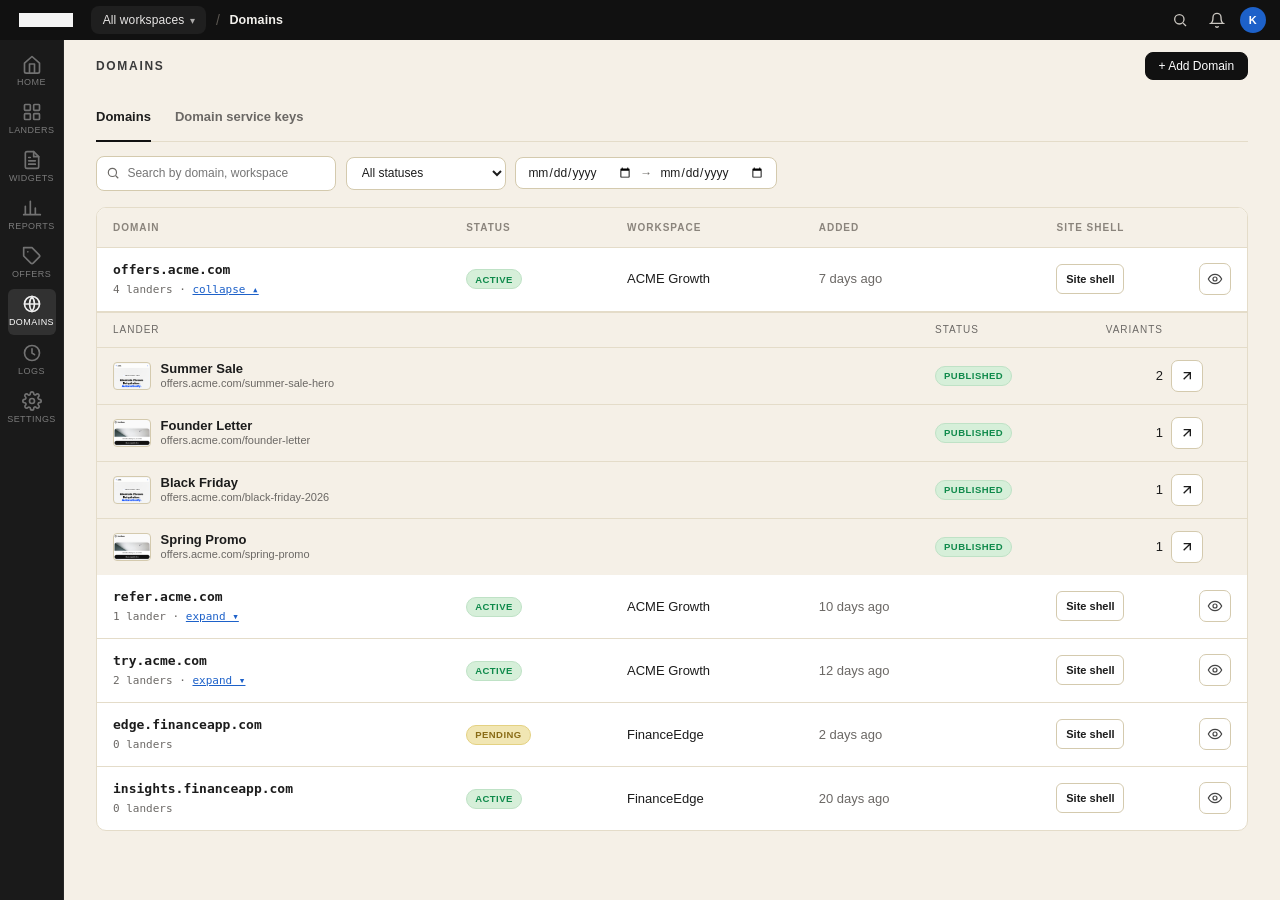
<file: domains.html>
<!DOCTYPE html>
<html lang="en">
<head>
  <meta charset="UTF-8" />
  <meta name="viewport" content="width=device-width, initial-scale=1, viewport-fit=cover" />
  <title>Domains · nexus</title>
  <link rel="stylesheet" href="styles.css" />
</head>
<body>
  <div class="top-strip"></div>
  <div class="shell">
    <aside class="sidebar">
      <a href="index.html" class="brand-tile" title="Home" aria-label="nexus"><img src="img/nexus-logo.svg" alt="nexus" class="brand-tile__img" width="24" height="24" decoding="async" /></a>
      <nav class="nav">
        <a href="index.html"><svg viewBox="0 0 24 24" fill="none" stroke="currentColor" stroke-width="2" stroke-linecap="round" stroke-linejoin="round"><path d="M3 11l9-8 9 8v10a2 2 0 0 1-2 2H5a2 2 0 0 1-2-2z"/><path d="M9 22V12h6v10"/></svg>Home</a>
        <a href="landers.html"><svg viewBox="0 0 24 24" fill="none" stroke="currentColor" stroke-width="2" stroke-linecap="round" stroke-linejoin="round"><rect x="3" y="3" width="7" height="7" rx="1"/><rect x="14" y="3" width="7" height="7" rx="1"/><rect x="3" y="14" width="7" height="7" rx="1"/><rect x="14" y="14" width="7" height="7" rx="1"/></svg>Landers</a>
        <a href="widgets.html"><svg viewBox="0 0 24 24" fill="none" stroke="currentColor" stroke-width="2" stroke-linecap="round" stroke-linejoin="round"><path d="M14 2H6a2 2 0 0 0-2 2v16a2 2 0 0 0 2 2h12a2 2 0 0 0 2-2V8z"/><path d="M14 2v6h6M16 13H8M16 17H8M10 9H8"/></svg>Widgets</a>
        <a href="reports.html"><svg viewBox="0 0 24 24" fill="none" stroke="currentColor" stroke-width="2" stroke-linecap="round" stroke-linejoin="round"><path d="M4 20V10M10 20V4M16 20v-8M22 20H2"/></svg>Reports</a>
        <a href="offers.html"><svg viewBox="0 0 24 24" fill="none" stroke="currentColor" stroke-width="2" stroke-linecap="round" stroke-linejoin="round"><path d="M20.59 13.41l-7.17 7.17a2 2 0 0 1-2.83 0L2 12V2h10l8.59 8.59a2 2 0 0 1 0 2.82z"/><line x1="7" y1="7" x2="7.01" y2="7"/></svg>Offers</a>
        <a href="domains.html" class="is-active" aria-current="page"><svg viewBox="0 0 24 24" fill="none" stroke="currentColor" stroke-width="2" stroke-linecap="round" stroke-linejoin="round"><circle cx="12" cy="12" r="9"/><path d="M3 12h18M12 3a15 15 0 0 1 0 18M12 3a15 15 0 0 0 0 18"/></svg>Domains</a>
        <a href="logs.html"><svg viewBox="0 0 24 24" fill="none" stroke="currentColor" stroke-width="2" stroke-linecap="round" stroke-linejoin="round"><circle cx="12" cy="12" r="9"/><path d="M12 7v5l3 2"/></svg>Logs</a>
        <a href="settings.html" data-nav="settings"><svg viewBox="0 0 24 24" fill="none" stroke="currentColor" stroke-width="2" stroke-linecap="round" stroke-linejoin="round"><circle cx="12" cy="12" r="3"/><path d="M19.4 15a1.7 1.7 0 0 0 .3 1.8l.1.1a2 2 0 1 1-2.8 2.8l-.1-.1a1.7 1.7 0 0 0-1.8-.3 1.7 1.7 0 0 0-1 1.5V21a2 2 0 1 1-4 0v-.1a1.7 1.7 0 0 0-1.1-1.5 1.7 1.7 0 0 0-1.8.3l-.1.1a2 2 0 1 1-2.8-2.8l.1-.1a1.7 1.7 0 0 0 .3-1.8 1.7 1.7 0 0 0-1.5-1H3a2 2 0 1 1 0-4h.1a1.7 1.7 0 0 0 1.5-1.1 1.7 1.7 0 0 0-.3-1.8l-.1-.1a2 2 0 1 1 2.8-2.8l.1.1a1.7 1.7 0 0 0 1.8.3H9a1.7 1.7 0 0 0 1-1.5V3a2 2 0 1 1 4 0v.1a1.7 1.7 0 0 0 1 1.5 1.7 1.7 0 0 0 1.8-.3l.1-.1a2 2 0 1 1 2.8 2.8l-.1.1a1.7 1.7 0 0 0-.3 1.8V9a1.7 1.7 0 0 0 1.5 1H21a2 2 0 1 1 0 4h-.1a1.7 1.7 0 0 0-1.5 1z"/></svg>Settings</a>
      </nav>
      <div class="avatar">K</div>
    </aside>

    <main class="main">
      <div class="page-header">
        <h1>Domains</h1>
        <div class="page-header__right" id="page-header-actions">
          <button class="btn btn--black" id="add-domain-btn">+ Add Domain</button>
        </div>
      </div>

      <div class="page-body" data-tabs="domains-page">
        <div class="tabs">
          <button type="button" class="tab is-active" data-tab="domains">Domains</button>
          <button type="button" class="tab" data-tab="dsk">Domain service keys</button>
        </div>

        <section data-tab-panel="domains">
        <div class="toolbar">
          <div class="search-wrap">
            <svg viewBox="0 0 24 24" fill="none" stroke="currentColor" stroke-width="2"><circle cx="11" cy="11" r="7"/><path d="M21 21l-4.3-4.3"/></svg>
            <input class="input" type="search" id="domains-search" placeholder="Search by domain, workspace" />
          </div>
          <select class="select" id="domains-status-filter" aria-label="Status filter">
            <option value="">All statuses</option>
            <option value="active">Active</option>
            <option value="pending">Pending</option>
          </select>
          <div class="date-range" role="group" aria-label="Date added range">
            <input type="date" class="date-range__input" id="domains-date-from" aria-label="From date" />
            <span class="date-range__sep" aria-hidden="true">→</span>
            <input type="date" class="date-range__input" id="domains-date-to" aria-label="To date" />
          </div>
        </div>
        <div class="card">
          <div class="table-scroll" role="region" aria-label="Domains">
          <table class="table">
            <thead>
              <tr>
                <th>Domain</th>
                <th>Status</th>
                <th>Workspace</th>
                <th>Added</th>
                <!-- 6: H/F renamed to "Site shell" (Header / Footer / CMP). Tooltip clarifies. -->
                <th class="right" title="Shared header, footer, and consent (CMP) markup">Site shell</th>
                <th class="right"></th>
              </tr>
            </thead>
            <tbody id="domains-tbody">
              <tr class="domain-row" data-domain-row data-domain="offers.acme.com" data-workspace="ACME Growth" data-status="active" data-added="2026-04-16">
                <td>
                  <strong class="mono">offers.acme.com</strong>
                  <div class="domain-row__meta">4 landers · <button class="js-domain-toggle" data-target="nested-offers" aria-expanded="true" aria-controls="nested-offers"><span class="js-collapse-label">collapse ▴</span></button></div>
                </td>
                <td><span class="badge badge--active">Active</span></td>
                <td>ACME Growth</td>
                <td class="muted">7 days ago</td>
                <td class="right"><button class="shell-btn js-edit-shell" data-domain="offers.acme.com">Site shell</button></td>
                <td class="right"><button type="button" class="icon-btn js-domain-ns" data-domain="offers.acme.com" title="Show nameservers" aria-label="Show nameservers"><svg viewBox="0 0 24 24" width="16" height="16" fill="none" stroke="currentColor" stroke-width="1.8" stroke-linecap="round" stroke-linejoin="round"><path d="M2 12s3.5-7 10-7 10 7 10 7-3.5 7-10 7S2 12 2 12z"/><circle cx="12" cy="12" r="3"/></svg></button></td>
              </tr>
              <tr><td colspan="6" style="padding:0; border:none;">
                <div class="nested-landers" id="nested-offers">
                  <div class="nested-landers__head"><div>Lander</div><div>Status</div><div class="right">Variants</div><div></div></div>
                  <div class="nested-lander"><div class="lander-cell"><span class="lander-thumb"></span><div class="lander-name"><strong>Summer Sale</strong><small>offers.acme.com/summer-sale-hero</small></div></div><div><span class="badge badge--published">Published</span></div><div class="right">2</div><div><a class="icon-btn" href="landers.html?lander=summer-sale" title="Open in Landers" aria-label="Open Summer Sale in Landers"><svg viewBox="0 0 24 24" fill="none" stroke="currentColor" stroke-width="2"><path d="M7 17L17 7M7 7h10v10"/></svg></a></div></div>
                  <div class="nested-lander"><div class="lander-cell"><span class="lander-thumb"></span><div class="lander-name"><strong>Founder Letter</strong><small>offers.acme.com/founder-letter</small></div></div><div><span class="badge badge--published">Published</span></div><div class="right">1</div><div><a class="icon-btn" href="landers.html?lander=founder-letter" title="Open in Landers" aria-label="Open Founder Letter in Landers"><svg viewBox="0 0 24 24" fill="none" stroke="currentColor" stroke-width="2"><path d="M7 17L17 7M7 7h10v10"/></svg></a></div></div>
                  <div class="nested-lander"><div class="lander-cell"><span class="lander-thumb"></span><div class="lander-name"><strong>Black Friday</strong><small>offers.acme.com/black-friday-2026</small></div></div><div><span class="badge badge--published">Published</span></div><div class="right">1</div><div><a class="icon-btn" href="landers.html?lander=black-friday" title="Open in Landers" aria-label="Open Black Friday in Landers"><svg viewBox="0 0 24 24" fill="none" stroke="currentColor" stroke-width="2"><path d="M7 17L17 7M7 7h10v10"/></svg></a></div></div>
                  <div class="nested-lander"><div class="lander-cell"><span class="lander-thumb"></span><div class="lander-name"><strong>Spring Promo</strong><small>offers.acme.com/spring-promo</small></div></div><div><span class="badge badge--published">Published</span></div><div class="right">1</div><div><a class="icon-btn" href="landers.html?lander=spring-promo" title="Open in Landers" aria-label="Open Spring Promo in Landers"><svg viewBox="0 0 24 24" fill="none" stroke="currentColor" stroke-width="2"><path d="M7 17L17 7M7 7h10v10"/></svg></a></div></div>
                </div>
              </td></tr>

              <tr class="domain-row" data-domain-row data-domain="refer.acme.com" data-workspace="ACME Growth" data-status="active" data-added="2026-04-13">
                <td><strong class="mono">refer.acme.com</strong>
                  <div class="domain-row__meta">1 lander · <button class="js-domain-toggle" data-target="nested-refer" aria-expanded="false" aria-controls="nested-refer"><span class="js-collapse-label">expand ▾</span></button></div>
                </td>
                <td><span class="badge badge--active">Active</span></td>
                <td>ACME Growth</td>
                <td class="muted">10 days ago</td>
                <td class="right"><button class="shell-btn js-edit-shell" data-domain="refer.acme.com">Site shell</button></td>
                <td class="right"><button type="button" class="icon-btn js-domain-ns" data-domain="refer.acme.com" title="Show nameservers" aria-label="Show nameservers"><svg viewBox="0 0 24 24" width="16" height="16" fill="none" stroke="currentColor" stroke-width="1.8" stroke-linecap="round" stroke-linejoin="round"><path d="M2 12s3.5-7 10-7 10 7 10 7-3.5 7-10 7S2 12 2 12z"/><circle cx="12" cy="12" r="3"/></svg></button></td>
              </tr>
              <tr><td colspan="6" style="padding:0; border:none;"><div class="nested-landers" id="nested-refer" hidden></div></td></tr>

              <tr class="domain-row" data-domain-row data-domain="try.acme.com" data-workspace="ACME Growth" data-status="active" data-added="2026-04-11">
                <td><strong class="mono">try.acme.com</strong>
                  <div class="domain-row__meta">2 landers · <button class="js-domain-toggle" data-target="nested-try" aria-expanded="false" aria-controls="nested-try"><span class="js-collapse-label">expand ▾</span></button></div>
                </td>
                <td><span class="badge badge--active">Active</span></td>
                <td>ACME Growth</td>
                <td class="muted">12 days ago</td>
                <td class="right"><button class="shell-btn js-edit-shell" data-domain="try.acme.com">Site shell</button></td>
                <td class="right"><button type="button" class="icon-btn js-domain-ns" data-domain="try.acme.com" title="Show nameservers" aria-label="Show nameservers"><svg viewBox="0 0 24 24" width="16" height="16" fill="none" stroke="currentColor" stroke-width="1.8" stroke-linecap="round" stroke-linejoin="round"><path d="M2 12s3.5-7 10-7 10 7 10 7-3.5 7-10 7S2 12 2 12z"/><circle cx="12" cy="12" r="3"/></svg></button></td>
              </tr>
              <tr><td colspan="6" style="padding:0; border:none;"><div class="nested-landers" id="nested-try" hidden></div></td></tr>

              <tr class="domain-row" data-domain-row data-domain="edge.financeapp.com" data-workspace="FinanceEdge" data-status="pending" data-added="2026-04-21">
                <td><strong class="mono">edge.financeapp.com</strong>
                  <div class="domain-row__meta">0 landers</div>
                </td>
                <td><span class="badge badge--pending">Pending</span></td>
                <td>FinanceEdge</td>
                <td class="muted">2 days ago</td>
                <td class="right"><button class="shell-btn js-edit-shell" data-domain="edge.financeapp.com">Site shell</button></td>
                <td class="right"><button type="button" class="icon-btn js-domain-ns" data-domain="edge.financeapp.com" title="Show nameservers" aria-label="Show nameservers"><svg viewBox="0 0 24 24" width="16" height="16" fill="none" stroke="currentColor" stroke-width="1.8" stroke-linecap="round" stroke-linejoin="round"><path d="M2 12s3.5-7 10-7 10 7 10 7-3.5 7-10 7S2 12 2 12z"/><circle cx="12" cy="12" r="3"/></svg></button></td>
              </tr>
              <tr class="domain-row" data-domain-row data-domain="insights.financeapp.com" data-workspace="FinanceEdge" data-status="active" data-added="2026-04-03">
                <td><strong class="mono">insights.financeapp.com</strong>
                  <div class="domain-row__meta">0 landers</div>
                </td>
                <td><span class="badge badge--active">Active</span></td>
                <td>FinanceEdge</td>
                <td class="muted">20 days ago</td>
                <td class="right"><button class="shell-btn js-edit-shell" data-domain="insights.financeapp.com">Site shell</button></td>
                <td class="right"><button type="button" class="icon-btn js-domain-ns" data-domain="insights.financeapp.com" title="Show nameservers" aria-label="Show nameservers"><svg viewBox="0 0 24 24" width="16" height="16" fill="none" stroke="currentColor" stroke-width="1.8" stroke-linecap="round" stroke-linejoin="round"><path d="M2 12s3.5-7 10-7 10 7 10 7-3.5 7-10 7S2 12 2 12z"/><circle cx="12" cy="12" r="3"/></svg></button></td>
              </tr>
            </tbody>
          </table>
          </div>
        </div>
        </section>

        <section data-tab-panel="dsk" hidden>
          <div class="card">
            <div class="toolbar" style="padding-top:0.5rem;">
              <p class="muted" style="margin:0; flex:1; font-size:12px;">Provider credentials for DNS/CDN automation. Prototype — nothing is persisted.</p>
              <button type="button" class="btn btn--black" id="dsk-add-btn">+ Add key</button>
            </div>
            <div class="table-scroll" role="region" aria-label="Domain service keys">
              <table class="table table--dsk" id="dsk-table">
                <thead>
                  <tr>
                    <th>Name</th>
                    <th>Provider</th>
                    <th>Email</th>
                    <th>Created</th>
                    <th class="right">Actions</th>
                  </tr>
                </thead>
                <tbody id="dsk-body"></tbody>
              </table>
            </div>
          </div>
        </section>
      </div>
    </main>
  </div>

  <!-- Site shell: right drawer + preview (see site-shell.js) -->

  <!-- DSK: add / edit (same dialog, mode) — improved UI -->
  <dialog class="modal modal--dsk-pro" id="dialog-dsk-form">
    <form method="dialog" class="modal__inner" id="form-dsk">
      <div class="dskp__head">
        <div class="dskp__icon" aria-hidden="true">
          <svg viewBox="0 0 24 24" fill="none" stroke="currentColor" stroke-width="1.8" stroke-linecap="round" stroke-linejoin="round"><circle cx="8" cy="15" r="4"/><path d="M10.8 12.2L20 3M16 7l3 3M14 9l3 3"/></svg>
        </div>
        <div class="dskp__head-text">
          <div class="dskp__eyebrow">Domain service keys</div>
          <h2 class="dskp__title" id="dsk-form-title">Add a new key</h2>
          <p class="dskp__sub" id="dsk-form-hint">Connect a DNS / CDN provider so nexus can publish, verify, and route traffic for your domains.</p>
        </div>
        <button type="button" class="dskp__x" data-close-dialog aria-label="Close">
          <svg viewBox="0 0 24 24" fill="none" stroke="currentColor" stroke-width="2" stroke-linecap="round" stroke-linejoin="round"><path d="M6 6l12 12M18 6L6 18"/></svg>
        </button>
      </div>

      <div class="dskp__body">
        <input type="hidden" id="dsk-edit-id" value="" />

        <div class="dskp__field">
          <div class="dskp__label">Name <span class="dskp__opt">visible to your team</span></div>
          <input class="dskp__input" type="text" id="dsk-name" required placeholder="e.g. Production Cloudflare" autocomplete="off" />
        </div>

        <div class="dskp__row dskp__row--2">
          <div class="dskp__field">
            <div class="dskp__label">Provider</div>
            <select class="dskp__select" id="dsk-provider" required>
              <option value="">Select provider…</option>
              <option value="Cloudflare">Cloudflare</option>
              <option value="AWS Route 53">AWS Route 53</option>
              <option value="GoDaddy">GoDaddy</option>
              <option value="Google Cloud DNS">Google Cloud DNS</option>
              <option value="Namecheap">Namecheap</option>
              <option value="Other">Other</option>
            </select>
          </div>
          <div class="dskp__field">
            <div class="dskp__label">Owner email</div>
            <input class="dskp__input" type="email" id="dsk-email" required placeholder="ops@company.com" autocomplete="email" />
          </div>
        </div>

        <div class="dskp__field" id="dsk-token-wrap">
          <div class="dskp__label">
            API token
            <span class="dskp__opt"><a href="https://www.youtube.com/watch?v=01ijKtbfcuQ" id="dsk-token-help" target="_blank" rel="noopener">How to find it</a></span>
          </div>
          <div class="dskp__token">
            <input id="dsk-api-token" type="password" placeholder="Paste API token" autocomplete="new-password" />
            <button type="button" class="dskp__token-btn" id="dsk-token-paste" title="Paste from clipboard">
              <svg viewBox="0 0 24 24" fill="none" stroke="currentColor" stroke-width="1.8" stroke-linecap="round" stroke-linejoin="round"><rect x="9" y="3" width="6" height="3" rx="1"/><path d="M9 4H6a2 2 0 00-2 2v13a2 2 0 002 2h12a2 2 0 002-2V6a2 2 0 00-2-2h-3"/></svg>
              Paste
            </button>
            <button type="button" class="dskp__token-btn" id="dsk-token-toggle" aria-pressed="false">
              <svg viewBox="0 0 24 24" fill="none" stroke="currentColor" stroke-width="1.8" stroke-linecap="round" stroke-linejoin="round"><path d="M2 12s3.5-7 10-7 10 7 10 7-3.5 7-10 7S2 12 2 12z"/><circle cx="12" cy="12" r="3"/></svg>
              <span data-token-toggle-label>Show</span>
            </button>
          </div>
          <div class="dskp__hint" id="dsk-token-hint">Stored encrypted at rest.</div>
        </div>

        <div class="dskp__test-row" id="dsk-test-row" hidden>
          <svg viewBox="0 0 24 24" width="14" height="14" fill="none" stroke="var(--green)" stroke-width="2" stroke-linecap="round" stroke-linejoin="round"><path d="M4 12l5 5L20 6"/></svg>
          <span id="dsk-test-msg">Authenticated · 4 zones detected</span>
          <span class="dskp__pill dskp__pill--ok">
            <svg viewBox="0 0 24 24" fill="none" stroke="currentColor" stroke-width="2" stroke-linecap="round" stroke-linejoin="round"><path d="M4 12l5 5L20 6"/></svg>
            Verified
          </span>
        </div>
      </div>

      <div class="dskp__foot">
        <div class="dskp__foot-spacer"></div>
        <button type="button" class="dskp__b" id="dsk-test-btn">
          <svg viewBox="0 0 24 24" fill="none" stroke="currentColor" stroke-width="1.8" stroke-linecap="round" stroke-linejoin="round"><path d="M13 2L4 14h7l-1 8 9-12h-7l1-8z"/></svg>
          Test connection
        </button>
        <button type="submit" class="dskp__b dskp__b--primary" id="dsk-form-save">Save key</button>
      </div>
    </form>
  </dialog>

  <!-- DSK: DNS records — improved UI -->
  <dialog class="modal modal--dns-pro" id="dialog-dsk-dns">
    <div class="modal__inner">
      <div class="dnsp__head">
        <h2 class="dnsp__title">Domain Nameservers</h2>
        <button type="button" class="dskp__x" data-close-dialog aria-label="Close">
          <svg viewBox="0 0 24 24" fill="none" stroke="currentColor" stroke-width="2" stroke-linecap="round" stroke-linejoin="round"><path d="M6 6l12 12M18 6L6 18"/></svg>
        </button>
      </div>

      <div class="dnsp__body">
        <p class="dnsp__intro" id="dsk-dns-hint">Please login to the registrar where you purchased the domain (Namecheap, GoDaddy, etc) and change the name server records to point to the ones listed below.</p>

        <div class="rec-list" id="dsk-dns-body"></div>

        <div class="dnsp__help">
          <div class="dnsp__help-title">Need help with name servers? Checkout the articles below</div>
          <div class="dnsp__help-row"><span>GoDaddy:</span><a href="https://www.godaddy.com/help/change-nameservers-for-my-domains-664" target="_blank" rel="noopener">How to change GoDaddy nameservers</a></div>
          <div class="dnsp__help-row"><span>Namecheap:</span><a href="https://www.namecheap.com/support/knowledgebase/article.aspx/767/10/how-to-change-dns-for-a-domain" target="_blank" rel="noopener">How to change Namecheap nameservers</a></div>
        </div>
      </div>

      <div class="dnsp__foot">
        <div class="dnsp__foot-left">
          <svg viewBox="0 0 24 24" fill="none" stroke="currentColor" stroke-width="1.8" stroke-linecap="round" stroke-linejoin="round"><circle cx="12" cy="12" r="9"/><path d="M12 11v5M12 8h.01"/></svg>
          Sample records — prototype only.
        </div>
        <div class="dnsp__foot-right">
          <button type="button" class="dskp__b dskp__b--primary" data-close-dialog>Done</button>
        </div>
      </div>
    </div>
  </dialog>

  <dialog class="modal" id="dialog-dsk-delete">
    <div class="modal__inner">
      <div class="modal__header">
        <div>
          <h2 class="modal__title">Delete this key?</h2>
          <p class="modal__hint" id="dsk-delete-msg"></p>
        </div>
        <button type="button" class="modal__close" data-close-dialog aria-label="Close">✕</button>
      </div>
      <div class="modal__actions">
        <button type="button" class="btn" data-close-dialog>Cancel</button>
        <button type="button" class="btn btn--black" id="dsk-delete-confirm">Delete</button>
      </div>
    </div>
  </dialog>

  <!-- Add Domain dialog -->
  <dialog class="modal modal--dsk-pro" id="dialog-add-domain">
    <form method="dialog" class="modal__inner" id="form-add-domain" autocomplete="off">
      <div class="dskp__head">
        <div class="dskp__icon" aria-hidden="true">
          <svg viewBox="0 0 24 24" fill="none" stroke="currentColor" stroke-width="1.8" stroke-linecap="round" stroke-linejoin="round"><circle cx="12" cy="12" r="9"/><path d="M3 12h18M12 3a15 15 0 0 1 0 18M12 3a15 15 0 0 0 0 18"/></svg>
        </div>
        <div class="dskp__head-text">
          <div class="dskp__eyebrow">Domains</div>
          <h2 class="dskp__title">Add a domain</h2>
          <p class="dskp__sub">Connect a domain to this workspace, then point its nameservers to Nexus. Pick a service key to automate DNS.</p>
        </div>
        <button type="button" class="dskp__x" data-close-dialog aria-label="Close">
          <svg viewBox="0 0 24 24" fill="none" stroke="currentColor" stroke-width="2" stroke-linecap="round" stroke-linejoin="round"><path d="M6 6l12 12M18 6L6 18"/></svg>
        </button>
      </div>

      <div class="dskp__body">
        <div class="dskp__field">
          <div class="dskp__label">Domain name</div>
          <input class="dskp__input" type="text" id="add-domain-name" required placeholder="e.g. promo.acme.com" autocomplete="off" />
          <div class="dskp__hint" id="add-domain-name-err" hidden style="color:#a31a1a">Enter a valid domain like <strong>promo.acme.com</strong> (no http://, no path).</div>
        </div>

        <div class="dskp__row dskp__row--2">
          <div class="dskp__field">
            <div class="dskp__label">Workspace</div>
            <select class="dskp__select" id="add-domain-ws">
              <option>All workspaces</option>
              <option>ACME Growth</option>
              <option>FinanceEdge</option>
            </select>
          </div>
          <div class="dskp__field">
            <div class="dskp__label">Service key <span class="dskp__opt">required for DNS automation</span></div>
            <select class="dskp__select" id="add-domain-key" required>
              <option value="">Select a service key…</option>
            </select>
            <div class="dskp__hint" id="add-domain-key-err" hidden style="color:#a31a1a">Pick a service key to continue.</div>
          </div>
        </div>
      </div>

      <div class="dskp__foot">
        <div class="dskp__foot-spacer"></div>
        <button type="button" class="dskp__b dskp__b--ghost" data-close-dialog>Cancel</button>
        <button type="submit" class="dskp__b dskp__b--primary">Add domain</button>
      </div>
    </form>
  </dialog>

  <script src="app.js"></script>
  <script src="site-shell.js"></script>
  <script src="thumbs.js"></script>
  <script>
    // --- Add Domain dialog ---
    (function () {
      var openBtn = document.getElementById("add-domain-btn");
      var dlg = document.getElementById("dialog-add-domain");
      if (!openBtn || !dlg) return;
      var form = document.getElementById("form-add-domain");
      var nameIn = document.getElementById("add-domain-name");
      var wsIn = document.getElementById("add-domain-ws");
      var keyIn = document.getElementById("add-domain-key");
      var nameErr = document.getElementById("add-domain-name-err");
      var keyErr = document.getElementById("add-domain-key-err");
      var tbody = document.getElementById("domains-tbody");

      function populateKeys() {
        var keys = window.__dskKeys || [];
        keyIn.innerHTML = '<option value="">Select a service key…</option>' +
          keys.map(function (k) {
            return '<option value="' + k.id + '">' + k.name + " · " + (k.provider || "—") + '</option>';
          }).join("");
      }

      function open() {
        populateKeys();
        nameIn.value = "";
        wsIn.value = "All workspaces";
        keyIn.value = "";
        nameErr.hidden = true;
        keyErr.hidden = true;
        nameIn.removeAttribute("aria-invalid");
        dlg.showModal();
        setTimeout(function () { nameIn.focus(); }, 30);
      }
      openBtn.addEventListener("click", open);

      function normalizeDomain(v) {
        return String(v || "").trim().toLowerCase()
          .replace(/^https?:\/\//, "").replace(/\/.*$/, "").replace(/\s+/g, "");
      }

      form.addEventListener("submit", function (e) {
        e.preventDefault();
        var domain = normalizeDomain(nameIn.value);
        var valid = /^([a-z0-9-]+\.)+[a-z]{2,}$/.test(domain);
        if (!valid) {
          nameErr.hidden = false;
          nameIn.setAttribute("aria-invalid", "true");
          nameIn.focus();
          return;
        }
        var ws = wsIn.value;
        var keyId = keyIn.value;
        if (!keyId) {
          keyErr.hidden = false;
          keyIn.focus();
          return;
        }
        keyErr.hidden = true;
        var keyName = keyId ? (keyIn.options[keyIn.selectedIndex].text) : "";

        var tr = document.createElement("tr");
        tr.className = "domain-row";
        tr.setAttribute("data-domain-row", "");
        tr.setAttribute("data-domain", domain);
        tr.setAttribute("data-workspace", ws);
        tr.setAttribute("data-status", "pending");
        tr.setAttribute("data-added", new Date().toISOString().slice(0, 10));
        tr.innerHTML =
          '<td><strong class="mono">' + domain + '</strong>' +
            '<div class="domain-row__meta">0 landers' + (keyName ? ' · <span class="muted">key: ' + keyName + '</span>' : '') + '</div>' +
          '</td>' +
          '<td><span class="badge badge--pending">Pending</span></td>' +
          '<td>' + ws + '</td>' +
          '<td class="muted">just now</td>' +
          '<td class="right"><button class="shell-btn js-edit-shell" data-domain="' + domain + '">Site shell</button></td>' +
          '<td class="right"><button type="button" class="icon-btn js-domain-ns" data-domain="' + domain + '" title="Show nameservers" aria-label="Show nameservers"><svg viewBox="0 0 24 24" width="16" height="16" fill="none" stroke="currentColor" stroke-width="1.8" stroke-linecap="round" stroke-linejoin="round"><path d="M2 12s3.5-7 10-7 10 7 10 7-3.5 7-10 7S2 12 2 12z"/><circle cx="12" cy="12" r="3"/></svg></button></td>';
        tbody.insertBefore(tr, tbody.firstChild);
        tr.style.background = "var(--brand-soft)";
        setTimeout(function () { tr.style.transition = "background 0.6s"; tr.style.background = ""; }, 400);

        dlg.close();
      });
    })();

    // --- Hide "Add Domain" button on DSK tab ---
    (function () {
      var btn = document.getElementById("add-domain-btn");
      var tabs = document.querySelectorAll('[data-tabs="domains-page"] .tab');
      if (!btn || !tabs.length) return;
      function sync() {
        var active = document.querySelector('[data-tabs="domains-page"] .tab.is-active');
        var key = active ? active.getAttribute("data-tab") : "domains";
        btn.style.display = key === "dsk" ? "none" : "";
      }
      tabs.forEach(function (t) { t.addEventListener("click", function () { setTimeout(sync, 0); }); });
      sync();
    })();

    // --- Domains tab: search + status + date-added filters ---
    (function () {
      var rows = document.querySelectorAll("tr[data-domain-row]");
      if (!rows.length) return;
      var search = document.getElementById("domains-search");
      var stat   = document.getElementById("domains-status-filter");
      var fromEl = document.getElementById("domains-date-from");
      var toEl   = document.getElementById("domains-date-to");

      function apply() {
        var q  = (search && search.value || "").trim().toLowerCase();
        var sv = stat && stat.value || "";
        var fromD = fromEl && fromEl.value ? new Date(fromEl.value) : null;
        var toD   = toEl   && toEl.value   ? new Date(toEl.value)   : null;

        rows.forEach(function (r) {
          var dom  = (r.getAttribute("data-domain") || "").toLowerCase();
          var ws   = (r.getAttribute("data-workspace") || "").toLowerCase();
          var st   = r.getAttribute("data-status") || "";
          var addS = r.getAttribute("data-added") || "";
          var addD = addS ? new Date(addS) : null;
          var keep = true;
          if (q && dom.indexOf(q) === -1 && ws.indexOf(q) === -1) keep = false;
          if (sv && st !== sv) keep = false;
          if (fromD && addD && addD < fromD) keep = false;
          if (toD && addD && addD.getTime() > toD.getTime() + 86399999) keep = false;
          r.hidden = !keep;
          // Hide the sibling nested-landers row (if any) alongside the domain row.
          var next = r.nextElementSibling;
          if (next && next.querySelector(".nested-landers")) next.hidden = !keep;
        });
      }

      if (search) search.addEventListener("input", apply);
      if (stat)   stat.addEventListener("change", apply);
      if (fromEl) fromEl.addEventListener("change", apply);
      if (toEl)   toEl.addEventListener("change", apply);
    })();

    // --- Domain service keys (prototype CRUD) ---
    (function () {
      var body = document.getElementById("dsk-body");
      var formDlg = document.getElementById("dialog-dsk-form");
      var formTitle = document.getElementById("dsk-form-title");
      var formHint = document.getElementById("dsk-form-hint");
      var editId = document.getElementById("dsk-edit-id");
      var nameIn = document.getElementById("dsk-name");
      var provIn = document.getElementById("dsk-provider");
      var emailIn = document.getElementById("dsk-email");
      var tokenIn = document.getElementById("dsk-api-token");
      var tokenHint = document.getElementById("dsk-token-hint");
      var dnsDlg = document.getElementById("dialog-dsk-dns");
      var dnsBody = document.getElementById("dsk-dns-body");
      var dnsHint = document.getElementById("dsk-dns-hint");
      var delDlg = document.getElementById("dialog-dsk-delete");
      var delMsg = document.getElementById("dsk-delete-msg");
      var delPending = null;

      var keys = [
        { id: "k1", name: "Production CF", provider: "Cloudflare", email: "ops@acme.com", prefix: "cf_api_a3f9", created: "Mar 2, 2026", lastUsed: "2h ago" },
        { id: "k2", name: "Route53 prod", provider: "AWS Route 53", email: "infra@acme.com", prefix: "AKIA8b21", created: "Jan 18, 2026", lastUsed: "1d ago" },
        { id: "k3", name: "Marketing DNS", provider: "GoDaddy", email: "marketing@acme.com", prefix: "gd_key_ee02", created: "Apr 1, 2026", lastUsed: "—" }
      ];
      window.__dskKeys = keys;

      function render() {
        if (!body) return;
        body.innerHTML = "";
        keys.forEach(function (k) {
          var tr = document.createElement("tr");
          tr.innerHTML =
            "<td><button type=\"button\" class=\"dsk-row-name js-dsk-edit\" data-id=\"" +
            k.id +
            "\" title=\"Edit key\"><strong>" +
            escapeHtml(k.name) +
            "</strong></button></td>" +
            "<td>" + escapeHtml(k.provider || "—") + "</td>" +
            "<td class=\"muted\">" + escapeHtml(k.email || "—") + "</td>" +
            "<td class=\"muted\">" + escapeHtml(k.created) + "</td>" +
            "<td class=\"right\"><div class=\"actions table--dsk-actions\">" +
            "<button type=\"button\" class=\"icon-btn js-dsk-del\" data-id=\"" + k.id + "\" title=\"Delete\" aria-label=\"Delete\">" +
              "<svg viewBox=\"0 0 24 24\" width=\"16\" height=\"16\" fill=\"none\" stroke=\"currentColor\" stroke-width=\"1.8\" stroke-linecap=\"round\" stroke-linejoin=\"round\"><path d=\"M4 7h16M10 11v6M14 11v6M6 7l1 13a2 2 0 0 0 2 2h6a2 2 0 0 0 2-2l1-13M9 7V4a1 1 0 0 1 1-1h4a1 1 0 0 1 1 1v3\"/></svg>" +
            "</button>" +
            "</div></td>";
          body.appendChild(tr);
        });
      }

      function escapeHtml(s) {
        return String(s).replace(/&/g, "&amp;").replace(/</g, "&lt;").replace(/\"/g, "&quot;");
      }

      function openDnsRecords(domain) {
        if (!dnsDlg || !dnsBody) return;
        dnsHint.textContent =
          "Please login to the registrar where you purchased the domain (Namecheap, GoDaddy, etc) and change the name server records to point to the ones listed below.";
        var nses = ["london.ns.cloudflare.com", "reston.ns.cloudflare.com"];
        dnsBody.innerHTML = nses
          .map(function (ns) {
            return (
              "<div class=\"rec rec--ns\">" +
                "<div class=\"rec__value\" title=\"" + escapeHtml(ns) + "\">" + escapeHtml(ns) + "</div>" +
                "<button type=\"button\" class=\"rec__copy js-rec-copy\" data-copy=\"" + escapeHtml(ns) + "\">Copy</button>" +
              "</div>"
            );
          })
          .join("");
        dnsBody.setAttribute("data-records", JSON.stringify(nses));
        dnsDlg.showModal();
      }

      // Robust copy that works inside <dialog> and sandboxed iframes
      function copyText(text, anchorEl) {
        if (!text) return Promise.resolve(false);
        if (navigator.clipboard && window.isSecureContext) {
          return navigator.clipboard.writeText(text).then(function () { return true; }).catch(function () { return execCopy(text, anchorEl); });
        }
        return Promise.resolve(execCopy(text, anchorEl));
      }
      function execCopy(text, anchorEl) {
        try {
          var ta = document.createElement("textarea");
          ta.value = text;
          ta.setAttribute("readonly", "");
          ta.style.position = "fixed";
          ta.style.opacity = "0";
          ta.style.left = "0";
          ta.style.top = "0";
          (anchorEl && anchorEl.ownerDocument ? anchorEl.ownerDocument.body : document.body).appendChild(ta);
          ta.focus();
          ta.select();
          ta.setSelectionRange(0, ta.value.length);
          var ok = document.execCommand("copy");
          ta.remove();
          return ok;
        } catch (e) { return false; }
      }

      // Per-row copy + Copy all
      if (dnsBody) {
        dnsBody.addEventListener("click", function (e) {
          var b = e.target.closest(".js-rec-copy");
          if (!b) return;
          var v = b.getAttribute("data-copy") || "";
          copyText(v, b);
          var orig = b.innerHTML;
          b.classList.add("rec__copy--done");
          b.innerHTML = "<svg viewBox=\"0 0 24 24\" width=\"13\" height=\"13\" fill=\"none\" stroke=\"currentColor\" stroke-width=\"2\" stroke-linecap=\"round\" stroke-linejoin=\"round\"><path d=\"M4 12l5 5L20 6\"/></svg> Copied";
          setTimeout(function () { b.classList.remove("rec__copy--done"); b.innerHTML = orig; }, 1400);
        });
      }
      var copyAllBtn = document.getElementById("dsk-dns-copy-all");
      if (copyAllBtn) {
        copyAllBtn.addEventListener("click", function () {
          var raw = dnsBody.getAttribute("data-records");
          if (!raw) return;
          var recs = JSON.parse(raw);
          var text = (Array.isArray(recs) ? recs : []).map(function (r) {
            return typeof r === "string" ? r : (r.value || "");
          }).join("\n");
          if (navigator.clipboard && window.isSecureContext) {
            navigator.clipboard.writeText(text).catch(function () { execCopy(text, copyAllBtn); });
          } else { execCopy(text, copyAllBtn); }
          var label = copyAllBtn.innerHTML;
          copyAllBtn.innerHTML = "<svg viewBox=\"0 0 24 24\" width=\"13\" height=\"13\" fill=\"none\" stroke=\"currentColor\" stroke-width=\"2\" stroke-linecap=\"round\" stroke-linejoin=\"round\"><path d=\"M4 12l5 5L20 6\"/></svg> Copied all";
          setTimeout(function () { copyAllBtn.innerHTML = label; }, 1400);
        });
      }

      // Token show/hide + paste + test connection (DSK form)
      var tokToggle = document.getElementById("dsk-token-toggle");
      if (tokToggle) {
        tokToggle.addEventListener("click", function () {
          var showing = tokenIn.type === "text";
          tokenIn.type = showing ? "password" : "text";
          tokToggle.setAttribute("aria-pressed", String(!showing));
          var lbl = tokToggle.querySelector("[data-token-toggle-label]");
          if (lbl) lbl.textContent = showing ? "Show" : "Hide";
        });
      }
      var tokPaste = document.getElementById("dsk-token-paste");
      if (tokPaste) {
        tokPaste.addEventListener("click", function () {
          if (!navigator.clipboard || !navigator.clipboard.readText) return;
          navigator.clipboard.readText().then(function (t) {
            if (t) { tokenIn.value = t; tokenIn.removeAttribute("aria-invalid"); }
          }).catch(function(){});
        });
      }
      var testBtn = document.getElementById("dsk-test-btn");
      var testRow = document.getElementById("dsk-test-row");
      var testMsg = document.getElementById("dsk-test-msg");
      if (testBtn) {
        testBtn.addEventListener("click", function () {
          if (!tokenIn.value.trim() && !editId.value) { tokenIn.focus(); return; }
          var label = testBtn.innerHTML;
          testBtn.disabled = true;
          testBtn.innerHTML = "Testing…";
          setTimeout(function () {
            testBtn.disabled = false;
            testBtn.innerHTML = label;
            if (testRow && testMsg) {
              testMsg.innerHTML = "Authenticated as <strong style=\"color:var(--text)\">" + escapeHtml(emailIn.value || "ops@company.com") + "</strong> · 4 zones detected";
              testRow.hidden = false;
            }
          }, 700);
        });
      }

      function tokenPrefixFromInput(raw) {
        var s = String(raw || "").trim();
        if (!s) return "";
        return s.length <= 12 ? s : s.slice(0, 12);
      }

      function openAdd() {
        editId.value = "";
        formTitle.textContent = "Add a new key";
        formHint.textContent = "Connect a DNS / CDN provider so nexus can publish, verify, and route traffic for your domains.";
        nameIn.value = "";
        provIn.value = "";
        emailIn.value = "";
        tokenIn.value = "";
        tokenIn.type = "password";
        tokenIn.required = true;
        tokenIn.removeAttribute("aria-invalid");
        tokenHint.textContent = "Stored encrypted at rest.";
        if (testRow) testRow.hidden = true;
        formDlg.showModal();
      }

      function openEdit(id) {
        var k = keys.find(function (x) { return x.id === id; });
        if (!k) return;
        editId.value = id;
        formTitle.textContent = "Edit key";
        formHint.textContent = "Update name, provider, or contact. Leave API token blank to keep the current token.";
        nameIn.value = k.name;
        provIn.value = k.provider || "";
        emailIn.value = k.email || "";
        tokenIn.value = "";
        tokenIn.type = "password";
        tokenIn.required = false;
        tokenHint.textContent = "Leave blank to keep existing token. Enter a new value to rotate.";
        if (testRow) testRow.hidden = true;
        formDlg.showModal();
      }

      document.getElementById("dsk-add-btn").addEventListener("click", openAdd);

      document.getElementById("form-dsk").addEventListener("submit", function (e) {
        e.preventDefault();
        var id = editId.value;
        var nm = nameIn.value.trim();
        var pv = provIn.value;
        var em = emailIn.value.trim();
        var tok = tokenIn.value;
        if (!nm || !pv || !em) return;
        if (!id && !tok.trim()) {
          tokenIn.focus();
          tokenIn.setAttribute("aria-invalid", "true");
          return;
        }
        if (id) {
          var kk = keys.find(function (x) { return x.id === id; });
          if (kk) {
            kk.name = nm;
            kk.provider = pv;
            kk.email = em;
            var pre = tokenPrefixFromInput(tok);
            if (pre) kk.prefix = pre;
          }
        } else {
          var prefix = tokenPrefixFromInput(tok) || ("tok_" + Math.random().toString(36).slice(2, 8));
          keys.push({
            id: "k" + Date.now(),
            name: nm,
            provider: pv,
            email: em,
            prefix: prefix,
            created: new Date().toLocaleDateString(undefined, { year: "numeric", month: "short", day: "numeric" }),
            lastUsed: "—"
          });
        }
        formDlg.close();
        render();
      });

      document.addEventListener("click", function (e) {
        var ns = e.target.closest(".js-domain-ns");
        if (ns) { openDnsRecords(ns.getAttribute("data-domain")); return; }
      });
      document.getElementById("dsk-body").addEventListener("click", function (e) {
        var t = e.target.closest(".js-dsk-dns");
        if (t) {
          openDnsRecords(t.getAttribute("data-id"));
          return;
        }
        t = e.target.closest(".js-dsk-edit");
        if (t) {
          openEdit(t.getAttribute("data-id"));
          return;
        }
        t = e.target.closest(".js-dsk-del");
        if (t) {
          delPending = t.getAttribute("data-id");
          var kk = keys.find(function (x) { return x.id === delPending; });
          delMsg.textContent = kk
            ? "This will remove \"" +
              kk.name +
              "\" (" +
              (kk.provider || "provider") +
              ", " +
              (kk.email || "—") +
              "). DNS automation that relies on this key will stop working."
            : "";
          delDlg.showModal();
        }
      });

      document.getElementById("dsk-delete-confirm").addEventListener("click", function () {
        keys = keys.filter(function (x) { return x.id !== delPending; });
        delDlg.close();
        delPending = null;
        render();
      });

      render();
    })();
  </script>
</body>
</html>
</file>
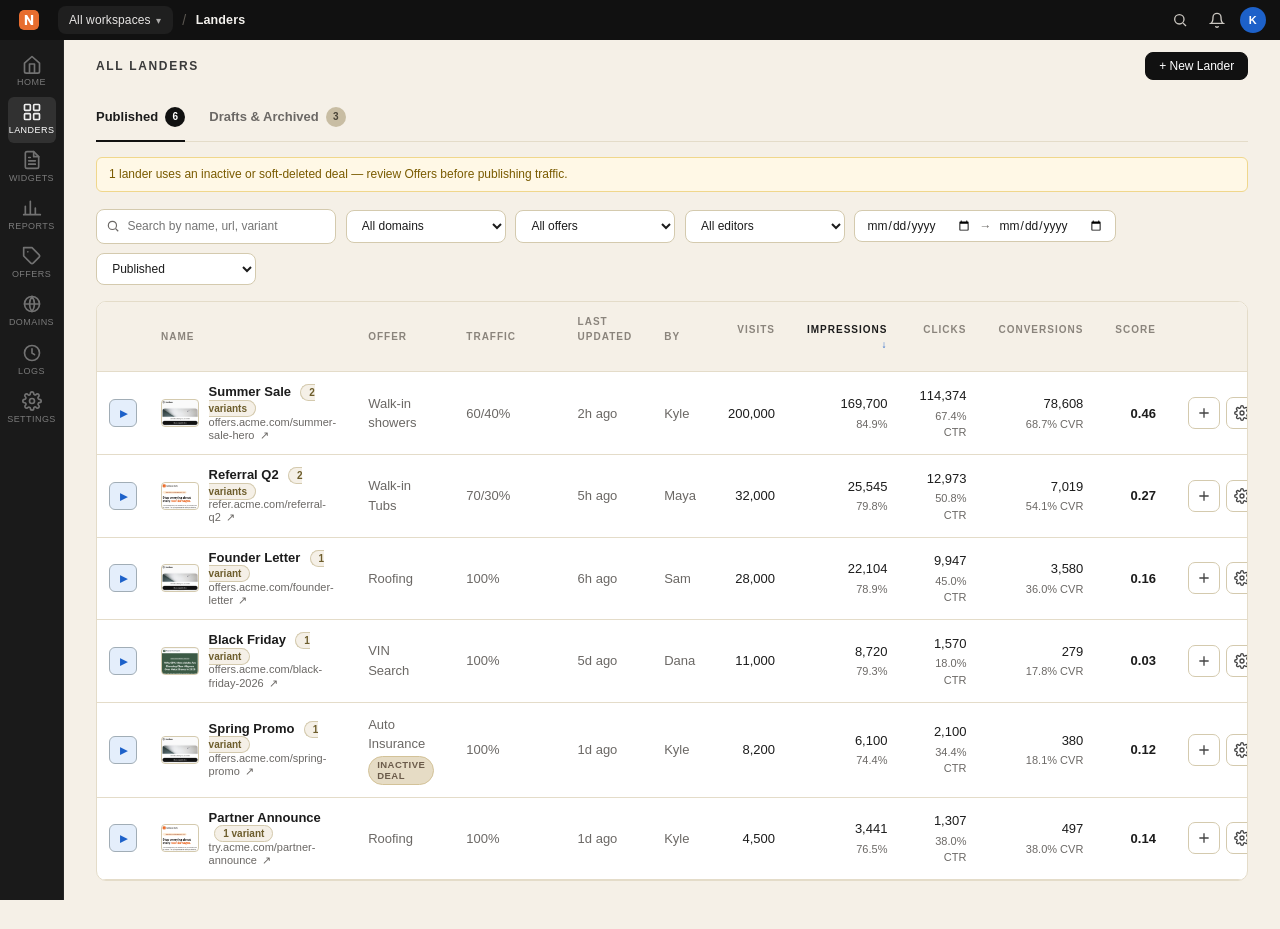
<file: landers.html>
<!DOCTYPE html>
<html lang="en">
<head>
  <meta charset="UTF-8" />
  <meta name="viewport" content="width=device-width, initial-scale=1, viewport-fit=cover" />
  <title>All Landers · nexus</title>
  <link rel="stylesheet" href="styles.css" />
</head>
<body>
  <div class="top-strip"></div>
  <div class="shell">
    <aside class="sidebar">
      <a href="index.html" class="brand-tile" title="Home" aria-label="nexus"><img src="img/nexus-logo.svg" alt="nexus" class="brand-tile__img" width="24" height="24" decoding="async" /></a>
      <nav class="nav">
        <a href="index.html"><svg viewBox="0 0 24 24" fill="none" stroke="currentColor" stroke-width="2" stroke-linecap="round" stroke-linejoin="round"><path d="M3 11l9-8 9 8v10a2 2 0 0 1-2 2H5a2 2 0 0 1-2-2z"/><path d="M9 22V12h6v10"/></svg>Home</a>
        <a href="landers.html" class="is-active" aria-current="page"><svg viewBox="0 0 24 24" fill="none" stroke="currentColor" stroke-width="2" stroke-linecap="round" stroke-linejoin="round"><rect x="3" y="3" width="7" height="7" rx="1"/><rect x="14" y="3" width="7" height="7" rx="1"/><rect x="3" y="14" width="7" height="7" rx="1"/><rect x="14" y="14" width="7" height="7" rx="1"/></svg>Landers</a>
        <a href="widgets.html"><svg viewBox="0 0 24 24" fill="none" stroke="currentColor" stroke-width="2" stroke-linecap="round" stroke-linejoin="round"><path d="M14 2H6a2 2 0 0 0-2 2v16a2 2 0 0 0 2 2h12a2 2 0 0 0 2-2V8z"/><path d="M14 2v6h6M16 13H8M16 17H8M10 9H8"/></svg>Widgets</a>
        <a href="reports.html"><svg viewBox="0 0 24 24" fill="none" stroke="currentColor" stroke-width="2" stroke-linecap="round" stroke-linejoin="round"><path d="M4 20V10M10 20V4M16 20v-8M22 20H2"/></svg>Reports</a>
        <a href="offers.html"><svg viewBox="0 0 24 24" fill="none" stroke="currentColor" stroke-width="2" stroke-linecap="round" stroke-linejoin="round"><path d="M20.59 13.41l-7.17 7.17a2 2 0 0 1-2.83 0L2 12V2h10l8.59 8.59a2 2 0 0 1 0 2.82z"/><line x1="7" y1="7" x2="7.01" y2="7"/></svg>Offers</a>
        <a href="domains.html"><svg viewBox="0 0 24 24" fill="none" stroke="currentColor" stroke-width="2" stroke-linecap="round" stroke-linejoin="round"><circle cx="12" cy="12" r="9"/><path d="M3 12h18M12 3a15 15 0 0 1 0 18M12 3a15 15 0 0 0 0 18"/></svg>Domains</a>
        <a href="logs.html"><svg viewBox="0 0 24 24" fill="none" stroke="currentColor" stroke-width="2" stroke-linecap="round" stroke-linejoin="round"><circle cx="12" cy="12" r="9"/><path d="M12 7v5l3 2"/></svg>Logs</a>
        <a href="settings.html" data-nav="settings"><svg viewBox="0 0 24 24" fill="none" stroke="currentColor" stroke-width="2" stroke-linecap="round" stroke-linejoin="round"><circle cx="12" cy="12" r="3"/><path d="M19.4 15a1.7 1.7 0 0 0 .3 1.8l.1.1a2 2 0 1 1-2.8 2.8l-.1-.1a1.7 1.7 0 0 0-1.8-.3 1.7 1.7 0 0 0-1 1.5V21a2 2 0 1 1-4 0v-.1a1.7 1.7 0 0 0-1.1-1.5 1.7 1.7 0 0 0-1.8.3l-.1.1a2 2 0 1 1-2.8-2.8l.1-.1a1.7 1.7 0 0 0 .3-1.8 1.7 1.7 0 0 0-1.5-1H3a2 2 0 1 1 0-4h.1a1.7 1.7 0 0 0 1.5-1.1 1.7 1.7 0 0 0-.3-1.8l-.1-.1a2 2 0 1 1 2.8-2.8l.1.1a1.7 1.7 0 0 0 1.8.3H9a1.7 1.7 0 0 0 1-1.5V3a2 2 0 1 1 4 0v.1a1.7 1.7 0 0 0 1 1.5 1.7 1.7 0 0 0 1.8-.3l.1-.1a2 2 0 1 1 2.8 2.8l-.1.1a1.7 1.7 0 0 0-.3 1.8V9a1.7 1.7 0 0 0 1.5 1H21a2 2 0 1 1 0 4h-.1a1.7 1.7 0 0 0-1.5 1z"/></svg>Settings</a>
      </nav>
      <div class="avatar">K</div>
    </aside>

    <main class="main">
      <div class="page-header">
        <h1>All Landers</h1>
        <div class="page-header__right">
          <a class="btn btn--black" href="editor.html?new=1">+ New Lander</a>
        </div>
      </div>

      <div class="tabs" role="tablist" data-tabs>
        <button type="button" class="tab is-active" data-tab="published" role="tab" aria-selected="true">
          Published <span class="tab-count" id="published-count">0</span>
        </button>
        <button type="button" class="tab" data-tab="drafts" role="tab" aria-selected="false">
          Drafts &amp; Archived <span class="tab-count" id="drafts-count">3</span>
        </button>
      </div>

      <div class="toolbar" data-toolbar="published-only">
        <p id="landers-inactive-offer-banner" class="settings-section__hint" style="display:none;width:100%;margin:0 0 .5rem;padding:.5rem .75rem;background:#fff8e6;border:1px solid #f0d78c;border-radius:6px;color:#7a5b00;"></p>
        <div class="search-wrap">
          <svg viewBox="0 0 24 24" fill="none" stroke="currentColor" stroke-width="2"><circle cx="11" cy="11" r="7"/><path d="M21 21l-4.3-4.3"/></svg>
          <input class="input" type="search" id="landers-search" placeholder="Search by name, url, variant" />
        </div>
        <select class="select" id="landers-domain-filter" aria-label="Domain filter"><option value="">All domains</option><option>offers.acme.com</option><option>refer.acme.com</option><option>try.acme.com</option></select>
        <select class="select" id="landers-offer-filter" aria-label="Offer filter">
          <option value="">All offers</option>
          <option>Walk-in showers</option>
          <option>Walk-in Tubs</option>
          <option>Roofing</option>
          <option>VIN Search</option>
          <option>Auto Insurance</option>
        </select>
        <select class="select" id="landers-editor-filter" aria-label="Editor filter"><option value="">All editors</option><option>Kyle</option><option>Maya</option><option>Sam</option><option>Dana</option></select>
        <div class="date-range" role="group" aria-label="Updated date range">
          <input type="date" class="date-range__input" id="landers-date-from" aria-label="From date" />
          <span class="date-range__sep" aria-hidden="true">→</span>
          <input type="date" class="date-range__input" id="landers-date-to" aria-label="To date" />
        </div>
        <select class="select" id="status-filter" aria-label="Status filter">
          <option value="published" selected>Published</option>
          <option value="all">All</option>
          <option value="unpublished">Unpublished</option>
        </select>
      </div>

      <!-- Published panel (rendered by JS) -->
      <section class="page-body" data-tab-panel="published">
        <div class="card">
          <div class="table-scroll" role="region" aria-label="Published landers">
          <table class="table" id="landers-table">
            <thead id="landers-thead">
              <tr>
                <th class="lander-row__toggle" style="width: 44px;"></th>
                <th class="is-sortable" data-sort="name">Name<span class="th-sort" aria-hidden="true">↕</span></th>
                <th>Offer</th>
                <th>Traffic</th>
                <th class="is-sortable" data-sort="updated">Last updated<span class="th-sort" aria-hidden="true">↕</span></th>
                <th class="is-sortable" data-sort="by">By<span class="th-sort" aria-hidden="true">↕</span></th>
                <th class="right is-sortable" data-sort="visits">Visits<span class="th-sort" aria-hidden="true">↕</span></th>
                <th class="right is-sortable" data-sort="impressions">Impressions<span class="th-sort" aria-hidden="true">↕</span></th>
                <th class="right is-sortable" data-sort="clicks">Clicks<span class="th-sort" aria-hidden="true">↕</span></th>
                <th class="right is-sortable" data-sort="conversions">Conversions<span class="th-sort" aria-hidden="true">↕</span></th>
                <th class="right is-sortable" data-sort="score">Score<span class="th-sort" aria-hidden="true">↕</span></th>
                <th class="right" style="min-width: 150px;">Actions</th>
              </tr>
            </thead>
            <tbody id="landers-body"></tbody>
          </table>
          </div>
        </div>
      </section>

      <section class="page-body" data-tab-panel="drafts" hidden>
        <div class="toolbar">
          <div class="search-wrap">
            <svg viewBox="0 0 24 24" fill="none" stroke="currentColor" stroke-width="2"><circle cx="11" cy="11" r="7"/><path d="M21 21l-4.3-4.3"/></svg>
            <input class="input" type="search" id="drafts-search" placeholder="Search by name, url, variant" />
          </div>
          <select class="select" id="drafts-status-filter" aria-label="Status filter">
            <option value="all">All</option>
            <option value="draft">Draft</option>
            <option value="archived">Archived</option>
          </select>
        </div>
        <div class="card">
          <div class="table-scroll" role="region" aria-label="Draft landers">
          <table class="table" id="drafts-table">
            <thead>
              <tr>
                <th style="width:34px"></th>
                <th class="is-sortable" data-sort="name">Name<span class="th-sort" aria-hidden="true">↕</span></th>
                <th class="is-sortable" data-sort="status">Status<span class="th-sort" aria-hidden="true">↕</span></th>
                <th class="is-sortable" data-sort="updated">Last updated<span class="th-sort" aria-hidden="true">↕</span></th>
                <th class="is-sortable" data-sort="by">By<span class="th-sort" aria-hidden="true">↕</span></th>
                <th class="right" style="min-width: 150px;">Actions</th>
              </tr>
            </thead>
            <tbody id="drafts-body">
              <tr data-drafts-row data-status="draft" data-name="Webinar Signup" data-url="offers.acme.com/webinar-q1" data-by="Maya" data-updated="2026-02-18">
                <td></td>
                <td><div class="lander-cell"><span class="lander-thumb"></span><div class="lander-name"><strong>Webinar Signup</strong><small>offers.acme.com/webinar-q1</small></div></div></td>
                <td><span class="badge badge--draft">Draft</span></td>
                <td class="muted">2mo ago</td>
                <td class="muted">Maya</td>
                <td class="right"><div class="actions"></div></td>
              </tr>
              <tr data-drafts-row data-status="draft" data-name="Partner Pulse" data-url="try.acme.com/partner-pulse" data-by="Kyle" data-updated="2026-04-23">
                <td></td>
                <td><div class="lander-cell"><span class="lander-thumb"></span><div class="lander-name"><strong>Partner Pulse</strong><small>try.acme.com/partner-pulse</small></div></div></td>
                <td><span class="badge badge--draft">Draft</span></td>
                <td class="muted">just now</td>
                <td class="muted">Kyle</td>
                <td class="right"><div class="actions"></div></td>
              </tr>
              <tr data-drafts-row data-status="archived" data-name="Q3 '25 Launch (legacy)" data-url="offers.acme.com/q3-launch" data-by="Dana" data-updated="2025-10-23">
                <td></td>
                <td><div class="lander-cell"><span class="lander-thumb"></span><div class="lander-name"><strong>Q3 '25 Launch (legacy)</strong><small>offers.acme.com/q3-launch</small></div></div></td>
                <td><span class="badge badge--archived">Archived</span></td>
                <td class="muted">6mo ago</td>
                <td class="muted">Dana</td>
                <td class="right"><div class="actions"></div></td>
              </tr>
            </tbody>
          </table>
          </div>
        </div>
      </section>
    </main>
  </div>

  <!-- Lander settings — 2-step side drawer -->
  <dialog class="modal modal--publish-flow" id="dialog-lander-settings">
    <div class="modal__inner publish-flow">
      <div class="modal__header">
        <div>
          <h2 class="modal__title" id="lander-settings-title">Lander settings</h2>
          <p class="modal__hint" id="lander-settings-hint">Confirm settings, then publish.</p>
        </div>
        <button type="button" class="modal__close" data-close-dialog aria-label="Close">✕</button>
      </div>

      <!-- Steps indicator -->
      <ol class="publish-steps" id="settings-steps">
        <li class="publish-step is-active" data-step="1">
          <span class="publish-step__num">1</span>
          <span class="publish-step__label">Settings</span>
        </li>
        <li class="publish-step" data-step="2">
          <span class="publish-step__num">2</span>
          <span class="publish-step__label">Review</span>
        </li>
      </ol>

      <!-- Step 1: Settings -->
      <div class="publish-pane" id="settings-pane-1">
        <div class="settings-section">
          <p class="settings-section__title">Route</p>
          <div class="field-row">
            <div class="field">
              <label>Domain</label>
              <select data-settings="domain">
                <option>offers.acme.com</option>
                <option>refer.acme.com</option>
                <option>try.acme.com</option>
                <option>hub.acme.com</option>
              </select>
            </div>
            <div class="field"><label>Path</label><input type="text" data-settings="path" value="/summer-sale-hero" placeholder="/your-path" /></div>
          </div>
        </div>

        <div class="settings-section">
          <p class="settings-section__title">Integrations</p>
          <p class="settings-section__hint muted">Inherited from workspace defaults — override per lander if needed.</p>
          <ul class="publish-pixel-list" id="settings-integrations-list" aria-label="Tracking integrations"></ul>
          <p class="publish-tracking__foot muted"><a href="settings.html#integrations">Manage workspace integrations</a></p>
        </div>

        <div class="settings-section">
          <p class="settings-section__title">Macro-enriched URLs</p>
          <p class="settings-section__hint muted">Auto-generated per buy source from domain + path. Paste into your ad platform — macros expand on click.</p>
          <div class="publish-success__platforms" id="settings-macro-urls" aria-live="polite"></div>
        </div>

        <!-- Unsaved variant drafts — shown in step 1 -->
        <div class="settings-variant-status" id="settings-variant-status" hidden>
          <ul id="settings-variant-status-list" class="settings-variant-status-list"></ul>
        </div>
      </div>

      <!-- Step 2: Review -->
      <div class="publish-pane" id="settings-pane-2" hidden>
        <p style="font-size:15px;font-weight:600;margin:0 0 12px;">Are you sure you want to re-publish?</p>
        <div class="republish-info-tile">
          <div class="republish-info-tile__icon">✓</div>
          <div class="republish-info-tile__body">
            <strong id="settings-review-summary">Your new route will go live with the latest HTML &amp; settings.</strong>
            <p>The previous route stays active separately — nothing breaks. Auto-redirect from old → new is coming soon.</p>
          </div>
        </div>
      </div>

      <!-- Footer actions -->
      <div class="modal__actions" id="settings-actions">
        <button type="button" class="btn" id="settings-back-btn" hidden>← Back</button>
        <span style="flex:1;"></span>
        <button type="button" class="btn btn--black" id="settings-continue-btn">Continue →</button>
      </div>
    </div>
  </dialog>

  <!-- Variant settings (variant name + CTA URL) -->
  <dialog class="modal modal--settings" id="dialog-variant-settings">
    <form method="dialog" class="modal__inner">
      <div class="modal__header">
        <div>
          <h2 class="modal__title" id="variant-settings-title">Variant settings</h2>
          <p class="modal__hint">Variant-level record — overridable per variant.</p>
        </div>
        <button type="button" class="modal__close" data-close-dialog aria-label="Close">✕</button>
      </div>

      <div class="settings-section">
        <div class="field">
          <label for="variant-settings-name">Variant name</label>
          <input type="text" id="variant-settings-name" placeholder="e.g. Main hero" />
        </div>
        <div class="field">
          <label for="variant-settings-cta-url">CTA URL</label>
          <select id="variant-settings-cta-url"></select>
        </div>
        <div class="field" id="variant-settings-cta-url-new-wrap" hidden>
          <label for="variant-settings-cta-url-new">New CTA URL</label>
          <input type="url" id="variant-settings-cta-url-new" placeholder="https://tracker.acme.com/r?offer=…" />
          <div class="field__hint">Saved to the workspace catalog when you click Save settings.</div>
        </div>
      </div>

      <div class="modal__actions">
        <button type="button" class="btn" data-close-dialog>Cancel</button>
        <button type="submit" class="btn btn--black">Save settings</button>
      </div>
    </form>
  </dialog>

  <!-- Add-variant builder (big prompt + suggestions) — opens from the "+" popover -->
  <dialog class="modal modal--builder" id="dialog-variant-builder">
    <form method="dialog" class="modal__inner">
      <div class="modal__header">
        <div>
          <h2 class="modal__title" id="builder-title">New variant</h2>
          <p class="modal__hint" id="builder-sub">Describe the angle. Opus 4.7 will draft V2 in the editor.</p>
        </div>
        <button type="button" class="modal__close" data-close-dialog aria-label="Close">✕</button>
      </div>

      <!-- Existing-variant picker (shown only in "existing" mode) -->
      <div class="builder-pre" id="builder-pre" hidden>
        <label for="builder-existing-select">Pick an existing variant to clone</label>
        <select id="builder-existing-select"></select>
      </div>

      <div class="builder-dialog">
        <div class="builder-dialog__left">
          <textarea id="builder-prompt" placeholder="Describe the variant you want — audience, angle, CTA, offer, tone..."></textarea>
          <div class="build-row">
            <button type="button" class="btn btn--black" id="builder-submit">Build →</button>
          </div>
        </div>
        <div class="builder-dialog__right">
          <h4>Suggestions</h4>
          <a class="suggest js-builder-suggest">Stronger hero headline with urgency + limited-time framing</a>
          <a class="suggest js-builder-suggest">Lead with a testimonial strip, soften the CTA color</a>
          <a class="suggest js-builder-suggest">Mobile-first single-field entry, progressive disclosure for FAQ</a>
          <a class="suggest js-builder-suggest">Advertorial tone, longer copy, before/after photo pair</a>
        </div>
      </div>
    </form>
  </dialog>

  <!-- Variant clone dialog (variant-level Clone) -->
  <dialog class="modal" id="dialog-clone">
    <div class="modal__inner">
      <div class="modal__header">
        <div>
          <h2 class="modal__title" id="clone-title">Clone variant</h2>
          <p class="modal__hint" id="clone-subtitle">Duplicate this variant into the current lander or another one.</p>
        </div>
        <button type="button" class="modal__close" data-close-dialog aria-label="Close">✕</button>
      </div>

      <div class="field">
        <label>Variant name</label>
        <input type="text" id="clone-variant-name" placeholder="e.g. Main hero (copy)" />
        <div class="field__hint">Name for the cloned variant.</div>
      </div>

      <div class="field">
        <label>Clone to Lander</label>
        <select id="clone-target"></select>
        <div class="field__hint">Default: the lander this variant already lives in.</div>
      </div>

      <div class="field">
        <label>Clone, but would like these changes</label>
        <textarea id="clone-prompt-input" placeholder="Tone tweaks, layout, CTA copy, tracking params…"></textarea>
        <div class="field__hint">Optional. Applied by <strong>Opus 4.7</strong> the moment the editor opens.</div>
      </div>

      <div class="modal__actions">
        <button type="button" class="btn" data-close-dialog>Cancel</button>
        <button type="button" class="btn btn--black" id="clone-submit">Clone</button>
      </div>
    </div>
  </dialog>

  <!-- Lander-level Clone loader -->
  <dialog class="modal loader-dlg" id="dialog-clone-loader">
    <div class="modal__inner">
      <div class="spinner" aria-hidden="true"></div>
      <p><strong id="clone-loader-title">Cloning lander…</strong></p>
      <p class="muted" id="clone-loader-sub">Duplicating all variants · metrics reset to 0</p>
    </div>
  </dialog>

  <!-- Traffic split / variant weights (playground) -->
  <dialog class="modal modal--weights" id="dialog-manage-weights">
    <div class="modal__inner modal__inner--weights">
      <div class="modal__header">
        <div class="modal__header-text">
          <h2 class="modal__title">Manage weights</h2>
          <p class="modal__hint" id="weights-dialog-sub">Adjust how traffic splits across variants.</p>
        </div>
        <button type="button" class="modal__close" data-close-dialog aria-label="Close">✕</button>
      </div>
      <div id="weights-dialog-body" class="weights-dialog-body"></div>
      <p class="muted weights-dialog-footnote">Percentages are illustrative in this playground; wire your API to persist.</p>
      <div class="modal__actions">
        <button type="button" class="btn" data-close-dialog>Cancel</button>
        <button type="button" class="btn btn--black" id="weights-save-btn">Save weights</button>
      </div>
    </div>
  </dialog>

  <script src="integrations-catalog.js"></script>
  <script src="macro-enriched-lander-urls.js"></script>
  <script src="offers-governance.js"></script>
  <script src="app.js"></script>
  <script src="thumbs.js"></script>
  <script>
    // --------------------------------------------------------------------
    // Data — published landers (drafts live as static HTML in the panel)
    // --------------------------------------------------------------------
    var landers = [
      {
        id: "summer-sale", name: "Summer Sale", url: "https://offers.acme.com/summer-sale-hero",
        split: "60/40%", updated: "2h ago", updatedDate: "Apr 20, 2026", by: "Kyle",
        status: "published", offerName: "Walk-in showers", teamOfferId: "to-hb-wis",
        visits: 200000, impressions: 169700, clicks: 114374, conversions: 78608, score: 0.46,
        variants: [
          { name: "Main hero",          split: "60%", updated: "2h ago", by: "Kyle", visits: 150000, impressions: 128492, clicks: 91710, conversions: 66188, score: 0.52 },
          { name: "Urgency countdown",  split: "40%", updated: "3h ago", by: "Maya", visits: 50000,  impressions: 41208,  clicks: 22664, conversions: 12420, score: 0.30 }
        ]
      },
      {
        id: "referral-q2", name: "Referral Q2", url: "https://refer.acme.com/referral-q2",
        split: "70/30%", updated: "5h ago", updatedDate: "Apr 19, 2026", by: "Maya",
        status: "published", offerName: "Walk-in Tubs", teamOfferId: "to-hb-wit",
        visits: 32000, impressions: 25545, clicks: 12973, conversions: 7019, score: 0.27,
        variants: [
          { name: "Single-field entry", split: "70%", updated: "5h ago", by: "Maya", visits: 22400, impressions: 17881, clicks: 9082, conversions: 4913, score: 0.28 },
          { name: "Testimonial strip",  split: "30%", updated: "5h ago", by: "Sam",  visits: 9600,  impressions: 7664,  clicks: 3891, conversions: 2106, score: 0.25 }
        ]
      },
      {
        id: "founder-letter", name: "Founder Letter", url: "https://offers.acme.com/founder-letter",
        split: "100%", updated: "6h ago", updatedDate: "Apr 20, 2026", by: "Sam",
        status: "published", offerName: "Roofing", teamOfferId: "to-hb-roof",
        visits: 28000, impressions: 22104, clicks: 9947, conversions: 3580, score: 0.16,
        variants: [
          { name: "Long form", split: "100%", updated: "6h ago", by: "Sam", visits: 28000, impressions: 22104, clicks: 9947, conversions: 3580, score: 0.16 }
        ]
      },
      {
        id: "black-friday", name: "Black Friday", url: "https://offers.acme.com/black-friday-2026",
        split: "100%", updated: "5d ago", updatedDate: "Apr 15, 2026", by: "Dana",
        status: "published", offerName: "VIN Search", teamOfferId: "to-bv-vin",
        visits: 11000, impressions: 8720, clicks: 1570, conversions: 279, score: 0.03,
        variants: [
          { name: "Orange bold", split: "100%", updated: "5d ago", by: "Dana", visits: 11000, impressions: 8720, clicks: 1570, conversions: 279, score: 0.03 }
        ]
      },
      {
        id: "spring-promo", name: "Spring Promo", url: "https://offers.acme.com/spring-promo",
        split: "100%", updated: "1d ago", updatedDate: "Apr 19, 2026", by: "Kyle",
        status: "published", offerName: "Auto Insurance", teamOfferId: "to-sf-auto",
        visits: 8200, impressions: 6100, clicks: 2100, conversions: 380, score: 0.12,
        variants: [
          { name: "Main promo", split: "100%", updated: "1d ago", by: "Kyle", visits: 8200, impressions: 6100, clicks: 2100, conversions: 380, score: 0.12 }
        ]
      },
      {
        id: "partner-announce", name: "Partner Announce", url: "https://try.acme.com/partner-announce",
        split: "100%", updated: "1d ago", updatedDate: "Apr 19, 2026", by: "Kyle",
        status: "published", offerName: "Roofing", teamOfferId: "to-hb-roof",
        visits: 4500, impressions: 3441, clicks: 1307, conversions: 497, score: 0.14,
        variants: [
          { name: "Press style", split: "100%", updated: "1d ago", by: "Kyle", visits: 4500, impressions: 3441, clicks: 1307, conversions: 497, score: 0.14 }
        ]
      },
      // A couple of unpublished ones — hidden by default, visible under All / Unpublished
      {
        id: "fall-preview", name: "Fall Preview", url: "https://offers.acme.com/fall-preview",
        split: "100%", updated: "3w ago", updatedDate: "Apr 01, 2026", by: "Maya",
        status: "unpublished", offerName: "Walk-in showers", teamOfferId: "to-hb-wis",
        visits: 620, impressions: 412, clicks: 118, conversions: 21, score: 0.05,
        variants: [
          { name: "Cozy warm palette", split: "100%", updated: "3w ago", by: "Maya", visits: 620, impressions: 412, clicks: 118, conversions: 21, score: 0.05 }
        ]
      },
      {
        id: "holiday-teaser", name: "Holiday Teaser", url: "https://offers.acme.com/holiday-teaser",
        split: "100%", updated: "2mo ago", updatedDate: "Feb 18, 2026", by: "Sam",
        status: "unpublished", offerName: "VIN Search", teamOfferId: "to-bv-vin",
        visits: 180, impressions: 96, clicks: 22, conversions: 3, score: 0.03,
        variants: [
          { name: "Gift-led hero", split: "100%", updated: "2mo ago", by: "Sam", visits: 180, impressions: 96, clicks: 22, conversions: 3, score: 0.03 }
        ]
      },
      {
        id: "partner-pulse-draft", name: "Partner Pulse", url: "https://try.acme.com/partner-pulse",
        split: "100%", updated: "just now", updatedDate: "Apr 23, 2026", by: "Kyle",
        status: "unpublished", offerName: "Auto Insurance", teamOfferId: "to-sf-auto",
        visits: 0, impressions: 0, clicks: 0, conversions: 0, score: 0,
        variants: [
          { name: "V1 — Draft hero", split: "100%", updated: "just now", by: "Kyle", visits: 0, impressions: 0, clicks: 0, conversions: 0, score: 0 }
        ]
      }
    ];

    // --------------------------------------------------------------------
    // Deal effective status (from Offers Wall governance store)
    // --------------------------------------------------------------------
    function landerTeamOfferEffectiveStatus(l) {
      if (!l.teamOfferId || !window.NexusOffersGov) return "active";
      var to = NexusOffersGov.teamOfferById(l.teamOfferId);
      if (!to) return "inactive";
      return NexusOffersGov.teamOfferEffectiveStatus(to);
    }

    function renderLanderOfferCell(l) {
      var eff = landerTeamOfferEffectiveStatus(l);
      var name = escapeHtml(l.offerName || "—");
      if (eff === "active") return '<span class="muted">' + name + '</span>';
      return '<span class="muted">' + name + '</span> <span class="badge badge--archived" title="Linked deal is inactive or soft-deleted">Inactive deal</span>';
    }

    function updateInactiveOfferBanner(rows) {
      var banner = document.getElementById("landers-inactive-offer-banner");
      if (!banner) return;
      var bad = rows.filter(function (l) { return landerTeamOfferEffectiveStatus(l) !== "active"; });
      if (!bad.length) {
        banner.style.display = "none";
        return;
      }
      banner.style.display = "";
      banner.textContent = bad.length + " lander" + (bad.length === 1 ? " uses an" : "s use") + " inactive or soft-deleted deal — review Offers before publishing traffic.";
    }

    // --------------------------------------------------------------------
    // Icon helpers
    // --------------------------------------------------------------------
    var ICON = {
      chev:      '<span class="chev">▸</span>',
      add:       '<svg viewBox="0 0 24 24" fill="none" stroke="currentColor" stroke-width="2"><path d="M12 5v14M5 12h14"/></svg>',
      edit:      '<svg viewBox="0 0 24 24" fill="none" stroke="currentColor" stroke-width="2"><path d="M12 20h9"/><path d="M16.5 3.5a2.12 2.12 0 0 1 3 3L7 19l-4 1 1-4z"/></svg>',
      settings:  '<svg viewBox="0 0 24 24" fill="none" stroke="currentColor" stroke-width="2"><circle cx="12" cy="12" r="3"/><path d="M19.4 15a1.65 1.65 0 0 0 .33 1.82l.06.06a2 2 0 1 1-2.83 2.83l-.06-.06a1.65 1.65 0 0 0-1.82-.33 1.65 1.65 0 0 0-1 1.51V21a2 2 0 0 1-4 0v-.09a1.65 1.65 0 0 0-1-1.51 1.65 1.65 0 0 0-1.82.33l-.06.06a2 2 0 1 1-2.83-2.83l.06-.06a1.65 1.65 0 0 0 .33-1.82 1.65 1.65 0 0 0-1.51-1H3a2 2 0 0 1 0-4h.09a1.65 1.65 0 0 0 1.51-1 1.65 1.65 0 0 0-.33-1.82l-.06-.06a2 2 0 1 1 2.83-2.83l.06.06a1.65 1.65 0 0 0 1.82.33H9a1.65 1.65 0 0 0 1-1.51V3a2 2 0 0 1 4 0v.09a1.65 1.65 0 0 0 1 1.51 1.65 1.65 0 0 0 1.82-.33l.06-.06a2 2 0 1 1 2.83 2.83l-.06.06a1.65 1.65 0 0 0-.33 1.82V9a1.65 1.65 0 0 0 1.51 1H21a2 2 0 0 1 0 4h-.09a1.65 1.65 0 0 0-1.51 1z"/></svg>',
      clone:     '<svg viewBox="0 0 24 24" fill="none" stroke="currentColor" stroke-width="2"><rect x="9" y="9" width="13" height="13" rx="2"/><path d="M5 15H4a2 2 0 0 1-2-2V4a2 2 0 0 1 2-2h9a2 2 0 0 1 2 2v1"/></svg>',
      analyse:   '<svg viewBox="0 0 24 24" fill="none" stroke="currentColor" stroke-width="2"><path d="M4 20V10M10 20V4M16 20v-8M22 20H2"/></svg>',
      behaviour: '<svg viewBox="0 0 24 24" fill="none" stroke="currentColor" stroke-width="2"><circle cx="12" cy="12" r="9"/><path d="M12 7v5l3 2"/></svg>',
      copy:      '<svg viewBox="0 0 24 24" fill="none" stroke="currentColor" stroke-width="2"><rect x="9" y="9" width="11" height="11" rx="2"/><path d="M5 15V6a2 2 0 0 1 2-2h9"/></svg>',
      more:      '<svg viewBox="0 0 24 24" fill="currentColor" aria-hidden="true"><circle cx="5" cy="12" r="1.6"/><circle cx="12" cy="12" r="1.6"/><circle cx="19" cy="12" r="1.6"/></svg>',
      publish:   '<svg viewBox="0 0 24 24" fill="none" stroke="currentColor" stroke-width="2" stroke-linecap="round" stroke-linejoin="round"><path d="M5 12l5 5L20 7"/></svg>',
      unpublish: '<svg viewBox="0 0 24 24" fill="none" stroke="currentColor" stroke-width="2" stroke-linecap="round" stroke-linejoin="round"><circle cx="12" cy="12" r="9"/><path d="M5 5l14 14"/></svg>',
      republish: '<svg viewBox="0 0 24 24" fill="none" stroke="currentColor" stroke-width="2" stroke-linecap="round" stroke-linejoin="round"><path d="M21 12a9 9 0 1 1-3-6.7"/><path d="M21 4v6h-6"/></svg>',
      trash:     '<svg viewBox="0 0 24 24" fill="none" stroke="currentColor" stroke-width="2" stroke-linecap="round" stroke-linejoin="round"><path d="M3 6h18M8 6V4a2 2 0 0 1 2-2h4a2 2 0 0 1 2 2v2M19 6l-1 14a2 2 0 0 1-2 2H8a2 2 0 0 1-2-2L5 6"/></svg>'
    };

    function fmt(n)  { return n.toLocaleString(); }
    function pct(n,d){ if (!d) return "—"; return ((n/d)*100).toFixed(1) + "%"; }
    function escapeHtml(s) {
      return String(s).replace(/&/g, "&amp;").replace(/</g, "&lt;").replace(/"/g, "&quot;");
    }
    function parseSplitPercent(s) {
      var m = String(s).match(/(\d+(?:\.\d+)?)/);
      return m ? parseFloat(m[1]) : 0;
    }
    function syncLanderSplitFromVariants(l) {
      if (!l || !l.variants.length) return;
      if (l.variants.length === 1) {
        l.split = String(l.variants[0].split || "100%").replace(/\s/g, "") || "100%";
        return;
      }
      var nums = l.variants.map(function (v) {
        var m = String(v.split).match(/(\d+(?:\.\d+)?)/);
        return m ? m[1] : "0";
      });
      l.split = nums.join("/") + "%";
    }

    // Variant preview URLs — stable 7-digit IDs on first render
    function variantPreviewUrl(v) {
      if (!v.previewId) v.previewId = Math.floor(1000000 + Math.random() * 9000000);
      return "preview.a360-landers.com/variants/" + v.previewId;
    }

    // --------------------------------------------------------------------
    // Render
    // --------------------------------------------------------------------
    var tbody  = document.getElementById("landers-body");
    var countT = document.getElementById("published-count");

    var urlParams = new URLSearchParams(window.location.search);
    var landerUrlFilter = (urlParams.get("lander") || "").trim();
    if (landerUrlFilter) {
      var foundForUrl = landers.find(function (l) { return l.id === landerUrlFilter; });
      if (!foundForUrl) {
        landerUrlFilter = null;
      } else {
        var pubTabBtn = document.querySelector(".tabs[data-tabs] .tab[data-tab=\"published\"]");
        if (pubTabBtn) pubTabBtn.click();
        if (foundForUrl.status !== "published") {
          document.getElementById("status-filter").value = "all";
        }
      }
    }

    function expandLanderRowFromUrl(landerId) {
      var row = document.querySelector('tr[data-lander-row="' + landerId + '"]');
      if (!row) return;
      var toggle = row.querySelector(".lander-toggle");
      if (!toggle || toggle.getAttribute("aria-expanded") === "true") return;
      var variantsId = toggle.getAttribute("aria-controls");
      if (!variantsId) return;
      toggle.setAttribute("aria-expanded", "true");
      document.querySelectorAll('[data-parent="' + variantsId + '"]').forEach(function (r) {
        r.hidden = false;
      });
      row.classList.add("is-expanded");
    }

    // Sort state for the Published table — clicking a sortable header cycles it.
    var sortState = { key: "impressions", dir: "desc" };

    function parseUpdatedDate(l) {
      var d = l.updatedDate ? new Date(l.updatedDate) : null;
      return d && !isNaN(d) ? d : new Date(0);
    }

    function matchesSearch(l, q) {
      if (!q) return true;
      q = q.toLowerCase();
      if (l.name.toLowerCase().indexOf(q) !== -1) return true;
      if (l.url.toLowerCase().indexOf(q) !== -1) return true;
      return (l.variants || []).some(function (v) {
        return v.name && v.name.toLowerCase().indexOf(q) !== -1;
      });
    }

    function inDateRange(l, from, to) {
      if (!from && !to) return true;
      var t = parseUpdatedDate(l).getTime();
      if (from && t < from.getTime()) return false;
      if (to && t > to.getTime() + 86399999) return false;
      return true;
    }

    function applySortIndicators() {
      var thead = document.getElementById("landers-thead");
      if (!thead) return;
      thead.querySelectorAll("th.is-sortable").forEach(function (th) {
        var key = th.getAttribute("data-sort");
        th.classList.remove("is-sorted", "is-sorted-asc", "is-sorted-desc");
        var arrow = th.querySelector(".th-sort");
        if (key === sortState.key) {
          th.classList.add("is-sorted");
          th.classList.add(sortState.dir === "asc" ? "is-sorted-asc" : "is-sorted-desc");
          if (arrow) arrow.textContent = sortState.dir === "asc" ? "↑" : "↓";
        } else if (arrow) {
          arrow.textContent = "↕";
        }
      });
    }

    function render() {
      var statusFilter = document.getElementById("status-filter").value;
      var q        = (document.getElementById("landers-search").value || "").trim();
      var dom      = document.getElementById("landers-domain-filter").value;
      var offerF   = document.getElementById("landers-offer-filter").value;
      var editor   = document.getElementById("landers-editor-filter").value;
      var fromRaw  = document.getElementById("landers-date-from").value;
      var toRaw    = document.getElementById("landers-date-to").value;
      var fromD    = fromRaw ? new Date(fromRaw) : null;
      var toD      = toRaw   ? new Date(toRaw)   : null;

      var rows = landers.slice().filter(function (l) {
        if (statusFilter === "published"   && l.status !== "published")   return false;
        if (statusFilter === "unpublished" && l.status !== "unpublished") return false;
        if (dom && l.url.indexOf(dom) === -1) return false;
        if (offerF && l.offerName !== offerF) return false;
        if (editor && l.by !== editor) return false;
        if (!matchesSearch(l, q)) return false;
        if (!inDateRange(l, fromD, toD)) return false;
        return true;
      });

      if (landerUrlFilter) {
        rows = rows.filter(function (l) { return l.id === landerUrlFilter; });
      }

      var dir = sortState.dir === "asc" ? 1 : -1;
      rows.sort(function (a, b) {
        var k = sortState.key;
        if (k === "updated") {
          return (parseUpdatedDate(a) - parseUpdatedDate(b)) * dir;
        }
        if (k === "name" || k === "by") {
          return String(a[k] || "").localeCompare(String(b[k] || "")) * dir;
        }
        return ((a[k] || 0) - (b[k] || 0)) * dir;
      });

      tbody.innerHTML = "";
      rows.forEach(function (l) { tbody.appendChild(renderLanderRow(l)); });
      countT.textContent = landers.filter(function (x) { return x.status === "published"; }).length;
      updateInactiveOfferBanner(rows);
      applySortIndicators();
    }

    function renderLanderRow(l) {
      var variantsId = "variants-" + l.id;
      var isUnpub    = l.status === "unpublished";
      var statusChip = isUnpub
        ? ' <span class="badge badge--unpublished" style="margin-left:.4rem;">Unpublished</span>'
        : "";

      var tr = document.createElement("tr");
      tr.setAttribute("data-lander-row", l.id);
      tr.innerHTML =
        '<td class="lander-row__toggle">' + (l.variants.length
          ? '<button type="button" class="lander-toggle" aria-expanded="false" aria-controls="'+variantsId+'" aria-label="Show or hide variants for this lander">'+ICON.chev+'</button>'
          : '') + '</td>' +
        '<td>' +
          '<div class="lander-cell">' +
            '<span class="lander-thumb"' + (l.variants && l.variants.length ? ' data-thumb-name="' + escapeHtml(l.variants[0].name) + '"' : '') + '></span>' +
            '<div class="lander-name">' +
              '<strong>' + l.name +
                ' <span class="variants-badge">' + l.variants.length + ' variant' + (l.variants.length===1?'':'s') + '</span>' +
                statusChip +
              '</strong>' +
              '<small>' + l.url.replace(/^https?:\/\//,'') +
                ' <a href="'+l.url+'" target="_blank" rel="noopener" title="Open in new tab" class="preview-link">↗</a>' +
              '</small>' +
            '</div>' +
          '</div>' +
        '</td>' +
        '<td>' + renderLanderOfferCell(l) + '</td>' +
        '<td class="muted"><span class="traffic-cell">' + escapeHtml(l.split) +
          '<button type="button" class="icon-btn traffic-weight-btn js-manage-weights" data-lander-id="' + l.id + '" title="Manage weights" aria-label="Manage weights">' + ICON.edit + '</button></span></td>' +
        '<td class="muted" title="' + l.updatedDate + '">' + l.updated + '</td>' +
        '<td class="muted">' + l.by + '</td>' +
        '<td class="right num">' + fmt(l.visits) + '</td>' +
        '<td class="right num">' + fmt(l.impressions) + '<span class="sub-metric">' + pct(l.impressions, l.visits) + '</span></td>' +
        '<td class="right num">' + fmt(l.clicks) +      '<span class="sub-metric">' + pct(l.clicks, l.impressions) + ' CTR</span></td>' +
        '<td class="right num">' + fmt(l.conversions) + '<span class="sub-metric">' + pct(l.conversions, l.clicks) + ' CVR</span></td>' +
        '<td class="right num"><strong>' + l.score.toFixed(2) + '</strong></td>' +
        '<td class="right">' + renderLanderActions(l) + '</td>';

      var frag = document.createDocumentFragment();
      frag.appendChild(tr);
      l.variants.forEach(function (v, i) {
        frag.appendChild(renderVariantRow(l, v, variantsId, i));
      });
      return frag;
    }

    function renderLanderActions(l) {
      var popId = "pop-add-" + l.id;
      return '<div class="actions">' +
        '<details class="pop" id="'+popId+'">' +
          '<summary class="icon-btn" title="Add variant">'+ICON.add+'</summary>' +
          '<div class="pop-panel js-add-variant" data-lander="'+l.name+'" data-lander-id="'+l.id+'">' +
            '<button type="button" class="pop-option js-open-builder" data-mode="new"      data-lander-id="'+l.id+'">New variant <small>start from prompt</small></button>' +
            '<button type="button" class="pop-option js-open-builder" data-mode="existing" data-lander-id="'+l.id+'">Existing variant <small>clone from another lander</small></button>' +
          '</div>' +
        '</details>' +
        '<button class="icon-btn js-lander-settings" data-lander="'+l.name+'" data-lander-id="'+l.id+'" title="Settings">'+ICON.settings+'</button>' +
        '<a class="icon-btn" href="reports.html?lander='+encodeURIComponent(l.name)+'" title="Analyse in Reports">'+ICON.analyse+'</a>' +
        '<a class="icon-btn" href="reports.html?lander='+encodeURIComponent(l.name)+'&report=visit-behaviour" title="User behaviour">'+ICON.behaviour+'</a>' +
        renderMoreMenu(l) +
      '</div>';
    }

    function renderMoreMenu(l) {
      var popId = "pop-more-" + l.id;
      var status = l.status;
      var items = [];
      if (status === "published") {
        items.push({ kind: "unpublish", icon: ICON.unpublish, label: "Unpublish",   sub: "Take this lander offline"          });
      } else if (status === "unpublished") {
        items.push({ kind: "republish", icon: ICON.republish, label: "Republish",  sub: "Bring it back live (3-step wizard)" });
        items.push({ kind: "archive", icon: ICON.trash, label: "Archive", sub: "Move to archive · 7-day undo", danger: true });
      } else if (status === "draft") {
        items.push({ kind: "publish",   icon: ICON.publish,   label: "Publish",    sub: "Set up route, settings & ship"     });
      }
      items.push({ kind: "clone",  icon: ICON.clone, label: "Clone",  sub: "Duplicate with 0 metrics" });

      var lis = items.map(function (it) {
        var cls = "lander-more__item" + (it.danger ? " lander-more__item--danger" : "");
        return '<button type="button" class="' + cls + '" data-more-kind="' + it.kind + '" data-lander-id="' + l.id + '" data-lander-name="' + escapeHtml(l.name) + '" data-lander-url="' + escapeHtml(l.url) + '">' +
          '<span class="lander-more__icon" aria-hidden="true">' + it.icon + '</span>' +
          '<span class="lander-more__text"><strong>' + it.label + '</strong><small>' + it.sub + '</small></span>' +
        '</button>';
      }).join("");

      return (
        '<details class="pop pop--more" id="' + popId + '">' +
          '<summary class="icon-btn" title="More" aria-label="More actions">' + ICON.more + '</summary>' +
          '<div class="pop-panel pop-panel--more lander-more">' + lis + '</div>' +
        '</details>'
      );
    }

    function renderVariantRow(l, v, parentId, idx) {
      var tr = document.createElement("tr");
      tr.className = "variant-row";
      tr.hidden = true;
      tr.setAttribute("data-parent", parentId);
      var vPreview = variantPreviewUrl(v);
      tr.innerHTML =
        '<td></td>' +
        '<td>' +
          '<div class="lander-cell">' +
            '<span class="lander-thumb" data-thumb-name="'+escapeHtml(v.name)+'"></span>' +
            '<div class="lander-name">' +
              '<strong>'+v.name+'</strong>' +
              '<small>'+vPreview+' <a href="https://'+vPreview+'" target="_blank" rel="noopener" class="preview-link" title="Open variant preview">↗</a></small>' +
            '</div>' +
          '</div>' +
        '</td>' +
        '<td class="muted"><span class="traffic-cell">' + escapeHtml(v.split) +
          '<button type="button" class="icon-btn traffic-weight-btn js-manage-weights" data-lander-id="' + l.id + '" data-variant="' + encodeURIComponent(v.name) + '" title="Manage weights" aria-label="Manage weights">' + ICON.edit + '</button></span></td>' +
        '<td class="muted">'+v.updated+'</td>' +
        '<td class="muted">'+(v.by || l.by)+'</td>' +
        '<td class="right num">'+fmt(v.visits)+'</td>' +
        '<td class="right num">'+fmt(v.impressions)+'<span class="sub-metric">'+pct(v.impressions, v.visits)+'</span></td>' +
        '<td class="right num">'+fmt(v.clicks)+'<span class="sub-metric">'+pct(v.clicks, v.impressions)+'</span></td>' +
        '<td class="right num">'+fmt(v.conversions)+'<span class="sub-metric">'+pct(v.conversions, v.clicks)+'</span></td>' +
        '<td class="right num">'+v.score.toFixed(2)+'</td>' +
        '<td class="right"><div class="actions">' +
          '<a class="icon-btn" href="editor.html?name='+encodeURIComponent(l.name)+'&variant='+encodeURIComponent(v.name)+'" title="Edit in editor">'+ICON.edit+'</a>' +
          '<button type="button" class="icon-btn js-variant-settings" data-lander="'+l.name+'" data-lander-id="'+l.id+'" data-variant="'+escapeHtml(v.name)+'" title="Variant settings">'+ICON.settings+'</button>' +
          '<button class="icon-btn js-clone-variant" data-lander="'+l.name+'" data-lander-id="'+l.id+'" data-variant="'+v.name+'" title="Clone variant">'+ICON.clone+'</button>' +
          '<a class="icon-btn" href="reports.html?lander='+encodeURIComponent(l.name)+'" title="Analyse in Reports">'+ICON.analyse+'</a>' +
        '<a class="icon-btn" href="reports.html?lander='+encodeURIComponent(l.name)+'&report=visit-behaviour" title="User behaviour">'+ICON.behaviour+'</a>' +
        '</div></td>';
      return tr;
    }

    render();

    if (landerUrlFilter) {
      requestAnimationFrame(function () {
        expandLanderRowFromUrl(landerUrlFilter);
        var r = document.querySelector('tr[data-lander-row="' + landerUrlFilter + '"]');
        if (r) r.scrollIntoView({ block: "nearest", behavior: "smooth" });
      });
    }

    // --------------------------------------------------------------------
    // Toolbar filters + sort (Published table)
    // --------------------------------------------------------------------
    document.getElementById("status-filter").addEventListener("change", function () {
      landerUrlFilter = null;
      render();
    });

    ["landers-search", "landers-domain-filter", "landers-offer-filter", "landers-editor-filter",
     "landers-date-from", "landers-date-to"].forEach(function (id) {
      var el = document.getElementById(id);
      if (!el) return;
      var evt = el.tagName === "SELECT" || el.type === "date" ? "change" : "input";
      el.addEventListener(evt, function () {
        landerUrlFilter = null;
        render();
      });
    });

    // Sortable headers — click to toggle asc/desc
    (function () {
      var thead = document.getElementById("landers-thead");
      if (!thead) return;
      thead.addEventListener("click", function (e) {
        var th = e.target.closest("th.is-sortable");
        if (!th) return;
        var key = th.getAttribute("data-sort");
        if (!key) return;
        if (sortState.key === key) {
          sortState.dir = sortState.dir === "asc" ? "desc" : "asc";
        } else {
          sortState.key = key;
          sortState.dir = key === "name" || key === "by" ? "asc" : "desc";
        }
        render();
      });
    })();

    // --------------------------------------------------------------------
    // Drafts tab — search + status + sortable headers (static rows)
    // --------------------------------------------------------------------
    (function () {
      var body   = document.getElementById("drafts-body");
      var search = document.getElementById("drafts-search");
      var stat   = document.getElementById("drafts-status-filter");
      var countEl= document.getElementById("drafts-count");
      var table  = document.getElementById("drafts-table");
      if (!body || !table) return;

      var draftSort = { key: "updated", dir: "desc" };

      function applyDraftsFilters() {
        var q  = (search && search.value || "").trim().toLowerCase();
        var sv = stat && stat.value || "all";
        var visible = 0;
        body.querySelectorAll("tr[data-drafts-row]").forEach(function (r) {
          var name = (r.getAttribute("data-name") || "").toLowerCase();
          var url  = (r.getAttribute("data-url") || "").toLowerCase();
          var st   = r.getAttribute("data-status") || "";
          var keep = true;
          if (sv !== "all" && st !== sv) keep = false;
          if (q && name.indexOf(q) === -1 && url.indexOf(q) === -1) keep = false;
          r.hidden = !keep;
          if (keep) visible++;
        });
        if (countEl) countEl.textContent = String(visible);
      }

      function applyDraftsSort() {
        var k = draftSort.key, dir = draftSort.dir === "asc" ? 1 : -1;
        var rows = Array.prototype.slice.call(body.querySelectorAll("tr[data-drafts-row]"));
        rows.sort(function (a, b) {
          var av = a.getAttribute("data-" + (k === "updated" ? "updated" : k)) || "";
          var bv = b.getAttribute("data-" + (k === "updated" ? "updated" : k)) || "";
          if (k === "updated") {
            return (new Date(av) - new Date(bv)) * dir;
          }
          return String(av).localeCompare(String(bv)) * dir;
        });
        rows.forEach(function (r) { body.appendChild(r); });
        applyDraftsSortIndicators();
      }

      function applyDraftsSortIndicators() {
        table.querySelectorAll("thead th.is-sortable").forEach(function (th) {
          var key = th.getAttribute("data-sort");
          th.classList.remove("is-sorted", "is-sorted-asc", "is-sorted-desc");
          var arrow = th.querySelector(".th-sort");
          if (key === draftSort.key) {
            th.classList.add("is-sorted");
            th.classList.add(draftSort.dir === "asc" ? "is-sorted-asc" : "is-sorted-desc");
            if (arrow) arrow.textContent = draftSort.dir === "asc" ? "↑" : "↓";
          } else if (arrow) {
            arrow.textContent = "↕";
          }
        });
      }

      if (search) search.addEventListener("input", applyDraftsFilters);
      if (stat)   stat.addEventListener("change", applyDraftsFilters);

      table.querySelector("thead").addEventListener("click", function (e) {
        var th = e.target.closest("th.is-sortable");
        if (!th) return;
        var key = th.getAttribute("data-sort");
        if (!key) return;
        if (draftSort.key === key) {
          draftSort.dir = draftSort.dir === "asc" ? "desc" : "asc";
        } else {
          draftSort.key = key;
          draftSort.dir = key === "updated" ? "desc" : "asc";
        }
        applyDraftsSort();
      });

      applyDraftsFilters();
      applyDraftsSort();
    })();

    // --------------------------------------------------------------------
    // Delegated interactions (dialogs, add-variant popover, lander clone)
    // --------------------------------------------------------------------
    var settingsDlg   = document.getElementById("dialog-lander-settings");
    var settingsTitle = document.getElementById("lander-settings-title");
    var settingsIntegrationsList = document.getElementById("settings-integrations-list");
    var settingsMacroUrlsEl = document.getElementById("settings-macro-urls");
    var settingsActiveLanderName = "";
    var variantSettingsDlg = document.getElementById("dialog-variant-settings");
    var variantSettingsTitle = document.getElementById("variant-settings-title");
    var variantSettingsNameInput = document.getElementById("variant-settings-name");
    var variantSettingsCtaUrlSel = document.getElementById("variant-settings-cta-url");
    var variantSettingsCtaUrlNewWrap = document.getElementById("variant-settings-cta-url-new-wrap");
    var variantSettingsCtaUrlNewInput = document.getElementById("variant-settings-cta-url-new");
    var variantSettingsContext = { landerId: null, landerName: "", variantName: "" };
    var LANDER_INT_KEY = "nexus.lander.integrations.v1";
    var VARIANT_CTA_URL_KEY = "nexus.variant.ctaUrl.v1";
    var CTA_URL_CATALOG_KEY = "nexus.ctaUrls.v1";
    var CTA_URL_SEED = [
      { id: "cta_summer", name: "Summer Sale — ACME tracker", url: "https://tracker.acme.com/r?offer=summer_2026" },
      { id: "cta_bf", name: "Black Friday — main", url: "https://tracker.acme.com/r?offer=bf_2026" },
      { id: "cta_referral", name: "Referral Q2", url: "https://tracker.acme.com/r?offer=referral_q2" },
      { id: "cta_partner", name: "Partner announce", url: "https://tracker.acme.com/r?offer=partner_announce" }
    ];
    var SETTINGS_INT_SOURCES = [
      { source: "facebook", iconClass: "publish-pixel-row__icon--meta", iconLabel: "Meta", title: "Meta CAPI", sub: "Server-side conversions to Meta." },
      { source: "google", iconClass: "publish-pixel-row__icon--ga", iconLabel: "G", title: "Google Ads", sub: "Offline conversion upload on postback." },
      { source: "gtm", iconClass: "publish-pixel-row__icon--gtm", iconLabel: "GTM", title: "Google Tag Manager", sub: "Container ID baked into serving HTML." }
    ];
    var SETTINGS_COPY_ICON =
      '<svg viewBox="0 0 24 24" width="16" height="16" fill="none" stroke="currentColor" stroke-width="2" stroke-linecap="round" stroke-linejoin="round">' +
        '<rect x="9" y="9" width="11" height="11" rx="2"/><path d="M5 15V6a2 2 0 0 1 2-2h9"/>' +
      '</svg>';
    var SETTINGS_OPEN_ICON =
      '<svg viewBox="0 0 24 24" width="16" height="16" fill="none" stroke="currentColor" stroke-width="2" stroke-linecap="round" stroke-linejoin="round">' +
        '<path d="M14 4h6v6"/><path d="M10 14L20 4"/><path d="M19 13v6a1 1 0 0 1-1 1H5a1 1 0 0 1-1-1V6a1 1 0 0 1 1-1h6"/>' +
      '</svg>';

    function loadCtaUrlCatalog() {
      try {
        var raw = localStorage.getItem(CTA_URL_CATALOG_KEY);
        if (raw) {
          var parsed = JSON.parse(raw);
          if (Array.isArray(parsed) && parsed.length) return parsed;
        }
      } catch (e) {}
      return CTA_URL_SEED.slice();
    }
    function saveCtaUrlCatalog(rows) {
      try { localStorage.setItem(CTA_URL_CATALOG_KEY, JSON.stringify(rows)); } catch (e) {}
    }
    function variantCtaKey(landerName, variantName) {
      return landerName + "::" + variantName;
    }
    function loadAllVariantCtaUrls() {
      try { return JSON.parse(localStorage.getItem(VARIANT_CTA_URL_KEY)) || {}; } catch (e) { return {}; }
    }
    function saveVariantCtaUrlPick(landerName, variantName, ctaId) {
      var all = loadAllVariantCtaUrls();
      all[variantCtaKey(landerName, variantName)] = ctaId;
      try { localStorage.setItem(VARIANT_CTA_URL_KEY, JSON.stringify(all)); } catch (e) {}
    }
    function loadAllLanderIntegrations() {
      try { return JSON.parse(localStorage.getItem(LANDER_INT_KEY)) || {}; } catch (e) { return {}; }
    }
    function saveLanderIntegrationPicks(landerName, picks) {
      var all = loadAllLanderIntegrations();
      all[landerName] = picks;
      try { localStorage.setItem(LANDER_INT_KEY, JSON.stringify(all)); } catch (e) {}
    }
    function settingsCurrentBaseUrl() {
      var domainSel = settingsDlg.querySelector('[data-settings="domain"]');
      var pathInput = settingsDlg.querySelector('[data-settings="path"]');
      var domain = domainSel ? (domainSel.value || domainSel.options[domainSel.selectedIndex].textContent) : "";
      var path = pathInput ? pathInput.value.trim() : "";
      if (!path) path = "/";
      if (path.charAt(0) !== "/") path = "/" + path;
      return domain ? (domain + path) : "";
    }
    function settingsRenderIntegrations(landerName) {
      if (!settingsIntegrationsList || !window.nexusIntegrations) return;
      var ni = window.nexusIntegrations;
      var landerPicks = loadAllLanderIntegrations()[landerName] || {};
      settingsIntegrationsList.innerHTML = SETTINGS_INT_SOURCES.map(function (cfg) {
        var rows = ni.rowsForSource(cfg.source);
        var defId = ni.defaultIdForSource(cfg.source);
        var defRow = defId ? ni.rowById(defId) : null;
        var inheritLabel = defRow ? ("Workspace default · " + defRow.name) : "Workspace default (none set)";
        var selected = landerPicks[cfg.source] || "";
        var opts = '<option value="">' + escapeHtml(inheritLabel) + '</option>';
        rows.forEach(function (r) {
          opts += '<option value="' + escapeHtml(r.id) + '"' + (selected === r.id ? " selected" : "") + '>' + escapeHtml(r.name) + '</option>';
        });
        return '<li class="publish-pixel-row">' +
          '<span class="publish-pixel-row__icon ' + cfg.iconClass + '" aria-hidden="true">' + escapeHtml(cfg.iconLabel) + '</span>' +
          '<div class="publish-pixel-row__text"><strong>' + escapeHtml(cfg.title) + '</strong><small>' + escapeHtml(cfg.sub) + '</small></div>' +
          '<select class="input publish-pixel-row__select" id="settings-int-' + cfg.source + '" data-int-source="' + cfg.source + '">' + opts + '</select>' +
        '</li>';
      }).join("");
    }
    function variantSettingsRenderCtaUrlOptions(landerName, variantName) {
      if (!variantSettingsCtaUrlSel) return;
      var catalog = loadCtaUrlCatalog();
      var picked = loadAllVariantCtaUrls()[variantCtaKey(landerName, variantName)] || (catalog[0] ? catalog[0].id : "");
      variantSettingsCtaUrlSel.innerHTML =
        '<option value="">— Select CTA URL —</option>' +
        catalog.map(function (row) {
          return '<option value="' + escapeHtml(row.id) + '"' + (picked === row.id ? " selected" : "") + '>' + escapeHtml(row.name) + '</option>';
        }).join("") +
        '<option value="__new__">+ Create new URL…</option>';
      variantSettingsToggleCtaUrlNew(false);
    }
    function variantSettingsToggleCtaUrlNew(show) {
      if (!variantSettingsCtaUrlNewWrap) return;
      variantSettingsCtaUrlNewWrap.hidden = !show;
      if (show && variantSettingsCtaUrlNewInput) setTimeout(function () { variantSettingsCtaUrlNewInput.focus(); }, 30);
    }
    function settingsRenderMacroUrls() {
      if (!settingsMacroUrlsEl || !window.nexusMacroLanderUrls) return;
      var base = settingsCurrentBaseUrl();
      var keys = window.nexusMacroLanderUrls.SOURCE_KEYS || [];
      if (!base) {
        settingsMacroUrlsEl.innerHTML = '<p class="muted" style="margin:0;font-size:12px;">Set domain and path to preview macro-enriched URLs.</p>';
        return;
      }
      settingsMacroUrlsEl.innerHTML = keys.map(function (key) {
        var def = window.nexusMacroLanderUrls.BY_SOURCE[key];
        if (!def) return "";
        var url = window.nexusMacroLanderUrls.buildMacroLanderUrl(base, key);
        return (
          '<div class="publish-success__platform-row" data-buy-source="' + escapeHtml(key) + '">' +
            '<span class="publish-success__platform-name" title="' + escapeHtml(def.label) + '">' + escapeHtml(def.shortLabel) + '</span>' +
            '<input type="text" readonly value="' + escapeHtml(url) + '" data-platform-url aria-label="' + escapeHtml(def.label) + ' macro-enriched lander URL" />' +
            '<a class="copy-row__btn" href="' + escapeHtml(url || "#") + '" target="_blank" rel="noopener noreferrer" title="Open ' + escapeHtml(def.label) + ' URL" aria-label="Open ' + escapeHtml(def.label) + ' URL">' +
              SETTINGS_OPEN_ICON +
            '</a>' +
            '<button type="button" class="copy-row__btn" data-platform-copy title="Copy ' + escapeHtml(def.label) + ' URL" aria-label="Copy ' + escapeHtml(def.label) + ' URL">' +
              SETTINGS_COPY_ICON +
            '</button>' +
          '</div>'
        );
      }).join("");
    }
    function settingsReadIntegrationPicks() {
      var picks = {};
      SETTINGS_INT_SOURCES.forEach(function (cfg) {
        var sel = document.getElementById("settings-int-" + cfg.source);
        picks[cfg.source] = sel && sel.value ? sel.value : null;
      });
      return picks;
    }
    function settingsSave() {
      if (!settingsActiveLanderName) return;
      saveLanderIntegrationPicks(settingsActiveLanderName, settingsReadIntegrationPicks());
    }
    function variantSettingsSave() {
      var ctx = variantSettingsContext;
      if (!ctx.landerId || !ctx.variantName) return;
      var l = landers.find(function (x) { return x.id === ctx.landerId; });
      if (!l) return;
      var newName = variantSettingsNameInput ? variantSettingsNameInput.value.trim() : "";
      if (newName && newName !== ctx.variantName) {
        var v = l.variants.find(function (x) { return x.name === ctx.variantName; });
        if (v) v.name = newName;
        ctx.variantName = newName;
      }
      if (variantSettingsCtaUrlSel) {
        var val = variantSettingsCtaUrlSel.value;
        if (val === "__new__" && variantSettingsCtaUrlNewInput) {
          var newUrl = variantSettingsCtaUrlNewInput.value.trim();
          if (newUrl) {
            var catalog = loadCtaUrlCatalog();
            var newId = "cta_" + Date.now();
            var label = newUrl.replace(/^https?:\/\//, "").slice(0, 48);
            catalog.push({ id: newId, name: label, url: newUrl });
            saveCtaUrlCatalog(catalog);
            saveVariantCtaUrlPick(ctx.landerName, ctx.variantName, newId);
          }
        } else if (val) {
          saveVariantCtaUrlPick(ctx.landerName, ctx.variantName, val);
        }
      }
      render();
      if (ctx.landerId) expandLander(ctx.landerId);
    }
    function openVariantSettings(landerId, landerName, variantName) {
      variantSettingsContext = { landerId: landerId, landerName: landerName, variantName: variantName };
      if (variantSettingsTitle) variantSettingsTitle.textContent = "Variant settings — " + variantName;
      if (variantSettingsNameInput) variantSettingsNameInput.value = variantName;
      variantSettingsRenderCtaUrlOptions(landerName, variantName);
      if (variantSettingsCtaUrlNewInput) variantSettingsCtaUrlNewInput.value = "";
      if (variantSettingsDlg) variantSettingsDlg.showModal();
    }
    function settingsCopyUrl(input, btn) {
      if (!input || !input.value) return;
      var done = function () {
        if (btn) {
          btn.classList.add("is-copied");
          setTimeout(function () { btn.classList.remove("is-copied"); }, 1200);
        }
      };
      if (navigator.clipboard && navigator.clipboard.writeText) {
        navigator.clipboard.writeText(input.value).then(done, done);
      } else {
        input.select();
        try { document.execCommand("copy"); } catch (e) {}
        done();
      }
    }
    var settingsVariantStatus = document.getElementById("settings-variant-status");
    var settingsVariantStatusList = document.getElementById("settings-variant-status-list");
    var settingsContinueBtn = document.getElementById("settings-continue-btn");
    var settingsBackBtn = document.getElementById("settings-back-btn");
    var settingsPane1 = document.getElementById("settings-pane-1");
    var settingsPane2 = document.getElementById("settings-pane-2");
    var settingsSteps = document.getElementById("settings-steps");
    var settingsHint = document.getElementById("lander-settings-hint");
    var settingsActiveLanderId = null;
    var settingsInitialSnapshot = {};
    var settingsDirty = false;
    var settingsHasUnsavedDrafts = true;
    var settingsCurrentStep = 1;

    function settingsTakeSnapshot() {
      var domainSel = settingsDlg.querySelector('[data-settings="domain"]');
      var pathInput = settingsDlg.querySelector('[data-settings="path"]');
      var intPicks = settingsReadIntegrationPicks();
      return {
        domain: domainSel ? domainSel.value : "",
        path: pathInput ? pathInput.value : "",
        integrations: JSON.stringify(intPicks)
      };
    }
    function settingsCheckDirty() {
      var current = settingsTakeSnapshot();
      settingsDirty =
        current.domain !== settingsInitialSnapshot.domain ||
        current.path !== settingsInitialSnapshot.path ||
        current.integrations !== settingsInitialSnapshot.integrations;
      settingsUpdateRepublishUI();
    }
    function settingsGoToStep(step) {
      settingsCurrentStep = step;
      var l = landers.find(function (x) { return x.id === settingsActiveLanderId; });
      var isPublished = l && l.status === "published";

      if (settingsPane1) settingsPane1.hidden = step !== 1;
      if (settingsPane2) settingsPane2.hidden = step !== 2;
      if (settingsBackBtn) settingsBackBtn.hidden = step === 1;

      if (settingsSteps) {
        var s1 = settingsSteps.querySelector('[data-step="1"]');
        var s2 = settingsSteps.querySelector('[data-step="2"]');
        if (s1) { s1.className = step === 1 ? "publish-step is-active" : "publish-step is-complete"; }
        if (s2) { s2.className = step === 2 ? "publish-step is-active" : "publish-step"; }
      }

      if (step === 1) {
        if (settingsHint) settingsHint.textContent = "Confirm settings, then publish.";
        if (isPublished && l && l.variants.length > 1) {
          if (settingsVariantStatus) settingsVariantStatus.hidden = false;
          settingsRenderVariantStatus(l);
        } else {
          if (settingsVariantStatus) settingsVariantStatus.hidden = true;
        }
        if (settingsHasUnsavedDrafts && isPublished) {
          if (settingsContinueBtn) { settingsContinueBtn.textContent = "Continue →"; settingsContinueBtn.disabled = true; settingsContinueBtn.classList.add("btn--disabled"); }
        } else {
          if (settingsContinueBtn) { settingsContinueBtn.textContent = "Continue →"; settingsContinueBtn.disabled = false; settingsContinueBtn.classList.remove("btn--disabled"); }
        }
      } else {
        var label = isPublished ? "Yes, re-publish" : "Publish";
        if (settingsContinueBtn) { settingsContinueBtn.textContent = label; settingsContinueBtn.disabled = false; settingsContinueBtn.classList.remove("btn--disabled"); }
        if (settingsHint) settingsHint.textContent = "Review and confirm.";
      }
    }
    function settingsUpdateRepublishUI() {
      // no-op in drawer mode — step 2 handles it
    }
    function settingsRenderVariantStatus(l) {
      if (!settingsVariantStatusList || !l) return;
      settingsVariantStatusList.innerHTML = l.variants.map(function (v, i) {
        var hasDraft = i === 1 && settingsHasUnsavedDrafts;
        var icon = hasDraft ? '⚠' : '✓';
        var cls = hasDraft ? 'settings-vs-row--warn' : 'settings-vs-row--ok';
        var versionLabel = hasDraft
          ? 'v1 · saved just now · <strong>newer draft pending</strong>'
          : 'v' + (i + 1) + ' · saved just now';
        var warning = '';
        if (hasDraft) {
          warning =
            '<div class="settings-vs-warn-detail">' +
              '<p>Re-publishing uses the latest <strong>saved</strong> version. Save current HTML first to ship the latest changes.</p>' +
              '<button type="button" class="btn btn--outline-warn js-save-variant-draft" data-variant-idx="' + i + '">Save latest draft</button>' +
            '</div>';
        }
        return '<li class="settings-vs-row ' + cls + '">' +
          '<div class="settings-vs-row__top">' +
            '<span class="settings-vs-icon">' + icon + '</span>' +
            '<strong>' + escapeHtml(v.name) + '</strong>' +
            '<span class="muted" style="margin-left:.5rem;">' + versionLabel + '</span>' +
          '</div>' +
          warning +
        '</li>';
      }).join("");
    }

    function openLanderSettings(lname, lid) {
      settingsActiveLanderName = lname;
      settingsActiveLanderId = lid;
      settingsTitle.textContent = "Lander settings — " + lname;
      var l = landers.find(function (x) { return x.id === lid; });
      var domainSel  = settingsDlg.querySelector('[data-settings="domain"]');
      var pathInput  = settingsDlg.querySelector('[data-settings="path"]');
      if (l && domainSel && pathInput) {
        var clean = l.url.replace(/^https?:\/\//, "");
        var slash = clean.indexOf("/");
        var domain = slash === -1 ? clean : clean.slice(0, slash);
        var path   = slash === -1 ? "/"   : clean.slice(slash);
        var matched = false;
        Array.prototype.forEach.call(domainSel.options, function (opt) {
          if (opt.value === domain || opt.textContent === domain) {
            domainSel.value = opt.value || opt.textContent; matched = true;
          }
        });
        if (!matched && domain) {
          var opt = document.createElement("option");
          opt.textContent = domain; domainSel.appendChild(opt);
          domainSel.value = domain;
        }
        pathInput.value = path;
      }
      settingsRenderIntegrations(lname);
      settingsRenderMacroUrls();
      settingsHasUnsavedDrafts = l && l.variants.length > 1;
      settingsDirty = false;
      settingsInitialSnapshot = settingsTakeSnapshot();
      settingsGoToStep(1);
      settingsDlg.showModal();
    }

    if (variantSettingsCtaUrlSel) {
      variantSettingsCtaUrlSel.addEventListener("change", function () {
        variantSettingsToggleCtaUrlNew(variantSettingsCtaUrlSel.value === "__new__");
      });
    }
    if (variantSettingsDlg) {
      var variantSettingsForm = variantSettingsDlg.querySelector("form");
      if (variantSettingsForm) {
        variantSettingsForm.addEventListener("submit", function () {
          variantSettingsSave();
        });
      }
    }
    if (settingsDlg) {
      settingsDlg.querySelectorAll('[data-settings="domain"], [data-settings="path"]').forEach(function (el) {
        el.addEventListener("input", function () { settingsRenderMacroUrls(); settingsCheckDirty(); });
        el.addEventListener("change", function () { settingsRenderMacroUrls(); settingsCheckDirty(); });
      });
      settingsDlg.addEventListener("change", function (e) {
        if (e.target.closest("[data-int-source]")) settingsCheckDirty();
      });
      // no form submit — handled by Continue/Back buttons
    }

    if (settingsVariantStatusList) {
      settingsVariantStatusList.addEventListener("click", function (e) {
        var btn = e.target.closest(".js-save-variant-draft");
        if (!btn) return;
        settingsHasUnsavedDrafts = false;
        settingsGoToStep(1);
        landerToast("Variant draft saved");
      });
    }

    if (settingsContinueBtn) {
      settingsContinueBtn.addEventListener("click", function () {
        if (settingsCurrentStep === 1) {
          settingsGoToStep(2);
        } else {
          if (settingsContinueBtn.disabled) return;
          settingsSave();
          settingsDlg.close();
          landerToast("Lander re-published successfully");
        }
      });
    }

    if (settingsBackBtn) {
      settingsBackBtn.addEventListener("click", function () {
        settingsGoToStep(1);
      });
    }
    if (settingsMacroUrlsEl) {
      settingsMacroUrlsEl.addEventListener("click", function (e) {
        var copyBtn = e.target.closest("[data-platform-copy]");
        if (!copyBtn) return;
        var row = copyBtn.closest("[data-buy-source]");
        var input = row ? row.querySelector("[data-platform-url]") : null;
        settingsCopyUrl(input, copyBtn);
      });
    }
    var weightsDlg    = document.getElementById("dialog-manage-weights");
    var weightsSub    = document.getElementById("weights-dialog-sub");
    var weightsBody   = document.getElementById("weights-dialog-body");
    var weightsSaveBtn = document.getElementById("weights-save-btn");

    function openManageWeights(landerId, focusVariantName) {
      if (!weightsDlg || !weightsBody || !weightsSub) return;
      var l = landers.find(function (x) { return x.id === landerId; });
      if (!l) return;
      weightsDlg.dataset.activeLanderId = landerId;
      weightsSub.textContent = l.name + " — set each variant’s share of traffic.";
      weightsBody.innerHTML = "";
      l.variants.forEach(function (v, i) {
        var row = document.createElement("div");
        row.className = "weights-row";
        var pctVal = parseSplitPercent(v.split);
        var lab = document.createElement("label");
        lab.htmlFor = "w-inp-" + landerId + "-" + i;
        lab.innerHTML =
          '<span class="weights-variant-name">' + escapeHtml(v.name) + "</span>" +
          '<span class="weights-field-label">Share of traffic (%)</span>';
        var inp = document.createElement("input");
        inp.type = "number";
        inp.min = "0";
        inp.max = "100";
        inp.step = "0.1";
        inp.className = "input weights-input js-weight-input";
        inp.id = "w-inp-" + landerId + "-" + i;
        inp.value = String(pctVal || 0);
        inp.setAttribute("data-variant-idx", String(i));
        row.appendChild(lab);
        row.appendChild(inp);
        weightsBody.appendChild(row);
      });
      weightsDlg.showModal();
      if (focusVariantName) {
        var idx = l.variants.findIndex(function (v) { return v.name === focusVariantName; });
        if (idx >= 0) {
          var focusInp = weightsBody.querySelector('[data-variant-idx="' + idx + '"]');
          if (focusInp) setTimeout(function () { focusInp.focus(); focusInp.select(); }, 30);
        }
      }
    }

    document.addEventListener("click", function (e) {
      var wbtn = e.target.closest(".js-manage-weights");
      if (!wbtn || !weightsDlg) return;
      var lid = wbtn.getAttribute("data-lander-id");
      if (!lid) return;
      e.preventDefault();
      var vEnc = wbtn.getAttribute("data-variant");
      var vname = vEnc ? decodeURIComponent(vEnc) : "";
      openManageWeights(lid, vname);
    });

    if (weightsSaveBtn && weightsDlg) {
      weightsSaveBtn.addEventListener("click", function () {
        var lid = weightsDlg.dataset.activeLanderId;
        var l = landers.find(function (x) { return x.id === lid; });
        if (!l) { weightsDlg.close(); return; }
        weightsDlg.querySelectorAll(".js-weight-input").forEach(function (inp, i) {
          var v = l.variants[i];
          if (!v) return;
          var raw = parseFloat(inp.value);
          if (isNaN(raw) || raw < 0) raw = 0;
          if (raw > 100) raw = 100;
          var rounded = Math.round(raw * 10) / 10;
          v.split = (rounded % 1 === 0 ? String(Math.round(rounded)) : rounded.toFixed(1)) + "%";
        });
        syncLanderSplitFromVariants(l);
        weightsDlg.close();
        render();
      });
    }
    var cloneDlg      = document.getElementById("dialog-clone");
    var cloneTitle    = document.getElementById("clone-title");
    var cloneSub      = document.getElementById("clone-subtitle");
    var cloneTarget   = document.getElementById("clone-target");
    var cloneVName    = document.getElementById("clone-variant-name");
    var clonePrompt   = document.getElementById("clone-prompt-input");
    var cloneSubmit   = document.getElementById("clone-submit");
    var loaderDlg     = document.getElementById("dialog-clone-loader");
    var loaderTitle   = document.getElementById("clone-loader-title");
    var loaderSub     = document.getElementById("clone-loader-sub");

    // Tracks which variant/lander the open clone dialog is sourcing from.
    var cloneSource = { landerId: null, landerName: "", variantName: "" };

    // Builder dialog
    var builderDlg     = document.getElementById("dialog-variant-builder");
    var builderTitle   = document.getElementById("builder-title");
    var builderSub     = document.getElementById("builder-sub");
    var builderPre     = document.getElementById("builder-pre");
    var builderSelect  = document.getElementById("builder-existing-select");
    var builderPrompt  = document.getElementById("builder-prompt");
    var builderSubmit  = document.getElementById("builder-submit");
    var builderState   = { mode: "new", landerId: null };

    function openBuilder(mode, landerId) {
      var l = landers.find(function (x) { return x.id === landerId; });
      if (!l) return;
      builderState.mode = mode;
      builderState.landerId = landerId;

      if (mode === "new") {
        builderTitle.textContent = "New variant — " + l.name;
        builderSub.textContent   = "Describe the angle. Opus 4.7 will draft it in the editor.";
        builderPre.hidden        = true;
        builderPrompt.placeholder = l.name + " — new angle, keep palette and CTA…";
        builderPrompt.value      = "";
        builderSubmit.textContent = "Build →";
      } else {
        builderTitle.textContent = "Clone existing variant → " + l.name;
        builderSub.textContent   = "Pick a variant from another lander, then describe any tweaks.";
        builderPre.hidden        = false;
        // Populate the picker with variants from every other lander
        builderSelect.innerHTML = "";
        landers.forEach(function (o) {
          if (o.id === l.id) return;
          var grp = document.createElement("optgroup");
          grp.label = o.name;
          o.variants.forEach(function (v) {
            var opt = document.createElement("option");
            opt.textContent = o.name + " — " + v.name;
            grp.appendChild(opt);
          });
          if (grp.children.length) builderSelect.appendChild(grp);
        });
        builderPrompt.placeholder = "Optional — anything you'd like to tweak on top of the clone? (tone, CTA, layout…)";
        builderPrompt.value      = "";
        builderSubmit.textContent = "Clone in this lander";
      }
      builderDlg.showModal();
      setTimeout(function () { builderPrompt.focus(); }, 40);
    }

    function submitBuilder() {
      var l = landers.find(function (x) { return x.id === builderState.landerId; });
      if (!l) return;
      var text = builderPrompt.value.trim();
      if (builderState.mode === "new") {
        var q = new URLSearchParams({ name: l.name, "new": "1" });
        if (text) q.set("prompt", text);
        builderDlg.close();
        window.location.href = "editor.html?" + q.toString();
      } else {
        var picked = builderSelect.value || "Cloned variant";
        builderDlg.close();
        attachVariantZeroMetrics(l.id, picked);
      }
    }

    builderSubmit.addEventListener("click", submitBuilder);
    builderPrompt.addEventListener("keydown", function (e) {
      if ((e.metaKey || e.ctrlKey) && e.key === "Enter") { e.preventDefault(); submitBuilder(); }
    });
    document.querySelectorAll(".js-builder-suggest").forEach(function (a) {
      a.addEventListener("click", function (e) {
        e.preventDefault();
        var existing = builderPrompt.value.trim();
        builderPrompt.value = existing ? existing + " " + a.textContent.trim() : a.textContent.trim();
        builderPrompt.focus();
      });
    });

    // Clicking anywhere on a lander row expands/collapses it —
    // except the 4 action icons, popovers, links, and the preview ↗
    document.addEventListener("click", function (e) {
      var row = e.target.closest("tr[data-lander-row]");
      if (!row) return;
      /* Clicks on the chevron are handled by app.js; do not synthesize a second click or expand/collapse cancels out. */
      if (e.target.closest(".lander-toggle")) return;
      var inActions = e.target.closest(".actions, details.pop, a, button:not(.lander-toggle)");
      if (!inActions) {
        var t = row.querySelector(".lander-toggle");
        if (t) t.click();
      }
    });

    document.addEventListener("click", function (e) {
      // Variant settings
      var vSetBtn = e.target.closest(".js-variant-settings");
      if (vSetBtn) {
        openVariantSettings(
          vSetBtn.getAttribute("data-lander-id"),
          vSetBtn.getAttribute("data-lander") || "",
          vSetBtn.getAttribute("data-variant") || "variant"
        );
        return;
      }

      // Settings
      var sBtn = e.target.closest(".js-lander-settings");
      if (sBtn) {
        openLanderSettings(
          sBtn.getAttribute("data-lander") || "Lander",
          sBtn.getAttribute("data-lander-id")
        );
        return;
      }

      // Variant-level clone — opens the 3-field clone dialog.
      var cBtn = e.target.closest(".js-clone-variant");
      if (cBtn) {
        openVariantClone(
          cBtn.getAttribute("data-lander-id"),
          cBtn.getAttribute("data-lander")  || "this lander",
          cBtn.getAttribute("data-variant") || "variant"
        );
        return;
      }

      // Lander-level clone (full duplicate w/ loader + 0 metrics)
      var lBtn = e.target.closest(".js-clone-lander");
      if (lBtn) {
        var name = lBtn.getAttribute("data-lander");
        var id   = lBtn.getAttribute("data-lander-id");
        cloneLanderWithLoader(id, name);
        return;
      }

      // Copy live URL (5th icon on published rows)
      var copyBtn = e.target.closest(".js-copy-url");
      if (copyBtn) {
        var copyUrl = copyBtn.getAttribute("data-lander-url") || "";
        copyToClipboard(copyUrl, copyBtn);
        return;
      }

      // More menu — state-aware actions (Publish / Republish / Unpublish / Clone / Delete)
      var moreBtn = e.target.closest("[data-more-kind]");
      if (moreBtn) {
        var kind = moreBtn.getAttribute("data-more-kind");
        var mid  = moreBtn.getAttribute("data-lander-id");
        var mname = moreBtn.getAttribute("data-lander-name");
        var pop = moreBtn.closest("details.pop");
        if (pop) pop.open = false;
        handleMoreAction(kind, mid, mname);
        return;
      }

      // "+ popover" → New variant / Existing variant — open the builder dialog
      var openB = e.target.closest(".js-open-builder");
      if (openB) {
        var mode = openB.getAttribute("data-mode") || "new";
        var lid2 = openB.getAttribute("data-lander-id");
        // close the parent popover before opening the dialog
        var pop = openB.closest("details.pop");
        if (pop) pop.open = false;
        openBuilder(mode, lid2);
        return;
      }
    });

    // --------------------------------------------------------------------
    // Variant clone — 3 fields (name, target lander, optional prompt),
    // then a loader, then the editor opens with the cloned context.
    // --------------------------------------------------------------------
    function openVariantClone(landerId, landerName, variantName) {
      cloneSource = { landerId: landerId, landerName: landerName, variantName: variantName };

      cloneTitle.textContent = "Clone " + variantName;
      cloneSub.textContent   = "Source: " + variantName + " · " + landerName;

      cloneVName.value  = variantName + " (copy)";
      clonePrompt.value = "";

      // Populate the "Clone to Lander" dropdown — Current first, then the others.
      cloneTarget.innerHTML = "";
      var curOpt = document.createElement("option");
      curOpt.value = "__current__";
      curOpt.textContent = "Current lander (" + landerName + ")";
      cloneTarget.appendChild(curOpt);
      landers.forEach(function (l) {
        if (l.id === landerId) return;
        var opt = document.createElement("option");
        opt.value = l.id;
        opt.textContent = l.name;
        cloneTarget.appendChild(opt);
      });
      cloneTarget.value = "__current__";

      cloneDlg.showModal();
      setTimeout(function () { cloneVName.focus(); cloneVName.select(); }, 40);
    }

    cloneSubmit.addEventListener("click", function () {
      var newName    = cloneVName.value.trim() || (cloneSource.variantName + " (copy)");
      var targetSel  = cloneTarget.value;
      var targetName = targetSel === "__current__"
        ? cloneSource.landerName
        : cloneTarget.options[cloneTarget.selectedIndex].textContent;
      var promptTxt  = clonePrompt.value.trim();

      cloneDlg.close();

      loaderTitle.textContent = "Cloning variant…";
      loaderSub.textContent   = promptTxt
        ? "Opus 4.7 is applying your changes…"
        : "Duplicating · metrics reset to 0";
      loaderDlg.showModal();

      setTimeout(function () {
        loaderDlg.close();
        var q = new URLSearchParams({
          name: targetName,
          variant: newName,
          cloned: "1",
          source: cloneSource.variantName,
          from: cloneSource.landerName
        });
        if (promptTxt) q.set("prompt", promptTxt);
        window.location.href = "editor.html?" + q.toString();
      }, 1400);
    });

    // --------------------------------------------------------------------
    // Helpers: attach variant (0 metrics), clone lander (loader + 0 metrics)
    // --------------------------------------------------------------------
    function attachVariantZeroMetrics(landerId, pickedLabel) {
      var lander = landers.find(function (x) { return x.id === landerId; });
      if (!lander) return;
      var cleanName = (pickedLabel.split(" — ")[1] || pickedLabel).trim();
      lander.variants.push({
        name: cleanName + " (cloned)",
        split: "—", updated: "just now", by: "you",
        visits: 0, impressions: 0, clicks: 0, conversions: 0, score: 0
      });
      render();
      expandLander(landerId);
      flashNewRow(landerId);
    }

    function cloneLanderWithLoader(sourceId, sourceName) {
      var src = landers.find(function (x) { return x.id === sourceId; });
      if (!src) return;
      loaderTitle.textContent = 'Cloning "' + sourceName + '"…';
      loaderSub.textContent   = "Duplicating " + src.variants.length + " variant" + (src.variants.length===1?'':'s') + " · metrics reset to 0";
      loaderDlg.showModal();
      setTimeout(function () {
        var copy = {
          id: src.id + "-copy-" + Date.now(),
          name: src.name + " (copy)",
          url: src.url + "-copy",
          split: src.split, updated: "just now", updatedDate: "Apr 22, 2026",
          by: "you", status: src.status,
          visits: 0, impressions: 0, clicks: 0, conversions: 0, score: 0,
          variants: src.variants.map(function (v) {
            return { name: v.name, split: v.split, updated: "just now", by: "you",
                     visits: 0, impressions: 0, clicks: 0, conversions: 0, score: 0 };
          })
        };
        landers.push(copy);
        loaderDlg.close();
        render();
        flashNewRow(copy.id);
      }, 1500);
    }

    function expandLander(id) {
      var row = document.querySelector('[data-lander-row="'+id+'"]');
      if (!row) return;
      var btn = row.querySelector(".lander-toggle");
      if (btn && btn.getAttribute("aria-expanded") !== "true") btn.click();
    }
    function flashNewRow(id) {
      var row = document.querySelector('[data-lander-row="'+id+'"]');
      if (!row) return;
      row.classList.add("row-new");
      row.scrollIntoView({ behavior: "smooth", block: "center" });
      setTimeout(function () { row.classList.remove("row-new"); }, 1500);
    }

    // --------------------------------------------------------------------
    // More-menu actions (Publish / Republish / Unpublish / Clone / Delete)
    // --------------------------------------------------------------------
    function handleMoreAction(kind, id, name) {
      var l = landers.find(function (x) { return x.id === id; });
      if (kind === "publish" || kind === "republish") {
        // Hand off to the editor with auto-open flag
        var status = kind === "publish" ? "draft" : "unpublished";
        var qs = new URLSearchParams({
          name: name,
          publish: "1",
          landerStatus: status,
          variantStatus: "inactive",
          changes: "0"
        });
        window.location.href = "editor.html?" + qs.toString();
        return;
      }
      if (kind === "unpublish") {
        if (l) { l.status = "unpublished"; render(); landerToast("\u201C" + name + "\u201D unpublished", function () {
          l.status = "published"; render();
        }); }
        return;
      }
      if (kind === "clone") {
        cloneLanderWithLoader(id, name);
        return;
      }
      if (kind === "archive") {
        if (!l) return;
        if (!confirm("Archive \u201C" + name + "\u201D? It moves to archive for 7 days.")) return;
        landers = landers.filter(function (x) { return x.id !== id; });
        render();
        landerToast("\u201C" + name + "\u201D moved to archive");
        return;
      }
    }

    function copyToClipboard(text, srcBtn) {
      var done = function () {
        if (srcBtn) {
          srcBtn.classList.add("is-copied");
          srcBtn.setAttribute("title", "Copied!");
          setTimeout(function () {
            srcBtn.classList.remove("is-copied");
            srcBtn.setAttribute("title", "Copy live URL");
          }, 1400);
        }
        landerToast("URL copied to clipboard");
      };
      if (navigator.clipboard && navigator.clipboard.writeText) {
        navigator.clipboard.writeText(text).then(done, function () {
          var ta = document.createElement("textarea");
          ta.value = text; document.body.appendChild(ta); ta.select();
          try { document.execCommand("copy"); } catch (e) {}
          document.body.removeChild(ta);
          done();
        });
      } else {
        var ta2 = document.createElement("textarea");
        ta2.value = text; document.body.appendChild(ta2); ta2.select();
        try { document.execCommand("copy"); } catch (e) {}
        document.body.removeChild(ta2);
        done();
      }
    }

    function landerToast(msg, undoFn) {
      var existing = document.getElementById("lander-toast");
      if (existing) existing.remove();
      var t = document.createElement("div");
      t.id = "lander-toast";
      t.className = "lander-toast";
      t.innerHTML = '<span class="lander-toast__msg">' + escapeHtml(msg) + '</span>' +
        (undoFn ? '<button type="button" class="lander-toast__undo">Undo</button>' : '');
      document.body.appendChild(t);
      requestAnimationFrame(function () { t.classList.add("is-in"); });
      var hide = function () {
        t.classList.remove("is-in");
        setTimeout(function () { if (t.parentNode) t.remove(); }, 250);
      };
      var to = setTimeout(hide, 4000);
      var undoBtn = t.querySelector(".lander-toast__undo");
      if (undoBtn && undoFn) {
        undoBtn.addEventListener("click", function () {
          clearTimeout(to);
          try { undoFn(); } catch (e) {}
          hide();
        });
      }
    }

    // Wire the static drafts/archived rows: render the same icons as the
    // published rows (Add, Settings, More) — Analyse is intentionally
    // omitted because you can't analyse a draft/archived lander.
    (function decorateDraftRows() {
      var rows = document.querySelectorAll("#drafts-body tr[data-drafts-row]");
      rows.forEach(function (row, idx) {
        var status = row.getAttribute("data-status");
        var name   = row.getAttribute("data-name");
        var actions = row.querySelector(".actions");
        if (!actions) return;

        var items = [];
        if (status === "draft") {
          items.push({ kind: "publish-draft", icon: ICON.publish, label: "Publish",  sub: "Set up route, settings & ship" });
          items.push({ kind: "archive-draft", icon: ICON.trash,   label: "Archive",  sub: "Move to archive · 7-day undo", danger: true });
        } else if (status === "archived") {
          items.push({ kind: "restore-draft", icon: ICON.republish, label: "Restore", sub: "Move out of archive" });
          items.push({ kind: "archive-draft", icon: ICON.trash,     label: "Archive", sub: "Already archived · permanently remove", danger: true });
        }
        var lis = items.map(function (it) {
          var cls = "lander-more__item" + (it.danger ? " lander-more__item--danger" : "");
          return '<button type="button" class="' + cls + '" data-draft-kind="' + it.kind + '" data-draft-name="' + escapeHtml(name) + '">' +
            '<span class="lander-more__icon" aria-hidden="true">' + it.icon + '</span>' +
            '<span class="lander-more__text"><strong>' + it.label + '</strong><small>' + it.sub + '</small></span>' +
          '</button>';
        }).join("");
        var draftId = "draft-" + idx;
        var addPopId  = "pop-add-"  + draftId;
        var morePopId = "pop-more-" + draftId;
        actions.innerHTML =
          '<details class="pop" id="' + addPopId + '">' +
            '<summary class="icon-btn" title="Add variant">' + ICON.add + '</summary>' +
            '<div class="pop-panel js-add-variant" data-lander="' + escapeHtml(name) + '">' +
              '<button type="button" class="pop-option js-open-builder" data-mode="new">New variant <small>start from prompt</small></button>' +
              '<button type="button" class="pop-option js-open-builder" data-mode="existing">Existing variant <small>clone from another lander</small></button>' +
            '</div>' +
          '</details>' +
          '<button class="icon-btn js-lander-settings" data-lander="' + escapeHtml(name) + '" title="Settings">' + ICON.settings + '</button>' +
          (lis ?
            '<details class="pop pop--more" id="' + morePopId + '">' +
              '<summary class="icon-btn" title="More" aria-label="More actions">' + ICON.more + '</summary>' +
              '<div class="pop-panel pop-panel--more lander-more">' + lis + '</div>' +
            '</details>' : '');
      });
    })();

    document.addEventListener("click", function (e) {
      var b = e.target.closest("[data-draft-kind]");
      if (!b) return;
      var kind = b.getAttribute("data-draft-kind");
      var dname = b.getAttribute("data-draft-name");
      var pop = b.closest("details.pop");
      if (pop) pop.open = false;

      if (kind === "publish-draft") {
        var qs = new URLSearchParams({
          name: dname,
          publish: "1",
          landerStatus: "draft",
          variantStatus: "inactive",
          changes: "0"
        });
        window.location.href = "editor.html?" + qs.toString();
        return;
      }
      if (kind === "archive-draft") {
        var row = b.closest("tr[data-drafts-row]");
        var alreadyArchived = row && row.getAttribute("data-status") === "archived";
        var confirmMsg = alreadyArchived
          ? "Permanently remove \u201C" + dname + "\u201D?"
          : "Archive \u201C" + dname + "\u201D? It moves to archive for 7 days.";
        if (!confirm(confirmMsg)) return;
        if (row) row.remove();
        landerToast("\u201C" + dname + "\u201D " + (alreadyArchived ? "permanently removed" : "moved to archive"));
        return;
      }
      if (kind === "restore-draft") {
        var rrow = b.closest("tr[data-drafts-row]");
        if (rrow) {
          rrow.setAttribute("data-status", "draft");
          var badge = rrow.querySelector(".badge");
          if (badge) { badge.className = "badge badge--draft"; badge.textContent = "Draft"; }
        }
        landerToast("\u201C" + dname + "\u201D restored to drafts");
        return;
      }
    });
  </script>
</body>
</html>
</file>
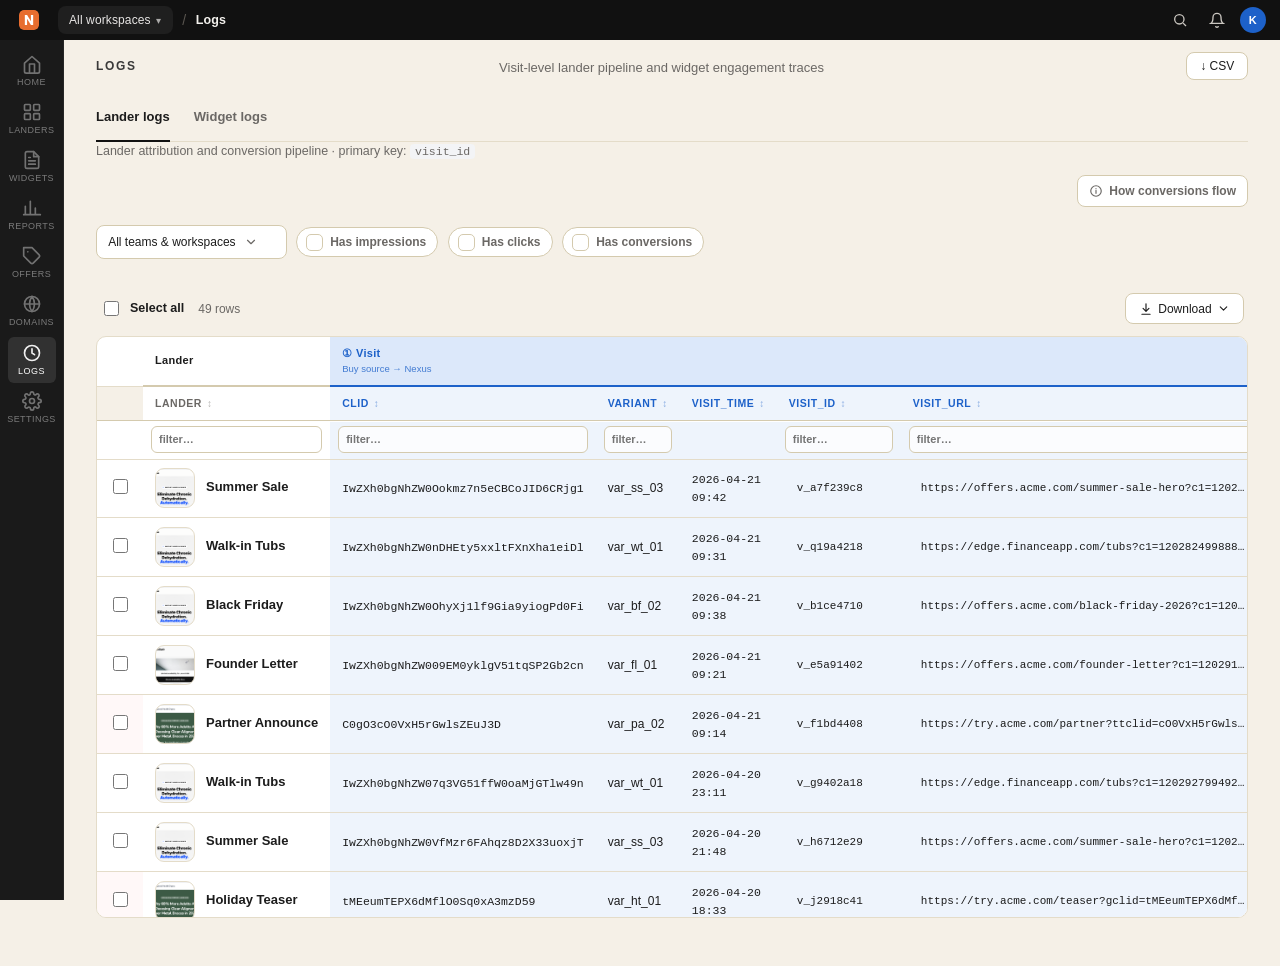
<file: logs.html>
<!DOCTYPE html>
<html lang="en">
<head>
  <meta charset="UTF-8" />
  <meta name="viewport" content="width=device-width, initial-scale=1, viewport-fit=cover" />
  <title>Event logs · nexus</title>
  <link rel="stylesheet" href="styles.css" />
</head>
<body>
  <div class="top-strip"></div>
  <div class="shell">
    <aside class="sidebar">
      <a href="index.html" class="brand-tile" title="Home" aria-label="nexus"><img src="img/nexus-logo.svg" alt="nexus" class="brand-tile__img" width="24" height="24" decoding="async" /></a>
      <nav class="nav">
        <a href="index.html"><svg viewBox="0 0 24 24" fill="none" stroke="currentColor" stroke-width="2" stroke-linecap="round" stroke-linejoin="round"><path d="M3 11l9-8 9 8v10a2 2 0 0 1-2 2H5a2 2 0 0 1-2-2z"/><path d="M9 22V12h6v10"/></svg>Home</a>
        <a href="landers.html"><svg viewBox="0 0 24 24" fill="none" stroke="currentColor" stroke-width="2" stroke-linecap="round" stroke-linejoin="round"><rect x="3" y="3" width="7" height="7" rx="1"/><rect x="14" y="3" width="7" height="7" rx="1"/><rect x="3" y="14" width="7" height="7" rx="1"/><rect x="14" y="14" width="7" height="7" rx="1"/></svg>Landers</a>
        <a href="widgets.html"><svg viewBox="0 0 24 24" fill="none" stroke="currentColor" stroke-width="2" stroke-linecap="round" stroke-linejoin="round"><path d="M14 2H6a2 2 0 0 0-2 2v16a2 2 0 0 0 2 2h12a2 2 0 0 0 2-2V8z"/><path d="M14 2v6h6M16 13H8M16 17H8M10 9H8"/></svg>Widgets</a>
        <a href="reports.html"><svg viewBox="0 0 24 24" fill="none" stroke="currentColor" stroke-width="2" stroke-linecap="round" stroke-linejoin="round"><path d="M4 20V10M10 20V4M16 20v-8M22 20H2"/></svg>Reports</a>
        <a href="offers.html"><svg viewBox="0 0 24 24" fill="none" stroke="currentColor" stroke-width="2" stroke-linecap="round" stroke-linejoin="round"><path d="M20.59 13.41l-7.17 7.17a2 2 0 0 1-2.83 0L2 12V2h10l8.59 8.59a2 2 0 0 1 0 2.82z"/><line x1="7" y1="7" x2="7.01" y2="7"/></svg>Offers</a>
        <a href="domains.html"><svg viewBox="0 0 24 24" fill="none" stroke="currentColor" stroke-width="2" stroke-linecap="round" stroke-linejoin="round"><circle cx="12" cy="12" r="9"/><path d="M3 12h18M12 3a15 15 0 0 1 0 18M12 3a15 15 0 0 0 0 18"/></svg>Domains</a>
        <a href="logs.html" class="is-active" aria-current="page"><svg viewBox="0 0 24 24" fill="none" stroke="currentColor" stroke-width="2" stroke-linecap="round" stroke-linejoin="round"><circle cx="12" cy="12" r="9"/><path d="M12 7v5l3 2"/></svg>Logs</a>
        <a href="settings.html" data-nav="settings"><svg viewBox="0 0 24 24" fill="none" stroke="currentColor" stroke-width="2" stroke-linecap="round" stroke-linejoin="round"><circle cx="12" cy="12" r="3"/><path d="M19.4 15a1.7 1.7 0 0 0 .3 1.8l.1.1a2 2 0 1 1-2.8 2.8l-.1-.1a1.7 1.7 0 0 0-1.8-.3 1.7 1.7 0 0 0-1 1.5V21a2 2 0 1 1-4 0v-.1a1.7 1.7 0 0 0-1.1-1.5 1.7 1.7 0 0 0-1.8.3l-.1.1a2 2 0 1 1-2.8-2.8l.1-.1a1.7 1.7 0 0 0 .3-1.8 1.7 1.7 0 0 0-1.5-1H3a2 2 0 1 1 0-4h.1a1.7 1.7 0 0 0 1.5-1.1 1.7 1.7 0 0 0-.3-1.8l-.1-.1a2 2 0 1 1 2.8-2.8l.1.1a1.7 1.7 0 0 0 1.8.3H9a1.7 1.7 0 0 0 1-1.5V3a2 2 0 1 1 4 0v.1a1.7 1.7 0 0 0 1 1.5 1.7 1.7 0 0 0 1.8-.3l.1-.1a2 2 0 1 1 2.8 2.8l-.1.1a1.7 1.7 0 0 0-.3 1.8V9a1.7 1.7 0 0 0 1.5 1H21a2 2 0 1 1 0 4h-.1a1.7 1.7 0 0 0-1.5 1z"/></svg>Settings</a>
      </nav>
      <div class="avatar">K</div>
    </aside>

    <main class="main">
      <div class="page-header">
        <h1>Logs</h1>
        <p class="page-header__sub muted">Visit-level lander pipeline and widget engagement traces</p>
        <div class="page-header__right">
          <button type="button" class="btn">↓ CSV</button>
        </div>
      </div>

      <div class="page-body" data-tabs="logs-page">
        <div class="tabs">
          <button type="button" class="tab is-active" data-tab="lander">Lander logs</button>
          <button type="button" class="tab" data-tab="widget">Widget logs</button>
        </div>

        <!-- ==========================================================
             Lander logs — visit_id grain · conversions + raw events
             ========================================================== -->
        <section data-tab-panel="lander">
          <p class="logs-tab-hint muted">Lander attribution and conversion pipeline · primary key: <code>visit_id</code></p>

          <div class="flow-pop-wrap">
            <button type="button" class="flow-pop-trigger" id="flow-pop-trigger" aria-expanded="false">
              <svg viewBox="0 0 24 24" width="14" height="14" fill="none" stroke="currentColor" stroke-width="2" stroke-linecap="round" stroke-linejoin="round"><circle cx="12" cy="12" r="9"/><path d="M12 11v5M12 8h.01"/></svg>
              How conversions flow
            </button>
            <div class="flow-pop" id="flow-pop" hidden>
              <div class="flow-pop__head">
                <div><div class="flow-pop__title">How conversions flow</div><div class="flow-pop__hint">3 systems · 4 hops · each row below is one stitched conversion across them</div></div>
                <button type="button" class="flow-pop__x" id="flow-pop-close" aria-label="Close"><svg viewBox="0 0 24 24" width="15" height="15" fill="none" stroke="currentColor" stroke-width="2" stroke-linecap="round" stroke-linejoin="round"><path d="M6 6l12 12M18 6L6 18"/></svg></button>
              </div>
              <div class="jr-flowchart">
              <div class="jr-fc-node jr-fc-node--buy">
                <div class="jr-fc-node__icon">
                  <svg viewBox="0 0 24 24" fill="none" stroke="currentColor" stroke-width="1.8" stroke-linecap="round" stroke-linejoin="round"><path d="M2 7l10-4 10 4-10 4L2 7z"/><path d="M2 13l10 4 10-4M2 19l10 4 10-4"/></svg>
                </div>
                <div class="jr-fc-node__title">Buy Source</div>
                <div class="jr-fc-node__sub">Meta · Google · Taboola · TikTok</div>
              </div>

              <div class="jr-fc-arrows">
                <div class="jr-fc-arrow jr-fc-arrow--right jr-fc-arrow--visit">
                  <span class="jr-fc-arrow__num">1</span>
                  <span class="jr-fc-arrow__label">Visit</span>
                  <span class="jr-fc-arrow__sub">user lands on lander · campaign params arrive</span>
                </div>
                <div class="jr-fc-arrow jr-fc-arrow--left jr-fc-arrow--fire">
                  <span class="jr-fc-arrow__num">4</span>
                  <span class="jr-fc-arrow__label">Destination fire</span>
                  <span class="jr-fc-arrow__sub">CAPI · offline upload · S2S</span>
                </div>
              </div>

              <div class="jr-fc-node jr-fc-node--nexus">
                <div class="jr-fc-node__icon">
                  <svg viewBox="0 0 24 24" fill="none" stroke="currentColor" stroke-width="1.8" stroke-linecap="round" stroke-linejoin="round"><circle cx="12" cy="12" r="9"/><path d="M9 8l6 8M9 16l6-8"/></svg>
                </div>
                <div class="jr-fc-node__title">Nexus</div>
                <div class="jr-fc-node__sub">landers · widgets · routing · dispatch</div>
              </div>

              <div class="jr-fc-arrows">
                <div class="jr-fc-arrow jr-fc-arrow--right jr-fc-arrow--click">
                  <span class="jr-fc-arrow__num">2</span>
                  <span class="jr-fc-arrow__label">Click</span>
                  <span class="jr-fc-arrow__sub">user clicks CTA · macros resolved</span>
                </div>
                <div class="jr-fc-arrow jr-fc-arrow--left jr-fc-arrow--pb">
                  <span class="jr-fc-arrow__num">3</span>
                  <span class="jr-fc-arrow__label">Conversion received</span>
                  <span class="jr-fc-arrow__sub">conversion_id assigned · joined on visit_id</span>
                </div>
              </div>

              <div class="jr-fc-node jr-fc-node--tracking">
                <div class="jr-fc-node__icon">
                  <svg viewBox="0 0 24 24" fill="none" stroke="currentColor" stroke-width="1.8" stroke-linecap="round" stroke-linejoin="round"><path d="M3 12h4l3-8 4 16 3-8h4"/></svg>
                </div>
                <div class="jr-fc-node__title">Tracking System</div>
                <div class="jr-fc-node__sub">MAX · external trackers</div>
              </div>
            </div>
            </div>
          </div>

          <div class="toolbar flat-toolbar">
            <div class="ms" id="flat-ms">
              <button type="button" class="select ms__btn" id="flat-ms-btn" aria-haspopup="true" aria-expanded="false">
                <span id="flat-ms-label">All teams &amp; workspaces</span>
                <svg viewBox="0 0 24 24" width="14" height="14" fill="none" stroke="currentColor" stroke-width="2" stroke-linecap="round" stroke-linejoin="round"><path d="M6 9l6 6 6-6"/></svg>
              </button>
              <div class="ms__pop" id="flat-ms-pop" hidden></div>
            </div>
            <label class="flat-toggle flat-toggle--imp"><input type="checkbox" id="flat-f-imp" />Has impressions</label>
            <label class="flat-toggle flat-toggle--click"><input type="checkbox" id="flat-f-click" />Has clicks</label>
            <label class="flat-toggle flat-toggle--conv"><input type="checkbox" id="flat-f-conv" />Has conversions</label>
          </div>

          <div class="flat-bulkbar">
            <label class="flat-selall">
              <input type="checkbox" id="flat-select-all" />
              <span id="flat-sel-label">Select all</span>
            </label>
            <span class="flat-bulkbar__count muted" id="flat-count">·</span>
            <div class="flat-bulkbar__spacer"></div>
            <div class="flat-dl" id="flat-dl">
              <button type="button" class="btn" id="flat-download" aria-haspopup="true" aria-expanded="false">
                <svg viewBox="0 0 24 24" width="14" height="14" fill="none" stroke="currentColor" stroke-width="2" stroke-linecap="round" stroke-linejoin="round"><path d="M12 3v12M7 11l5 5 5-5M5 21h14"/></svg>
                Download
                <svg viewBox="0 0 24 24" width="13" height="13" fill="none" stroke="currentColor" stroke-width="2" stroke-linecap="round" stroke-linejoin="round"><path d="M6 9l6 6 6-6"/></svg>
              </button>
              <div class="flat-dl__menu" id="flat-dl-menu" hidden>
                <button type="button" class="flat-dl__item" data-dl="csv">Download CSV</button>
                <button type="button" class="flat-dl__item" data-dl="xls">Download Excel</button>
              </div>
            </div>
          </div>

          <div class="card flat-card">
            <div class="flat-wrap">
              <table class="flat-table flat-table--grouped">
                <colgroup>
                  <col class="c-check">
                  <col class="g-base">
                  <col class="g-visit"><col class="g-visit"><col class="g-visit"><col class="g-visit"><col class="g-visit"><col class="g-visit">
                  <col class="g-click"><col class="g-click"><col class="g-click">
                  <col class="g-pb"><col class="g-pb"><col class="g-pb"><col class="g-pb">
                  <col class="g-fire"><col class="g-fire"><col class="g-fire"><col class="g-fire"><col class="g-fire">
                  <col class="c-view">
                </colgroup>
                <thead>
                  <tr class="flat-thead-groups">
                    <th></th>
                    <th class="grp grp--base" colspan="1">Lander</th>
                    <th class="grp grp--visit" colspan="6">① Visit <small>Buy source → Nexus</small></th>
                    <th class="grp grp--click" colspan="3">② Click on lander <small>Nexus → Tracking</small></th>
                    <th class="grp grp--pb" colspan="4">③ Conversion received <small>Tracking → Nexus</small></th>
                    <th class="grp grp--fire" colspan="5">④ Destination fire <small>Nexus → Buy source</small></th>
                    <th></th>
                  </tr>
                  <tr class="flat-thead-cols">
                    <th class="flat-th-check"></th>
                    <th class="col--base sortable" data-sort="lander">lander</th>
                    <th class="col--visit sortable" data-sort="clid">clid</th>
                    <th class="col--visit sortable" data-sort="variant">variant</th>
                    <th class="col--visit sortable" data-sort="visit_time">visit_time</th>
                    <th class="col--visit sortable" data-sort="visit_id">visit_id</th>
                    <th class="col--visit sortable" data-sort="entry_url">visit_url</th>
                    <th class="col--visit sortable" data-sort="impression_id">impression_id</th>
                    <th class="col--click sortable" data-sort="click_url">click_url</th>
                    <th class="col--click sortable" data-sort="click_id">click_id</th>
                    <th class="col--click sortable" data-sort="click_time">click_time</th>
                    <th class="col--pb sortable" data-sort="time">conv_received_at</th>
                    <th class="col--pb sortable" data-sort="conversion_id">conversion_id</th>
                    <th class="col--pb sortable" data-sort="conversion_type">conversion_type</th>
                    <th class="col--pb sortable" data-sort="conversion_value">conversion_value</th>
                    <th class="col--fire sortable" data-sort="fired_time">conv_fired_at</th>
                    <th class="col--fire sortable" data-sort="external_id">external_id</th>
                    <th class="col--fire sortable" data-sort="buy_source">buy_source</th>
                    <th class="col--fire sortable" data-sort="integration_name">integration_name</th>
                    <th class="col--fire sortable" data-sort="response">conv_fire_response</th>
                    <th></th>
                  </tr>
                  <tr class="flat-thead-filters">
                    <th></th>
                    <th class="col--base"><input class="flat-cf" data-col="lander" placeholder="filter…" /></th>
                    <th class="col--visit"><input class="flat-cf" data-col="clid" placeholder="filter…" /></th>
                    <th class="col--visit"><input class="flat-cf" data-col="variant" placeholder="filter…" /></th>
                    <th class="col--visit"></th>
                    <th class="col--visit"><input class="flat-cf" data-col="visit_id" placeholder="filter…" /></th>
                    <th class="col--visit"><input class="flat-cf" data-col="entry_url" placeholder="filter…" /></th>
                    <th class="col--visit"><input class="flat-cf" data-col="impression_id" placeholder="filter…" /></th>
                    <th class="col--click"><input class="flat-cf" data-col="click_url" placeholder="filter…" /></th>
                    <th class="col--click"><input class="flat-cf" data-col="click_id" placeholder="filter…" /></th>
                    <th class="col--click"></th>
                    <th class="col--pb"></th>
                    <th class="col--pb"><input class="flat-cf" data-col="conversion_id" placeholder="filter…" /></th>
                    <th class="col--pb"><input class="flat-cf" data-col="conversion_type" placeholder="filter…" /></th>
                    <th class="col--pb"><input class="flat-cf" data-col="conversion_value" placeholder="filter…" /></th>
                    <th class="col--fire"></th>
                    <th class="col--fire"><input class="flat-cf" data-col="external_id" placeholder="filter…" /></th>
                    <th class="col--fire"><input class="flat-cf" data-col="buy_source" placeholder="filter…" /></th>
                    <th class="col--fire"><input class="flat-cf" data-col="integration_name" placeholder="filter…" /></th>
                    <th class="col--fire"><input class="flat-cf" data-col="response" placeholder="filter…" /></th>
                    <th></th>
                  </tr>
                </thead>
                <tbody id="flat-tbody"></tbody>
              </table>
            </div>
            <div class="flat-empty" id="flat-empty" hidden>No conversions match these filters.</div>
          </div>

        </section>

        <!-- ==========================================================
             Widget logs — widget_view_id grain · form + keyword block
             ========================================================== -->
        <section data-tab-panel="widget" hidden>
          <p class="logs-tab-hint muted" id="widget-logs-hint">Widget engagement instances · primary key: <code>widget_view_id</code></p>

          <div class="toolbar widget-logs-toolbar">
            <div class="search-wrap">
              <svg viewBox="0 0 24 24" fill="none" stroke="currentColor" stroke-width="2"><circle cx="11" cy="11" r="7"/><path d="M21 21l-4.3-4.3"/></svg>
              <input class="input" type="search" id="widget-logs-search" placeholder="Filter widget_view_id or visit_id" />
            </div>
            <select class="select" id="widget-logs-type" aria-label="Widget type">
              <option value="">All types</option>
              <option value="form">Form</option>
              <option value="keyword_block">Keyword block</option>
            </select>
            <select class="select" id="widget-logs-widget" aria-label="Widget">
              <option value="">All widgets</option>
            </select>
            <select class="select" id="widget-logs-outcome" aria-label="Outcome">
              <option value="">All outcomes</option>
              <option value="submitted">Submitted</option>
              <option value="abandoned">Abandoned</option>
              <option value="ad_click">Ad click</option>
              <option value="in_progress">In progress</option>
            </select>
          </div>

          <div class="card logs-card">
            <div class="logs-table-wrap logs-table-wrap--widget">
              <table class="table table--logs table--widget-logs" id="widget-logs-table">
                <thead id="widget-logs-thead">
                  <tr>
                    <th class="log-th-chev" aria-hidden="true"></th>
                    <th>widget_view_id</th>
                    <th>visit_id</th>
                    <th>Widget</th>
                    <th>Type</th>
                    <th>lander_name</th>
                    <th>variant_name</th>
                    <th>Started</th>
                    <th>Last event</th>
                    <th>Outcome</th>
                    <th>Events</th>
                  </tr>
                </thead>
                <tbody id="widget-logs-tbody"></tbody>
              </table>
            </div>
            <div class="logs-footer">
              <div>
                <p class="logs-footer-range" id="widget-logs-footer-range"><strong>·</strong></p>
                <p class="logs-footer-disclaimer muted" id="widget-logs-disclaimer">Each row is one widget engagement on a visit.</p>
              </div>
            </div>
          </div>
        </section>
      </div>
    </main>
  </div>

  <link rel="stylesheet" href="logs-journeys.css" />
  <link rel="stylesheet" href="logs-flat.css" />
  <link rel="stylesheet" href="logs-widget.css" />
  <script src="app.js"></script>
  <script src="thumbs.js"></script>
  <script src="logs-journeys.js"></script>
  <script src="logs-flat.js"></script>
  <script src="logs-widget.js"></script>
  <script src="logs-page.js"></script>
</body>
</html>
</file>
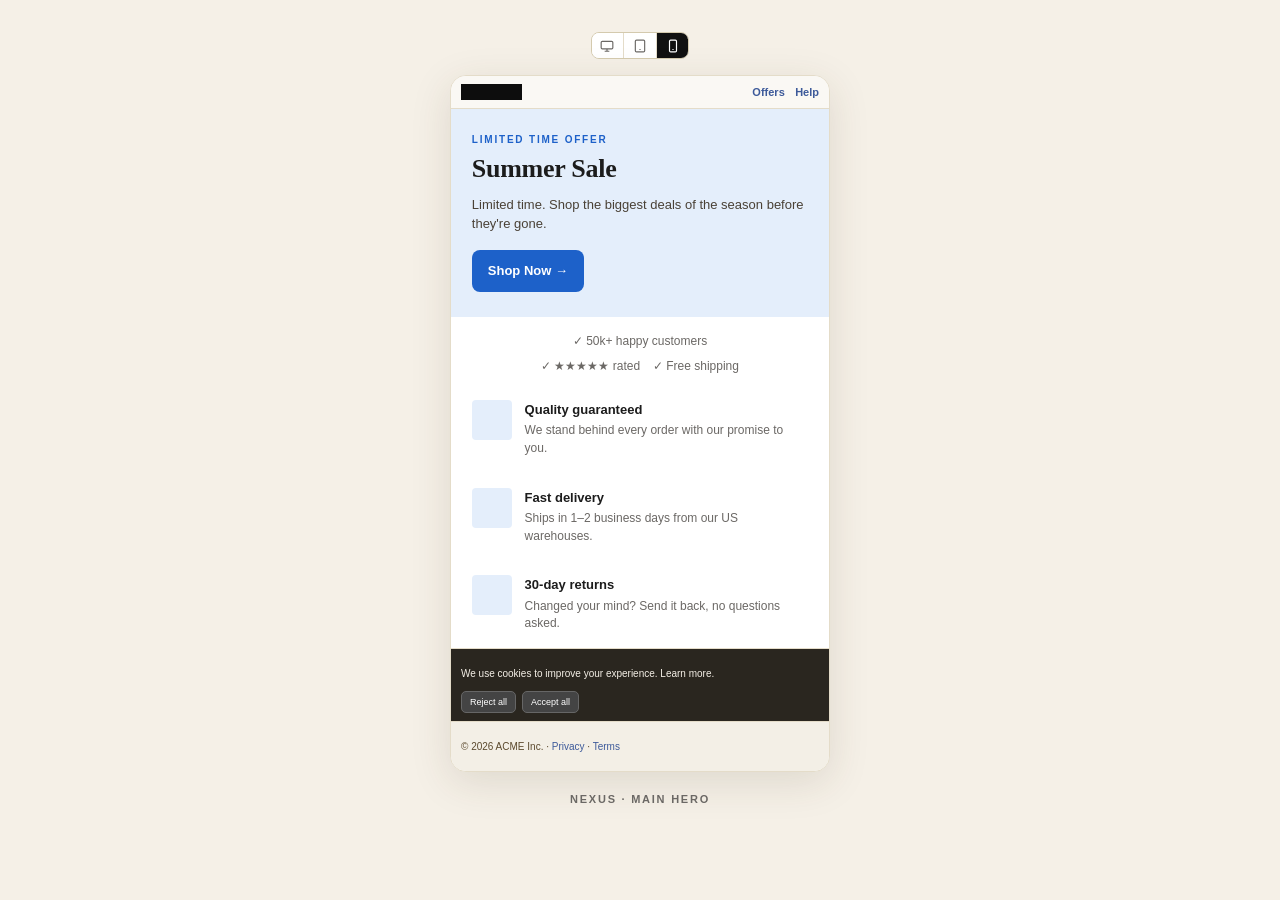
<file: preview.html>
<!DOCTYPE html>
<html lang="en">
<head>
  <meta charset="UTF-8" />
  <meta name="viewport" content="width=device-width, initial-scale=1, viewport-fit=cover" />
  <meta name="robots" content="noindex,nofollow" />
  <title>Preview · nexus</title>
  <link rel="stylesheet" href="styles.css" />
  <style>
    body.preview-page {
      margin: 0;
      background: var(--bg, #f6f1e7);
      min-height: 100vh;
    }
    .preview-page__stage {
      min-height: 100vh;
      padding: 2rem 1rem 3rem;
      display: flex;
      flex-direction: column;
      align-items: center;
      justify-content: flex-start;
      box-sizing: border-box;
    }
    .preview-page__device {
      display: flex;
      gap: 0.6rem;
      margin-bottom: 1rem;
    }
    .preview-page__device .device-toggle { background: #fff; }
    .preview-page__caption {
      margin-top: 1.2rem;
      font-size: 11px;
      letter-spacing: 0.16em;
      text-transform: uppercase;
      color: var(--text-muted, #8a7c6a);
      font-weight: 600;
    }
  </style>
</head>
<body class="preview-page" data-editor-domain="offers.acme.com">
  <div class="preview-page__stage">
    <div class="preview-page__device" role="tablist" aria-label="Preview size">
      <div class="device-toggle" role="tablist" aria-label="Preview size">
        <button type="button" data-device="desktop" title="Desktop" aria-label="Desktop">
          <svg viewBox="0 0 24 24" fill="none" stroke="currentColor" stroke-width="2"><rect x="2" y="4" width="20" height="13" rx="2"/><path d="M8 21h8M12 17v4"/></svg>
        </button>
        <button type="button" data-device="tablet" title="Tablet" aria-label="Tablet">
          <svg viewBox="0 0 24 24" fill="none" stroke="currentColor" stroke-width="2"><rect x="4" y="2" width="16" height="20" rx="2"/><path d="M11 18h2"/></svg>
        </button>
        <button type="button" data-device="mobile" class="is-active" title="Mobile" aria-label="Mobile">
          <svg viewBox="0 0 24 24" fill="none" stroke="currentColor" stroke-width="2"><rect x="6" y="2" width="12" height="20" rx="2"/><path d="M11 18h2"/></svg>
        </button>
      </div>
    </div>

    <div class="editor-preview-stage">
      <div class="mobile-frame" id="mobile-frame">
        <div class="editor-chrome-slot editor-chrome-slot--header">
          <div id="editor-shell-header-view" class="editor-shell-view"></div>
        </div>

        <section class="preview-hero">
          <div class="preview-eyebrow">Limited time offer</div>
          <h1 class="preview-h1" id="preview-h1">Summer Sale — Up to 60% Off</h1>
          <p class="preview-sub" id="preview-sub">
            Limited time. Shop the biggest deals of the season before they're gone.
          </p>
          <button class="preview-cta" id="preview-cta">Shop Now →</button>
        </section>

        <div class="preview-trust">
          <div class="preview-trust__row"><span>✓ 50k+ happy customers</span></div>
          <div class="preview-trust__row">
            <span>✓ ★★★★★ rated</span>
            <span>✓ Free shipping</span>
          </div>
        </div>

        <div class="feature-card">
          <div class="feature-card__thumb"></div>
          <div>
            <div class="feature-card__title">Quality guaranteed</div>
            <div class="feature-card__body">We stand behind every order with our promise to you.</div>
          </div>
        </div>
        <div class="feature-card">
          <div class="feature-card__thumb"></div>
          <div>
            <div class="feature-card__title">Fast delivery</div>
            <div class="feature-card__body">Ships in 1–2 business days from our US warehouses.</div>
          </div>
        </div>
        <div class="feature-card">
          <div class="feature-card__thumb"></div>
          <div>
            <div class="feature-card__title">30-day returns</div>
            <div class="feature-card__body">Changed your mind? Send it back, no questions asked.</div>
          </div>
        </div>

        <div class="editor-chrome-slot editor-chrome-slot--cmp">
          <div id="editor-shell-cmp-view" class="editor-shell-view editor-shell-view--cmp"></div>
        </div>
        <div class="editor-chrome-slot editor-chrome-slot--footer">
          <div id="editor-shell-footer-view" class="editor-shell-view"></div>
        </div>
      </div>
    </div>

    <p class="preview-page__caption" id="preview-caption">nexus · main hero</p>
  </div>

  <script src="site-shell.js"></script>
  <script>
    (function () {
      var params = new URLSearchParams(window.location.search);
      var name = params.get("name") || "Summer Sale";
      var variant = params.get("variant") || "";
      var domain = params.get("domain");

      if (domain) {
        document.body.setAttribute("data-editor-domain", domain);
      }

      var h1 = document.getElementById("preview-h1");
      var caption = document.getElementById("preview-caption");
      if (h1) h1.textContent = name;
      if (caption) caption.textContent = "nexus · " + (variant || "main hero");
      document.title = name + (variant ? " — " + variant : "");

      // Device toggle: swap mobile-frame--mobile/--tablet/--desktop classes.
      var frame = document.getElementById("mobile-frame");
      document.querySelectorAll(".preview-page__device [data-device]").forEach(function (btn) {
        btn.addEventListener("click", function () {
          var d = btn.getAttribute("data-device");
          document.querySelectorAll(".preview-page__device [data-device]").forEach(function (b) {
            b.classList.toggle("is-active", b === btn);
          });
          if (frame) {
            frame.className = "mobile-frame" + (d !== "mobile" ? " mobile-frame--" + d : "");
          }
        });
      });

      if (typeof window.nexusShellApplyEditorInjections === "function") {
        window.nexusShellApplyEditorInjections();
      }
    })();
  </script>
</body>
</html>
</file>
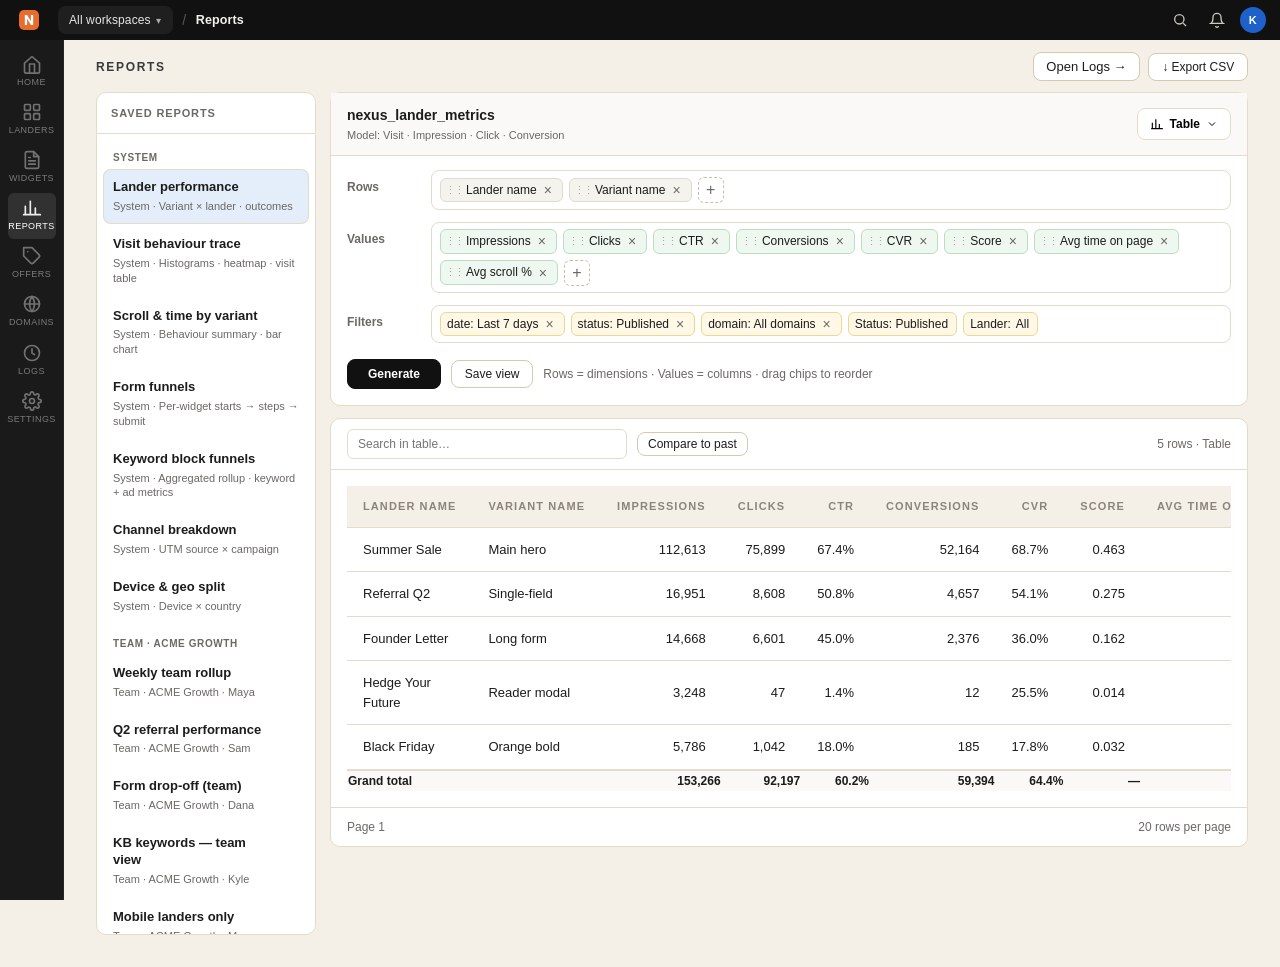
<file: reports.html>
<!DOCTYPE html>
<html lang="en">
<head>
  <meta charset="UTF-8" />
  <meta name="viewport" content="width=device-width, initial-scale=1, viewport-fit=cover" />
  <title>Reports · nexus</title>
  <link rel="stylesheet" href="styles.css" />
  <link rel="stylesheet" href="keyword-blocks.css" />
  <link rel="stylesheet" href="reports-builder.css" />
</head>
<body>
  <div class="top-strip"></div>
  <div class="shell">
    <aside class="sidebar">
      <a href="index.html" class="brand-tile" title="Home" aria-label="nexus"><img src="img/nexus-logo.svg" alt="nexus" class="brand-tile__img" width="24" height="24" decoding="async" /></a>
      <nav class="nav">
        <a href="index.html"><svg viewBox="0 0 24 24" fill="none" stroke="currentColor" stroke-width="2" stroke-linecap="round" stroke-linejoin="round"><path d="M3 11l9-8 9 8v10a2 2 0 0 1-2 2H5a2 2 0 0 1-2-2z"/><path d="M9 22V12h6v10"/></svg>Home</a>
        <a href="landers.html"><svg viewBox="0 0 24 24" fill="none" stroke="currentColor" stroke-width="2" stroke-linecap="round" stroke-linejoin="round"><rect x="3" y="3" width="7" height="7" rx="1"/><rect x="14" y="3" width="7" height="7" rx="1"/><rect x="3" y="14" width="7" height="7" rx="1"/><rect x="14" y="14" width="7" height="7" rx="1"/></svg>Landers</a>
        <a href="widgets.html"><svg viewBox="0 0 24 24" fill="none" stroke="currentColor" stroke-width="2" stroke-linecap="round" stroke-linejoin="round"><path d="M14 2H6a2 2 0 0 0-2 2v16a2 2 0 0 0 2 2h12a2 2 0 0 0 2-2V8z"/><path d="M14 2v6h6M16 13H8M16 17H8M10 9H8"/></svg>Widgets</a>
        <a href="reports.html" class="is-active" aria-current="page"><svg viewBox="0 0 24 24" fill="none" stroke="currentColor" stroke-width="2" stroke-linecap="round" stroke-linejoin="round"><path d="M4 20V10M10 20V4M16 20v-8M22 20H2"/></svg>Reports</a>
        <a href="offers.html"><svg viewBox="0 0 24 24" fill="none" stroke="currentColor" stroke-width="2" stroke-linecap="round" stroke-linejoin="round"><path d="M20.59 13.41l-7.17 7.17a2 2 0 0 1-2.83 0L2 12V2h10l8.59 8.59a2 2 0 0 1 0 2.82z"/><line x1="7" y1="7" x2="7.01" y2="7"/></svg>Offers</a>
        <a href="domains.html"><svg viewBox="0 0 24 24" fill="none" stroke="currentColor" stroke-width="2" stroke-linecap="round" stroke-linejoin="round"><circle cx="12" cy="12" r="9"/><path d="M3 12h18M12 3a15 15 0 0 1 0 18M12 3a15 15 0 0 0 0 18"/></svg>Domains</a>
        <a href="logs.html"><svg viewBox="0 0 24 24" fill="none" stroke="currentColor" stroke-width="2" stroke-linecap="round" stroke-linejoin="round"><circle cx="12" cy="12" r="9"/><path d="M12 7v5l3 2"/></svg>Logs</a>
        <a href="settings.html" data-nav="settings"><svg viewBox="0 0 24 24" fill="none" stroke="currentColor" stroke-width="2" stroke-linecap="round" stroke-linejoin="round"><circle cx="12" cy="12" r="3"/><path d="M19.4 15a1.7 1.7 0 0 0 .3 1.8l.1.1a2 2 0 1 1-2.8 2.8l-.1-.1a1.7 1.7 0 0 0-1.8-.3 1.7 1.7 0 0 0-1 1.5V21a2 2 0 1 1-4 0v-.1a1.7 1.7 0 0 0-1.1-1.5 1.7 1.7 0 0 0-1.8.3l-.1.1a2 2 0 1 1-2.8-2.8l.1-.1a1.7 1.7 0 0 0 .3-1.8 1.7 1.7 0 0 0-1.5-1H3a2 2 0 1 1 0-4h.1a1.7 1.7 0 0 0 1.5-1.1 1.7 1.7 0 0 0-.3-1.8l-.1-.1a2 2 0 1 1 2.8-2.8l.1.1a1.7 1.7 0 0 0 1.8.3H9a1.7 1.7 0 0 0 1-1.5V3a2 2 0 1 1 4 0v.1a1.7 1.7 0 0 0 1 1.5 1.7 1.7 0 0 0 1.8-.3l.1-.1a2 2 0 1 1 2.8 2.8l.1.1a1.7 1.7 0 0 0-.3 1.8V9a1.7 1.7 0 0 0 1.5 1H21a2 2 0 1 1 0 4h-.1a1.7 1.7 0 0 0-1.5 1z"/></svg>Settings</a>
      </nav>
      <div class="avatar">K</div>
    </aside>

    <main class="main">
      <div class="page-header">
        <h1>Reports</h1>
        <div class="page-header__right">
          <a href="logs.html" class="btn" style="text-decoration:none;font-size:13px;">Open Logs →</a>
          <button type="button" class="btn" id="rb-export">↓ Export CSV</button>
        </div>
      </div>

      <div class="rb-layout">
        <!-- Saved reports / Quick access -->
        <aside class="rb-saved">
          <div class="rb-saved__head">Saved reports</div>
          <div class="rb-saved__scroll" id="rb-saved-scroll">
            <ul class="rb-saved__list" id="rb-saved-list"></ul>
          </div>
        </aside>

        <div class="rb-main">
          <!-- Builder -->
          <div class="rb-builder">
            <div class="rb-builder__top">
              <div class="rb-model">
                <span class="rb-model__name">nexus_lander_metrics</span>
                <span class="rb-model__sub">Model: Visit · Impression · Click · Conversion</span>
              </div>
              <div style="display:flex;align-items:center;gap:10px;flex-wrap:wrap;">
                <div class="rb-charts-dd">
                  <button type="button" class="rb-charts-dd__btn" id="rb-charts-btn" aria-haspopup="true" aria-expanded="false">
                    <svg viewBox="0 0 24 24" width="14" height="14" fill="none" stroke="currentColor" stroke-width="2"><path d="M4 20V10M10 20V4M16 20v-8M22 20H2"/></svg>
                    <span id="rb-chart-label">Table</span>
                    <svg viewBox="0 0 24 24" width="12" height="12" fill="none" stroke="currentColor" stroke-width="2"><path d="M6 9l6 6 6-6"/></svg>
                  </button>
                  <div class="rb-charts-dd__menu" id="rb-charts-menu" hidden>
                    <input type="search" class="rb-charts-dd__search" placeholder="Search chart type…" aria-label="Search charts" />
                    <div class="rb-charts-dd__group">
                      <div class="rb-charts-dd__label">Data presentation</div>
                      <button type="button" class="rb-charts-dd__opt is-active" data-chart="table">Table</button>
                      <button type="button" class="rb-charts-dd__opt" data-chart="basic_table">Basic table</button>
                      <button type="button" class="rb-charts-dd__opt" data-chart="metric"># Metric</button>
                    </div>
                    <div class="rb-charts-dd__group">
                      <div class="rb-charts-dd__label">Trend charts</div>
                      <button type="button" class="rb-charts-dd__opt is-disabled" data-chart="line">Line graph</button>
                      <button type="button" class="rb-charts-dd__opt is-disabled" data-chart="area">Area chart</button>
                      <button type="button" class="rb-charts-dd__opt is-disabled" data-chart="combo">Combo chart</button>
                    </div>
                    <div class="rb-charts-dd__group">
                      <div class="rb-charts-dd__label">Comparison charts</div>
                      <button type="button" class="rb-charts-dd__opt" data-chart="bar">Bar graph</button>
                    </div>
                    <div class="rb-charts-dd__group">
                      <div class="rb-charts-dd__label">Composition charts</div>
                      <button type="button" class="rb-charts-dd__opt" data-chart="funnel">Funnel graph</button>
                    </div>
                  </div>
                </div>
              </div>
            </div>

            <div class="rb-builder__body">
              <div class="rb-field">
                <span class="rb-field__label">Rows</span>
                <div class="rb-chips" id="rb-rows"></div>
              </div>
              <div class="rb-field">
                <span class="rb-field__label">Values</span>
                <div class="rb-chips" id="rb-values"></div>
              </div>
              <div class="rb-field">
                <span class="rb-field__label">Filters</span>
                <div class="rb-chips" id="rb-filters"></div>
              </div>
              <div class="rb-builder__actions">
                <button type="button" class="btn btn--generate" id="rb-generate">Generate</button>
                <button type="button" class="btn" id="rb-save-view">Save view</button>
                <span class="muted" style="font-size:12px;">Rows = dimensions · Values = columns · drag chips to reorder</span>
              </div>
            </div>
          </div>

          <!-- Result -->
          <div class="rb-result">
            <div class="rb-result__toolbar">
              <input type="search" class="rb-result__search" placeholder="Search in table…" aria-label="Search results" />
              <button type="button" class="btn" style="font-size:12px;padding:5px 10px;">Compare to past</button>
              <span class="rb-result__meta" id="rb-result-meta">—</span>
            </div>
            <div class="rb-result__body">
              <div class="rb-chart-wrap" id="rb-chart-area" hidden></div>
              <div id="rb-table-area"></div>
            </div>
            <div class="rb-pagination">
              <span>Page 1</span>
              <span>20 rows per page</span>
            </div>
          </div>
        </div>
      </div>
    </main>
  </div>

  <script src="app.js"></script>
  <script src="reports-builder.js"></script>
</body>
</html>
</file>
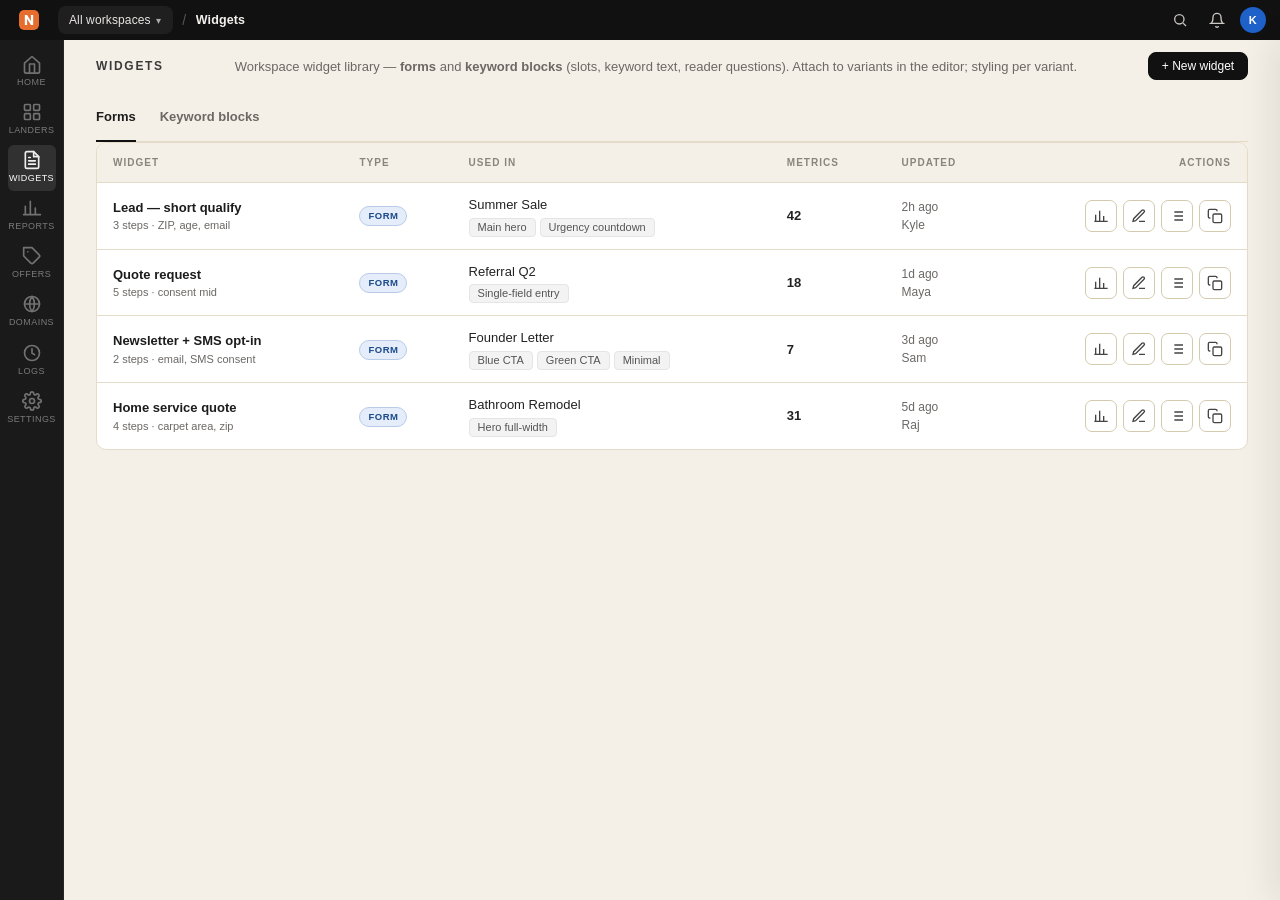
<file: widgets.html>
<!DOCTYPE html>
<html lang="en">
<head>
  <meta charset="UTF-8" />
  <meta http-equiv="Cache-Control" content="no-cache, no-store, must-revalidate" />
  <meta http-equiv="Pragma" content="no-cache" />
  <meta http-equiv="Expires" content="0" />
  <title>Widgets · nexus</title>
  <link rel="stylesheet" href="styles.css" />
  <link rel="stylesheet" href="keyword-blocks.css?v=20260831a" />
</head>
<body>
  <div class="top-strip"></div>
  <div class="shell">
    <aside class="sidebar">
      <a href="index.html" class="brand-tile" title="Home" aria-label="nexus"><img src="img/nexus-logo.svg" alt="nexus" class="brand-tile__img" width="24" height="24" decoding="async" /></a>
      <nav class="nav">
        <a href="index.html"><svg viewBox="0 0 24 24" fill="none" stroke="currentColor" stroke-width="2" stroke-linecap="round" stroke-linejoin="round"><path d="M3 11l9-8 9 8v10a2 2 0 0 1-2 2H5a2 2 0 0 1-2-2z"/><path d="M9 22V12h6v10"/></svg>Home</a>
        <a href="landers.html"><svg viewBox="0 0 24 24" fill="none" stroke="currentColor" stroke-width="2" stroke-linecap="round" stroke-linejoin="round"><rect x="3" y="3" width="7" height="7" rx="1"/><rect x="14" y="3" width="7" height="7" rx="1"/><rect x="3" y="14" width="7" height="7" rx="1"/><rect x="14" y="14" width="7" height="7" rx="1"/></svg>Landers</a>
        <a href="widgets.html" class="is-active" aria-current="page"><svg viewBox="0 0 24 24" fill="none" stroke="currentColor" stroke-width="2" stroke-linecap="round" stroke-linejoin="round"><path d="M14 2H6a2 2 0 0 0-2 2v16a2 2 0 0 0 2 2h12a2 2 0 0 0 2-2V8z"/><path d="M14 2v6h6M16 13H8M16 17H8M10 9H8"/></svg>Widgets</a>
        <a href="reports.html"><svg viewBox="0 0 24 24" fill="none" stroke="currentColor" stroke-width="2" stroke-linecap="round" stroke-linejoin="round"><path d="M4 20V10M10 20V4M16 20v-8M22 20H2"/></svg>Reports</a>
        <a href="offers.html"><svg viewBox="0 0 24 24" fill="none" stroke="currentColor" stroke-width="2" stroke-linecap="round" stroke-linejoin="round"><path d="M20.59 13.41l-7.17 7.17a2 2 0 0 1-2.83 0L2 12V2h10l8.59 8.59a2 2 0 0 1 0 2.82z"/><line x1="7" y1="7" x2="7.01" y2="7"/></svg>Offers</a>
        <a href="domains.html"><svg viewBox="0 0 24 24" fill="none" stroke="currentColor" stroke-width="2" stroke-linecap="round" stroke-linejoin="round"><circle cx="12" cy="12" r="9"/><path d="M3 12h18M12 3a15 15 0 0 1 0 18M12 3a15 15 0 0 0 0 18"/></svg>Domains</a>
        <a href="logs.html"><svg viewBox="0 0 24 24" fill="none" stroke="currentColor" stroke-width="2" stroke-linecap="round" stroke-linejoin="round"><circle cx="12" cy="12" r="9"/><path d="M12 7v5l3 2"/></svg>Logs</a>
        <a href="settings.html" data-nav="settings"><svg viewBox="0 0 24 24" fill="none" stroke="currentColor" stroke-width="2" stroke-linecap="round" stroke-linejoin="round"><circle cx="12" cy="12" r="3"/><path d="M19.4 15a1.7 1.7 0 0 0 .3 1.8l.1.1a2 2 0 1 1-2.8 2.8l-.1-.1a1.7 1.7 0 0 0-1.8-.3 1.7 1.7 0 0 0-1 1.5V21a2 2 0 1 1-4 0v-.1a1.7 1.7 0 0 0-1.1-1.5 1.7 1.7 0 0 0-1.8.3l-.1.1a2 2 0 1 1-2.8-2.8l.1-.1a1.7 1.7 0 0 0 .3-1.8 1.7 1.7 0 0 0-1.5-1H3a2 2 0 1 1 0-4h.1a1.7 1.7 0 0 0 1.5-1.1 1.7 1.7 0 0 0-.3-1.8l-.1-.1a2 2 0 1 1 2.8-2.8l.1.1a1.7 1.7 0 0 0 1.8.3H9a1.7 1.7 0 0 0 1-1.5V3a2 2 0 1 1 4 0v.1a1.7 1.7 0 0 0 1 1.5 1.7 1.7 0 0 0 1.8-.3l.1-.1a2 2 0 1 1 2.8 2.8l-.1.1a1.7 1.7 0 0 0-.3 1.8V9a1.7 1.7 0 0 0 1.5 1H21a2 2 0 1 1 0 4h-.1a1.7 1.7 0 0 0-1.5 1z"/></svg>Settings</a>
      </nav>
      <div class="avatar">K</div>
    </aside>

    <main class="main">
      <div class="page-header">
        <h1>Widgets</h1>
        <p class="page-header__sub muted" style="margin:2px 0 0;font-size:13px;">Workspace widget library — <strong>forms</strong> and <strong>keyword blocks</strong> (slots, keyword text, reader questions). Attach to variants in the editor; styling per variant.</p>
        <div class="page-header__right">
          <button type="button" class="btn btn--black" id="new-widget-btn">+ New widget</button>
        </div>
      </div>

      <!-- New widget type picker dialog -->
      <dialog class="modal" id="dialog-new-widget" style="max-width:480px;">
        <div class="modal__inner">
          <div class="modal__header">
            <h2 class="modal__title">Create a new widget</h2>
            <button type="button" class="modal__close" data-close-dialog aria-label="Close">✕</button>
          </div>
          <div class="modal__body" style="padding:20px 24px 24px;">
            <p class="muted" style="margin:0 0 16px;font-size:13px;">Choose a widget type to get started. More types coming soon.</p>
            <div class="widget-type-grid" style="display:grid;grid-template-columns:1fr 1fr;gap:12px;">
              <button type="button" class="widget-type-card" id="wt-form" style="border:1.5px solid #222;border-radius:10px;padding:18px 16px;background:#fff;cursor:pointer;text-align:left;transition:box-shadow .15s;">
                <div style="font-size:22px;margin-bottom:6px;">📝</div>
                <div style="font-weight:600;font-size:14px;margin-bottom:4px;">Form</div>
                <div class="muted" style="font-size:12px;line-height:1.4;">Multi-step lead forms — collect visitor info &amp; redirect to advertiser</div>
              </button>
              <button type="button" class="widget-type-card widget-type-card--kb" id="wt-keyword-blocks" style="border:1.5px solid #2e7d32;border-radius:10px;padding:18px 16px;background:#f1f8f1;cursor:pointer;text-align:left;transition:box-shadow .15s;">
                <div style="font-size:22px;margin-bottom:6px;">🔑</div>
                <div style="font-weight:600;font-size:14px;margin-bottom:4px;">Keyword blocks</div>
                <div class="muted" style="font-size:12px;line-height:1.4;">Reader questions → server-side ads → MAX tracking (up to 12 keywords)</div>
              </button>
              <div class="widget-type-card" style="border:1.5px solid #e5e5e5;border-radius:10px;padding:18px 16px;background:#fafafa;text-align:left;opacity:.55;position:relative;">
                <div style="font-size:22px;margin-bottom:6px;">💬</div>
                <div style="font-weight:600;font-size:14px;margin-bottom:4px;">Popup <span class="badge" style="font-size:10px;vertical-align:middle;padding:2px 6px;background:#f0f0f0;color:#888;border-radius:4px;">Soon</span></div>
                <div class="muted" style="font-size:12px;line-height:1.4;">Exit-intent popups &amp; timed overlays</div>
              </div>
              <div class="widget-type-card" style="border:1.5px solid #e5e5e5;border-radius:10px;padding:18px 16px;background:#fafafa;text-align:left;opacity:.55;">
                <div style="font-size:22px;margin-bottom:6px;">⏱️</div>
                <div style="font-weight:600;font-size:14px;margin-bottom:4px;">Countdown <span class="badge" style="font-size:10px;vertical-align:middle;padding:2px 6px;background:#f0f0f0;color:#888;border-radius:4px;">Soon</span></div>
                <div class="muted" style="font-size:12px;line-height:1.4;">Urgency countdown timers</div>
              </div>
              <div class="widget-type-card" style="border:1.5px solid #e5e5e5;border-radius:10px;padding:18px 16px;background:#fafafa;text-align:left;opacity:.55;">
                <div style="font-size:22px;margin-bottom:6px;">📋</div>
                <div style="font-weight:600;font-size:14px;margin-bottom:4px;">Accordion <span class="badge" style="font-size:10px;vertical-align:middle;padding:2px 6px;background:#f0f0f0;color:#888;border-radius:4px;">Soon</span></div>
                <div class="muted" style="font-size:12px;line-height:1.4;">FAQ &amp; expandable sections</div>
              </div>
            </div>
          </div>
        </div>
      </dialog>

      <div class="page-body" data-tabs="widgets-page">
        <div class="tabs">
          <button type="button" class="tab is-active" data-tab="widgets-form">Forms</button>
          <button type="button" class="tab" data-tab="widgets-kb-list">Keyword blocks</button>
        </div>

        <section data-tab-panel="widgets-form">
          <div class="card">
            <div class="table-scroll" role="region" aria-label="Form widgets">
              <table class="table table--widgets">
                <thead>
                  <tr>
                    <th>Widget</th>
                    <th>Type</th>
                    <th>Used in</th>
                    <th>Metrics</th>
                    <th>Updated</th>
                    <th class="right">Actions</th>
                  </tr>
                </thead>
                <tbody>
                  <tr>
                    <td>
                      <strong>Lead — short qualify</strong>
                      <div class="muted" style="font-size:11px;">3 steps · ZIP, age, email</div>
                    </td>
                    <td><span class="badge badge--type">Form</span></td>
                    <td>
                      <div style="line-height:1.6;">
                        <a href="landers.html" style="font-size:13px;text-decoration:none;color:#222;font-weight:500;">Summer Sale</a>
                        <div style="display:flex;gap:4px;flex-wrap:wrap;margin-top:2px;">
                          <a href="editor.html" class="variant-chip" title="Open variant">Main hero</a>
                          <a href="editor.html" class="variant-chip" title="Open variant">Urgency countdown</a>
                        </div>
                      </div>
                    </td>
                    <td><span style="font-weight:600;color:#222;">42</span></td>
                    <td class="muted" style="font-size:12px;">2h ago<br/>Kyle</td>
                    <td class="right"><div class="actions">
                      <a class="icon-btn" href="reports.html?report=form-funnels" title="Analytics"><svg viewBox="0 0 24 24" fill="none" stroke="currentColor" stroke-width="2" width="16" height="16"><path d="M4 20V10M10 20V4M16 20v-8M22 20H2"/></svg></a>
                      <button type="button" class="icon-btn js-widget-edit" data-widget="Lead — short qualify" title="Edit"><svg viewBox="0 0 24 24" fill="none" stroke="currentColor" stroke-width="2" width="16" height="16"><path d="M12 20h9"/><path d="M16.5 3.5a2.12 2.12 0 0 1 3 3L7 19l-4 1 1-4z"/></svg></button>
                      <button type="button" class="icon-btn js-goto-responses" data-form="lead-qualify" title="View responses"><svg viewBox="0 0 24 24" fill="none" stroke="currentColor" stroke-width="2" width="16" height="16"><path d="M8 6h13M8 12h13M8 18h13M3 6h.01M3 12h.01M3 18h.01"/></svg></button>
                      <button type="button" class="icon-btn js-widget-clone" data-widget="Lead — short qualify" title="Clone to workspace"><svg viewBox="0 0 24 24" fill="none" stroke="currentColor" stroke-width="2" width="16" height="16"><rect x="9" y="9" width="13" height="13" rx="2"/><path d="M5 15H4a2 2 0 0 1-2-2V4a2 2 0 0 1 2-2h9a2 2 0 0 1 2 2v1"/></svg></button>
                    </div></td>
                  </tr>
                  <tr>
                    <td>
                      <strong>Quote request</strong>
                      <div class="muted" style="font-size:11px;">5 steps · consent mid</div>
                    </td>
                    <td><span class="badge badge--type">Form</span></td>
                    <td>
                      <div style="line-height:1.6;">
                        <a href="landers.html" style="font-size:13px;text-decoration:none;color:#222;font-weight:500;">Referral Q2</a>
                        <div style="display:flex;gap:4px;flex-wrap:wrap;margin-top:2px;">
                          <a href="editor.html" class="variant-chip" title="Open variant">Single-field entry</a>
                        </div>
                      </div>
                    </td>
                    <td><span style="font-weight:600;color:#222;">18</span></td>
                    <td class="muted" style="font-size:12px;">1d ago<br/>Maya</td>
                    <td class="right"><div class="actions">
                      <a class="icon-btn" href="reports.html?report=form-funnels" title="Analytics"><svg viewBox="0 0 24 24" fill="none" stroke="currentColor" stroke-width="2" width="16" height="16"><path d="M4 20V10M10 20V4M16 20v-8M22 20H2"/></svg></a>
                      <button type="button" class="icon-btn js-widget-edit" data-widget="Quote request" title="Edit"><svg viewBox="0 0 24 24" fill="none" stroke="currentColor" stroke-width="2" width="16" height="16"><path d="M12 20h9"/><path d="M16.5 3.5a2.12 2.12 0 0 1 3 3L7 19l-4 1 1-4z"/></svg></button>
                      <button type="button" class="icon-btn js-goto-responses" data-form="quote-request" title="View responses"><svg viewBox="0 0 24 24" fill="none" stroke="currentColor" stroke-width="2" width="16" height="16"><path d="M8 6h13M8 12h13M8 18h13M3 6h.01M3 12h.01M3 18h.01"/></svg></button>
                      <button type="button" class="icon-btn js-widget-clone" data-widget="Quote request" title="Clone to workspace"><svg viewBox="0 0 24 24" fill="none" stroke="currentColor" stroke-width="2" width="16" height="16"><rect x="9" y="9" width="13" height="13" rx="2"/><path d="M5 15H4a2 2 0 0 1-2-2V4a2 2 0 0 1 2-2h9a2 2 0 0 1 2 2v1"/></svg></button>
                    </div></td>
                  </tr>
                  <tr>
                    <td>
                      <strong>Newsletter + SMS opt-in</strong>
                      <div class="muted" style="font-size:11px;">2 steps · email, SMS consent</div>
                    </td>
                    <td><span class="badge badge--type">Form</span></td>
                    <td>
                      <div style="line-height:1.6;">
                        <a href="landers.html" style="font-size:13px;text-decoration:none;color:#222;font-weight:500;">Founder Letter</a>
                        <div style="display:flex;gap:4px;flex-wrap:wrap;margin-top:2px;">
                          <a href="editor.html" class="variant-chip" title="Open variant">Blue CTA</a>
                          <a href="editor.html" class="variant-chip" title="Open variant">Green CTA</a>
                          <a href="editor.html" class="variant-chip" title="Open variant">Minimal</a>
                        </div>
                      </div>
                    </td>
                    <td><span style="font-weight:600;color:#222;">7</span></td>
                    <td class="muted" style="font-size:12px;">3d ago<br/>Sam</td>
                    <td class="right"><div class="actions">
                      <a class="icon-btn" href="reports.html?report=form-funnels" title="Analytics"><svg viewBox="0 0 24 24" fill="none" stroke="currentColor" stroke-width="2" width="16" height="16"><path d="M4 20V10M10 20V4M16 20v-8M22 20H2"/></svg></a>
                      <button type="button" class="icon-btn js-widget-edit" data-widget="Newsletter + SMS opt-in" title="Edit"><svg viewBox="0 0 24 24" fill="none" stroke="currentColor" stroke-width="2" width="16" height="16"><path d="M12 20h9"/><path d="M16.5 3.5a2.12 2.12 0 0 1 3 3L7 19l-4 1 1-4z"/></svg></button>
                      <button type="button" class="icon-btn js-goto-responses" data-form="newsletter-sms" title="View responses"><svg viewBox="0 0 24 24" fill="none" stroke="currentColor" stroke-width="2" width="16" height="16"><path d="M8 6h13M8 12h13M8 18h13M3 6h.01M3 12h.01M3 18h.01"/></svg></button>
                      <button type="button" class="icon-btn js-widget-clone" data-widget="Newsletter + SMS opt-in" title="Clone to workspace"><svg viewBox="0 0 24 24" fill="none" stroke="currentColor" stroke-width="2" width="16" height="16"><rect x="9" y="9" width="13" height="13" rx="2"/><path d="M5 15H4a2 2 0 0 1-2-2V4a2 2 0 0 1 2-2h9a2 2 0 0 1 2 2v1"/></svg></button>
                    </div></td>
                  </tr>
                  <tr>
                    <td>
                      <strong>Home service quote</strong>
                      <div class="muted" style="font-size:11px;">4 steps · carpet area, zip</div>
                    </td>
                    <td><span class="badge badge--type">Form</span></td>
                    <td>
                      <div style="line-height:1.6;">
                        <a href="landers.html" style="font-size:13px;text-decoration:none;color:#222;font-weight:500;">Bathroom Remodel</a>
                        <div style="display:flex;gap:4px;flex-wrap:wrap;margin-top:2px;">
                          <a href="editor.html" class="variant-chip" title="Open variant">Hero full-width</a>
                        </div>
                      </div>
                    </td>
                    <td><span style="font-weight:600;color:#222;">31</span></td>
                    <td class="muted" style="font-size:12px;">5d ago<br/>Raj</td>
                    <td class="right"><div class="actions">
                      <a class="icon-btn" href="reports.html?report=form-funnels" title="Analytics"><svg viewBox="0 0 24 24" fill="none" stroke="currentColor" stroke-width="2" width="16" height="16"><path d="M4 20V10M10 20V4M16 20v-8M22 20H2"/></svg></a>
                      <button type="button" class="icon-btn js-widget-edit" data-widget="Home service quote" title="Edit"><svg viewBox="0 0 24 24" fill="none" stroke="currentColor" stroke-width="2" width="16" height="16"><path d="M12 20h9"/><path d="M16.5 3.5a2.12 2.12 0 0 1 3 3L7 19l-4 1 1-4z"/></svg></button>
                      <button type="button" class="icon-btn js-goto-responses" data-form="home-service" title="View responses"><svg viewBox="0 0 24 24" fill="none" stroke="currentColor" stroke-width="2" width="16" height="16"><path d="M8 6h13M8 12h13M8 18h13M3 6h.01M3 12h.01M3 18h.01"/></svg></button>
                      <button type="button" class="icon-btn js-widget-clone" data-widget="Home service quote" title="Clone to workspace"><svg viewBox="0 0 24 24" fill="none" stroke="currentColor" stroke-width="2" width="16" height="16"><rect x="9" y="9" width="13" height="13" rx="2"/><path d="M5 15H4a2 2 0 0 1-2-2V4a2 2 0 0 1 2-2h9a2 2 0 0 1 2 2v1"/></svg></button>
                    </div></td>
                  </tr>
                </tbody>
              </table>
            </div>
          </div>
        </section>

        <section data-tab-panel="widgets-kb-list" hidden>
          <div class="card">
            <p class="muted" style="margin:0 0 16px;padding:16px 20px 0;font-size:13px;">Workspace keyword-block widgets — commercial keywords and ads. Reader questions live in variant HTML after attach.</p>
            <div class="kb-widgets-toolbar" style="display:flex;flex-wrap:wrap;gap:12px;align-items:flex-end;padding:0 20px 16px;">
              <div style="display:flex;flex-direction:column;gap:4px;">
                <label for="kb-widgets-in-use-filter" style="font-size:11px;font-weight:600;text-transform:uppercase;letter-spacing:.5px;color:#888;">In use</label>
                <select class="select" id="kb-widgets-in-use-filter" style="min-width:140px;" aria-label="Filter by in use">
                  <option value="all">All</option>
                  <option value="in-use">In use</option>
                  <option value="unused">Unused</option>
                </select>
              </div>
              <span class="muted" style="font-size:12px;margin-left:auto;" id="kb-widgets-filter-summary">Showing 3 widgets</span>
            </div>
            <div class="table-scroll" role="region" aria-label="Keyword block widgets">
              <table class="table table--widgets table--kb-widgets" id="kb-widgets-table">
                <thead>
                  <tr>
                    <th>Widget</th>
                    <th>Advertiser</th>
                    <th>Keywords</th>
                    <th>Used in</th>
                    <th>Updated</th>
                    <th>Created by</th>
                    <th class="right">Actions</th>
                  </tr>
                </thead>
                <tbody>
                  <tr data-kb-in-use="1">
                    <td>
                      <strong>Passive investing - keywords</strong>
                      <div class="muted" style="font-size:11px;font-family:monospace;">7f3a8b2c-…e7f8 · static · 4 keywords</div>
                    </td>
                    <td>
                      <div style="line-height:1.5;font-size:13px;">E*TRADE</div>
                      <div class="muted mono" style="font-size:11px;">adv-etrade</div>
                    </td>
                    <td>
                      <div class="kb-widget-keywords">
                        <span class="kb-keyword-chip kb-keyword-chip--truncate" title="passive income investing">passive income investing</span>
                        <span class="kb-keyword-chip kb-keyword-chip--truncate muted" title="zero fee ETFs">zero fee ETFs</span>
                        <span class="kb-keyword-chip kb-keyword-chip--truncate" title="beginner investing start">beginner investing start</span>
                        <span class="kb-keyword-chip-more">+1 more</span>
                      </div>
                    </td>
                    <td>
                      <div style="line-height:1.6;">
                        <a href="landers.html" style="font-size:13px;text-decoration:none;color:#222;font-weight:500;">Hedge Your Future</a>
                        <div style="display:flex;gap:4px;flex-wrap:wrap;margin-top:2px;">
                          <a href="editor.html" class="variant-chip" title="Open variant">Reader modal v1</a>
                        </div>
                      </div>
                    </td>
                    <td class="muted" style="font-size:12px;">3h ago</td>
                    <td class="muted" style="font-size:12px;">Kyle</td>
                    <td class="right"><div class="actions">
                      <a class="icon-btn" href="reports.html?report=kb-funnels" title="Analytics"><svg viewBox="0 0 24 24" fill="none" stroke="currentColor" stroke-width="2" width="16" height="16"><path d="M4 20V10M10 20V4M16 20v-8M22 20H2"/></svg></a>
                      <button type="button" class="icon-btn js-kb-edit" data-widget="passive" title="Edit"><svg viewBox="0 0 24 24" fill="none" stroke="currentColor" stroke-width="2" width="16" height="16"><path d="M12 20h9"/><path d="M16.5 3.5a2.12 2.12 0 0 1 3 3L7 19l-4 1 1-4z"/></svg></button>
                      <button type="button" class="icon-btn js-widget-clone" data-widget="Passive investing — reader questions" title="Clone to workspace"><svg viewBox="0 0 24 24" fill="none" stroke="currentColor" stroke-width="2" width="16" height="16"><rect x="9" y="9" width="13" height="13" rx="2"/><path d="M5 15H4a2 2 0 0 1-2-2V4a2 2 0 0 1 2-2h9a2 2 0 0 1 2 2v1"/></svg></button>
                    </div></td>
                  </tr>
                  <tr data-kb-in-use="1">
                    <td>
                      <strong>Auto insurance - keywords</strong>
                      <div class="muted" style="font-size:11px;font-family:monospace;">8e4b9c3d-…f809 · static · 4 keywords</div>
                    </td>
                    <td>
                      <div style="line-height:1.5;font-size:13px;">State Farm</div>
                      <div class="muted mono" style="font-size:11px;">adv-statefarm</div>
                    </td>
                    <td>
                      <div class="kb-widget-keywords">
                        <span class="kb-keyword-chip kb-keyword-chip--truncate" title="auto insurance savings">auto insurance savings</span>
                        <span class="kb-keyword-chip kb-keyword-chip--truncate muted" title="compare quotes">compare quotes</span>
                        <span class="kb-keyword-chip kb-keyword-chip--truncate" title="cheap full coverage insurance">cheap full coverage insurance</span>
                        <span class="kb-keyword-chip-more">+1 more</span>
                      </div>
                    </td>
                    <td>
                      <div style="line-height:1.6;">
                        <a href="landers.html" style="font-size:13px;text-decoration:none;color:#222;font-weight:500;">Auto insurance ZIP</a>
                        <div style="display:flex;gap:4px;flex-wrap:wrap;margin-top:2px;">
                          <a href="editor.html" class="variant-chip" title="Open variant">Variant 1</a>
                        </div>
                      </div>
                    </td>
                    <td class="muted" style="font-size:12px;">1h ago</td>
                    <td class="muted" style="font-size:12px;">Tanay</td>
                    <td class="right"><div class="actions">
                      <a class="icon-btn" href="reports.html?report=kb-funnels" title="Analytics"><svg viewBox="0 0 24 24" fill="none" stroke="currentColor" stroke-width="2" width="16" height="16"><path d="M4 20V10M10 20V4M16 20v-8M22 20H2"/></svg></a>
                      <button type="button" class="icon-btn js-kb-edit" data-widget="auto" title="Edit"><svg viewBox="0 0 24 24" fill="none" stroke="currentColor" stroke-width="2" width="16" height="16"><path d="M12 20h9"/><path d="M16.5 3.5a2.12 2.12 0 0 1 3 3L7 19l-4 1 1-4z"/></svg></button>
                      <button type="button" class="icon-btn js-widget-clone" data-widget="Auto insurance — reader questions" title="Clone to workspace"><svg viewBox="0 0 24 24" fill="none" stroke="currentColor" stroke-width="2" width="16" height="16"><rect x="9" y="9" width="13" height="13" rx="2"/><path d="M5 15H4a2 2 0 0 1-2-2V4a2 2 0 0 1 2-2h9a2 2 0 0 1 2 2v1"/></svg></button>
                    </div></td>
                  </tr>
                  <tr data-kb-in-use="0">
                    <td>
                      <strong>Fidelity ETF - keywords</strong>
                      <div class="muted" style="font-size:11px;font-family:monospace;">9f5c0d4e-…e910 · static · 2 keywords</div>
                    </td>
                    <td>
                      <div style="line-height:1.5;font-size:13px;">Fidelity</div>
                      <div class="muted mono" style="font-size:11px;">adv-fidelity</div>
                    </td>
                    <td>
                      <div class="kb-widget-keywords">
                        <span class="kb-keyword-chip kb-keyword-chip--truncate" title="zero fee etf platform">zero fee etf platform</span>
                        <span class="kb-keyword-chip kb-keyword-chip--truncate" title="index fund beginner">index fund beginner</span>
                      </div>
                    </td>
                    <td class="muted" style="font-size:12px;">—</td>
                    <td class="muted" style="font-size:12px;">2d ago</td>
                    <td class="muted" style="font-size:12px;">Maya</td>
                    <td class="right"><div class="actions">
                      <a class="icon-btn" href="reports.html?report=kb-funnels" title="Analytics"><svg viewBox="0 0 24 24" fill="none" stroke="currentColor" stroke-width="2" width="16" height="16"><path d="M4 20V10M10 20V4M16 20v-8M22 20H2"/></svg></a>
                      <button type="button" class="icon-btn js-kb-edit" data-widget="fidelity" title="Edit"><svg viewBox="0 0 24 24" fill="none" stroke="currentColor" stroke-width="2" width="16" height="16"><path d="M12 20h9"/><path d="M16.5 3.5a2.12 2.12 0 0 1 3 3L7 19l-4 1 1-4z"/></svg></button>
                      <button type="button" class="icon-btn js-widget-clone" data-widget="Fidelity ETF" title="Clone to workspace"><svg viewBox="0 0 24 24" fill="none" stroke="currentColor" stroke-width="2" width="16" height="16"><rect x="9" y="9" width="13" height="13" rx="2"/><path d="M5 15H4a2 2 0 0 1-2-2V4a2 2 0 0 1 2-2h9a2 2 0 0 1 2 2v1"/></svg></button>
                    </div></td>
                  </tr>
                </tbody>
              </table>
            </div>
          </div>
        </section>
      </div>
    </main>
  </div>

  <div class="drawer-scrim" id="form-responses-scrim" hidden></div>
  <aside class="drawer form-responses-drawer" id="form-responses-drawer" aria-hidden="true" aria-labelledby="form-responses-drawer-title">
    <div class="drawer__head">
      <div class="drawer__head-text">
        <h2 class="drawer__title" id="form-responses-drawer-title">Responses</h2>
        <p class="drawer__sub muted" id="form-responses-drawer-sub">Non-PII fields only</p>
      </div>
      <button type="button" class="icon-btn" id="form-responses-drawer-close" aria-label="Close">
        <svg viewBox="0 0 24 24" fill="none" stroke="currentColor" stroke-width="2" width="16" height="16"><path d="M6 6l12 12M18 6L6 18"/></svg>
      </button>
    </div>
    <div class="drawer__body">
      <p class="muted form-responses-drawer__summary" id="form-responses-drawer-summary">·</p>
      <div class="table-scroll form-responses-drawer__table-wrap">
        <table class="table table--form-responses" id="form-responses-drawer-table">
          <thead id="form-responses-drawer-thead"></thead>
          <tbody id="form-responses-drawer-tbody"></tbody>
        </table>
      </div>
    </div>
  </aside>

  <dialog class="modal modal--settings modal--kb-detail" id="dialog-widget-keyword-blocks">
    <form method="dialog" class="modal__inner" onsubmit="return false;">
      <div class="modal__header">
        <div>
          <h2 class="modal__title" id="kb-editor-title">Keyword blocks widget</h2>
          <p class="modal__hint muted" id="kb-editor-sub">Configure keywords and ad settings for this widget library item.</p>
        </div>
        <button type="button" class="modal__close" data-close-dialog aria-label="Close">✕</button>
      </div>

      <div class="tabs offer-detail-tabs" role="tablist" data-tabs="kb-widget-detail">
        <button type="button" class="tab is-active" data-tab="kb-general" role="tab" aria-selected="true">General</button>
        <button type="button" class="tab" data-tab="kb-keywords" role="tab" aria-selected="false">Keywords</button>
        <button type="button" class="tab" data-tab="kb-test-run" role="tab" aria-selected="false">Test Run</button>
      </div>

      <section class="offer-detail-pane kb-detail-pane" data-tab-panel="kb-general">
        <div class="field">
          <label for="kb-widget-name">Widget name</label>
          <input type="text" id="kb-widget-name" class="input" value="Passive investing - keywords" placeholder="e.g. Auto insurance keywords" />
        </div>
        <div class="field">
          <label>Status</label>
          <div class="kb-ui-select" data-kb-ui-select data-kb-select-id="kb-widget-status" data-value="active">
            <button type="button" class="kb-ui-select__btn" aria-haspopup="listbox" aria-expanded="false">
              <span class="kb-ui-select__label">Active</span>
              <span class="kb-ui-select__caret" aria-hidden="true"></span>
            </button>
            <ul class="kb-ui-select__menu" role="listbox" hidden>
              <li role="option" data-value="active" class="is-selected">Active</li>
              <li role="option" data-value="inactive">Inactive</li>
            </ul>
          </div>
          <input type="hidden" id="kb-widget-status" value="active" />
        </div>
        <div class="field">
          <label for="kb-advertiser-id">Advertiser ID</label>
          <div class="field__control-row">
            <input type="text" id="kb-advertiser-id" class="input" value="adv-etrade" placeholder="e.g. adv-etrade" />
            <button type="button" class="chrome-info-btn kb-info-btn" id="kb-advertiser-info" aria-expanded="false" aria-controls="kb-advertiser-info-text" title="What is advertiser ID?">i</button>
          </div>
          <p class="field__hint kb-info-hint" id="kb-advertiser-info-text" hidden>It's the advertiser's ID on the ad provider like MAX.</p>
        </div>
      </section>

      <section class="offer-detail-pane kb-detail-pane" data-tab-panel="kb-keywords" hidden>
        <div class="field field--inline-pair kb-keywords-settings">
          <div class="field">
            <label for="kb-max-ads">Max ads per keyword</label>
            <input type="number" id="kb-max-ads" class="input kb-input--sm" min="1" max="5" value="1" />
          </div>
          <div class="field">
            <label>Keyword ranking</label>
            <div class="kb-ui-select" data-kb-ui-select data-kb-select-id="kb-slot-config" data-value="static">
              <button type="button" class="kb-ui-select__btn" aria-haspopup="listbox" aria-expanded="false">
                <span class="kb-ui-select__label">Manual</span>
                <span class="kb-ui-select__caret" aria-hidden="true"></span>
              </button>
              <ul class="kb-ui-select__menu" role="listbox" hidden>
                <li role="option" data-value="static" class="is-selected">Manual</li>
                <li role="option" data-value="top_clicks" class="is-disabled" aria-disabled="true">Based on top clicks <span class="kb-ui-select__soon">Coming soon</span></li>
                <li role="option" data-value="top_conversions" class="is-disabled" aria-disabled="true">Based on top conversions <span class="kb-ui-select__soon">Coming soon</span></li>
              </ul>
            </div>
            <input type="hidden" id="kb-slot-config" value="static" />
          </div>
        </div>

        <div class="kb-keywords-section">
          <div class="kb-editor__slots-head">
            <h3 class="kb-editor__slots-title">
              Keywords <span class="kb-section-count" id="kb-slot-count-label">4</span>
              <button type="button" class="chrome-info-btn kb-info-btn" id="kb-terms-info" aria-expanded="false" aria-controls="kb-terms-info-text" title="Display vs keyword term">i</button>
            </h3>
            <button type="button" class="btn btn--sm" id="kb-add-slot">+ Add keyword</button>
          </div>
          <p class="field__hint kb-info-hint" id="kb-terms-info-text" hidden>Bold = display term (readers see). Grey = keyword term (ad provider). By default, display term = keyword term.</p>
          <div class="kb-keyword-list" id="kb-keywords-active-list" aria-label="Active keywords"></div>
        </div>

        <div class="kb-keywords-section kb-keywords-section--past">
          <div class="kb-editor__slots-head">
            <h3>Past keywords <span class="kb-section-count" id="kb-past-count-label">0</span></h3>
          </div>
          <div class="kb-keyword-list kb-keyword-list--past" id="kb-keywords-past-list" aria-label="Past keywords"></div>
          <p class="kb-past-empty muted" id="kb-past-empty" hidden>No past keywords yet.</p>
        </div>
      </section>

      <section class="offer-detail-pane kb-detail-pane kb-detail-pane--test-run" data-tab-panel="kb-test-run" hidden>
        <div class="kb-test-run-head">
          <p class="muted kb-field-hint" style="margin:0;">CM ad fetch per active keyword via Serving. Modal CSS lives on the variant.</p>
          <button type="button" class="btn btn--sm" id="kb-test-run-btn">Run test</button>
        </div>
        <div class="kb-test-run-list" id="kb-test-run-list" aria-live="polite"></div>
      </section>

      <div class="modal__actions widget-editor__footer">
        <button type="button" class="btn" data-close-dialog>Cancel</button>
        <button type="button" class="btn btn--black" id="kb-editor-save">Save widget</button>
      </div>
    </form>
  </dialog>

  <dialog class="modal modal--widget-editor" id="dialog-widget-form">
    <div class="modal__inner modal__inner--widget-editor">
      <div class="modal__header widget-editor__modal-head">
        <h2 class="modal__title" id="widget-editor-title">Edit Form</h2>
        <button type="button" class="modal__close" data-close-dialog aria-label="Close">✕</button>
      </div>
      <div class="widget-editor__body">
        <aside class="widget-editor__sidebar">
          <p class="widget-editor__section-title">Fields <span class="widget-editor__count" id="widget-field-count">(2)</span></p>
          <div class="widget-editor__field-list" id="widget-field-list">
            <button type="button" class="widget-editor-field is-selected" data-label="Full Name" data-placeholder="John Doe" data-type="Text" data-required="1">
              <span class="widget-editor-field__drag" aria-hidden="true"><svg viewBox="0 0 24 24" width="14" height="14" fill="none" stroke="currentColor" stroke-width="2"><path d="M9 6h11M4 6h1M9 12h11M4 12h1M9 18h11M4 18h1"/></svg></span>
              <span class="widget-editor-field__name">Full Name</span>
              <span class="widget-editor-field__del" title="Remove" role="presentation"><svg viewBox="0 0 24 24" width="14" height="14" fill="none" stroke="currentColor" stroke-width="2"><path d="M3 6h18M8 6V4h8v2M19 6v14a2 2 0 0 1-2 2H7a2 2 0 0 1-2-2V6"/></svg></span>
            </button>
            <button type="button" class="widget-editor-field" data-label="Email" data-placeholder="you@company.com" data-type="Email" data-required="1">
              <span class="widget-editor-field__lead" aria-hidden="true"><svg viewBox="0 0 24 24" width="14" height="14" fill="none" stroke="currentColor" stroke-width="2"><rect x="2" y="5" width="20" height="14" rx="2"/><path d="M22 7l-10 7L2 7"/></svg></span>
              <span class="widget-editor-field__name">Email</span>
              <span class="widget-editor-field__del" title="Remove" role="presentation"><svg viewBox="0 0 24 24" width="14" height="14" fill="none" stroke="currentColor" stroke-width="2"><path d="M3 6h18M8 6V4h8v2M19 6v14a2 2 0 0 1-2 2H7a2 2 0 0 1-2-2V6"/></svg></span>
            </button>
          </div>
          <button type="button" class="widget-editor__add-field">+ Add Field</button>
          <div class="widget-editor__submit-block">
            <span class="widget-editor__submit-icon" aria-hidden="true"><svg viewBox="0 0 24 24" width="16" height="16" fill="none" stroke="currentColor" stroke-width="2"><path d="M12 3v12M7 8l5-5 5 5M5 21h14"/></svg></span>
            <span>Submit</span>
          </div>
        </aside>
        <div class="widget-editor__props">
          <div class="field">
            <label for="widget-prop-type">Field type</label>
            <select id="widget-prop-type">
              <option value="Text">Text</option>
              <option value="Email">Email</option>
              <option value="Phone">Phone</option>
              <option value="Select">Select</option>
            </select>
          </div>
          <div class="field">
            <label for="widget-prop-label">Label</label>
            <input type="text" id="widget-prop-label" value="Full Name" />
          </div>
          <div class="field">
            <label for="widget-prop-placeholder">Placeholder</label>
            <input type="text" id="widget-prop-placeholder" value="John Doe" />
          </div>
          <div class="field field--checkbox">
            <label><input type="checkbox" id="widget-prop-required" checked /> Field is required</label>
          </div>
        </div>
      </div>
      <div class="modal__actions widget-editor__footer">
        <button type="button" class="btn btn--black" id="widget-editor-save">Update Form</button>
      </div>
    </div>
  </dialog>

  <script src="kb-widget-model.js?v=20260831a"></script>
  <script src="app.js"></script>
  <script>
    /* ── New Widget button → type picker → form editor ── */
    (function () {
      var newDlg = document.getElementById("dialog-new-widget");
      var newBtn = document.getElementById("new-widget-btn");
      var dlg = document.getElementById("dialog-widget-form");
      var kbDlg = document.getElementById("dialog-widget-keyword-blocks");
      var openKbEditorFromPicker = null;

      /* Move dialogs to body — avoids pointer/stacking issues when nested in <main> */
      [newDlg, dlg, kbDlg].forEach(function (node) {
        if (node && node.parentElement !== document.body) document.body.appendChild(node);
      });

      /* Form editor refs */
      var title = document.getElementById("widget-editor-title");
      var list = document.getElementById("widget-field-list");
      var countEl = document.getElementById("widget-field-count");
      var typeSel = document.getElementById("widget-prop-type");
      var labelIn = document.getElementById("widget-prop-label");
      var placeIn = document.getElementById("widget-prop-placeholder");
      var reqIn = document.getElementById("widget-prop-required");
      var addBtn = document.querySelector(".widget-editor__add-field");
      var saveBtn = document.getElementById("widget-editor-save");

      function fieldCount() {
        return list ? list.querySelectorAll(".widget-editor-field").length : 0;
      }

      function refreshCount() {
        if (countEl) countEl.textContent = "(" + fieldCount() + ")";
      }

      function syncPropsFromField(btn) {
        if (!btn || !typeSel || !labelIn || !placeIn || !reqIn) return;
        typeSel.value = btn.getAttribute("data-type") || "Text";
        labelIn.value = btn.getAttribute("data-label") || "";
        placeIn.value = btn.getAttribute("data-placeholder") || "";
        reqIn.checked = btn.getAttribute("data-required") === "1";
      }

      function syncFieldFromProps(btn) {
        if (!btn || !typeSel || !labelIn || !placeIn || !reqIn) return;
        btn.setAttribute("data-type", typeSel.value);
        btn.setAttribute("data-label", labelIn.value.trim());
        btn.setAttribute("data-placeholder", placeIn.value.trim());
        btn.setAttribute("data-required", reqIn.checked ? "1" : "0");
        var nm = btn.querySelector(".widget-editor-field__name");
        if (nm) nm.textContent = labelIn.value.trim() || "Untitled";
      }

      function selectField(row) {
        if (!list) return;
        list.querySelectorAll(".widget-editor-field").forEach(function (f) {
          f.classList.remove("is-selected");
        });
        row.classList.add("is-selected");
        syncPropsFromField(row);
      }

      function openFormFromPicker() {
        if (!dlg || !list || !title || !saveBtn) return;
        if (newDlg && newDlg.open) newDlg.close();
        title.textContent = "New Form";
        saveBtn.textContent = "Create Form";
        list.querySelectorAll(".widget-editor-field").forEach(function (f, i) {
          if (i > 0) f.remove();
        });
        var first = list.querySelector(".widget-editor-field");
        if (first) {
          first.setAttribute("data-label", "Full Name");
          first.setAttribute("data-placeholder", "John Doe");
          first.setAttribute("data-type", "Text");
          first.setAttribute("data-required", "1");
          var nm = first.querySelector(".widget-editor-field__name");
          if (nm) nm.textContent = "Full Name";
          selectField(first);
        }
        refreshCount();
        dlg.showModal();
      }

      if (newBtn && newDlg) {
        newBtn.addEventListener("click", function () { newDlg.showModal(); });
      }

      if (newDlg) {
        newDlg.addEventListener("click", function (e) {
          if (e.target === newDlg) {
            newDlg.close();
            return;
          }
          var formCard = e.target.closest("#wt-form");
          var kbCard = e.target.closest("#wt-keyword-blocks");
          if (formCard) {
            e.preventDefault();
            openFormFromPicker();
            return;
          }
          if (kbCard) {
            e.preventDefault();
            if (newDlg.open) newDlg.close();
            if (openKbEditorFromPicker) openKbEditorFromPicker("new");
            else alert("Keyword block editor failed to load. Refresh the page.");
          }
        });
        var formCard = document.getElementById("wt-form");
        var kbCard = document.getElementById("wt-keyword-blocks");
        if (formCard) {
          formCard.addEventListener("mouseenter", function () { formCard.style.boxShadow = "0 2px 8px rgba(0,0,0,.12)"; });
          formCard.addEventListener("mouseleave", function () { formCard.style.boxShadow = "none"; });
        }
        if (kbCard) {
          kbCard.addEventListener("mouseenter", function () { kbCard.style.boxShadow = "0 2px 12px rgba(27,94,32,.15)"; });
          kbCard.addEventListener("mouseleave", function () { kbCard.style.boxShadow = "none"; });
        }
      }

      /* ── Keyword blocks widget editor ── */
      (function () {
        var kbActiveList = document.getElementById("kb-keywords-active-list");
        var kbPastList = document.getElementById("kb-keywords-past-list");
        var kbPastEmpty = document.getElementById("kb-past-empty");
        var kbTestRunList = document.getElementById("kb-test-run-list");
        var kbTestRunBtn = document.getElementById("kb-test-run-btn");
        var kbTestRunPanel = document.querySelector("[data-tab-panel=\"kb-test-run\"]");
        var kbSlotCountLabel = document.getElementById("kb-slot-count-label");
        var kbPastCountLabel = document.getElementById("kb-past-count-label");
        var kbAddSlotBtn = document.getElementById("kb-add-slot");
        var kbSaveBtn = document.getElementById("kb-editor-save");
        var kbEditorTitle = document.getElementById("kb-editor-title");
        var kbNameIn = document.getElementById("kb-widget-name");
        var kbAdvertiserIn = document.getElementById("kb-advertiser-id");
        var kbStatusIn = document.getElementById("kb-widget-status");
        var kbSlotConfigIn = document.getElementById("kb-slot-config");
        var kbMaxAdsIn = document.getElementById("kb-max-ads");
        var kbAdvertiserInfo = document.getElementById("kb-advertiser-info");
        var kbAdvertiserInfoText = document.getElementById("kb-advertiser-info-text");
        var M = window.KbWidgetModel;
        if (!M || !M.KEYWORD_PRESETS) {
          openKbEditorFromPicker = function () {
            alert("Keyword block model failed to load (kb-widget-model.js). Refresh the page.");
          };
          return;
        }

        var RANKING_LABELS = {
          static: "Manual",
          top_clicks: "Based on top clicks",
          top_conversions: "Based on top conversions",
          split: "Split traffic"
        };

        var kbKeywords = M.KEYWORD_PRESETS.passive.slice();
        var kbWidgetId = M.KB_WIDGET_PASSIVE;
        var kbTestRunToken = 0;
        var kbExpandedRows = {};

        function widgetMaxAdsDefault() {
          if (!kbMaxAdsIn) return M.defaultMaxAdsPerKeyword();
          var n = parseInt(kbMaxAdsIn.value, 10);
          return isNaN(n) || n < 1 ? M.defaultMaxAdsPerKeyword() : Math.min(n, 5);
        }

        function cloneKeywords(list) {
          return (list || []).map(function (k) {
            var meta = JSON.parse(JSON.stringify(k.metadata || M.defaultMetadata()));
            return M.makeKeyword(k.keyword_term, k.display_term, k.status, meta, k.updated_at);
          });
        }

        function activeIndices() {
          var out = [];
          kbKeywords.forEach(function (k, i) {
            if (k.status === "on") out.push(i);
          });
          return out;
        }

        function pastIndices() {
          var out = [];
          kbKeywords.forEach(function (k, i) {
            if (k.status !== "on") out.push(i);
          });
          return out;
        }

        function collectWidgetFromForm() {
          return M.buildBaseWidget({
            widget_id: kbWidgetId,
            widget_name: kbNameIn ? kbNameIn.value.trim() : "",
            status: kbStatusIn ? kbStatusIn.value : "active",
            slot_config: kbSlotConfigIn ? kbSlotConfigIn.value : "static",
            max_ads_per_keyword: widgetMaxAdsDefault(),
            ad_provider_config: { advertiser_id: kbAdvertiserIn ? kbAdvertiserIn.value.trim() : "" },
            keywords: kbKeywords
          });
        }

        function setUiSelectValue(selectId, value) {
          var hidden = document.getElementById(selectId);
          if (hidden) hidden.value = value;
          var wrap = document.querySelector("[data-kb-select-id=\"" + selectId + "\"]");
          if (!wrap) return;
          wrap.setAttribute("data-value", value);
          var label = wrap.querySelector(".kb-ui-select__label");
          var opt = wrap.querySelector("[data-value=\"" + value + "\"]");
          if (label && opt) label.textContent = opt.textContent.replace(/\s*Coming soon\s*/i, "").trim();
          wrap.querySelectorAll("[role=option]").forEach(function (o) {
            o.classList.toggle("is-selected", o.getAttribute("data-value") === value);
          });
        }

        function initKbUiSelects(root) {
          (root || document).querySelectorAll("[data-kb-ui-select]").forEach(function (wrap) {
            if (wrap.getAttribute("data-kb-select-init")) return;
            wrap.setAttribute("data-kb-select-init", "1");
            var btn = wrap.querySelector(".kb-ui-select__btn");
            var menu = wrap.querySelector(".kb-ui-select__menu");
            var selectId = wrap.getAttribute("data-kb-select-id");
            var hidden = selectId ? document.getElementById(selectId) : null;
            if (!btn || !menu) return;
            btn.addEventListener("click", function (e) {
              e.stopPropagation();
              var open = !menu.hidden;
              document.querySelectorAll(".kb-ui-select__menu").forEach(function (m) { m.hidden = true; });
              document.querySelectorAll(".kb-ui-select__btn").forEach(function (b) { b.setAttribute("aria-expanded", "false"); });
              if (!open) {
                menu.hidden = false;
                btn.setAttribute("aria-expanded", "true");
              }
            });
            menu.querySelectorAll("[role=option]").forEach(function (opt) {
              opt.addEventListener("click", function () {
                if (opt.classList.contains("is-disabled")) return;
                var val = opt.getAttribute("data-value");
                if (hidden) hidden.value = val;
                wrap.setAttribute("data-value", val);
                var lab = wrap.querySelector(".kb-ui-select__label");
                if (lab) lab.textContent = opt.textContent.replace(/\s*Coming soon\s*/i, "").trim();
                menu.querySelectorAll("[role=option]").forEach(function (o) {
                  o.classList.toggle("is-selected", o === opt);
                });
                menu.hidden = true;
                btn.setAttribute("aria-expanded", "false");
              });
            });
          });
        }

        document.addEventListener("click", function () {
          document.querySelectorAll(".kb-ui-select__menu").forEach(function (m) { m.hidden = true; });
          document.querySelectorAll(".kb-ui-select__btn").forEach(function (b) { b.setAttribute("aria-expanded", "false"); });
        });

        if (kbAdvertiserInfo && kbAdvertiserInfoText) {
          kbAdvertiserInfo.addEventListener("click", function () {
            var show = kbAdvertiserInfoText.hidden;
            kbAdvertiserInfoText.hidden = !show;
            kbAdvertiserInfo.setAttribute("aria-expanded", show ? "true" : "false");
          });
        }

        var kbTermsInfo = document.getElementById("kb-terms-info");
        var kbTermsInfoText = document.getElementById("kb-terms-info-text");
        if (kbTermsInfo && kbTermsInfoText) {
          kbTermsInfo.addEventListener("click", function () {
            var show = kbTermsInfoText.hidden;
            kbTermsInfoText.hidden = !show;
            kbTermsInfo.setAttribute("aria-expanded", show ? "true" : "false");
          });
        }

        function loadWidgetPreset(key) {
          var w = M.WIDGET_REGISTRY[key];
          if (!w) return;
          kbWidgetId = w.widget_id;
          kbKeywords = cloneKeywords(w.keywords);
          kbExpandedRows = {};
          if (kbNameIn) kbNameIn.value = w.widget_name;
          setUiSelectValue("kb-widget-status", w.status || "active");
          setUiSelectValue("kb-slot-config", w.slot_config || "static");
          if (kbMaxAdsIn) kbMaxAdsIn.value = w.max_ads_per_keyword != null ? w.max_ads_per_keyword : M.defaultMaxAdsPerKeyword();
          if (kbAdvertiserIn) kbAdvertiserIn.value = w.ad_provider_config.advertiser_id || "";
        }

        function imageUploadHtml(globalIdx, meta) {
          var img = meta.image_urls && meta.image_urls[0];
          var hasImg = img && img.length > 0;
          return (
            '<div class="kb-media-upload kb-img-upload' + (hasImg ? " has-media" : "") + '" data-idx="' + globalIdx + '">' +
              '<div class="kb-media-upload__preview" aria-hidden="true">' +
                (hasImg ? '<img src="' + M.escapeHtml(img) + '" alt="" />' : '<span class="kb-media-upload__placeholder">IMG</span>') +
              "</div>" +
              '<div class="kb-media-upload__meta">' +
                '<span class="kb-media-upload__name">' + (hasImg ? "Image attached" : "No image") + "</span>" +
                '<span class="kb-media-upload__hint">JPG, PNG or WebP</span>' +
              "</div>" +
              '<div class="kb-media-upload__actions">' +
                '<label class="btn btn--xs"><input type="file" class="kb-in-meta-image-file" data-idx="' + globalIdx + '" accept="image/*" hidden />Upload</label>' +
                (hasImg ? '<button type="button" class="btn btn--xs kb-img-remove" data-idx="' + globalIdx + '">Remove</button>' : "") +
              "</div>" +
            "</div>"
          );
        }

        function kbPencilIconHtml() {
          return (
            '<span class="kb-keyword-card__edit-icon" title="Edit keyword" aria-hidden="true">' +
              '<svg viewBox="0 0 24 24" fill="none" stroke="currentColor" stroke-width="2" width="14" height="14">' +
                '<path d="M12 20h9"/><path d="M16.5 3.5a2.12 2.12 0 0 1 3 3L7 19l-4 1 1-4z"/>' +
              "</svg>" +
            "</span>"
          );
        }

        function renderPastKeywordCard(globalIdx) {
          var slot = kbKeywords[globalIdx];
          var updatedLabel = slot.updated_at ? M.formatKeywordUpdatedAt(slot.updated_at) : "";
          return (
            '<div class="kb-reorder-row kb-reorder-row--past">' +
              '<span class="kb-reorder-row__index kb-reorder-row__index--past" aria-hidden="true">·</span>' +
              '<div class="kb-keyword-card kb-keyword-card--past" data-global-idx="' + globalIdx + '">' +
                '<div class="kb-keyword-card__main kb-keyword-card__main--past">' +
                  '<div class="kb-keyword-card__summary">' +
                    kbPencilIconHtml() +
                    '<div class="kb-keyword-card__fields">' +
                      '<span class="kb-keyword-card__display-read">' + M.escapeHtml(slot.display_term) + "</span>" +
                      '<span class="kb-keyword-card__provider-read">' + M.escapeHtml(slot.keyword_term) + "</span>" +
                      (updatedLabel ? '<span class="kb-keyword-card__updated">' + M.escapeHtml(updatedLabel) + "</span>" : "") +
                    "</div>" +
                  "</div>" +
                  '<div class="kb-keyword-card__actions">' +
                    '<button type="button" class="kb-restore-link" data-idx="' + globalIdx + '">Restore</button>' +
                  "</div>" +
                "</div>" +
              "</div>" +
            "</div>"
          );
        }

        function renderActiveKeywordCard(globalIdx, position) {
          var slot = kbKeywords[globalIdx];
          var meta = slot.metadata || M.defaultMetadata();
          var expanded = kbExpandedRows[globalIdx];

          return (
            '<div class="kb-reorder-row" data-global-idx="' + globalIdx + '">' +
              '<span class="kb-reorder-row__index">' + position + ".</span>" +
              '<div class="kb-keyword-card kb-keyword-card--draggable" data-global-idx="' + globalIdx + '">' +
                '<div class="kb-keyword-card__main">' +
                  '<div class="kb-drag-handle" role="button" tabindex="0" aria-label="Drag to reorder" title="Drag to reorder">' +
                    '<svg class="kb-drag-handle__icon" viewBox="0 0 16 16" width="16" height="16" aria-hidden="true">' +
                      '<circle cx="5" cy="4" r="1.25" fill="currentColor" /><circle cx="11" cy="4" r="1.25" fill="currentColor" />' +
                      '<circle cx="5" cy="8" r="1.25" fill="currentColor" /><circle cx="11" cy="8" r="1.25" fill="currentColor" />' +
                      '<circle cx="5" cy="12" r="1.25" fill="currentColor" /><circle cx="11" cy="12" r="1.25" fill="currentColor" />' +
                    "</svg>" +
                  "</div>" +
                  '<div class="kb-keyword-card__summary">' +
                    kbPencilIconHtml() +
                    '<div class="kb-keyword-card__fields">' +
                      '<input type="text" class="kb-in-display-term kb-keyword-card__title-input input" data-idx="' + globalIdx + '" value="' + M.escapeHtml(slot.display_term) + '" placeholder="" aria-label="Display term" />' +
                      '<input type="text" class="kb-in-keyword-term kb-keyword-card__subtitle-input input kb-input--mono" data-idx="' + globalIdx + '" value="' + M.escapeHtml(slot.keyword_term) + '" placeholder="" aria-label="Keyword term" />' +
                    "</div>" +
                  "</div>" +
                  '<div class="kb-keyword-card__actions">' +
                    '<button type="button" class="kb-details-toggle' + (expanded ? " is-open" : "") + '" data-idx="' + globalIdx + '">' + (expanded ? "Hide" : "Details") + "</button>" +
                    '<button type="button" class="kb-archive-keyword" data-idx="' + globalIdx + '" title="Move to past keywords" aria-label="Move to past">✕</button>' +
                  "</div>" +
                "</div>" +
                (expanded
                  ? '<div class="kb-keyword-card__details">' +
                      '<div class="field"><label>Description</label>' +
                        '<textarea class="kb-in-meta-desc input" data-idx="' + globalIdx + '" rows="2" placeholder="Optional context for this keyword">' + M.escapeHtml(meta.description || "") + "</textarea></div>" +
                    "</div>"
                  : "") +
              "</div>" +
            "</div>"
          );
        }

        function renderKeywordCard(globalIdx, mode) {
          if (mode === "past") return renderPastKeywordCard(globalIdx);
          return renderActiveKeywordCard(globalIdx, activeIndices().indexOf(globalIdx) + 1);
        }

        function reorderActiveToPosition(fromGlobalIdx, toActivePosition) {
          var actives = activeIndices();
          var fromPos = actives.indexOf(fromGlobalIdx);
          if (fromPos < 0) return;
          if (toActivePosition < 0) toActivePosition = 0;
          if (toActivePosition > actives.length - 1) toActivePosition = actives.length - 1;
          if (fromPos === toActivePosition) return;
          actives.splice(fromPos, 1);
          actives.splice(toActivePosition, 0, fromGlobalIdx);
          var pasts = pastIndices();
          var oldKeywords = kbKeywords;
          kbKeywords = actives.map(function (gi) { return oldKeywords[gi]; });
          pasts.forEach(function (gi) { kbKeywords.push(oldKeywords[gi]); });
          renderKbKeywordsUI();
        }

        var kbDragState = { card: null, row: null, placeholder: null };

        function initKbKeywordDragDrop() {
          if (!kbActiveList || kbActiveList.getAttribute("data-kb-dnd-init")) return;
          kbActiveList.setAttribute("data-kb-dnd-init", "1");

          kbActiveList.addEventListener("pointerdown", function (e) {
            var handle = e.target.closest(".kb-drag-handle");
            if (!handle) return;
            var card = handle.closest(".kb-keyword-card--draggable");
            var row = card && card.closest(".kb-reorder-row");
            if (!card || !row) return;
            e.preventDefault();
            kbDragState.card = card;
            kbDragState.row = row;
            card.classList.add("is-dragging");
            row.classList.add("is-drag-source");
            kbDragState.placeholder = document.createElement("div");
            kbDragState.placeholder.className = "kb-reorder-placeholder";
            kbDragState.placeholder.innerHTML = '<div class="kb-reorder-placeholder__inner"></div>';
            kbActiveList.insertBefore(kbDragState.placeholder, row);
            if (handle.setPointerCapture) handle.setPointerCapture(e.pointerId);
          });

          kbActiveList.addEventListener("pointermove", function (e) {
            if (!kbDragState.card || !kbDragState.placeholder) return;
            var rows = kbActiveList.querySelectorAll(".kb-reorder-row:not(.is-drag-source)");
            var placed = false;
            rows.forEach(function (row) {
              var rect = row.getBoundingClientRect();
              if (e.clientY < rect.top + rect.height / 2) {
                kbActiveList.insertBefore(kbDragState.placeholder, row);
                placed = true;
              }
            });
            if (!placed && rows.length) kbActiveList.appendChild(kbDragState.placeholder);
          });

          function endDrag() {
            if (!kbDragState.card) return;
            var fromGlobalIdx = parseInt(kbDragState.card.getAttribute("data-global-idx"), 10);
            kbDragState.card.classList.remove("is-dragging");
            if (kbDragState.row) kbDragState.row.classList.remove("is-drag-source");
            if (kbDragState.placeholder) {
              var insertPos = 0;
              var children = kbActiveList.children;
              for (var i = 0; i < children.length; i++) {
                if (children[i] === kbDragState.placeholder) break;
                if (children[i].classList.contains("kb-reorder-row") && !children[i].classList.contains("is-drag-source")) {
                  insertPos += 1;
                }
              }
              kbDragState.placeholder.remove();
              reorderActiveToPosition(fromGlobalIdx, insertPos);
            }
            kbDragState.card = null;
            kbDragState.row = null;
            kbDragState.placeholder = null;
          }

          kbActiveList.addEventListener("pointerup", endDrag);
          kbActiveList.addEventListener("pointercancel", endDrag);
        }

        function renderKbKeywordsUI() {
          if (!kbActiveList || !kbPastList) return;
          var actives = activeIndices();
          var pasts = pastIndices();
          kbActiveList.innerHTML = actives.map(function (gi, pos) { return renderActiveKeywordCard(gi, pos + 1); }).join("");
          kbPastList.innerHTML = pasts.map(function (gi) { return renderKeywordCard(gi, "past"); }).join("");
          if (kbSlotCountLabel) kbSlotCountLabel.textContent = String(actives.length);
          if (kbPastCountLabel) kbPastCountLabel.textContent = String(pasts.length);
          if (kbPastEmpty) kbPastEmpty.hidden = pasts.length > 0;
          if (kbAddSlotBtn) kbAddSlotBtn.disabled = actives.length >= 12;
          runKbTestRunIfActive();
        }

        function isKbTestRunTabActive() {
          return kbTestRunPanel && !kbTestRunPanel.hidden;
        }

        function runKbTestRunIfActive() {
          if (isKbTestRunTabActive()) runKbTestRun();
        }

        function runKbTestRun() {
          if (!kbTestRunList) return;
          var widget = collectWidgetFromForm();
          var onKeywords = onKeywordsForPreview();
          var token = ++kbTestRunToken;
          var advertiserId = kbAdvertiserIn ? kbAdvertiserIn.value.trim() : "";

          if (!onKeywords.length) {
            kbTestRunList.innerHTML = "<p class=\"muted\">No active keywords to test.</p>";
            return;
          }

          kbTestRunList.innerHTML = onKeywords.map(function (slot, i) {
            return (
              '<div class="kb-test-run-row" data-test-idx="' + i + '">' +
                '<div class="kb-test-run-row__kw">' +
                  "<strong>" + M.escapeHtml(slot.display_term) + "</strong>" +
                  '<span class="mono">' + M.escapeHtml(slot.keyword_term) + "</span>" +
                "</div>" +
                '<div class="kb-test-run-row__ads">' + M.renderServingAdPanelsHtml(null, { loading: true }) + "</div>" +
              "</div>"
            );
          }).join("");

          onKeywords.forEach(function (slot, i) {
            var maxAds = M.resolveMaxAdsForKeyword(widget, slot);
            M.fetchServingPreviewAds({
              keyword_term: slot.keyword_term,
              slotIndex: i + 1,
              maxAds: maxAds,
              advertiser_id: advertiserId,
              delay: 280 + i * 100
            }).then(function (ads) {
              if (token !== kbTestRunToken) return;
              var row = kbTestRunList.querySelector('[data-test-idx="' + i + '"] .kb-test-run-row__ads');
              if (row) row.innerHTML = M.renderServingAdPanelsHtml(ads);
            });
          });
        }

        function archiveKeyword(globalIdx) {
          if (activeIndices().length <= 1) return;
          kbKeywords[globalIdx].status = "off";
          M.touchKeywordUpdatedAt(kbKeywords[globalIdx]);
          delete kbExpandedRows[globalIdx];
          renderKbKeywordsUI();
        }

        function restoreKeyword(globalIdx) {
          M.touchKeywordUpdatedAt(kbKeywords[globalIdx]);
          kbKeywords[globalIdx].status = "on";
          var kw = kbKeywords.splice(globalIdx, 1)[0];
          var lastActive = -1;
          kbKeywords.forEach(function (k, i) {
            if (k.status === "on") lastActive = i;
          });
          kbKeywords.splice(lastActive + 1, 0, kw);
          renderKbKeywordsUI();
        }

        function onKeywordsForPreview() {
          return kbKeywords.filter(function (k) { return k.status === "on"; });
        }

        function bindKeywordListEvents(listEl) {
          if (!listEl) return;
          listEl.addEventListener("input", function (e) {
            var t = e.target;
            var idx = parseInt(t.getAttribute("data-idx"), 10);
            if (t.classList.contains("kb-in-keyword-term")) {
              kbKeywords[idx].keyword_term = t.value;
              if (kbKeywords[idx].display_term === "" || kbKeywords[idx].display_term === kbKeywords[idx].keyword_term) {
                kbKeywords[idx].display_term = t.value;
              }
              M.touchKeywordUpdatedAt(kbKeywords[idx]);
              runKbTestRunIfActive();
            } else if (t.classList.contains("kb-in-display-term")) {
              kbKeywords[idx].display_term = t.value;
              M.touchKeywordUpdatedAt(kbKeywords[idx]);
              runKbTestRunIfActive();
            } else if (t.classList.contains("kb-in-meta-desc")) {
              if (!kbKeywords[idx].metadata) kbKeywords[idx].metadata = M.defaultMetadata();
              kbKeywords[idx].metadata.description = t.value;
              M.touchKeywordUpdatedAt(kbKeywords[idx]);
            }
          });
          listEl.addEventListener("change", function (e) {
            var t = e.target;
            var idx = parseInt(t.getAttribute("data-idx"), 10);
            if (t.classList.contains("kb-in-meta-image-file")) {
              var file = t.files && t.files[0];
              if (!file) return;
              if (!kbKeywords[idx].metadata) kbKeywords[idx].metadata = M.defaultMetadata();
              var reader = new FileReader();
              reader.onload = function () {
                kbKeywords[idx].metadata.image_urls = [reader.result];
                M.touchKeywordUpdatedAt(kbKeywords[idx]);
                renderKbKeywordsUI();
              };
              reader.readAsDataURL(file);
            }
          });
          listEl.addEventListener("click", function (e) {
            var editIcon = e.target.closest(".kb-keyword-card__edit-icon");
            if (editIcon) {
              var card = editIcon.closest(".kb-keyword-card");
              var inp = card && card.querySelector(".kb-in-display-term");
              if (inp) inp.focus();
              return;
            }
            var detailsBtn = e.target.closest(".kb-details-toggle");
            if (detailsBtn) {
              var idx = parseInt(detailsBtn.getAttribute("data-idx"), 10);
              kbExpandedRows[idx] = !kbExpandedRows[idx];
              renderKbKeywordsUI();
              return;
            }
            var archiveBtn = e.target.closest(".kb-archive-keyword");
            if (archiveBtn) {
              archiveKeyword(parseInt(archiveBtn.getAttribute("data-idx"), 10));
              return;
            }
            var restoreBtn = e.target.closest(".kb-restore-link");
            if (restoreBtn) {
              restoreKeyword(parseInt(restoreBtn.getAttribute("data-idx"), 10));
              return;
            }
            var imgRemove = e.target.closest(".kb-img-remove");
            if (imgRemove) {
              var ri = parseInt(imgRemove.getAttribute("data-idx"), 10);
              if (!kbKeywords[ri].metadata) kbKeywords[ri].metadata = M.defaultMetadata();
              kbKeywords[ri].metadata.image_urls = [];
              renderKbKeywordsUI();
            }
          });
        }

        bindKeywordListEvents(kbActiveList);
        bindKeywordListEvents(kbPastList);
        initKbKeywordDragDrop();

        function openKbEditor(mode, presetKey, initialTab) {
          if (!kbDlg) return;
          if (kbEditorTitle) kbEditorTitle.textContent = mode === "new" ? "Create keyword blocks widget" : "Edit keyword blocks widget";
          if (kbSaveBtn) kbSaveBtn.textContent = mode === "new" ? "Create widget" : "Save widget";
          if (mode === "new") {
            kbWidgetId = "new-" + Date.now();
            kbKeywords = cloneKeywords(M.KEYWORD_PRESETS.passive.slice(0, 4));
            if (M.PAST_KEYWORD_SAMPLES && M.PAST_KEYWORD_SAMPLES.passive) {
              kbKeywords = kbKeywords.concat(cloneKeywords(M.PAST_KEYWORD_SAMPLES.passive.slice(0, 2)));
            }
            if (kbNameIn) kbNameIn.value = "New keyword blocks widget";
            setUiSelectValue("kb-widget-status", "active");
            setUiSelectValue("kb-slot-config", "static");
            if (kbMaxAdsIn) kbMaxAdsIn.value = M.defaultMaxAdsPerKeyword();
            if (kbAdvertiserIn) kbAdvertiserIn.value = "adv-etrade";
          } else {
            loadWidgetPreset(presetKey || "passive");
          }
          kbExpandedRows = {};
          initKbUiSelects(kbDlg);
          renderKbKeywordsUI();
          var kbTabGroup = document.querySelector("[data-tabs=\"kb-widget-detail\"]");
          var tabId = initialTab || "kb-general";
          if (kbTabGroup) {
            var tab = kbTabGroup.querySelector("[data-tab=\"" + tabId + "\"]");
            if (tab) tab.click();
          }
          kbDlg.showModal();
        }

        function handleWidgetsHash() {
          var h = (location.hash || "").replace("#", "").trim();
          if (h.indexOf("responses-") === 0) {
            var formKey = h.slice("responses-".length);
            if (window.openFormResponsesDrawer) window.openFormResponsesDrawer(formKey);
            return;
          }
          var m = h.match(/^kb-keywords(?:\/([a-z0-9-]+))?$/i);
          if (m) {
            var preset = m[1] || "passive";
            var listTab = document.querySelector("[data-tab=\"widgets-kb-list\"]");
            if (listTab) listTab.click();
            openKbEditor("edit", preset, "kb-keywords");
          }
        }

        window.addEventListener("hashchange", handleWidgetsHash);
        if (location.hash) {
          requestAnimationFrame(handleWidgetsHash);
        }

        openKbEditorFromPicker = function (mode, presetKey) {
          openKbEditor(mode || "new", presetKey);
        };

        document.querySelectorAll(".js-kb-edit").forEach(function (btn) {
          btn.addEventListener("click", function () {
            var key = btn.getAttribute("data-widget") || "passive";
            openKbEditor("edit", key);
          });
        });

        if (kbMaxAdsIn) {
          kbMaxAdsIn.addEventListener("change", runKbTestRunIfActive);
        }

        if (kbTestRunBtn) {
          kbTestRunBtn.addEventListener("click", runKbTestRun);
        }

        var kbTestRunTab = document.querySelector("[data-tab=\"kb-test-run\"]");
        if (kbTestRunTab) {
          kbTestRunTab.addEventListener("click", function () {
            requestAnimationFrame(runKbTestRun);
          });
        }

        if (kbAdvertiserIn) {
          kbAdvertiserIn.addEventListener("change", runKbTestRunIfActive);
        }

        if (kbAddSlotBtn) {
          kbAddSlotBtn.addEventListener("click", function () {
            if (activeIndices().length >= 12) return;
            var n = kbKeywords.length + 1;
            kbKeywords.push(M.makeKeyword("keyword " + n, "keyword " + n, "on", null, new Date().toISOString()));
            renderKbKeywordsUI();
          });
        }

        if (kbSaveBtn) {
          kbSaveBtn.addEventListener("click", function () {
            var baseWidget = collectWidgetFromForm();
            var genPayload = M.buildGenPayload(baseWidget);
            var servingSync = M.buildServingSync(baseWidget);
            alert(
              "Saved (prototype):\n" + baseWidget.widget_name + " · " + activeIndices().length + " active keywords"
            );
            kbDlg.close();
          });
        }

        initKbUiSelects(kbDlg);
      })();

      /* ── Clone button ── */
      document.querySelectorAll(".js-widget-clone").forEach(function (btn) {
        btn.addEventListener("click", function () {
          var name = btn.getAttribute("data-widget") || "Widget";
          var ws = prompt("Clone \"" + name + "\" to which workspace?\n\nEnter workspace name:");
          if (ws && ws.trim()) {
            alert("\"" + name + "\" cloned to workspace \"" + ws.trim() + "\" as \"" + name + " (Copy)\".\n\nResponses will be tracked separately in the target workspace.");
          }
        });
      });

      /* ── View responses icon → sidebar drawer ── */
      document.querySelectorAll(".js-goto-responses").forEach(function (btn) {
        btn.addEventListener("click", function (e) {
          e.preventDefault();
          if (window.openFormResponsesDrawer) {
            window.openFormResponsesDrawer(btn.getAttribute("data-form"));
          }
        });
      });

      /* ── Form editor event wiring ── */
      document.querySelectorAll(".js-widget-edit").forEach(function (btn) {
        btn.addEventListener("click", function () {
          var name = btn.getAttribute("data-widget") || "Form";
          title.textContent = "Edit Form — " + name;
          saveBtn.textContent = "Update Form";
          var first = list.querySelector(".widget-editor-field");
          list.querySelectorAll(".widget-editor-field").forEach(function (f) {
            f.classList.remove("is-selected");
          });
          if (first) {
            first.classList.add("is-selected");
            syncPropsFromField(first);
          }
          refreshCount();
          dlg.showModal();
        });
      });

      if (list) {
        list.addEventListener("click", function (e) {
          if (e.target.closest(".widget-editor-field__del")) {
            e.preventDefault();
            e.stopPropagation();
            var row = e.target.closest(".widget-editor-field");
            if (!row || fieldCount() <= 1) return;
            var wasSel = row.classList.contains("is-selected");
            row.remove();
            refreshCount();
            if (wasSel) {
              var next = list.querySelector(".widget-editor-field");
              if (next) selectField(next);
            }
            return;
          }
          var row = e.target.closest(".widget-editor-field");
          if (!row) return;
          selectField(row);
        });
      }

      if (addBtn && list) {
        addBtn.addEventListener("click", function () {
          var n = fieldCount() + 1;
          var row = document.createElement("button");
          row.type = "button";
          row.className = "widget-editor-field";
          row.setAttribute("data-label", "New field " + n);
          row.setAttribute("data-placeholder", "");
          row.setAttribute("data-type", "Text");
          row.setAttribute("data-required", "0");
          row.innerHTML =
            '<span class="widget-editor-field__drag" aria-hidden="true"><svg viewBox="0 0 24 24" width="14" height="14" fill="none" stroke="currentColor" stroke-width="2"><path d="M9 6h11M4 6h1M9 12h11M4 12h1M9 18h11M4 18h1"/></svg></span>' +
            '<span class="widget-editor-field__name">New field ' + n + "</span>" +
            '<span class="widget-editor-field__del" title="Remove" role="presentation"><svg viewBox="0 0 24 24" width="14" height="14" fill="none" stroke="currentColor" stroke-width="2"><path d="M3 6h18M8 6V4h8v2M19 6v14a2 2 0 0 1-2 2H7a2 2 0 0 1-2-2V6"/></svg></span>';
          list.appendChild(row);
          refreshCount();
          selectField(row);
        });
      }

      [typeSel, labelIn, placeIn, reqIn].filter(Boolean).forEach(function (el) {
        el.addEventListener("change", function () {
          if (!list) return;
          var sel = list.querySelector(".widget-editor-field.is-selected");
          syncFieldFromProps(sel);
        });
        el.addEventListener("input", function () {
          if (!list) return;
          var sel = list.querySelector(".widget-editor-field.is-selected");
          syncFieldFromProps(sel);
        });
      });

      if (saveBtn && dlg && list) {
        saveBtn.addEventListener("click", function () {
          var sel = list.querySelector(".widget-editor-field.is-selected");
          syncFieldFromProps(sel);
          dlg.close();
        });
      }
    })();

    (function () {
      var PII_FIELDS = ["Email", "Phone", "Full Name", "Name", "Visit ID", "Lander", "Variant"];
      var META_FIELDS = ["Submitted at"];

      var FORM_LABELS = {
        "lead-qualify": "Lead — short qualify",
        "quote-request": "Quote request",
        "newsletter-sms": "Newsletter + SMS opt-in",
        "home-service": "Home service quote"
      };

      var FORM_RESPONSES = {
        "lead-qualify": {
          columns: ["Submitted at", "Lander", "Variant", "Visit ID", "ZIP code", "Age range", "Email", "Phone"],
          rows: [
            ["2026-04-22 10:12", "Summer Sale", "Main hero", "vis_a7f2…p2q5", "44102", "35–44", "jane.d@gmail.com", "(opt out)"],
            ["2026-04-22 09:58", "Summer Sale", "Main hero", "vis_m3k9…n8r1", "90210", "25–34", "m.rodriguez@yahoo.com", "+1 216-555-0142"],
            ["2026-04-22 09:41", "Summer Sale", "Urgency countdown", "vis_p2n8…k4j7", "10012", "45–54", "alex@company.com", ""],
            ["2026-04-21 16:22", "Summer Sale", "Urgency countdown", "vis_q8w1…t9x3", "30301", "55+", "sam@outlook.com", "(opt out)"]
          ]
        },
        "quote-request": {
          columns: ["Submitted at", "Lander", "Variant", "Visit ID", "Coverage", "Deductible", "Consent"],
          rows: [
            ["2026-04-22 10:08", "Referral Q2", "Single-field entry", "vis_b4h2…m9s6", "Home", "$1,000", "yes"],
            ["2026-04-22 08:15", "Referral Q2", "Single-field entry", "vis_c9j1…l2v8", "Home", "$2,500", "yes"],
            ["2026-04-21 14:03", "Referral Q2", "Single-field entry", "vis_d1k7…n5w4", "Renters", "$500", "no"]
          ]
        },
        "newsletter-sms": {
          columns: ["Submitted at", "Lander", "Variant", "Visit ID", "Email", "SMS opt-in"],
          rows: [
            ["2026-04-22 09:51", "Founder Letter", "Blue CTA", "vis_e5l3…o7y2", "news@yahoo.com", "no"],
            ["2026-04-21 11:30", "Founder Letter", "Green CTA", "vis_f8m4…p1z9", "digest@gmail.com", "yes"]
          ]
        },
        "home-service": {
          columns: ["Submitted at", "Lander", "Variant", "Visit ID", "Carpet area (sq ft)", "No. of washrooms", "Zipcode"],
          rows: [
            ["2026-04-22 11:05", "Bathroom Remodel", "Hero full-width", "vis_g2n5…q4a1", "1,850", "2", "44102"],
            ["2026-04-22 07:40", "Bathroom Remodel", "Hero full-width", "vis_h6o8…r3b7", "2,400", "3", "90210"],
            ["2026-04-21 19:12", "Bathroom Remodel", "Hero full-width", "vis_j9p1…s8c5", "920", "1", "30301"]
          ]
        }
      };

      var scrim = document.getElementById("form-responses-scrim");
      var drawer = document.getElementById("form-responses-drawer");
      var titleEl = document.getElementById("form-responses-drawer-title");
      var subEl = document.getElementById("form-responses-drawer-sub");
      var summaryEl = document.getElementById("form-responses-drawer-summary");
      var thead = document.getElementById("form-responses-drawer-thead");
      var tbody = document.getElementById("form-responses-drawer-tbody");
      var closeBtn = document.getElementById("form-responses-drawer-close");

      function basicColumnIndices(spec) {
        return spec.columns.map(function (col, idx) {
          if (PII_FIELDS.indexOf(col) >= 0) return -1;
          return idx;
        }).filter(function (idx) { return idx >= 0; });
      }

      function openDrawer(formKey) {
        var spec = FORM_RESPONSES[formKey] || FORM_RESPONSES["lead-qualify"];
        var indices = basicColumnIndices(spec);
        var label = FORM_LABELS[formKey] || "Form";

        if (titleEl) titleEl.textContent = label + " · responses";
        if (subEl) subEl.textContent = "Basic fields only — PII columns hidden";

        var trh = document.createElement("tr");
        indices.forEach(function (idx) {
          var th = document.createElement("th");
          th.textContent = spec.columns[idx];
          trh.appendChild(th);
        });
        if (thead) {
          thead.innerHTML = "";
          thead.appendChild(trh);
        }

        if (tbody) {
          tbody.innerHTML = "";
          spec.rows.forEach(function (cells) {
            var tr = document.createElement("tr");
            indices.forEach(function (idx) {
              var td = document.createElement("td");
              td.textContent = cells[idx];
              if (META_FIELDS.indexOf(spec.columns[idx]) >= 0) {
                td.className = "muted";
                td.style.fontSize = "12px";
              }
              tr.appendChild(td);
            });
            tbody.appendChild(tr);
          });
        }

        if (summaryEl) summaryEl.textContent = "Showing " + spec.rows.length + " responses · no email, phone, or visit ID";
        if (scrim) {
          scrim.hidden = false;
          scrim.classList.add("is-open");
        }
        if (drawer) {
          drawer.classList.add("is-open");
          drawer.setAttribute("aria-hidden", "false");
        }
      }

      function closeDrawer() {
        if (scrim) {
          scrim.classList.remove("is-open");
          scrim.hidden = true;
        }
        if (drawer) {
          drawer.classList.remove("is-open");
          drawer.setAttribute("aria-hidden", "true");
        }
      }

      window.openFormResponsesDrawer = openDrawer;

      if (closeBtn) closeBtn.addEventListener("click", closeDrawer);
      if (scrim) scrim.addEventListener("click", closeDrawer);
      document.addEventListener("keydown", function (e) {
        if (e.key === "Escape" && drawer && drawer.classList.contains("is-open")) closeDrawer();
      });
    })();

    /* ── Keyword blocks list: in-use filter ── */
    (function () {
      var filter = document.getElementById("kb-widgets-in-use-filter");
      var table = document.getElementById("kb-widgets-table");
      var summary = document.getElementById("kb-widgets-filter-summary");
      if (!filter || !table) return;

      var rows = table.querySelectorAll("tbody tr[data-kb-in-use]");

      function applyKbInUseFilter() {
        var val = filter.value;
        var shown = 0;
        rows.forEach(function (row) {
          var inUse = row.getAttribute("data-kb-in-use") === "1";
          var match = val === "all" || (val === "in-use" && inUse) || (val === "unused" && !inUse);
          row.hidden = !match;
          if (match) shown += 1;
        });
        if (summary) summary.textContent = "Showing " + shown + " widget" + (shown === 1 ? "" : "s");
      }

      filter.addEventListener("change", applyKbInUseFilter);
      applyKbInUseFilter();
    })();
  </script>
</body>
</html>
</file>
<file: styles.css>
/* nexus playground — matches the screenshot design language.
   Theme/visuals preserved from your UI. Playground only: state not persisted. */

:root {
  /* Page / canvas — single cream across the system */
  --bg: #F5F0E7;
  --bg-soft: #F5F0E7;
  /* Slight press/hover on top of canvas — tuned from --bg */
  --bg-hover: #ebe6dc;
  --surface: #ffffff;
  --sidebar-bg: #1a1a1a;
  --sidebar-border: #262626;
  --sidebar-muted: #7a7a7a;
  --sidebar-text: #e7e5e4;
  --text: #1c1c1c;
  --text-muted: #6b6865;
  --border: #e4dcc9;
  --border-strong: #d4caae;
  --brand: #1d61c9;
  --brand-soft: #e4eefb;
  --accent-cta: #1d61c9;
  --black: #111111;
  --green: #0f8a4b;
  --green-soft: #d6efd9;
  --amber: #8a6d1b;
  --amber-soft: #f1e6b3;
  --blue: #1d61c9;
  --radius: 10px;
  --radius-sm: 8px;
  --shadow: 0 1px 2px rgba(0, 0, 0, 0.04), 0 8px 24px rgba(26, 20, 10, 0.06);

  /* Spacing system — lock for rhythm */
  --page-pad: 32px;
  --section-gap: 48px;
  --component-gap: 24px;
  --gap-sm: 16px;
  --gap-micro: 6px;
  /* Hero / home table / content rail max (960–1000px band) */
  --content-max: 980px;
  --sidebar-w: 64px;
}

@import url("https://fonts.googleapis.com/css2?family=Fraunces:ital,opsz,wght@0,9..144,400;0,9..144,500;0,9..144,600;0,9..144,700;1,9..144,400;1,9..144,500&family=Inter:wght@400;500;600;700&display=swap");

* { box-sizing: border-box; }

html {
  -webkit-text-size-adjust: 100%;
  text-size-adjust: 100%;
}
html, body { height: 100%; }
body {
  margin: 0;
  font-family: Inter, -apple-system, BlinkMacSystemFont, "Segoe UI", Helvetica, Arial, sans-serif;
  font-size: 13px;
  color: var(--text);
  background: var(--bg);
  -webkit-font-smoothing: antialiased;
  line-height: 1.5;
}

a { color: inherit; text-decoration: none; }
button { font: inherit; }

/* ---------- Shell ---------- */

.shell {
  display: grid;
  grid-template-columns: var(--sidebar-w) minmax(0, 1fr);
  min-height: 100vh;
  min-height: 100dvh;
  min-width: 0;
}

.top-strip {
  position: fixed;
  top: 0;
  left: 0;
  right: 0;
  height: 40px;
  background: var(--black);
  color: #e7e5e4;
  z-index: 40;
  display: flex;
  align-items: center;
  justify-content: space-between;
  padding: 0 0.9rem 0 0.7rem;
  gap: 1rem;
}
.top-strip__left,
.top-strip__right { display: flex; align-items: center; gap: 0.55rem; }
.top-strip__left { min-width: 0; }

/* Brand + page-name sit next to the workspace pill */
.top-brand {
  width: auto;
  height: 28px;
  min-width: 0;
  padding: 0 8px;
  border-radius: 6px;
  background: transparent;
  display: flex;
  align-items: center;
  justify-content: center;
  text-decoration: none;
  flex-shrink: 0;
  margin-right: 0.1rem;
  box-sizing: border-box;
}
.top-brand:hover {
  background: rgba(255, 255, 255, 0.08);
}
.top-brand__img {
  display: block;
  height: 15px;
  width: auto;
  max-height: 17px;
  object-fit: contain;
}
/* Nexus 'N' letter mark — square tile on top strip */
.top-brand__img--mark {
  height: 20px;
  width: 20px;
  max-height: 22px;
  border-radius: 5px;
}
/* Domains page only — nexus wordmark (dark art) on dark strip */
.top-brand__img--nexus {
  height: 14px;
  max-height: 16px;
  width: auto;
  max-width: min(132px, 38vw);
  object-fit: contain;
  object-position: left center;
  filter: brightness(0) invert(1);
  opacity: 0.96;
}
.top-brand--nexus:hover .top-brand__img--nexus {
  opacity: 1;
}
.top-sep { color: #5b5751; font-size: 14px; margin: 0 0.05rem; }
.top-page {
  font-size: 12.5px;
  font-weight: 600;
  color: #f3f1ed;
  letter-spacing: 0.01em;
  white-space: nowrap;
  overflow: hidden;
  text-overflow: ellipsis;
}

.top-strip__right .avatar { margin-top: 0; width: 26px; height: 26px; font-size: 11px; }
.top-strip__right .icon-btn {
  color: #cbc7c1;
  background: transparent;
  border: none;
  width: 28px;
  height: 28px;
}
.top-strip__right .icon-btn:hover { color: #fff; background: rgba(255,255,255,0.08); }

/* Workspace switcher pill — the sidebar 'AG' tile is promoted up here */
.ws-switch {
  display: inline-flex;
  align-items: center;
  gap: 0.35rem;
  padding: 0.25rem 0.65rem;
  border-radius: 8px;
  background: rgba(255,255,255,0.06);
  color: #e7e5e4;
  font-size: 12px;
  font-weight: 500;
  cursor: pointer;
  border: 1px solid transparent;
  list-style: none;
}
.ws-switch::-webkit-details-marker { display: none; }
.ws-switch:hover { background: rgba(255,255,255,0.12); }
details.ws[open] > .ws-switch { background: rgba(255,255,255,0.14); border-color: rgba(255,255,255,0.18); }
.ws-chip {
  width: 22px;
  height: 22px;
  border-radius: 5px;
  background: var(--brand);
  color: #fff;
  display: grid;
  place-items: center;
  font-size: 10px;
  font-weight: 700;
  letter-spacing: 0.04em;
}
.ws-name { letter-spacing: 0.01em; }
.ws-sub {
  font-size: 10px;
  color: #a8a49d;
  font-weight: 400;
  letter-spacing: 0.04em;
  text-transform: uppercase;
  margin-right: 0.1rem;
}
.ws-caret { opacity: 0.7; font-size: 10px; }

details.ws { position: relative; }
.ws-menu {
  position: absolute;
  top: calc(100% + 6px);
  left: 0;
  min-width: 280px;
  background: #fff;
  color: var(--text);
  border: 1px solid var(--border);
  border-radius: 10px;
  box-shadow: 0 14px 34px rgba(0,0,0,0.22);
  padding: 0.4rem;
  z-index: 60;
}
.ws-menu__label {
  font-size: 10px;
  font-weight: 700;
  letter-spacing: 0.12em;
  text-transform: uppercase;
  color: var(--text-muted);
  padding: 0.5rem 0.6rem 0.35rem;
}
.ws-option {
  display: flex;
  align-items: center;
  gap: 0.6rem;
  padding: 0.45rem 0.55rem;
  border-radius: 7px;
  cursor: pointer;
  font-size: 13px;
  color: var(--text);
  border: none;
  background: transparent;
  width: 100%;
  text-align: left;
}
.ws-option small { color: var(--text-muted); font-size: 11px; }
.ws-option:hover { background: var(--bg); }
.ws-option.is-active { background: #eaf2fc; }
.ws-option__body { display: flex; flex-direction: column; line-height: 1.25; }
.ws-option__check { margin-left: auto; color: var(--brand); font-weight: 700; }

/* Nested team→workspace multi-select scope menu */
.ws-menu--scope { min-width: 280px; padding: 0.5rem; }
.scope-menu__actions {
  display: flex;
  gap: 0.4rem;
  padding: 0.1rem 0.3rem 0.5rem;
  border-bottom: 1px solid var(--border);
  margin-bottom: 0.4rem;
}
.scope-act {
  appearance: none;
  background: transparent;
  border: none;
  font: inherit;
  font-size: 11px;
  font-weight: 600;
  color: var(--blue);
  cursor: pointer;
  padding: 0.15rem 0.4rem;
  border-radius: 5px;
}
.scope-act:hover { background: var(--bg); }
.scope-group + .scope-group { border-top: 1px solid var(--border); margin-top: 0.35rem; padding-top: 0.4rem; }
.scope-team, .scope-ws {
  display: flex;
  align-items: center;
  gap: 0.55rem;
  padding: 0.4rem 0.5rem;
  border-radius: 7px;
  cursor: pointer;
  color: var(--text);
}
.scope-team { font-weight: 700; font-size: 13px; }
.scope-team__n {
  margin-left: auto;
  font-size: 10.5px;
  font-weight: 600;
  color: var(--text-muted);
  background: var(--bg);
  border: 1px solid var(--border);
  border-radius: 999px;
  padding: 0 0.45rem;
}
.scope-ws { padding-left: 1.7rem; font-size: 12.5px; font-weight: 500; }
.scope-ws__name { font-weight: 500; }
.scope-ws__sub { margin-left: auto; font-size: 10.5px; color: var(--text-muted); }
.scope-team:hover, .scope-ws:hover { background: var(--bg); }
.scope-team input, .scope-ws input { width: 14px; height: 14px; accent-color: var(--brand); cursor: pointer; flex-shrink: 0; }
.ws-menu__sep { height: 1px; background: var(--border); margin: 0.35rem 0; }
.ws-menu__foot {
  padding: 0.35rem 0.55rem 0.15rem;
  font-size: 11px;
  color: var(--text-muted);
  display: flex;
  justify-content: space-between;
  gap: 0.5rem;
}
.ws-menu__foot a { color: var(--brand); font-weight: 500; }

.shell {
  padding-top: 40px;
}

.sidebar {
  background: var(--sidebar-bg);
  border-right: 1px solid var(--sidebar-border);
  color: var(--sidebar-text);
  display: flex;
  flex-direction: column;
  align-items: center;
  padding: 0.55rem 0;
  gap: 0.45rem;
  position: sticky;
  top: 40px;
  height: calc(100vh - 40px);
}

.brand-tile {
  width: auto;
  max-width: 52px;
  height: 30px;
  padding: 4px 6px;
  border-radius: 6px;
  background: transparent;
  display: flex;
  align-items: center;
  justify-content: center;
  box-sizing: border-box;
}
.brand-tile:hover {
  background: rgba(255, 255, 255, 0.06);
}
.brand-tile__img {
  display: block;
  height: 12px;
  width: auto;
  max-width: 100%;
  object-fit: contain;
}

/* The old sidebar scope-tile has been replaced by the workspace switcher
   in the top strip — hide it wherever legacy markup still references it. */
.scope-tile { display: none; }

.nav {
  display: flex;
  flex-direction: column;
  align-items: center;
  gap: 0.15rem;
  flex: 1;
}

.nav a {
  display: flex;
  flex-direction: column;
  align-items: center;
  gap: 2px;
  padding: 0.32rem 0.2rem;
  color: var(--sidebar-muted);
  font-size: 9px;
  letter-spacing: 0.05em;
  text-transform: uppercase;
  border-radius: 6px;
  width: 48px;
}

.nav a svg { width: 20px; height: 20px; opacity: 0.92; }

.nav a:hover { color: #e7e5e4; background: rgba(255, 255, 255, 0.04); }

.nav a.is-active {
  color: #fff;
  background: rgba(255, 255, 255, 0.1);
  padding: 0.32rem 0.28rem;
}

.avatar {
  width: 26px;
  height: 26px;
  border-radius: 999px;
  background: var(--brand);
  color: #fff;
  display: grid;
  place-items: center;
  font-weight: 700;
  font-size: 11px;
  margin-top: auto;
}

/* ---------- Main ---------- */

.main {
  padding: 0 var(--page-pad);
  min-width: 0;
  background: var(--bg);
  overflow-x: clip;
}

.page-header {
  padding: 0.75rem 0 0.65rem;
  display: flex;
  align-items: center;
  justify-content: space-between;
  gap: 1rem;
  flex-wrap: wrap;
}

.page-header h1 {
  margin: 0;
  font-size: 12px;
  font-weight: 600;
  letter-spacing: 0.14em;
  text-transform: uppercase;
  color: #3a3a3a;
}

.page-header__right {
  display: flex;
  align-items: center;
  gap: 0.5rem;
  flex-wrap: wrap;
}

.page-body {
  padding: 0 0 var(--section-gap);
}

/* Home omits the page-header row; keep top rhythm aligned with other pages */
.main > .page-body:first-child {
  padding-top: 0.75rem;
}

/* Hero + home table: same max width as content grid (960–1000px band) */
.content-rail {
  max-width: min(var(--content-max), 100%);
  margin-left: 0;
  margin-right: auto;
  width: 100%;
  min-width: 0;
}

/* Home: fill main column (no narrow “postcard” rail) + ~110% type scale at 100% zoom */
.main.main--home {
  --page-pad: clamp(14px, 2.2vw, 26px);
  /* ~110% of global 13px body; table cells use explicit 13px — overridden below */
  font-size: clamp(13.5px, 0.28vw + 12.6px, 15px);
}
.main--home .content-rail {
  max-width: 100%;
  width: 100%;
}

/* ---------- Buttons ---------- */

/* The HTML hidden attribute should always win over component-level display
   rules (otherwise .btn { display: inline-flex } shows hidden buttons). */
.btn[hidden],
button[hidden],
[hidden] { display: none !important; }

.btn {
  appearance: none;
  border: 1px solid var(--border-strong);
  background: var(--surface);
  color: var(--text);
  padding: 0.45rem 0.8rem;
  border-radius: 8px;
  font-size: 12px;
  font-weight: 500;
  cursor: pointer;
  display: inline-flex;
  align-items: center;
  gap: 0.35rem;
  line-height: 1;
  white-space: nowrap;
}
.btn:hover { background: var(--bg-hover); }
.btn--black {
  background: var(--black);
  border-color: var(--black);
  color: #fff;
}
.btn--black:hover { background: #000; }
.btn--ghost { background: transparent; border-color: transparent; }
.btn--ghost:hover { background: rgba(0, 0, 0, 0.04); }
.btn--danger { color: #a31a1a; }
.btn--cta {
  background: var(--accent-cta);
  border-color: var(--accent-cta);
  color: #fff;
  font-weight: 600;
}
.btn--cta:hover { background: #d85d1f; }
.btn--blue {
  background: var(--blue);
  border-color: var(--blue);
  color: #fff;
  font-weight: 600;
}
.btn--blue:hover { filter: brightness(1.07); }

.icon-btn {
  appearance: none;
  border: 1px solid var(--border-strong);
  background: var(--surface);
  color: #444;
  width: 32px;
  height: 32px;
  border-radius: 7px;
  cursor: pointer;
  display: inline-grid;
  place-items: center;
  padding: 0;
  flex-shrink: 0;
}
.icon-btn:hover { background: var(--bg-hover); }
.icon-btn svg { width: 16px; height: 16px; }

/* ---------- Inputs ---------- */

.input, .select {
  border: 1px solid var(--border-strong);
  background: var(--surface);
  color: var(--text);
  padding: 0.45rem 0.7rem;
  border-radius: 8px;
  font: inherit;
  font-size: 12px;
  min-width: 160px;
}
.select { padding-right: 1.75rem; }
.input:focus, .select:focus { outline: 2px solid rgba(29, 97, 201, 0.35); outline-offset: -1px; }

.search-wrap {
  position: relative;
}
.search-wrap .input { padding-left: 1.9rem; min-width: 240px; }
.search-wrap svg { position: absolute; left: 0.6rem; top: 50%; transform: translateY(-50%); width: 14px; height: 14px; color: var(--text-muted); }

/* ---------- Cards ---------- */

.card {
  background: var(--surface);
  border: 1px solid var(--border);
  border-radius: var(--radius);
  overflow: hidden;
}

/* ---------- Tables ---------- */

.table {
  width: 100%;
  border-collapse: separate;
  border-spacing: 0;
}
.table thead th {
  text-align: left;
  padding: 12px 16px;
  font-size: 10px;
  font-weight: 600;
  text-transform: uppercase;
  letter-spacing: 0.1em;
  color: #8a847c;
  background: var(--bg);
  border-bottom: 1px solid var(--border);
}
.table thead th.is-sortable {
  cursor: pointer;
  user-select: none;
  position: relative;
  transition: color 0.12s ease;
}
.table thead th.is-sortable:hover { color: var(--text); }
.table thead th.is-sortable .th-sort {
  display: inline-block;
  margin-left: 4px;
  width: 10px;
  font-size: 10px;
  color: var(--text-muted);
  opacity: 0;
  transition: opacity 0.12s ease;
}
.table thead th.is-sortable:hover .th-sort,
.table thead th.is-sortable.is-sorted .th-sort {
  opacity: 1;
}
.table thead th.is-sortable.is-sorted { color: var(--text); }
.table thead th.is-sortable.is-sorted .th-sort { color: var(--brand); }

/* Date range compound input */
.date-range {
  display: inline-flex;
  align-items: center;
  gap: 0.25rem;
  background: var(--surface);
  border: 1px solid var(--border-strong);
  border-radius: 8px;
  padding: 0 0.5rem;
  height: 32px;
}
.date-range:focus-within {
  outline: 2px solid rgba(29, 97, 201, 0.35);
  outline-offset: -1px;
}
.date-range__input {
  border: 0;
  background: transparent;
  padding: 0.35rem 0.2rem;
  font: inherit;
  font-size: 12px;
  color: var(--text);
  min-width: 112px;
}
.date-range__input:focus { outline: none; }
.date-range__sep { color: var(--text-muted); font-size: 12px; }
.table tbody td {
  padding: 12px 16px;
  font-size: 13px;
  border-bottom: 1px solid var(--border);
  vertical-align: middle;
  min-height: 56px;
  box-sizing: border-box;
}
.table tbody tr:last-child td { border-bottom: none; }
.table tbody tr:hover td { background: var(--bg-hover); }

.lander-cell { display: flex; align-items: center; gap: 0.6rem; }
.lander-thumb {
  width: 38px;
  height: 28px;
  border-radius: 4px;
  background: linear-gradient(135deg, color-mix(in srgb, var(--bg) 72%, var(--border-strong) 28%), color-mix(in srgb, var(--bg) 58%, var(--border-strong) 42%));
  background-size: cover;
  background-position: top center;
  border: 1px solid var(--border-strong);
  display: inline-block;
  flex-shrink: 0;
}
.lander-name { display: flex; flex-direction: column; line-height: 1.2; }
.lander-name strong { font-weight: 600; font-size: 13px; }
.lander-name small { color: var(--text-muted); font-size: 11px; }

.variants-badge {
  background: var(--bg);
  border: 1px solid var(--border-strong);
  color: #6d5d2c;
  border-radius: 999px;
  padding: 2px 8px;
  font-size: 10px;
  font-weight: 600;
  margin-left: 0.35rem;
}

.sub-metric {
  display: block;
  font-size: 11px;
  color: var(--text-muted);
  font-weight: 400;
  margin-top: 2px;
  letter-spacing: 0;
}

.row-hidden { display: none !important; }

/* ---------- Event logs ---------- */

.logs-pills-bar {
  display: flex;
  align-items: center;
  justify-content: space-between;
  flex-wrap: wrap;
  gap: 0.75rem;
  margin-bottom: 1rem;
}
.logs-pills { display: flex; flex-wrap: wrap; gap: 0.4rem; }
.logs-refresh-note { font-size: 11px; white-space: nowrap; }

.log-filter-pill {
  appearance: none;
  border: 1px solid var(--border-strong);
  background: var(--surface);
  color: var(--text);
  padding: 0.38rem 0.75rem;
  border-radius: 999px;
  font-size: 12px;
  font-weight: 500;
  cursor: pointer;
  display: inline-flex;
  align-items: center;
  gap: 0.35rem;
  font-family: inherit;
}
.log-filter-pill.is-active {
  background: #2a2826;
  color: #fff;
  border-color: #2a2826;
}
.log-filter-pill .dot {
  width: 6px;
  height: 6px;
  border-radius: 50%;
  flex-shrink: 0;
}
.log-filter-pill[data-filter="visit"] .dot { background: #4a74e8; }
.log-filter-pill[data-filter="cta_forward"] .dot { background: var(--brand); }
.log-filter-pill[data-filter="postback"] .dot { background: #2a8f4a; }
.log-filter-pill[data-filter="destination_fire"] .dot { background: #8b46b0; }
.logs-pill-sub {
  display: block;
  font-size: 9.5px;
  font-weight: 500;
  color: var(--text-muted);
  letter-spacing: 0.02em;
  margin-top: 2px;
  text-transform: none;
}
.log-filter-pill.is-active .logs-pill-sub { color: rgba(255,255,255,0.7); }
.log-filter-count { font-weight: 600; opacity: 0.85; }

.logs-card { margin-bottom: var(--section-gap); }
.logs-table-wrap {
  overflow-x: auto;
  -webkit-overflow-scrolling: touch;
  overscroll-behavior-x: contain;
  max-width: 100%;
}
.logs-table-wrap .table--logs {
  min-width: 880px;
}

.table--logs thead th {
  white-space: nowrap;
}
.table--logs .log-th-chev { width: 32px; padding-left: 12px; padding-right: 4px; }
.table--logs .log-ts { font-size: 12px; white-space: nowrap; }

.table--logs tbody tr.log-data-row {
  cursor: pointer;
}
.table--logs tbody tr.log-data-row td {
  border-bottom: 1px solid var(--border);
}
.table--logs tbody tr.log-data-row:hover td {
  background: var(--bg-hover);
}
.table--logs tbody tr.log-data-row.is-expanded td {
  background: var(--bg);
}

.log-chev-cell {
  width: 32px;
  text-align: center;
  vertical-align: middle;
  color: #a8a49d;
}
.log-chev {
  display: inline-block;
  font-size: 10px;
  line-height: 1;
  transition: transform 0.15s ease;
}
.log-data-row.is-expanded .log-chev {
  transform: rotate(90deg);
}

.log-event {
  display: inline-block;
  padding: 3px 9px;
  border-radius: 6px;
  font-size: 11px;
  font-weight: 600;
  white-space: nowrap;
}
.log-event--postback { background: #e0f0e4; color: #1a6b32; }
.log-event--cta_forward { background: #fce8d4; color: #a35216; }
.log-event--visit { background: #dfe8fb; color: #2a4a9e; }
.log-event--destination_fire { background: #ece0f3; color: #6b2a8f; }
.log-event--err { background: #fbe2e2; color: #a31a1a; }

.log-variant-pill {
  display: inline-block;
  background: #1a1a1a;
  color: #fff;
  border-radius: 4px;
  padding: 2px 7px;
  font-size: 10px;
  font-weight: 600;
  letter-spacing: 0.02em;
}

.log-meta-preview {
  max-width: 240px;
  overflow: hidden;
  text-overflow: ellipsis;
  white-space: nowrap;
  font-size: 11px;
  color: #6b6560;
}

.table--logs tbody tr.log-expand-row td {
  padding: 0 16px 14px;
  border-bottom: 1px solid var(--border);
  background: var(--bg);
  vertical-align: top;
}
.table--logs tbody tr.log-expand-row:hover td {
  background: var(--bg-hover);
}
.table--logs tbody tr.log-expand-row:last-child td {
  border-bottom: none;
}

.log-expand-inner {
  padding: 0.25rem 0 0.35rem 0.25rem;
  max-width: 100%;
}
.log-expand-label {
  font-size: 10px;
  font-weight: 700;
  letter-spacing: 0.12em;
  text-transform: uppercase;
  color: var(--text-muted);
  margin-bottom: 0.5rem;
}
.log-raw-json {
  margin: 0;
  padding: 0.85rem 1rem;
  background: #fff;
  border: 1px solid var(--border);
  border-radius: 8px;
  font-family: ui-monospace, Menlo, monospace;
  font-size: 12px;
  line-height: 1.5;
  white-space: pre-wrap;
  word-break: break-word;
  color: var(--text);
}
.log-expand-foot {
  font-size: 11px;
  margin-top: 0.65rem;
  line-height: 1.4;
}

.logs-footer {
  display: flex;
  align-items: flex-end;
  justify-content: space-between;
  flex-wrap: wrap;
  gap: 1rem;
  padding: 1rem 1.1rem 1.15rem;
  border-top: 1px solid var(--border);
  background: var(--bg);
}
.logs-footer-range {
  margin: 0 0 0.35rem;
  font-size: 13px;
}
.logs-footer-disclaimer {
  margin: 0;
  max-width: 42rem;
  font-size: 11px;
  line-height: 1.45;
}
.logs-pagination {
  display: flex;
  align-items: center;
  gap: 0.35rem;
  flex-wrap: wrap;
}

tr.row-new td { background: #eaf2fc !important; animation: newRow 1.4s ease-out; }
@keyframes newRow { 0% { background: #f6d0a2 !important; } 100% { background: #eaf2fc !important; } }

.badge--unpublished {
  color: #7a4e1c;
  background: #f4e0c7;
  border-color: #e0bf86;
}

/* ---------- Badges ---------- */

.badge {
  display: inline-flex;
  align-items: center;
  justify-content: center;
  min-height: 20px;
  padding: 2px 8px;
  border-radius: 999px;
  font-size: 9.5px;
  font-weight: 700;
  letter-spacing: 0.05em;
  text-transform: uppercase;
  border: 1px solid transparent;
  line-height: 1.2;
}
.badge--published { color: var(--green); background: var(--green-soft); border-color: #bfe2c6; }
.badge--draft { color: #896b16; background: var(--amber-soft); border-color: #e4d182; }
.badge--archived { color: #6b5b4a; background: #e6dcc5; border-color: #d3c298; }
.badge--active { color: var(--green); background: var(--green-soft); border-color: #bfe2c6; }
.badge--pending { color: #896b16; background: var(--amber-soft); border-color: #e4d182; }
.badge--variant {
  display: inline-block;
  padding: 2px 6px;
  background: var(--black);
  color: #fff;
  border-radius: 4px;
  font-size: 10px;
  font-weight: 600;
  letter-spacing: 0.04em;
  font-family: ui-monospace, Menlo, monospace;
}
.badge--type {
  color: #1a4a8a;
  background: #e4edf9;
  border-color: #b8cce8;
}

.variant-chip {
  display: inline-block;
  font-size: 11px;
  line-height: 1;
  padding: 3px 8px;
  border-radius: 4px;
  background: #f3f3f3;
  color: #555;
  text-decoration: none;
  border: 1px solid #e5e5e5;
  transition: background .12s, border-color .12s;
  white-space: nowrap;
}
.variant-chip:hover {
  background: #e8e8e8;
  border-color: #ccc;
  color: #222;
}
.badge--tab-type {
  font-size: 9px;
  padding: 1px 7px;
  min-height: 18px;
  letter-spacing: 0.06em;
}

/* ---------- Tabs (All Landers) ---------- */

.tabs {
  display: flex;
  gap: 1.5rem;
  border-bottom: 1px solid var(--border);
  padding: 0;
  margin-top: 0.25rem;
}
.tab {
  appearance: none;
  background: none;
  border: none;
  padding: 0.75rem 0 0.85rem;
  font-size: 13px;
  font-weight: 600;
  color: var(--text-muted);
  cursor: pointer;
  display: inline-flex;
  align-items: center;
  gap: 0.45rem;
  border-bottom: 2px solid transparent;
  margin-bottom: -1px;
}
.tab.is-active { color: var(--text); border-bottom-color: var(--black); }
.tab-count {
  display: inline-grid;
  place-items: center;
  min-width: 20px;
  height: 20px;
  padding: 0 6px;
  background: var(--black);
  color: #fff;
  border-radius: 999px;
  font-size: 10px;
  font-weight: 700;
  letter-spacing: 0;
  text-transform: none;
}
.tab:not(.is-active) .tab-count { background: #c8bda3; color: #4a4438; }

/* ---------- Toolbar row ---------- */

.toolbar {
  display: flex;
  align-items: center;
  gap: 0.6rem;
  padding: 0.9rem 0 1rem;
  flex-wrap: wrap;
}

.switch {
  display: inline-flex;
  align-items: center;
  gap: 0.5rem;
  font-size: 12px;
  color: var(--text-muted);
  margin-left: auto;
}
.switch input { position: absolute; opacity: 0; pointer-events: none; }
.switch__track {
  width: 30px;
  height: 18px;
  background: #d4caae;
  border-radius: 999px;
  position: relative;
  transition: background 0.15s;
  flex-shrink: 0;
}
.switch__track::after {
  content: "";
  position: absolute;
  top: 2px;
  left: 2px;
  width: 14px;
  height: 14px;
  background: #fff;
  border-radius: 50%;
  transition: transform 0.15s;
}
.switch input:checked + .switch__track { background: var(--black); }
.switch input:checked + .switch__track::after { transform: translateX(12px); }

/* ---------- Expand toggle ---------- */

.lander-toggle {
  appearance: none;
  background: var(--brand-soft);
  border: 1px solid color-mix(in srgb, var(--brand) 28%, var(--border-strong));
  cursor: pointer;
  padding: 0;
  width: 28px;
  height: 28px;
  border-radius: 6px;
  color: var(--brand);
  font-size: 15px;
  line-height: 1;
  display: inline-grid;
  place-items: center;
  flex-shrink: 0;
}
.lander-toggle:hover { background: color-mix(in srgb, var(--brand-soft) 65%, #fff); border-color: #c2d6f4; color: var(--brand); }
.lander-toggle .chev {
  display: inline-block;
  transition: transform 0.18s ease;
  font-weight: 700;
  font-size: 14px;
  line-height: 1;
}
.lander-toggle[aria-expanded="true"] .chev { transform: rotate(90deg); }
.lander-toggle[aria-expanded="true"] { color: var(--brand); }

/* Whole lander row is clickable to expand (except the actions column / links) */
#landers-table th.lander-row__toggle,
#landers-table td.lander-row__toggle {
  width: 44px;
  min-width: 44px;
  text-align: center;
  vertical-align: middle;
  padding-left: 12px;
  padding-right: 8px;
}
tr[data-lander-row] { cursor: pointer; }
tr[data-lander-row]:hover td { background: var(--bg-hover); }
tr[data-lander-row].is-expanded > td { background: #eaf2fc; }

.variant-row td { background: var(--bg); }
.variant-row td:first-child { padding-left: 3rem; }

.traffic-cell {
  display: inline-flex;
  align-items: center;
  justify-content: flex-start;
  gap: 0.45rem;
  width: 100%;
  max-width: 100%;
  min-width: 0;
  vertical-align: middle;
}
.traffic-cell .traffic-weight-btn {
  margin-left: auto;
  flex-shrink: 0;
  width: 28px;
  height: 28px;
  opacity: 0;
  visibility: hidden;
  transform: translateX(4px);
  transition: opacity 0.14s ease, transform 0.14s ease, visibility 0.14s;
}
tr[data-lander-row]:hover .traffic-cell .traffic-weight-btn,
tr.variant-row:hover .traffic-cell .traffic-weight-btn,
.traffic-cell:focus-within .traffic-weight-btn {
  opacity: 1;
  visibility: visible;
  transform: translateX(0);
}

.weights-dialog-body {
  display: flex;
  flex-direction: column;
  gap: 0.75rem;
  margin-top: 0.15rem;
}
.weights-row {
  display: grid;
  grid-template-columns: minmax(0, 1fr) 5.75rem;
  gap: 0.85rem;
  align-items: end;
}
.weights-row label { margin: 0; display: flex; flex-direction: column; gap: 0.3rem; }
.weights-row .weights-input { text-align: right; font-weight: 600; }
.weights-variant-name {
  font-size: 14px;
  font-weight: 600;
  color: var(--text);
  line-height: 1.3;
}
.weights-field-label {
  font-size: 10px;
  font-weight: 700;
  letter-spacing: 0.08em;
  text-transform: uppercase;
  color: var(--text-muted);
}

/* ---------- Actions column icons ---------- */

.actions { display: flex; gap: var(--gap-micro); justify-content: flex-end; align-items: center; }

.table--dsk-actions {
  flex-wrap: wrap;
  justify-content: flex-end;
  gap: 6px;
}

button.dsk-row-name {
  display: inline;
  padding: 0;
  margin: 0;
  border: 0;
  background: none;
  font: inherit;
  color: inherit;
  cursor: pointer;
  text-align: left;
}
button.dsk-row-name:hover strong,
button.dsk-row-name:focus-visible strong {
  text-decoration: underline;
}

/* ---------- Home ---------- */

.home-hero {
  font-family: Fraunces, "Iowan Old Style", serif;
  font-weight: 600;
  font-size: 46px;
  letter-spacing: -0.02em;
  line-height: 1.05;
  margin: var(--component-gap) 0 var(--gap-sm);
}
.home-hero em { font-style: italic; font-weight: 500; }

.builder-card {
  background: #fff;
  border: 1px solid var(--border);
  border-radius: 12px;
  display: grid;
  /* Input dominates: ~70% / ~30% */
  grid-template-columns: minmax(0, 7fr) minmax(0, 3fr);
  overflow: hidden;
  max-width: 100%;
}
.builder-card__left {
  padding: var(--gap-sm) 1.1rem;
  display: flex;
  flex-direction: column;
  gap: var(--gap-sm);
}
.builder-card__left textarea {
  border: none;
  resize: none;
  font: inherit;
  font-size: 14px;
  min-height: 100px;
  color: var(--text);
  outline: none;
  background: transparent;
}
.builder-card__left textarea::placeholder { color: #a8a298; }
.builder-card__left .build-row {
  display: flex;
  align-items: center;
  gap: 0.5rem;
  font-size: 11px;
  color: var(--text-muted);
}
.kbd {
  font-family: ui-monospace, Menlo, monospace;
  font-size: 10px;
  border: 1px solid var(--border-strong);
  background: var(--bg);
  padding: 1px 6px;
  border-radius: 4px;
}

.builder-card__right {
  background: var(--bg);
  border-left: 1px solid var(--border);
  padding: var(--gap-sm) 1rem;
}
.builder-card__right h4 {
  margin: 0 0 0.6rem;
  font-size: 10px;
  font-weight: 700;
  letter-spacing: 0.12em;
  text-transform: uppercase;
  color: var(--text-muted);
}
.suggest {
  display: block;
  padding: 0.55rem 0;
  color: var(--text);
  font-size: 13px;
  line-height: 1.4;
  border-top: 1px solid var(--border);
  cursor: pointer;
}
.suggest:first-of-type { border-top: none; }
.suggest:hover { color: var(--black); }

/* Home density: larger hero, builder, table (matches ~110% browser zoom on same viewport) */
.main--home .home-hero {
  font-size: clamp(2.55rem, 2.4vw + 1.35rem, 3.45rem);
  margin-top: calc(var(--component-gap) * 0.85);
}
/* Builder card only: 70% of content rail, left-aligned; hero + table stay full width */
.main--home .builder-card {
  width: 70%;
  max-width: 100%;
  margin-left: 0;
  margin-right: auto;
}
.main--home .builder-card__left {
  padding: calc(var(--gap-sm) * 1.05) 1.25rem;
}
.main--home .builder-card__left textarea {
  font-size: clamp(14px, 0.22vw + 13px, 16px);
  min-height: 108px;
}
.main--home .builder-card__left .build-row {
  font-size: 12px;
}
.main--home .builder-card__right {
  padding: var(--gap-sm) 1.15rem;
}
.main--home .builder-card__right h4 {
  font-size: 11px;
}
.main--home .suggest {
  font-size: clamp(13px, 0.18vw + 12px, 15px);
  padding: 0.62rem 0;
}
.main--home .builder-card .build-row .btn--black {
  min-height: 40px;
  padding: 10px 18px;
  font-size: 13px;
}
.main--home .recent-head {
  margin-top: calc(var(--section-gap) * 0.88);
}
.main--home .recent-head h2 {
  font-size: clamp(1.38rem, 1vw + 1.05rem, 1.65rem);
}
.main--home .recent-head .meta,
.main--home .recent-head a {
  font-size: 12px;
}
.main--home .table thead th {
  font-size: 11px;
  padding: 13px 18px;
}
.main--home .table tbody td {
  font-size: 1em;
  padding: 14px 18px;
}
.main--home .icon-btn {
  width: 36px;
  height: 36px;
}
.main--home .icon-btn svg {
  width: 17px;
  height: 17px;
}

.recent-head {
  display: flex;
  align-items: baseline;
  justify-content: space-between;
  margin: var(--section-gap) 0 var(--gap-sm);
}
.recent-head h2 {
  margin: 0;
  font-family: Fraunces, serif;
  font-size: 22px;
  font-weight: 600;
  letter-spacing: -0.01em;
}
.recent-head .meta { font-size: 11px; color: var(--text-muted); }
.recent-head a { color: var(--blue); font-size: 12px; font-weight: 500; }

/* Recent Landers (home): column rhythm — Name / Updated / Status / Impressions / Score / Actions */
.table--home {
  table-layout: fixed;
  width: 100%;
}
.table--home .col-name { width: 30%; }
.table--home .col-updated { width: 11%; }
.table--home .col-status { width: 11%; }
.table--home .col-impressions { width: 14%; }
.table--home .col-score { width: 7%; }
.table--home .col-actions { width: 27%; }
.table--home .actions { flex-wrap: wrap; justify-content: flex-end; }

/* Wide data tables: horizontal scroll on narrow / zoomed viewports (avoids column crush) */
.table-scroll {
  overflow-x: auto;
  -webkit-overflow-scrolling: touch;
  overscroll-behavior-x: contain;
  max-width: 100%;
}
.table-scroll > .table {
  min-width: 920px;
}
.table-scroll > .table.table--home {
  min-width: 760px;
}
.table-scroll > .table.table--widgets {
  min-width: 880px;
}
.table-scroll > .table.reports-table {
  min-width: 840px;
}

/* Build CTA — compact control */
.builder-card .build-row .btn--black {
  min-height: 36px;
  padding: 8px 14px;
  border-radius: 7px;
  font-size: 12px;
  font-weight: 600;
}

/* ---------- Filter bar ---------- */

.filter-bar {
  display: flex;
  gap: 0.6rem;
  padding: 0 0 1rem;
  align-items: center;
  flex-wrap: wrap;
}

/* ---------- Reports ---------- */

.reports-layout {
  display: grid;
  grid-template-columns: 1fr minmax(240px, 280px);
  gap: 1rem;
  padding: 0 0 var(--section-gap);
  align-items: start;
}

.reports-main-stack {
  display: flex;
  flex-direction: column;
  gap: 1rem;
  min-width: 0;
}

.reports-funnel-card .settings-section__title {
  margin-bottom: 0.35rem;
}
.reports-funnel-table {
  table-layout: auto;
  width: 100%;
}
.table-scroll > .table.reports-funnel-table {
  min-width: 720px;
}

.reports-side {
  display: flex;
  flex-direction: column;
  gap: 1rem;
  position: sticky;
  top: calc(40px + 0.75rem);
  max-height: calc(100dvh - 56px);
  min-height: 0;
}
.reports-side h4 {
  margin: 0 0 0.5rem;
  font-size: 10px;
  font-weight: 700;
  letter-spacing: 0.12em;
  text-transform: uppercase;
  color: var(--text-muted);
}
.reports-check-list {
  list-style: none;
  margin: 0;
  padding: 0;
  display: flex;
  flex-direction: column;
  gap: 0.2rem;
}
.reports-check-row {
  display: flex;
  align-items: flex-start;
  gap: 0.5rem;
  margin: 0;
  padding: 0.32rem 0.4rem;
  border-radius: 6px;
  font-size: 12px;
  line-height: 1.35;
  color: var(--text);
  cursor: pointer;
  box-sizing: border-box;
}
.reports-check-row:hover {
  background: var(--bg-hover);
}
.reports-check-row input[type="checkbox"] {
  flex-shrink: 0;
  width: 14px;
  height: 14px;
  margin: 0.1rem 0 0;
  accent-color: var(--brand);
  cursor: pointer;
}
.reports-check-row span {
  flex: 1;
  min-width: 0;
}
.reports-side__block {
  background: var(--surface);
  border: 1px solid var(--border);
  border-radius: var(--radius);
  padding: 0.75rem 0.65rem 0.85rem;
  display: flex;
  flex-direction: column;
  min-height: 0;
}
.reports-side__block--measures {
  flex: 0 0 auto;
  max-height: 38vh;
  overflow-y: auto;
}
.reports-side__block--dimensions {
  flex: 1 1 auto;
  max-height: min(52vh, 420px);
  overflow-y: auto;
}
.reports-measure-list,
.reports-dimension-list {
  gap: 3px;
}

/* Widgets — Form Responses tab */
.form-responses-toolbar {
  display: flex;
  flex-wrap: wrap;
  align-items: center;
  gap: 0.65rem 1rem;
  padding: 0.85rem 1rem;
  border-bottom: 1px solid var(--border);
  background: var(--bg);
}
.form-responses-toolbar__label {
  font-size: 10px;
  font-weight: 700;
  letter-spacing: 0.1em;
  text-transform: uppercase;
  color: var(--text-muted);
}
.form-responses-toolbar__select {
  min-width: 220px;
}
.form-responses-toolbar__hint {
  font-size: 11px;
  margin-left: auto;
}
.table-scroll > .table.table--form-responses {
  min-width: 640px;
}
.form-responses-drawer {
  width: min(720px, 100vw - 20px);
}
.form-responses-drawer__summary {
  font-size: 12px;
  margin: 0 0 0.75rem;
}
.form-responses-drawer__table-wrap {
  border: 1px solid var(--border);
  border-radius: var(--radius-sm, 8px);
  background: var(--bg);
}
.breakdown-list { display: flex; flex-direction: column; gap: 2px; }
.breakdown-list button {
  text-align: left;
  appearance: none;
  background: transparent;
  border: 1px solid transparent;
  padding: 0.5rem 0.7rem;
  border-radius: 7px;
  font-size: 12px;
  cursor: pointer;
  display: flex;
  align-items: center;
  justify-content: space-between;
  color: var(--text);
}
.breakdown-list button:hover { background: var(--bg); }
.breakdown-list button.is-active {
  background: #2a2a2a;
  color: #fff;
  border-color: #2a2a2a;
}
.breakdown-list button.is-active::after {
  content: "";
  width: 6px;
  height: 6px;
  border-radius: 50%;
  background: #fff;
}

.column-list {
  display: flex;
  flex-direction: column;
  gap: 4px;
}
.column-list label {
  display: flex;
  align-items: center;
  gap: 0.45rem;
  font-size: 12px;
  padding: 0.25rem 0.2rem;
  cursor: pointer;
}
.column-list input[type="checkbox"] { appearance: none; width: 10px; height: 10px; border-radius: 2px; background: #d4caae; cursor: pointer; }
.column-list input[type="checkbox"]:checked { background: var(--green); }

.reports-table thead th {
  background: #e8e2d8;
  color: #5c554c;
  border-bottom: 2px solid var(--border-strong);
  font-weight: 700;
}
.reports-table tbody tr.reports-data-row td {
  background: #fff;
}
.reports-table tbody tr.reports-data-row:hover td {
  background: #faf8f4;
}
.reports-table tbody tr.reports-data-row.is-expanded > td {
  background: #eaf2fc;
}
.reports-table tbody tr.day-row td {
  background: #faf8f4;
  color: var(--text-muted);
  font-size: 12px;
}
.reports-table tbody tr.day-row td:first-child { padding-left: 3rem; }
.reports-table tbody tr.dim-row td { background: #fbf7ef; }
.reports-table tbody tr.dim-row .dim-row-label {
  display: inline-block;
  padding-left: 1.6rem;
  color: var(--text-muted);
  font-weight: 500;
  text-transform: uppercase;
  letter-spacing: 0.04em;
  font-size: 11px;
}
.reports-table tbody tr.dim-row td.reports-dim-value {
  color: var(--text);
  font-weight: 600;
}
.reports-table tbody tr.reports-data-row td.reports-dim-all {
  font-style: italic;
}
.reports-table tfoot tr.reports-grand-total td {
  padding: 0.95rem 1rem 1rem;
  font-size: 13px;
  font-weight: 600;
  letter-spacing: normal;
  text-transform: none;
  font-variant-numeric: tabular-nums;
  color: var(--text);
  background: #f0ebe3;
  border-top: 3px solid color-mix(in srgb, var(--text) 18%, var(--border-strong));
  box-shadow: inset 0 1px 0 rgba(255, 255, 255, 0.65);
}
.reports-table tfoot tr.reports-grand-total td:nth-child(2) {
  font-size: 11px;
  font-weight: 800;
  letter-spacing: 0.1em;
  text-transform: uppercase;
  color: #6b6358;
}
.reports-table tfoot tr.reports-grand-total td.right.num {
  font-weight: 700;
  color: var(--text);
}
.reports-table tfoot tr.reports-grand-total td.muted {
  text-transform: none;
  font-weight: 500;
  color: var(--text-muted);
}

.reports-col-view { width: 42px; padding-left: 0 !important; padding-right: 0.35rem !important; }
.reports-data-row .js-drawer-view { color: var(--text-muted); }
.reports-data-row .js-drawer-view:hover { color: var(--brand); background: var(--brand-soft); }
.reports-data-row .js-drawer-view svg { width: 16px; height: 16px; }

/* ---------- Dialog ---------- */

.modal {
  border: none;
  padding: 0;
  border-radius: 14px;
  max-width: 480px;
  width: calc(100% - 2rem);
  background: var(--surface);
  box-shadow: 0 20px 60px rgba(0, 0, 0, 0.25);
}
.modal--wide { max-width: 720px; }

.modal--widget-editor {
  max-width: 720px;
  width: calc(100% - 2rem);
  padding: 0;
  border-radius: var(--radius);
  border: 1px solid var(--border-strong);
  background: var(--surface);
  box-shadow: var(--shadow);
}
.modal--widget-editor .modal__inner--widget-editor {
  padding: 0;
  display: flex;
  flex-direction: column;
  max-height: min(90vh, 100dvh - 2rem);
}
.widget-editor__modal-head {
  padding: 1rem 1.1rem 0.75rem;
  border-bottom: 1px solid var(--border);
  margin-bottom: 0;
  align-items: center;
  background: var(--bg);
}
.widget-editor__body {
  display: grid;
  grid-template-columns: minmax(200px, 248px) 1fr;
  flex: 1;
  min-height: min(280px, 45vh);
}
.widget-editor__sidebar {
  border-right: 1px solid var(--border);
  padding: 1rem 0.85rem 1rem 1rem;
  background: var(--bg);
  overflow-y: auto;
}
.widget-editor__section-title {
  margin: 0 0 0.55rem;
  font-size: 11px;
  font-weight: 700;
  letter-spacing: 0.08em;
  text-transform: uppercase;
  color: var(--text-muted);
}
.widget-editor__count {
  font-weight: 600;
  letter-spacing: normal;
  text-transform: none;
}
.widget-editor__field-list {
  display: flex;
  flex-direction: column;
  gap: 0.35rem;
}
.widget-editor-field {
  appearance: none;
  width: 100%;
  border: 1px solid var(--border);
  border-radius: 8px;
  background: var(--surface);
  padding: 0.45rem 0.5rem;
  display: grid;
  grid-template-columns: auto 1fr auto;
  align-items: center;
  gap: 0.45rem;
  cursor: pointer;
  font: inherit;
  text-align: left;
  color: var(--text);
}
.widget-editor-field:hover {
  border-color: var(--border-strong);
}
.widget-editor-field.is-selected {
  background: var(--brand-soft);
  border-color: #b9cff0;
  box-shadow: inset 3px 0 0 0 var(--brand);
}
.widget-editor-field__drag,
.widget-editor-field__lead {
  display: grid;
  place-items: center;
  color: var(--text-muted);
  flex-shrink: 0;
}
.widget-editor-field__name {
  font-size: 13px;
  font-weight: 500;
  min-width: 0;
  overflow: hidden;
  text-overflow: ellipsis;
  white-space: nowrap;
}
.widget-editor-field__del {
  display: grid;
  place-items: center;
  padding: 0.2rem;
  border-radius: 6px;
  color: #b3261e;
  cursor: pointer;
}
.widget-editor-field__del:hover {
  background: rgba(179, 38, 30, 0.08);
}
.widget-editor__add-field {
  appearance: none;
  border: none;
  background: none;
  padding: 0.65rem 0 0.25rem;
  font-size: 12px;
  font-weight: 600;
  color: var(--brand);
  cursor: pointer;
  text-align: left;
}
.widget-editor__add-field:hover {
  color: var(--black);
  text-decoration: underline;
}
.widget-editor__submit-block {
  margin-top: 1rem;
  padding: 0.65rem 0.75rem;
  border: 1px dashed var(--border-strong);
  border-radius: 8px;
  display: flex;
  align-items: center;
  gap: 0.5rem;
  font-size: 12px;
  font-weight: 600;
  color: var(--text-muted);
  background: var(--surface);
}
.widget-editor__submit-icon {
  display: grid;
  place-items: center;
  color: var(--text-muted);
}
.widget-editor__props {
  padding: 1rem 1.1rem 1rem 1.15rem;
  overflow-y: auto;
  background: var(--bg);
}
.widget-editor__props .field:last-child {
  margin-bottom: 0;
}
.modal--widget-editor .field input[type="text"],
.modal--widget-editor .field select {
  background: var(--surface);
  border-color: var(--border-strong);
}
.modal--widget-editor .field.field--checkbox input[type="checkbox"] {
  accent-color: var(--black);
  width: 1rem;
  height: 1rem;
}
.widget-editor__footer.modal__actions {
  justify-content: flex-start;
  margin-top: 0;
  padding: 0.85rem 1.1rem 1.1rem;
  border-top: 1px solid var(--border);
  background: var(--bg);
}
@media (max-width: 640px) {
  .widget-editor__body {
    grid-template-columns: 1fr;
  }
  .widget-editor__sidebar {
    border-right: none;
    border-bottom: 1px solid var(--border);
    max-height: 42vh;
  }
}

.field.field--checkbox label {
  display: flex;
  align-items: center;
  gap: 0.45rem;
  font-size: 13px;
  font-weight: 500;
  letter-spacing: normal;
  text-transform: none;
  color: var(--text);
  cursor: pointer;
}
.field.field--checkbox input[type="checkbox"] {
  width: auto;
  margin: 0;
}

/* Site shell dialog — chrome matches variant editor (editor-body / panel / canvas) */
.nss-drawer {
  width: min(1180px, 100vw);
  max-width: 100%;
  height: 100%;
  max-height: 100dvh;
  margin: 0 0 0 auto;
  padding: 0;
  border: none;
  background: transparent;
}
.nss-drawer::backdrop {
  background: rgba(30, 24, 18, 0.38);
}
.nss-drawer__surface {
  display: flex;
  flex-direction: column;
  height: 100%;
  max-height: 100dvh;
  background: var(--bg);
  border-left: 1px solid var(--border-strong);
  box-shadow: -16px 0 48px rgba(40, 30, 20, 0.12);
}
.site-shell-modal-top {
  display: flex;
  align-items: center;
  justify-content: space-between;
  gap: 1rem;
  padding: 0 1rem;
  min-height: 52px;
  flex-shrink: 0;
  border-bottom: 1px solid var(--border);
  background: #fff;
}
.site-shell-modal-top__left {
  display: flex;
  align-items: baseline;
  gap: 0.5rem;
  flex-wrap: wrap;
  min-width: 0;
}
.site-shell-modal-top__title {
  margin: 0;
  font-size: 14px;
  font-weight: 600;
  color: var(--text);
}
.site-shell-modal-top__domain {
  font-size: 12px;
  font-weight: 500;
  color: var(--text-muted);
}
.editor-body.site-shell-body {
  height: auto;
  flex: 1;
  min-height: 0;
  overflow: hidden;
}
.editor-canvas.site-shell-canvas {
  align-items: stretch;
  padding: 0.75rem 1rem 1.25rem;
  min-height: 0;
}
.site-shell-preview-head {
  width: 100%;
  max-width: 980px;
  margin: 0 auto 0.5rem;
}
.site-shell-preview-head .chrome-tabs {
  margin-bottom: 0.35rem;
  gap: 0.65rem;
}
.site-shell-preview-meta {
  display: flex;
  align-items: center;
  justify-content: space-between;
  gap: 0.75rem;
  margin-bottom: 0.5rem;
}
.site-shell-preview-label {
  margin: 0;
  text-align: left;
  flex: 1;
  min-width: 0;
}
.nss-device-toggle {
  flex-shrink: 0;
}
.site-shell-preview-stage {
  flex: 1;
  min-height: 0;
  width: 100%;
  display: flex;
  justify-content: center;
  align-items: stretch;
  overflow: auto;
  padding: 0.25rem 0 0.5rem;
}
.site-shell-preview-frame {
  display: flex;
  flex-direction: column;
  flex-shrink: 0;
  border-radius: 12px;
  overflow: hidden;
  box-shadow: 0 6px 24px rgba(40, 30, 20, 0.10);
  background: #fff;
  transition: width 0.18s ease, max-width 0.18s ease;
}
.site-shell-preview-frame.mobile-frame--desktop {
  width: 100%;
  max-width: 980px;
  align-self: stretch;
}
.site-shell-preview-frame.mobile-frame--tablet {
  width: 640px;
  max-width: 100%;
  align-self: stretch;
}
.site-shell-preview-frame.mobile-frame--mobile {
  width: 380px;
  max-width: 100%;
  align-self: stretch;
}
.site-shell-preview-frame .nss-preview-iframe {
  flex: 1;
  width: 100%;
  min-height: 320px;
  border: none;
  background: #fff;
}
.mobile-frame--mobile { width: 380px; }

@media (max-width: 720px) {
  .site-shell-preview-meta {
    flex-direction: column;
    align-items: flex-start;
    gap: 0.4rem;
  }
}
.site-shell-footer.modal__actions {
  margin: 0;
  margin-top: 0;
  padding: 0.65rem 1rem;
  padding-top: 0.65rem;
  flex-shrink: 0;
  border-top: 1px solid var(--border);
  background: #fff;
}
.nss-drawer .editor-panel {
  min-width: 0;
}
.nss-drawer .editor-chat {
  min-height: 0;
}
.nss-advanced {
  margin: 0;
  padding: 0.5rem 1rem 0.65rem;
  border-top: 1px solid var(--border);
  font-size: 12px;
  background: #fff;
}
.nss-advanced summary {
  cursor: pointer;
  color: var(--text-muted);
  font-weight: 600;
}
.nss-ta-stack {
  margin-top: 0.45rem;
  display: flex;
  flex-direction: column;
  gap: 0.35rem;
}
.nss-ta-label {
  font-size: 10px;
  font-weight: 700;
  letter-spacing: 0.06em;
  text-transform: uppercase;
  color: var(--text-muted);
}
.nss-ta-stack .nss-ta {
  min-height: 72px;
  font-size: 11px;
}
.nss-proto-note {
  margin: 0;
  padding: 0.4rem 1rem 0.65rem;
  font-size: 10px;
  color: var(--text-muted);
  line-height: 1.4;
  background: #fff;
  border-top: 1px solid var(--border);
}
@media (max-width: 900px) {
  .editor-body.site-shell-body {
    grid-template-columns: 1fr;
  }
  .site-shell-canvas {
    max-height: 42vh;
    overflow: auto;
  }
  .nss-drawer .editor-panel {
    max-height: 44vh;
    overflow: hidden;
  }
}
.modal::backdrop { background: rgba(20, 14, 4, 0.35); }
.modal__inner { padding: 1.1rem 1.2rem 1.2rem; }
.modal__header {
  display: flex;
  align-items: flex-start;
  justify-content: space-between;
  gap: 1rem;
  margin-bottom: 0.6rem;
}
.modal__title { margin: 0; font-size: 16px; font-weight: 700; letter-spacing: -0.01em; }
.modal__hint { margin: 0 0 1rem; font-size: 12px; color: var(--text-muted); line-height: 1.45; }
.modal__close {
  appearance: none;
  background: transparent;
  border: none;
  width: 28px;
  height: 28px;
  border-radius: 7px;
  cursor: pointer;
  color: var(--text-muted);
  display: grid;
  place-items: center;
}
.modal__close:hover { background: var(--bg); color: var(--text); }

.field { margin-bottom: 0.8rem; }
.field label {
  display: block;
  font-size: 10px;
  font-weight: 700;
  letter-spacing: 0.08em;
  text-transform: uppercase;
  color: var(--text-muted);
  margin-bottom: 0.3rem;
}
.field input[type="text"],
.field select,
.field textarea {
  width: 100%;
  border: 1px solid var(--border-strong);
  border-radius: 8px;
  padding: 0.55rem 0.65rem;
  font: inherit;
  font-size: 13px;
  background: #fff;
  color: var(--text);
}
.field textarea { min-height: 84px; resize: vertical; font-family: inherit; }
.field select[multiple] {
  min-height: 9rem;
  padding: 0.35rem 0.5rem;
}
.field select[multiple] option {
  padding: 0.28rem 0.4rem;
  border-radius: 4px;
}
.field select[multiple] option:checked {
  background: rgba(29, 97, 201, 0.14);
  color: var(--brand, #1d61c9);
  font-weight: 600;
}
.field__hint { font-size: 11px; color: var(--text-muted); margin-top: 0.3rem; }

.modal__actions {
  display: flex;
  justify-content: flex-end;
  gap: 0.5rem;
  margin-top: 1rem;
  padding-top: 0.85rem;
  border-top: 1px solid var(--border);
}

/* Manage weights — layout + type aligned with landers modals */
.modal--weights {
  max-width: 440px;
  width: calc(100% - 2rem);
  border: 1px solid var(--border-strong);
  box-sizing: border-box;
}
.modal__inner--weights {
  padding: 1.25rem 1.35rem 1.35rem;
  overflow: visible;
}
.modal--weights .modal__header {
  gap: 0.75rem;
  align-items: flex-start;
}
.modal--weights .modal__header-text {
  min-width: 0;
  flex: 1;
}
.modal--weights .modal__title {
  font-size: 18px;
  font-weight: 700;
  letter-spacing: -0.02em;
  line-height: 1.2;
  text-transform: none;
}
.modal--weights .modal__hint {
  margin-bottom: 0.95rem;
  font-size: 13px;
  line-height: 1.5;
}
.modal--weights .weights-dialog-body {
  gap: 0.65rem;
}
.modal--weights .weights-row {
  padding: 0.85rem 1rem;
  background: var(--bg);
  border: 1px solid var(--border);
  border-radius: 10px;
  align-items: end;
  min-width: 0;
}
.modal--weights .weights-row label {
  min-width: 0;
}
.modal--weights .weights-input {
  font-size: 14px;
  padding: 0.5rem 0.6rem;
  border-radius: 8px;
  min-width: 0;
  width: 100%;
  box-sizing: border-box;
}
@media (max-width: 420px) {
  .modal--weights {
    width: calc(100% - 1rem);
  }
  .modal__inner--weights {
    padding: 1rem 1rem 1.1rem;
  }
  .modal--weights .weights-row {
    grid-template-columns: minmax(0, 1fr) 5rem;
    gap: 0.6rem;
    padding: 0.7rem 0.8rem;
  }
}
.weights-dialog-footnote {
  font-size: 11px;
  line-height: 1.45;
  margin: 0.65rem 0 0;
}
.modal--weights .modal__actions {
  margin-top: 1.1rem;
  padding-top: 1rem;
}

/* ---------- Add-variant popover ---------- */

.pop {
  position: relative;
  display: inline-block;
}
.pop > summary {
  list-style: none;
  cursor: pointer;
}
.pop > summary::-webkit-details-marker { display: none; }
.pop-panel {
  position: absolute;
  top: calc(100% + 6px);
  right: 0;
  background: #fff;
  border: 1px solid var(--border);
  border-radius: 10px;
  min-width: 280px;
  box-shadow: var(--shadow);
  padding: 0.35rem;
  z-index: 20;
}
.pop-option {
  appearance: none;
  background: transparent;
  border: none;
  width: 100%;
  text-align: left;
  padding: 0.55rem 0.7rem;
  border-radius: 7px;
  font-size: 13px;
  cursor: pointer;
  display: flex;
  align-items: center;
  justify-content: space-between;
  gap: 0.5rem;
}
.pop-option:hover { background: var(--bg); }
.pop-option small { font-size: 11px; color: var(--text-muted); font-weight: 400; }
.pop-sub {
  padding: 0.5rem 0.7rem;
  border-top: 1px solid var(--border);
  margin-top: 0.25rem;
}
.pop-sub[hidden] { display: none; }
.pop-sub label { display: block; font-size: 10px; font-weight: 700; letter-spacing: 0.08em; text-transform: uppercase; color: var(--text-muted); margin-bottom: 0.3rem; }
.pop-sub select, .pop-sub textarea {
  width: 100%;
  font: inherit;
  font-size: 13px;
  border: 1px solid var(--border-strong);
  border-radius: 7px;
  padding: 0.45rem 0.55rem;
  background: #fff;
  margin-bottom: 0.5rem;
}
.pop-sub textarea { min-height: 72px; resize: vertical; }

/* Add-variant menu: escape overflow from card / horizontal scroll / main clip */
.card:has(details.pop[open]) {
  overflow: visible;
  position: relative;
  z-index: 3;
}
.table-scroll:has(details.pop[open]) {
  overflow: visible;
}
.main:has(details.pop[open]) {
  overflow-x: visible;
}

/* ---------- Drawer (Reports) ---------- */

.drawer-scrim {
  position: fixed;
  inset: 0;
  background: rgba(20, 14, 4, 0.3);
  opacity: 0;
  visibility: hidden;
  transition: opacity 0.2s, visibility 0.2s;
  z-index: 60;
}
.drawer-scrim.is-open { opacity: 1; visibility: visible; }
.drawer {
  position: fixed;
  top: 40px;
  right: 0;
  bottom: 0;
  width: min(400px, 100vw - 20px);
  background: var(--surface);
  border-left: 1px solid var(--border);
  box-shadow: -10px 0 30px rgba(26, 20, 10, 0.08);
  z-index: 70;
  transform: translateX(100%);
  transition: transform 0.22s ease;
  display: flex;
  flex-direction: column;
}
.drawer.is-open { transform: translateX(0); }
.drawer__head {
  display: flex;
  align-items: flex-start;
  justify-content: space-between;
  gap: 0.75rem;
  padding: 1rem 1.1rem 0.85rem;
  border-bottom: 1px solid var(--border);
  flex-shrink: 0;
}
.drawer__head-text {
  min-width: 0;
  flex: 1;
}
.drawer__head-actions {
  display: flex;
  align-items: center;
  gap: 0.35rem;
  flex-shrink: 0;
}
.drawer__head-actions .icon-btn {
  width: 36px;
  height: 36px;
}
.drawer__title {
  display: flex;
  align-items: center;
  gap: 0.55rem;
  font-size: 15px;
  font-weight: 700;
}
.drawer__sub {
  font-size: 12px;
  color: var(--text-muted);
  margin-top: 2px;
}
.drawer__body {
  padding: 1rem 1.1rem;
  overflow: auto;
  flex: 1;
  font-size: 13px;
}
.drawer__body--preview {
  padding: 0.75rem 1rem 1rem;
  display: flex;
  flex-direction: column;
  align-items: center;
  overflow: hidden;
  min-height: 0;
}
.drawer-mobile-chrome {
  width: 100%;
  max-width: 318px;
  flex: 1 1 auto;
  min-height: 200px;
  max-height: calc(100dvh - 40px - 88px);
  display: flex;
  flex-direction: column;
  background: #2a2a2a;
  padding: 10px 10px 12px;
  border-radius: 28px;
  box-shadow:
    inset 0 0 0 1px rgba(255, 255, 255, 0.07),
    0 12px 36px rgba(0, 0, 0, 0.18);
}
.drawer-mobile-bar {
  height: 22px;
  display: flex;
  align-items: center;
  justify-content: center;
  margin-bottom: 6px;
  flex-shrink: 0;
}
.drawer-mobile-bar::before {
  content: "";
  width: 92px;
  height: 20px;
  background: #141414;
  border-radius: 999px;
}
.drawer-mobile-scroll {
  flex: 1;
  min-height: 0;
  overflow-y: auto;
  overflow-x: hidden;
  -webkit-overflow-scrolling: touch;
  background: #fff;
  border-radius: 20px;
}
.drawer-dummy-lander {
  font-size: 13px;
  line-height: 1.45;
  color: var(--text);
  padding-bottom: 1.25rem;
}
.drawer-dummy-lander__hero {
  padding: 1.25rem 1rem 1.35rem;
  background: linear-gradient(165deg, #fff7ea 0%, #fde8d4 55%, #fff 100%);
}
.drawer-dummy-lander__eyebrow {
  margin: 0 0 0.35rem;
  font-size: 10px;
  font-weight: 700;
  letter-spacing: 0.14em;
  text-transform: uppercase;
  color: var(--brand);
}
.drawer-dummy-lander__h1 {
  margin: 0 0 0.5rem;
  font-family: Fraunces, Georgia, serif;
  font-size: 1.35rem;
  font-weight: 600;
  line-height: 1.15;
  letter-spacing: -0.02em;
}
.drawer-dummy-lander__lead {
  margin: 0 0 1rem;
  font-size: 12px;
  color: var(--text-muted);
}
.drawer-dummy-lander__cta {
  appearance: none;
  border: none;
  width: 100%;
  padding: 0.65rem 1rem;
  border-radius: 8px;
  background: var(--black);
  color: #fff;
  font-size: 13px;
  font-weight: 600;
  cursor: default;
}
.drawer-dummy-lander__bullets {
  margin: 0;
  padding: 1rem 1.1rem 0.5rem 1.75rem;
  font-size: 12px;
  color: var(--text-muted);
}
.drawer-dummy-lander__card {
  margin: 0.65rem 1rem 0;
  padding: 0.75rem 0.85rem;
  border: 1px solid var(--border);
  border-radius: 10px;
  background: var(--bg);
  font-size: 12px;
}
.drawer-dummy-lander__card strong {
  display: block;
  margin-bottom: 0.35rem;
  font-size: 12px;
  color: var(--text);
}
.drawer-dummy-lander__card ol {
  margin: 0.35rem 0 0;
  padding-left: 1.1rem;
}
.drawer-dummy-lander__fine {
  margin: 1rem 1rem 0;
  font-size: 10px;
  color: var(--text-muted);
  text-align: center;
}

/* ---------- Domains ---------- */

.domain-row { cursor: pointer; }
.domain-row__meta {
  font-size: 11px;
  color: var(--text-muted);
  margin-top: 3px;
  font-family: ui-monospace, Menlo, monospace;
}
.domain-row__meta button {
  appearance: none;
  background: none;
  border: none;
  padding: 0;
  font: inherit;
  font-size: 11px;
  color: var(--blue);
  cursor: pointer;
  text-decoration: underline;
}
.shell-btn {
  font-size: 11px;
  font-weight: 600;
  padding: 0.35rem 0.55rem;
  border-radius: 6px;
  border: 1px solid var(--border-strong);
  background: #fff;
  cursor: pointer;
  color: var(--text);
}
.shell-btn:hover { background: var(--bg); }

.nested-landers {
  background: var(--bg);
  border-top: 1px solid var(--border);
}
.nested-landers[hidden] { display: none; }
.nested-landers__head {
  padding: 0.6rem 1rem;
  font-size: 10px;
  letter-spacing: 0.1em;
  text-transform: uppercase;
  color: var(--text-muted);
  display: grid;
  grid-template-columns: 1fr 140px 80px 60px;
  gap: 0.5rem;
}
.nested-lander {
  padding: 0.75rem 1rem;
  border-top: 1px solid var(--border);
  display: grid;
  grid-template-columns: 1fr 140px 80px 60px;
  gap: 0.5rem;
  align-items: center;
  font-size: 13px;
}
.nested-lander a.icon-btn {
  text-decoration: none;
  color: inherit;
}
.offer-landers-col {
  width: 92px;
  white-space: nowrap;
}
.offer-landers-link {
  appearance: none;
  border: none;
  background: none;
  padding: 0;
  font: inherit;
  font-size: 12px;
  color: var(--text);
  text-decoration: underline;
  text-decoration-color: color-mix(in srgb, var(--text-muted) 55%, transparent);
  text-underline-offset: 2px;
  cursor: pointer;
}
.offer-landers-link:hover {
  color: var(--black);
  text-decoration-color: currentColor;
}
.modal--deal-landers {
  max-width: min(1180px, calc(100vw - 2rem));
  width: 100%;
}
.modal__inner--deal-landers {
  max-height: min(88vh, 820px);
  overflow: hidden;
  display: flex;
  flex-direction: column;
  padding-bottom: 1rem;
}
.deal-landers-dialog__summary {
  font-size: 12px;
  margin: 0 0 0.85rem;
}
.deal-landers-dialog__card {
  border: 1px solid var(--border);
  border-radius: var(--radius-sm, 8px);
  background: var(--surface);
  overflow: hidden;
  flex: 1;
  min-height: 0;
}
.deal-landers-dialog__card .table-scroll {
  max-height: min(58vh, 560px);
  overflow: auto;
}
#deal-landers-table th.lander-row__toggle,
#deal-landers-table td.lander-row__toggle {
  width: 44px;
  min-width: 44px;
  text-align: center;
  vertical-align: middle;
  padding-left: 12px;
  padding-right: 8px;
}
#deal-landers-table tr[data-lander-row] { cursor: pointer; }
#deal-landers-table tr[data-lander-row]:hover td { background: var(--bg-hover); }
#deal-landers-table tr[data-lander-row].is-expanded > td { background: #eaf2fc; }
#deal-landers-table .variant-row td { background: var(--bg); }
#deal-landers-table .variant-row td:nth-child(2) { padding-left: 2.5rem; }
#deal-landers-table .table { min-width: 980px; }
.modal--deal-landers .modal__actions {
  margin-top: 0.85rem;
  padding-top: 0;
}
.modal--republish-landers {
  max-width: min(920px, calc(100vw - 2rem));
  width: 100%;
}
.modal__inner--republish-landers {
  max-height: min(88vh, 780px);
  display: flex;
  flex-direction: column;
}
.republish-summary {
  font-size: 12px;
  margin: 0 0 0.85rem;
}
.republish-landers-card {
  border: 1px solid var(--border);
  border-radius: var(--radius-sm, 8px);
  background: var(--surface);
  overflow: hidden;
  flex: 1;
  min-height: 0;
}
.republish-landers-card .table-scroll {
  max-height: min(52vh, 480px);
  overflow: auto;
}
#republish-landers-table th.lander-row__toggle,
#republish-landers-table td.lander-row__toggle {
  width: 44px;
  min-width: 44px;
  text-align: center;
  vertical-align: middle;
  padding-left: 12px;
  padding-right: 8px;
}
#republish-landers-table tr[data-lander-row] { cursor: pointer; }
#republish-landers-table tr[data-lander-row]:hover td { background: var(--bg-hover); }
#republish-landers-table tr[data-lander-row].is-expanded > td { background: #eaf2fc; }
#republish-landers-table .variant-row td { background: var(--bg); }
#republish-landers-table .variant-row td:nth-child(3) { padding-left: 2.5rem; }
#republish-landers-table .table { min-width: 720px; }
.republish-check {
  text-align: center;
  vertical-align: middle;
}
.republish-check input {
  width: 15px;
  height: 15px;
  cursor: pointer;
}
.modal--republish-landers .modal__actions {
  margin-top: 0.85rem;
}

/* ---------- Chrome dialog (shell editor) ---------- */

.chrome-tabs {
  display: flex;
  gap: 1rem;
  border-bottom: 1px solid var(--border);
  margin-bottom: 0.8rem;
}
.chrome-tab {
  appearance: none;
  background: none;
  border: none;
  padding: 0.55rem 0 0.65rem;
  font-size: 12px;
  font-weight: 600;
  color: var(--text-muted);
  cursor: pointer;
  border-bottom: 2px solid transparent;
  margin-bottom: -1px;
}
.chrome-tab.is-active { color: var(--text); border-bottom-color: var(--black); }

.chrome-panel { display: none; }
.chrome-panel.is-active { display: block; }

.code-editor {
  width: 100%;
  min-height: 180px;
  font-family: ui-monospace, Menlo, Consolas, monospace;
  font-size: 12px;
  background: var(--bg-hover);
  border: 1px solid var(--border-strong);
  border-radius: 8px;
  padding: 0.65rem 0.75rem;
  line-height: 1.5;
  resize: vertical;
}

.ai-row {
  display: flex;
  gap: 0.45rem;
  align-items: center;
  padding: 0.55rem 0.65rem;
  margin-top: 0.55rem;
  background: var(--brand-soft);
  border: 1px solid #c2d6f4;
  border-radius: 9px;
}
.ai-row::before {
  content: "";
  width: 18px;
  height: 18px;
  flex-shrink: 0;
  border-radius: 50%;
  background: radial-gradient(circle at 30% 30%, #fff, var(--brand) 70%);
  box-shadow: 0 0 0 1px rgba(29, 97, 201, 0.4);
}
.ai-row input {
  flex: 1;
  border: none;
  background: transparent;
  font: inherit;
  font-size: 12px;
  padding: 0.3rem 0;
  min-width: 0;
}
.ai-row input:focus { outline: none; }
.ai-row .btn--cta { flex-shrink: 0; }

.opus-note {
  font-size: 10px;
  color: var(--text-muted);
  margin-top: 0.35rem;
  letter-spacing: 0.02em;
}

/* ---------- Plan Mode dialog (chat-style follow-up) ---------- */

.modal--plan {
  max-width: 720px;
  width: calc(100% - 2rem);
}
.modal--plan .modal__inner {
  padding: 0;
  display: flex;
  flex-direction: column;
  max-height: min(85vh, 760px);
  gap: 0;
}
.modal--plan .modal__header {
  padding: 0.9rem 1.15rem 0.85rem;
  border-bottom: 1px solid var(--border);
  margin-bottom: 0;
  align-items: flex-start;
}
.plan-pill {
  background: var(--brand-soft);
  color: var(--brand);
  font-size: 9px;
  letter-spacing: 0.14em;
  text-transform: uppercase;
  font-weight: 700;
  padding: 2px 7px;
  border-radius: 4px;
  vertical-align: middle;
  margin-right: 0.5rem;
  position: relative;
  top: -2px;
}
.plan-header-actions { display: flex; gap: 0.35rem; align-items: center; }

.plan-chat {
  flex: 1 1 auto;
  overflow-y: auto;
  padding: 1rem 1.15rem;
  display: flex;
  flex-direction: column;
  gap: 0.7rem;
  background: var(--bg);
}
.plan-bubble {
  background: #fff;
  border: 1px solid var(--border);
  border-radius: 12px;
  padding: 0.65rem 0.85rem;
  font-size: 13px;
  line-height: 1.5;
  max-width: 88%;
  color: var(--text);
  box-shadow: 0 1px 3px rgba(70, 55, 30, 0.04);
}
.plan-bubble.user {
  align-self: flex-end;
  background: #ebe4d8;
  color: #2a261f;
  border-color: #c9bfa8;
  box-shadow: 0 1px 2px rgba(70, 55, 30, 0.06);
}
.plan-bubble__html { font-size: 13px; line-height: 1.5; }
.plan-bubble__html strong { font-weight: 600; }
.plan-bubble strong { font-weight: 600; }
.plan-recap-card {
  margin: 0.5rem 0 0;
  border: 1px solid var(--border);
  border-radius: 8px;
  background: var(--bg);
  overflow: hidden;
  font-size: 12px;
}
.plan-recap-rows {
  display: flex;
  flex-direction: column;
  gap: 0;
}
.plan-recap-row {
  display: grid;
  grid-template-columns: minmax(140px, 38%) 1fr;
  align-items: stretch;
  border-bottom: 1px solid var(--border);
  font-size: 12px;
}
.plan-recap-row:last-child { border-bottom: none; }
.plan-recap-row__label {
  padding: 0.5rem 0.65rem;
  color: var(--text-muted);
  font-weight: 600;
  letter-spacing: 0.02em;
  background: var(--bg);
  border-right: 1px solid var(--border);
}
.plan-recap-row__field {
  display: flex;
  align-items: center;
  gap: 0.35rem;
  padding: 0.45rem 0.55rem;
  background: #fff;
}
.plan-recap-edit {
  flex-shrink: 0;
}
.plan-recap-hint {
  margin: 0;
  padding: 0.5rem 0.7rem 0.35rem;
  font-size: 11px;
  color: var(--text-muted);
  border-bottom: 1px solid var(--border);
  background: #fff;
}
.plan-recap-input {
  width: 100%;
  max-width: 100%;
  box-sizing: border-box;
  margin: 0;
  border: 1px solid var(--border-strong);
  border-radius: 6px;
  padding: 0.35rem 0.5rem;
  font: inherit;
  font-size: 12px;
  background: #fff;
  color: var(--text);
}
.plan-recap-input:focus {
  outline: none;
  border-color: var(--brand);
  box-shadow: 0 0 0 2px var(--brand-soft);
}
.plan-recap-card dd {
  display: flex;
  align-items: center;
}

.plan-compose {
  padding: 0.7rem 1.15rem 0.85rem;
  border-top: 1px solid var(--border);
  background: #fff;
}

/* Plan CTAs: tertiary (skip) < secondary (looks good) < primary (build) */
.plan-compose-footer {
  display: flex;
  align-items: center;
  justify-content: space-between;
  gap: 0.75rem;
  margin-top: 0.55rem;
  flex-wrap: wrap;
}
.plan-compose-footer__progress {
  flex: 1;
  min-width: 140px;
  display: flex;
  align-items: center;
  gap: 0.5rem;
  flex-wrap: wrap;
  font-size: 10.5px;
  color: var(--text-muted);
  letter-spacing: 0.03em;
}
.plan-compose-footer__progress .plan-progress__bar {
  flex: 1;
  min-width: 72px;
  max-width: 220px;
  height: 3px;
  border-radius: 2px;
  background: var(--border);
  overflow: hidden;
}
.plan-compose-footer__progress .plan-progress__bar > span {
  display: block;
  height: 100%;
  background: var(--brand);
  width: 0;
  transition: width 0.25s ease;
}
.plan-cta-tertiary {
  font: inherit;
  font-size: 12px;
  font-weight: 500;
  color: var(--text-muted);
  background: none;
  border: none;
  padding: 0.25rem 0;
  cursor: pointer;
  text-decoration: underline;
  text-underline-offset: 3px;
}
.plan-cta-tertiary:hover {
  color: var(--text);
}
.plan-cta-secondary {
  flex-shrink: 0;
  font-size: 12px;
  font-weight: 600;
  padding: 0.4rem 0.9rem;
  border-radius: 8px;
  border: 1px solid var(--border-strong);
  background: #fff;
  color: var(--text);
  box-shadow: 0 1px 2px rgba(70, 55, 30, 0.06);
}
.plan-cta-secondary:hover {
  border-color: var(--brand);
  background: var(--brand-soft);
  color: #102a5a;
}
.plan-cta-primary {
  flex-shrink: 0;
  min-width: 7rem;
  font-size: 13px;
  font-weight: 600;
  padding: 0.5rem 1.1rem;
  border-radius: 8px;
}
.plan-chips {
  display: flex;
  flex-wrap: wrap;
  gap: 0.35rem;
  margin-bottom: 0.55rem;
}
.plan-chips button {
  background: #fff;
  border: 1px solid var(--border-strong);
  border-radius: 999px;
  padding: 0.32rem 0.75rem;
  font-size: 11.5px;
  color: var(--text);
  cursor: pointer;
  font: inherit;
}
.plan-chips button:hover { background: var(--brand-soft); border-color: #9cbceb; }
.plan-chips .chip--skip {
  color: var(--text-muted);
  background: transparent;
  border-style: dashed;
}

.plan-input-row {
  display: flex;
  gap: 0.4rem;
  align-items: center;
  background: #fff;
  border: 1px solid #b8a990;
  border-radius: 9px;
  padding: 0.38rem 0.5rem;
  box-shadow: inset 0 1px 2px rgba(70, 55, 30, 0.04);
}
.plan-input-row:focus-within {
  border-color: var(--brand);
  box-shadow: inset 0 1px 2px rgba(70, 55, 30, 0.04), 0 0 0 2px var(--brand-soft);
}
.plan-input-row input {
  flex: 1;
  border: none;
  background: transparent;
  font: inherit;
  font-size: 13px;
  outline: none;
  padding: 0.25rem 0.35rem;
  color: var(--text);
}
.plan-input-row input::placeholder { color: var(--text-muted); }
.plan-send {
  width: 28px; height: 28px;
  border: 1px solid #a8987e;
  border-radius: 7px;
  background: #faf8f4; cursor: pointer;
  display: grid; place-items: center;
  color: var(--text);
}
.plan-send:hover { color: var(--brand); border-color: var(--brand); }
.plan-send:disabled {
  opacity: 0.45;
  cursor: not-allowed;
}

.plan-done {
  padding: 0.75rem 1.15rem 1rem;
  border-top: 1px solid var(--border);
  background: #eaf2fc;
  display: flex;
  gap: 0.85rem;
  justify-content: space-between;
  align-items: center;
  flex-wrap: wrap;
}
.plan-done__summary {
  font-size: 12px;
  color: #6b3f16;
  line-height: 1.45;
  flex: 1 1 12rem;
  min-width: 0;
}
.plan-done__summary strong { color: #2a2a2a; font-weight: 600; }

/* Forms page — metrics subtab */
.forms-metrics-grid {
  display: grid;
  grid-template-columns: repeat(auto-fill, minmax(140px, 1fr));
  gap: 0.75rem;
}
.forms-metric {
  border: 1px solid var(--border);
  border-radius: 10px;
  padding: 0.65rem 0.75rem;
  background: var(--bg);
}
.forms-metric__value {
  display: block;
  font-size: 1.35rem;
  font-weight: 700;
  letter-spacing: -0.02em;
  color: var(--text);
}
.forms-metric__label {
  font-size: 11px;
  color: var(--text-muted);
  margin-top: 0.2rem;
  display: block;
}
.table--forms .muted { max-width: 280px; }
.table--widgets .muted { max-width: 280px; }

/* ---------- Variant builder dialog (big prompt, suggestions sidebar) ---------- */

.modal--builder { max-width: 820px; }
.modal--builder .modal__inner { padding: 1.1rem 1.25rem 1.25rem; }

.builder-dialog {
  display: grid;
  grid-template-columns: 1.4fr 1fr;
  border: 1px solid var(--border);
  border-radius: 10px;
  overflow: hidden;
  background: #fff;
}
.builder-dialog__left  { padding: 0.9rem 1rem; display: flex; flex-direction: column; gap: 0.75rem; }
.builder-dialog__right { background: var(--bg); border-left: 1px solid var(--border); padding: 0.85rem 1rem; }
.builder-dialog__left textarea {
  border: none;
  resize: none;
  font: inherit;
  font-size: 14px;
  min-height: 170px;
  color: var(--text);
  outline: none;
  background: transparent;
  padding: 0;
}
.builder-dialog__left textarea::placeholder { color: #a8a298; }
.builder-dialog__left .build-row {
  display: flex;
  align-items: center;
  gap: 0.5rem;
  font-size: 11px;
  color: var(--text-muted);
}
.builder-dialog__right h4 {
  margin: 0 0 0.6rem;
  font-size: 10px;
  font-weight: 700;
  letter-spacing: 0.12em;
  text-transform: uppercase;
  color: var(--text-muted);
}
.builder-dialog__right .suggest {
  display: block;
  padding: 0.6rem 0;
  color: var(--text);
  font-size: 12.5px;
  line-height: 1.45;
  border-top: 1px solid var(--border);
  cursor: pointer;
}
.builder-dialog__right .suggest:first-of-type { border-top: none; }
.builder-dialog__right .suggest:hover { color: var(--brand); }

.builder-pre {
  border: 1px solid var(--border);
  border-radius: 8px;
  padding: 0.6rem 0.75rem;
  background: var(--bg-hover);
  margin-bottom: 0.7rem;
  display: flex;
  flex-direction: column;
  gap: 0.35rem;
}
.builder-pre label {
  font-size: 10px;
  font-weight: 700;
  letter-spacing: 0.1em;
  text-transform: uppercase;
  color: var(--text-muted);
  margin: 0;
}
.builder-pre select {
  border: 1px solid var(--border-strong);
  border-radius: 6px;
  padding: 0.4rem 0.55rem;
  font: inherit;
  font-size: 12.5px;
  background: #fff;
  color: var(--text);
}

@media (max-width: 720px) {
  .builder-dialog { grid-template-columns: 1fr; }
  .builder-dialog__right { border-left: none; border-top: 1px solid var(--border); }
}

/* ---------- Loader ---------- */

.loader-dlg { max-width: 380px; width: calc(100% - 2rem); }
.loader-dlg .modal__inner { padding: 1.75rem 1.5rem 1.5rem; text-align: center; }
.spinner {
  width: 38px;
  height: 38px;
  margin: 0 auto 0.85rem;
  border: 3px solid rgba(29, 97, 201, 0.2);
  border-top-color: var(--brand);
  border-radius: 50%;
  animation: spin 0.85s linear infinite;
}
@keyframes spin { to { transform: rotate(360deg); } }
.loader-dlg p { margin: 0.2rem 0; font-size: 13px; }
.loader-dlg p.muted { font-size: 12px; }

/* ---------- Settings dialog (bigger, sectioned) ---------- */

/* ---------- Offers Wall (team-scoped list) ---------- */
.offers-intro {
  margin: -0.25rem 0 0.85rem;
  font-size: 13px;
  line-height: 1.45;
}
.offer-advertiser-row td {
  background: #fafaf8;
  border-bottom: 1px solid var(--border);
}
.offer-advertiser-row strong { font-size: 14px; }
.offer-row td:first-child + td { padding-left: 0.35rem; }
.offer-detail-tabs { margin-bottom: 0.85rem; }
.offer-detail-tabs .tab.is-disabled,
.offer-detail-tabs .tab:disabled {
  opacity: 0.45;
  cursor: not-allowed;
  pointer-events: none;
}
.offer-detail-pane { margin-bottom: 0.5rem; }
.offer-ws-list {
  list-style: none;
  margin: 0;
  padding: 0;
  display: flex;
  flex-direction: column;
  gap: 0.35rem;
}
.offer-ws-row { margin: 0; }
.offer-ws-pick {
  display: flex;
  align-items: center;
  gap: 0.55rem;
  padding: 0.45rem 0.55rem;
  border: 1px solid var(--border);
  border-radius: 8px;
  background: #fff;
  cursor: pointer;
  font-size: 13px;
}
.offer-ws-pick input { margin: 0; }
.offer-amount-group {
  display: inline-flex;
  gap: 0.5rem;
  align-items: stretch;
  max-width: 14rem;
  width: 100%;
}
.offer-amount-group input[type="number"] {
  flex: 1 1 6.5rem;
  min-width: 5rem;
  max-width: 9rem;
  width: auto;
}
.offer-amount-group select,
.offer-amount-group .offer-currency-select {
  width: 5.25rem;
  flex-shrink: 0;
}
.offer-money-field .offer-amount-group {
  margin-top: 0.15rem;
}
.offer-amount-group.is-roas .offer-currency-select {
  display: none;
}
.offer-field-hint {
  margin: 0.35rem 0 0;
  font-size: 12px;
  color: var(--text-muted);
}
.offer-country-search { margin-bottom: 0.5rem; }
.offer-country-search .input { width: 100%; min-width: 0; }
.offer-country-ms {
  border: 1px solid var(--border);
  border-radius: 8px;
  padding: 0.65rem 0.75rem;
  background: #fff;
}
.offer-country-chips {
  display: flex;
  flex-wrap: wrap;
  gap: 0.4rem;
  max-height: 9.5rem;
  overflow-y: auto;
  padding: 0.15rem 0;
}
.offer-chip {
  display: inline-flex;
  align-items: center;
  cursor: pointer;
}
.offer-chip input { position: absolute; opacity: 0; pointer-events: none; }
.offer-chip span {
  display: inline-block;
  padding: 0.35rem 0.65rem;
  border: 1px solid var(--border);
  border-radius: 999px;
  font-size: 12px;
  font-weight: 600;
  color: var(--text-muted);
  background: #fff;
}
.offer-chip.is-on span,
.offer-chip input:checked + span {
  border-color: var(--brand, #1d61c9);
  color: var(--brand, #1d61c9);
  background: rgba(29, 97, 201, 0.08);
}
.offer-pane-summary {
  margin: 0 0 0.65rem;
  font-size: 13px;
  font-weight: 600;
  color: var(--text);
}
.input--readonly { background: #f5f6f8; color: var(--text-muted); cursor: default; }
.team-inherited-strip {
  margin: 0.65rem 0 1rem;
}
.offer-ws-col {
  width: 148px;
  max-width: 148px;
  overflow: hidden;
}
.table tbody td.offer-ws-col {
  overflow: hidden;
  min-width: 0;
  vertical-align: middle;
}
.offer-ws-cell {
  display: flex;
  flex-wrap: wrap;
  gap: 0.3rem;
  align-items: center;
  min-width: 0;
  max-width: 100%;
  overflow: hidden;
}
.offer-ws-cell--compact {
  line-height: 1.35;
}
.offer-ws-more {
  display: inline-block;
  padding: 0.1rem 0.4rem;
  border-radius: 4px;
  background: #eef0f3;
  font-size: 11px;
  line-height: 1.35;
  color: var(--text-muted);
  cursor: help;
  white-space: nowrap;
}
.offer-ws-more-tip .info-tip__body {
  top: 50%;
  right: calc(100% + 8px);
  left: auto;
  transform: translateY(-50%) translateX(2px);
}
.offer-ws-more-tip:hover .info-tip__body,
.offer-ws-more-tip:focus-visible .info-tip__body,
.offer-ws-more-tip:focus-within .info-tip__body {
  transform: translateY(-50%) translateX(0);
}
.offer-th-tip {
  margin-left: 0.2rem;
  vertical-align: middle;
}
.offer-th-tip .info-tip__body {
  top: calc(100% + 6px);
  left: 50%;
  transform: translateX(-50%) translateY(-2px);
  width: 240px;
  text-align: left;
  font-weight: 400;
  text-transform: none;
  letter-spacing: 0;
}
.offer-th-tip:hover .info-tip__body,
.offer-th-tip:focus-visible .info-tip__body,
.offer-th-tip:focus-within .info-tip__body {
  transform: translateX(-50%) translateY(0);
}
.offer-deal-cell { white-space: nowrap; }
.offer-deal-value { font-weight: 600; color: var(--text); }
.offer-updated-at { font-size: 12px; white-space: nowrap; }
.offer-ws-tag {
  display: block;
  max-width: 100%;
  padding: 0.15rem 0.45rem;
  border-radius: 4px;
  background: #eef0f3;
  font-size: 12px;
  line-height: 1.35;
  color: var(--text);
  white-space: nowrap;
  overflow: hidden;
  text-overflow: ellipsis;
  min-width: 0;
  flex: 1 1 calc(50% - 0.2rem);
}
.offer-ws-cell--compact .offer-ws-tag {
  flex: 1 1 100%;
  max-width: 100%;
}
.offer-ws-cell--compact .offer-ws-more-tip {
  flex: 0 0 auto;
}
#offers-table th:last-child,
#offers-table td:last-child {
  white-space: nowrap;
  width: 88px;
}
.offer-params-readonly {
  margin: 0;
  padding: 0;
  list-style: none;
  font-size: 12.5px;
}
.offer-params-readonly li { margin: 0.15rem 0; }
.offer-params-readonly code { font-size: 12px; }
.offer-inherit-notice {
  display: flex;
  flex-wrap: wrap;
  align-items: center;
  gap: 0.5rem 0.75rem;
  padding: 0.75rem 1rem;
  margin-bottom: 1rem;
  border: 1px dashed var(--border);
  border-radius: 8px;
  background: #f8fafc;
}
.offer-locked-pane { background: #f8f9fb; border: 1px solid var(--border); border-radius: 8px; padding: 0.85rem 1rem; }
.offer-locked-grid { display: grid; grid-template-columns: 1fr 1fr; gap: 0.65rem 1.25rem; }
.offer-locked-field { display: flex; flex-direction: column; gap: 0.15rem; }
.offer-locked-label { font-size: 11px; font-weight: 600; text-transform: uppercase; letter-spacing: 0.06em; color: var(--text-muted); }
.offer-locked-value { font-size: 13.5px; color: var(--text); }
.offer-parent-picker {
  border: 1px solid var(--border);
  border-radius: 8px;
  overflow: hidden;
  background: #fff;
}
.offer-parent-picker__search { margin: 0; }
.offer-parent-picker__search .input {
  border: none;
  border-radius: 0;
  border-bottom: 1px solid var(--border);
  width: 100%;
  min-width: 0;
}
.offer-parent-picker__list {
  list-style: none;
  margin: 0;
  padding: 0.25rem 0;
  max-height: 260px;
  overflow-y: auto;
}
.offer-parent-picker__group {
  list-style: none;
  margin: 0;
  padding: 0;
}
.offer-parent-picker__group-head {
  position: sticky;
  top: 0;
  z-index: 1;
  padding: 0.45rem 0.85rem 0.35rem;
  font-size: 11px;
  font-weight: 700;
  letter-spacing: 0.06em;
  text-transform: uppercase;
  color: var(--text-muted);
  background: #f5f6f8;
  border-bottom: 1px solid var(--border);
}
.offer-parent-picker__group-list {
  list-style: none;
  margin: 0;
  padding: 0;
}
.offer-parent-picker__item {
  display: flex;
  align-items: center;
  justify-content: space-between;
  gap: 0.75rem;
  padding: 0.55rem 0.85rem 0.55rem 1.15rem;
  cursor: pointer;
  border-bottom: 1px solid var(--border);
  transition: background 0.12s ease;
}
.offer-parent-picker__item:last-child { border-bottom: none; }
.offer-parent-picker__item:hover,
.offer-parent-picker__item:focus {
  background: var(--hover-bg, #f5f6f8);
  outline: none;
}
.offer-parent-picker__item.is-taken {
  opacity: 0.55;
  cursor: not-allowed;
  background: #fafbfc;
}
.offer-parent-picker__item.is-taken:hover { background: #fafbfc; }
.offer-parent-picker__name {
  font-size: 14px;
  font-weight: 600;
  color: var(--text);
}
.offer-parent-picker__meta {
  font-size: 12px;
  white-space: nowrap;
  text-align: right;
}
.offer-parent-picker__empty {
  padding: 1rem 0.85rem;
  font-size: 13px;
}

/* Advertiser modal — teams multi-select dropdown */
.team-ms { position: relative; }
.team-ms__trigger {
  display: flex;
  align-items: center;
  justify-content: space-between;
  width: 100%;
  text-align: left;
  cursor: pointer;
  background: #fff;
}
.team-ms__trigger span:first-child {
  overflow: hidden;
  text-overflow: ellipsis;
  white-space: nowrap;
}
.team-ms__caret {
  margin-left: 0.5rem;
  font-size: 10px;
  color: var(--text-muted);
  flex-shrink: 0;
}
.team-ms__panel {
  position: absolute;
  left: 0;
  right: 0;
  top: calc(100% + 6px);
  z-index: 80;
  background: #fff;
  border: 1px solid var(--border);
  border-radius: 10px;
  box-shadow: 0 14px 34px rgba(0, 0, 0, 0.18);
  overflow: hidden;
}
.team-ms__header {
  display: flex;
  align-items: center;
  justify-content: space-between;
  padding: 0.65rem 0.85rem 0.45rem;
  border-bottom: 1px solid var(--border);
}
.team-ms__title {
  font-size: 14px;
  font-weight: 700;
  color: var(--text);
}
.team-ms__close {
  appearance: none;
  border: none;
  background: transparent;
  font-size: 18px;
  line-height: 1;
  color: var(--text-muted);
  cursor: pointer;
  padding: 0.15rem 0.35rem;
  border-radius: 6px;
}
.team-ms__close:hover { background: var(--bg); color: var(--text); }
.team-ms__search {
  margin: 0;
  padding: 0.55rem 0.75rem;
  border-bottom: 1px solid var(--border);
}
.team-ms__search .input {
  width: 100%;
  min-width: 0;
  border-radius: 8px;
}
.team-ms__list {
  list-style: none;
  margin: 0;
  padding: 0.25rem 0;
  max-height: 200px;
  overflow-y: auto;
}
.team-ms__item {
  display: flex;
  align-items: center;
  justify-content: space-between;
  gap: 0.75rem;
  padding: 0.5rem 0.85rem;
  cursor: default;
}
.team-ms__item:hover { background: var(--bg); }
.team-ms__item-name {
  font-size: 13.5px;
  font-weight: 500;
  color: var(--text);
}
.team-ms__check {
  position: relative;
  display: inline-flex;
  align-items: center;
  cursor: pointer;
  flex-shrink: 0;
}
.team-ms__check input {
  position: absolute;
  opacity: 0;
  width: 0;
  height: 0;
}
.team-ms__check-ui {
  width: 18px;
  height: 18px;
  border: 1.5px solid #c5c9d2;
  border-radius: 4px;
  background: #fff;
  display: block;
  transition: background 0.12s ease, border-color 0.12s ease;
}
.team-ms__check input:checked + .team-ms__check-ui {
  background: #1a6b5c;
  border-color: #1a6b5c;
  background-image: url("data:image/svg+xml,%3Csvg xmlns='http://www.w3.org/2000/svg' viewBox='0 0 12 10'%3E%3Cpath fill='none' stroke='%23fff' stroke-width='2' stroke-linecap='round' stroke-linejoin='round' d='M1 5l3.5 3.5L11 1'/%3E%3C/svg%3E");
  background-repeat: no-repeat;
  background-position: center;
  background-size: 11px 9px;
}
.team-ms__empty {
  padding: 0.85rem;
  font-size: 13px;
}
.team-ms__footer {
  display: flex;
  align-items: center;
  justify-content: space-between;
  gap: 0.75rem;
  padding: 0.55rem 0.85rem;
  border-top: 1px solid var(--border);
  background: #fafbfc;
}
.team-ms__footer-left {
  display: flex;
  align-items: center;
  gap: 0.45rem;
}
.team-ms__link {
  appearance: none;
  border: none;
  background: transparent;
  font: inherit;
  font-size: 12.5px;
  font-weight: 600;
  color: #1a6b5c;
  cursor: pointer;
  padding: 0.1rem 0.15rem;
  border-radius: 4px;
}
.team-ms__link:hover { text-decoration: underline; }
.team-ms__sep {
  color: var(--border);
  font-size: 12px;
  user-select: none;
}
.btn--sm {
  padding: 0.35rem 0.85rem;
  font-size: 12.5px;
  border-radius: 7px;
}

.modal--offer-detail { max-width: 680px; }
.modal--offer-detail .modal__inner { max-height: min(88vh, 780px); overflow-y: auto; }

.modal--settings { max-width: 680px; }
.modal--settings .modal__inner {
  max-height: min(88vh, 820px);
  overflow-y: auto;
}
.settings-section { margin-bottom: 1.1rem; }
.settings-section__hint {
  margin: -0.35rem 0 0.55rem;
  font-size: 12px;
  line-height: 1.4;
}
.settings-section__title {
  font-size: 10px;
  font-weight: 700;
  letter-spacing: 0.12em;
  text-transform: uppercase;
  color: var(--text-muted);
  margin: 0 0 0.55rem;
  padding-bottom: 0.3rem;
  border-bottom: 1px solid var(--border);
  display: flex;
  align-items: center;
  gap: 0.4rem;
}

/* Inline info tooltip — used beside "Custom variables" */
.info-tip {
  position: relative;
  display: inline-flex;
  cursor: help;
  vertical-align: middle;
  outline: none;
}
.info-tip__icon {
  width: 14px;
  height: 14px;
  border-radius: 50%;
  background: var(--border-strong);
  color: #5a4a26;
  font-size: 10px;
  font-style: italic;
  font-family: "Fraunces", Georgia, serif;
  font-weight: 600;
  display: inline-grid;
  place-items: center;
  line-height: 1;
  transition: background 0.15s;
}
.info-tip:hover .info-tip__icon,
.info-tip:focus-visible .info-tip__icon { background: var(--brand); color: #fff; }

.info-tip__body {
  position: absolute;
  top: calc(100% + 8px);
  left: 0;
  width: 260px;
  background: var(--bg);
  border: 1px solid var(--border-strong);
  border-radius: 8px;
  padding: 0.55rem 0.7rem;
  font-size: 11.5px;
  line-height: 1.5;
  color: #5c4712;
  letter-spacing: 0;
  text-transform: none;
  font-weight: 400;
  opacity: 0;
  pointer-events: none;
  transform: translateY(-2px);
  transition: opacity 0.15s ease, transform 0.15s ease;
  z-index: 5;
  box-shadow: 0 6px 18px rgba(70, 55, 30, 0.12);
}
.info-tip__body code {
  background: rgba(107, 88, 21, 0.12);
  padding: 0 4px;
  border-radius: 3px;
  font-size: 11px;
}
.info-tip:hover .info-tip__body,
.info-tip:focus-visible .info-tip__body,
.info-tip:focus-within .info-tip__body {
  opacity: 1;
  pointer-events: auto;
  transform: translateY(0);
}
.field-row {
  display: grid;
  grid-template-columns: 1fr 1fr;
  gap: 0.7rem;
}
.field-row .field { margin-bottom: 0.55rem; }
.kv-editor { display: flex; flex-direction: column; gap: 0.35rem; }
.kv-row {
  display: grid;
  grid-template-columns: 140px 1fr 28px;
  gap: 0.4rem;
  align-items: center;
}
.kv-row input {
  width: 100%;
  border: 1px solid var(--border-strong);
  border-radius: 7px;
  padding: 0.4rem 0.55rem;
  font: inherit;
  font-size: 12px;
  background: #fff;
}
.kv-row input[data-kv="key"] {
  font-family: ui-monospace, Menlo, monospace;
  background: var(--bg-hover);
}
.kv-row .icon-btn { width: 26px; height: 26px; }
.kv-add {
  align-self: flex-start;
  margin-top: 0.25rem;
  background: none;
  border: 1px dashed var(--border-strong);
  color: var(--text-muted);
  font-size: 11px;
  padding: 0.35rem 0.6rem;
  border-radius: 7px;
  cursor: pointer;
}
.kv-add:hover { color: var(--text); border-color: #aa9d78; }

/* ---------- Filter applied banner (Reports) ---------- */

.filter-note {
  display: none;
  align-items: center;
  justify-content: space-between;
  gap: 0.5rem;
  padding: 0.5rem 0.75rem;
  margin: 0 0 1rem;
  background: var(--brand-soft);
  border: 1px solid #c2d6f4;
  border-radius: 9px;
  font-size: 12px;
  color: #6b3f16;
}
.filter-note.is-active { display: flex; }
.filter-note button {
  background: none;
  border: none;
  font: inherit;
  font-size: 11px;
  color: #6b3f16;
  cursor: pointer;
  text-decoration: underline;
}

/* ---------- Spotlight (global AI search, ⌘K) ---------- */

.spotlight {
  padding: 0;
  border: none;
  background: transparent;
  max-width: 680px;
  width: calc(100% - 2rem);
  margin: 10vh auto 0;
  max-height: 72vh;
  color: var(--text);
}
.spotlight::backdrop {
  background: rgba(20, 17, 14, 0.48);
  backdrop-filter: blur(6px);
  -webkit-backdrop-filter: blur(6px);
}
.spotlight__inner {
  background: #fff;
  border-radius: 16px;
  overflow: hidden;
  display: flex;
  flex-direction: column;
  box-shadow: 0 30px 80px rgba(0, 0, 0, 0.35), 0 0 0 1px rgba(0, 0, 0, 0.06);
  max-height: 72vh;
}

.spotlight__input {
  display: flex;
  align-items: center;
  gap: 0.7rem;
  padding: 0.8rem 1rem;
  border-bottom: 1px solid var(--border);
  background: #fff;
}
.spotlight__input svg { width: 18px; height: 18px; color: var(--text-muted); flex-shrink: 0; }
.spotlight__input input {
  flex: 1;
  border: none;
  outline: none;
  font: inherit;
  font-size: 17px;
  background: transparent;
  color: var(--text);
  padding: 0.15rem 0;
}
.spotlight__input input::placeholder { color: #b5ac9a; }
.spotlight__input kbd {
  font-size: 10px;
  background: var(--bg);
  border: 1px solid var(--border);
  border-radius: 4px;
  padding: 1px 6px;
  color: var(--text-muted);
  font-family: inherit;
  font-weight: 600;
  letter-spacing: 0.03em;
}

.spotlight__body {
  overflow-y: auto;
  padding: 0.4rem 0.4rem 0.5rem;
  flex: 1;
  background: #fff;
}
.spotlight-section__title {
  font-size: 10px;
  font-weight: 700;
  letter-spacing: 0.13em;
  text-transform: uppercase;
  color: var(--text-muted);
  padding: 0.65rem 0.9rem 0.25rem;
}
.spotlight-row {
  display: flex;
  align-items: center;
  gap: 0.7rem;
  padding: 0.5rem 0.85rem;
  border-radius: 8px;
  cursor: pointer;
  user-select: none;
}
.spotlight-row.is-active {
  background: var(--brand);
  color: #fff;
}
.spotlight-row__icon {
  width: 28px;
  height: 28px;
  border-radius: 7px;
  background: var(--bg);
  display: grid;
  place-items: center;
  font-size: 14px;
  font-weight: 600;
  color: var(--brand);
  flex-shrink: 0;
}
.spotlight-row.is-active .spotlight-row__icon {
  background: rgba(255, 255, 255, 0.22);
  color: #fff;
}
.spotlight-row__text { flex: 1; min-width: 0; }
.spotlight-row__title {
  font-size: 13.5px;
  white-space: nowrap;
  overflow: hidden;
  text-overflow: ellipsis;
  line-height: 1.3;
}
.spotlight-row__desc {
  font-size: 11.5px;
  color: var(--text-muted);
  margin-top: 2px;
  white-space: nowrap;
  overflow: hidden;
  text-overflow: ellipsis;
}
.spotlight-row.is-active .spotlight-row__desc { color: rgba(255, 255, 255, 0.85); }
.spotlight-row__hint {
  font-size: 9.5px;
  background: rgba(0, 0, 0, 0.05);
  padding: 2px 7px;
  border-radius: 4px;
  color: var(--text-muted);
  letter-spacing: 0.06em;
  text-transform: uppercase;
  font-weight: 600;
  flex-shrink: 0;
}
.spotlight-row.is-active .spotlight-row__hint {
  background: rgba(255, 255, 255, 0.22);
  color: #fff;
}
.spotlight .match {
  background: rgba(212, 138, 51, 0.22);
  padding: 0 1px;
  border-radius: 2px;
  font-weight: 700;
}
.spotlight-row.is-active .match {
  background: rgba(255, 255, 255, 0.3);
  color: #fff;
}

.spotlight-empty {
  padding: 1.4rem 1rem 1.6rem;
  text-align: center;
  color: var(--text-muted);
  font-size: 13px;
}

.spotlight__foot {
  display: flex;
  gap: 1.1rem;
  padding: 0.5rem 1rem;
  border-top: 1px solid var(--border);
  background: var(--bg-hover);
  font-size: 10.5px;
  color: var(--text-muted);
  align-items: center;
  flex-wrap: wrap;
}
.spotlight__foot kbd {
  font-size: 9px;
  background: #fff;
  border: 1px solid var(--border);
  border-radius: 3px;
  padding: 1px 5px;
  color: var(--text);
  margin-right: 2px;
  font-family: inherit;
  font-weight: 600;
}
.spotlight__foot-ai {
  margin-left: auto;
  color: var(--brand);
  font-weight: 600;
  letter-spacing: 0.04em;
  text-transform: uppercase;
  font-size: 9.5px;
}

/* ---------- Misc utilities ---------- */

.num { font-variant-numeric: tabular-nums; }
.right,
.table thead th.right,
.table tbody td.right { text-align: right; }

.preview-link {
  color: var(--text-muted);
  text-decoration: none;
  padding: 0 2px;
  border-radius: 3px;
}
.preview-link:hover { color: var(--brand); background: var(--brand-soft); }
.mono { font-family: ui-monospace, Menlo, monospace; }
.muted { color: var(--text-muted); }

/* ---------- Editor screen (standalone, no sidebar) ---------- */

.editor-shell {
  display: grid;
  grid-template-rows: 52px 1fr;
  height: 100vh;
  background: var(--bg);
}
body.editor-open .top-strip,
body.editor-open .shell > .sidebar { display: none; }
body.editor-open .shell { padding-top: 0; grid-template-columns: 1fr; }

.editor-top {
  display: grid;
  grid-template-columns: 1fr auto 1fr;
  align-items: center;
  padding: 0 1rem;
  border-bottom: 1px solid var(--border);
  background: #fff;
}
.editor-top__left,
.editor-top__right { display: flex; align-items: center; gap: 0.55rem; }
.editor-top__brand {
  display: flex;
  align-items: center;
  justify-content: center;
  height: 30px;
  padding: 0 6px;
  border-radius: 6px;
  background: transparent;
  margin-right: 0.15rem;
  flex-shrink: 0;
}
.editor-top__brand:hover {
  background: var(--brand-soft);
}
.editor-top__brand img {
  display: block;
  height: 14px;
  width: auto;
  max-height: 16px;
  object-fit: contain;
}
.editor-top__right { justify-content: flex-end; }
.editor-top__center { display: flex; align-items: center; gap: 0.5rem; justify-content: center; }
.editor-title { font-weight: 600; font-size: 14px; }
.editor-back {
  background: none;
  border: none;
  color: var(--text);
  font-size: 13px;
  cursor: pointer;
  padding: 0.35rem 0.55rem;
  border-radius: 6px;
}
.editor-back:hover { background: var(--brand-soft); }

.device-toggle {
  display: inline-flex;
  border: 1px solid var(--border-strong);
  border-radius: 8px;
  overflow: hidden;
  background: #fff;
}
.device-toggle button {
  background: #fff;
  border: none;
  padding: 0.35rem 0.55rem;
  cursor: pointer;
  color: var(--text-muted);
  border-right: 1px solid var(--border);
}
.device-toggle button:last-child { border-right: none; }
.device-toggle button.is-active { background: var(--black); color: #fff; }
.device-toggle button svg { width: 14px; height: 14px; display: block; }

.btn--publish {
  background: var(--brand);
  color: #fff;
  border-color: var(--brand);
  padding-right: 0.4rem;
}
.btn--publish:hover { background: #d5621f; }
.btn--publish .chev { font-size: 9px; margin-left: 0.15rem; }
.btn--black:disabled,
.btn--publish:disabled {
  opacity: 0.45;
  cursor: not-allowed;
}

/* Variant selector (replaces V1 badge) */
.editor-variant-select {
  appearance: none;
  -webkit-appearance: none;
  background-color: var(--black);
  background-image: url("data:image/svg+xml,%3Csvg xmlns='http://www.w3.org/2000/svg' width='10' height='10' viewBox='0 0 24 24' fill='none' stroke='%23fff' stroke-width='2'%3E%3Cpath d='M6 9l6 6 6-6'/%3E%3C/svg%3E");
  background-repeat: no-repeat;
  background-position: right 0.45rem center;
  color: #fff;
  border: 1px solid var(--black);
  border-radius: 999px;
  padding: 0.28rem 1.6rem 0.28rem 0.65rem;
  font-size: 11px;
  font-weight: 600;
  letter-spacing: 0.02em;
  cursor: pointer;
  max-width: 200px;
}
.editor-variant-select:hover { background-color: #333; border-color: #333; }
.editor-variant-select:focus { outline: 2px solid var(--brand); outline-offset: 2px; }

/* Settings popover in editor top bar */
.editor-settings-pop { position: relative; }
.editor-settings-pop > summary {
  list-style: none;
  cursor: pointer;
}
.editor-settings-pop > summary::-webkit-details-marker { display: none; }
.editor-settings-panel {
  position: absolute;
  top: calc(100% + 8px);
  right: 0;
  width: min(340px, calc(100vw - 2rem));
  background: #fff;
  border: 1px solid var(--border);
  border-radius: 12px;
  box-shadow: 0 16px 40px rgba(0, 0, 0, 0.14);
  padding: 0.85rem 1rem 1rem;
  z-index: 80;
}
.editor-settings-panel__title {
  margin: 0 0 0.65rem;
  font-size: 10px;
  font-weight: 700;
  letter-spacing: 0.12em;
  text-transform: uppercase;
  color: var(--text-muted);
}
.editor-settings-panel .field { margin-bottom: 0.65rem; }
.editor-settings-panel .field:last-of-type { margin-bottom: 0.5rem; }
.editor-settings-panel__foot {
  margin: 0.75rem 0 0;
  padding-top: 0.65rem;
  border-top: 1px solid var(--border);
  font-size: 11px;
  color: var(--text-muted);
  line-height: 1.45;
}

/* Publish Lander modal */
.modal--publish { max-width: 440px; width: calc(100% - 2rem); }
.modal--publish::backdrop {
  background: rgba(20, 17, 14, 0.45);
  backdrop-filter: blur(4px);
  -webkit-backdrop-filter: blur(4px);
}
.modal--publish .req { color: #c43d3d; font-weight: 700; }
.field-error {
  margin: 0.35rem 0 0;
  font-size: 12px;
  color: #c43d3d;
  font-weight: 500;
}
.path-input-row {
  display: flex;
  align-items: stretch;
  border: 1px solid var(--border-strong);
  border-radius: 8px;
  overflow: hidden;
  background: #fff;
}
.path-input-row__prefix {
  flex-shrink: 0;
  padding: 0.45rem 0.55rem;
  background: var(--bg-hover);
  color: var(--text-muted);
  font-size: 12px;
  border-right: 1px solid var(--border);
  display: flex;
  align-items: center;
}
.path-input-row input {
  flex: 1;
  border: none;
  padding: 0.45rem 0.65rem;
  font: inherit;
  font-size: 13px;
  outline: none;
  min-width: 0;
}
.path-suggestions {
  margin-top: 0.45rem;
  display: flex;
  flex-wrap: wrap;
  gap: 0.4rem;
}
.path-suggestion {
  appearance: none;
  border: 1px solid var(--border);
  background: #fff;
  color: var(--text-muted);
  border-radius: 999px;
  padding: 0.26rem 0.55rem;
  font-size: 11.5px;
  line-height: 1.3;
  cursor: pointer;
  transition: border-color 0.15s, color 0.15s, background 0.15s;
}
.path-suggestion:hover {
  border-color: var(--brand);
  color: var(--brand);
  background: var(--brand-soft);
}
.path-suggestion__slash { opacity: 0.7; }
.path-suggestion small {
  color: var(--brand);
  font-size: 10.5px;
  margin-left: 0.25rem;
}
.publish-info-box {
  margin: 0.85rem 0 0.25rem;
  padding: 0.65rem 0.75rem;
  background: var(--bg);
  border: 1px solid var(--border);
  border-radius: 8px;
  font-size: 12px;
  line-height: 1.5;
  color: #5c4a2e;
}

/* ----- Publish flow (3 steps: Checklist → Traffic → Review) ----- */
.modal--publish-flow {
  max-width: min(620px, 100vw);
  width: min(620px, 100vw);
}
.modal--publish-flow[open] {
  margin: 0 0 0 auto;
  height: 100dvh;
  max-height: 100dvh;
  border-radius: 14px 0 0 14px;
}
.modal--publish-flow .modal__inner.publish-flow {
  height: 100%;
  max-height: 100%;
  overflow: hidden;
  padding-bottom: max(1rem, env(safe-area-inset-bottom));
}
.publish-flow {
  display: grid;
  grid-template-rows: auto auto minmax(0, 1fr) auto;
  gap: 0.85rem;
}
.publish-steps {
  list-style: none;
  margin: 0;
  padding: 0.55rem 0.65rem;
  display: flex;
  gap: 0.35rem;
  border: 1px solid var(--border);
  border-radius: 10px;
  background: var(--bg);
}
.publish-step {
  flex: 1;
  display: flex;
  align-items: center;
  gap: 0.45rem;
  padding: 0.4rem 0.55rem;
  border-radius: 7px;
  color: var(--text-muted);
  font-size: 12px;
  font-weight: 600;
  cursor: default;
}
.publish-step__num {
  width: 20px;
  height: 20px;
  border-radius: 50%;
  display: grid;
  place-items: center;
  background: #fff;
  border: 1px solid var(--border-strong);
  font-size: 11px;
  font-weight: 700;
  color: var(--text-muted);
  flex-shrink: 0;
}
.publish-step.is-active {
  background: var(--brand-soft);
  color: var(--brand);
}
.publish-step.is-active .publish-step__num {
  background: var(--brand);
  color: #fff;
  border-color: var(--brand);
}
.publish-step.is-complete .publish-step__num {
  background: #1d1810;
  color: #fff;
  border-color: #1d1810;
}
.publish-step.is-complete .publish-step__num::before {
  content: "✓";
  font-size: 12px;
  line-height: 1;
}
.publish-step.is-complete .publish-step__num { color: transparent; }
.publish-step.is-complete .publish-step__num::before {
  color: #fff;
}

.publish-pane {
  border: 1px solid var(--border);
  border-radius: 10px;
  padding: 0.85rem 0.95rem 0.95rem;
  background: #fff;
  max-height: none;
  min-height: 0;
  height: 100%;
  overflow-y: auto;
}
.publish-pane[hidden] { display: none !important; }
.publish-pane__hint {
  margin: 0 0 0.7rem;
  font-size: 12px;
  color: var(--text-muted);
}

/* Step 1 — Route */
.publish-route { display: flex; flex-direction: column; gap: 1rem; }
.publish-route__row {
  display: grid;
  grid-template-columns: 1fr 1fr;
  gap: 0.7rem;
}
.publish-route__row .field { margin: 0; }

.publish-section {
  border-top: 1px solid var(--border);
  padding-top: 0.85rem;
  display: flex;
  flex-direction: column;
  gap: 0.55rem;
}
.publish-section__head h4 {
  margin: 0;
  font-size: 13px;
  font-weight: 700;
  color: var(--text);
}
.publish-section__head p {
  margin: 0.15rem 0 0;
  font-size: 11.5px;
  color: var(--text-muted);
}
.publish-section__head a {
  color: var(--brand);
  font-weight: 600;
  text-decoration: none;
}
.publish-section__head a:hover { text-decoration: underline; }

.publish-shell-list {
  list-style: none;
  margin: 0;
  padding: 0;
  display: grid;
  grid-template-columns: repeat(3, minmax(0, 1fr));
  gap: 0.4rem;
}
.publish-shell-row {
  display: grid;
  grid-template-columns: 22px 1fr;
  align-items: center;
  gap: 0.55rem;
  padding: 0.38rem 0.62rem;
  border: 1px solid var(--border);
  border-radius: 8px;
  background: #fff;
}
.publish-shell-row__check {
  width: 18px;
  height: 18px;
  border-radius: 50%;
  border: 1.5px solid var(--border-strong);
  background: #fff;
  display: grid;
  place-items: center;
  font-size: 11px;
  color: transparent;
}
.publish-shell-row__label {
  font-size: 12.5px;
  font-weight: 600;
  color: var(--text);
}
.publish-shell-row__status {
  font-size: 11px;
  color: var(--text-muted);
  font-weight: 500;
  display: none;
}
.publish-shell-row.is-ready {
  background: #f3faf2;
  border-color: #b8d8b1;
}
.publish-shell-row.is-ready .publish-shell-row__check {
  background: #38a155;
  border-color: #38a155;
}
.publish-shell-row.is-ready .publish-shell-row__check::before {
  content: "✓";
  color: #fff;
  font-weight: 700;
}
.publish-shell-row.is-ready .publish-shell-row__status {
  color: #2c7a45;
  font-weight: 600;
}
.publish-shell-row.is-missing {
  background: #fff5ec;
  border-color: #f0d0a8;
}
.publish-shell-row.is-missing .publish-shell-row__check {
  border-color: #d9923a;
}
.publish-shell-row.is-missing .publish-shell-row__status {
  color: #b56400;
  font-weight: 600;
}
@media (max-width: 760px) {
  .publish-shell-list { grid-template-columns: 1fr; }
}
.publish-shell-warn {
  margin: 0;
  font-size: 11.5px;
  color: #b56400;
  background: #fff5ec;
  border: 1px solid #f0d0a8;
  border-radius: 6px;
  padding: 0.4rem 0.6rem;
}

.publish-variants {
  display: grid;
  grid-template-columns: repeat(auto-fill, minmax(150px, 1fr));
  gap: 0.65rem;
}
.publish-variant {
  border: 1px solid var(--border);
  border-radius: 10px;
  background: #fff;
  overflow: hidden;
  display: flex;
  flex-direction: column;
}
.publish-variant__thumb {
  aspect-ratio: 4 / 3;
  display: flex;
  align-items: center;
  justify-content: center;
  padding: 0.5rem 0.4rem 0;
  border-bottom: 1px solid var(--border);
}
.publish-variant__phone {
  width: 64%;
  max-width: 110px;
  background: #fff;
  border: 1px solid rgba(0, 0, 0, 0.06);
  border-radius: 8px 8px 0 0;
  padding: 8px 8px 6px;
  display: flex;
  flex-direction: column;
  gap: 4px;
  box-shadow: 0 6px 14px rgba(40, 30, 20, 0.08);
  transform: translateY(2px);
}
.publish-variant__bar {
  width: 22px;
  height: 3px;
  border-radius: 99px;
  margin-bottom: 1px;
  opacity: 0.85;
}
.publish-variant__line {
  height: 5px;
  border-radius: 2px;
  background: rgba(40, 30, 20, 0.18);
}
.publish-variant__line--head { height: 7px; width: 80%; background: rgba(40, 30, 20, 0.55); }
.publish-variant__line--short { width: 60%; }
.publish-variant__line--mini { height: 3px; width: 90%; opacity: 0.55; }
.publish-variant__cta {
  height: 9px;
  border-radius: 3px;
  margin: 3px 0;
}
.publish-variant__card {
  margin-top: 4px;
  height: 16px;
  border-radius: 4px;
}
.publish-variant__meta {
  padding: 0.55rem 0.7rem 0.65rem;
  display: flex;
  flex-direction: column;
  gap: 0.1rem;
}
.publish-variant__meta strong {
  font-size: 12.5px;
  font-weight: 600;
  color: var(--text);
  line-height: 1.2;
}
.publish-variant__meta small {
  font-size: 10.5px;
  color: #2c7a45;
  font-weight: 600;
  letter-spacing: 0.04em;
  text-transform: uppercase;
}

/* Step 2 — Tracking */
.publish-tracking {
  display: flex;
  flex-direction: column;
  gap: 0.95rem;
}
.publish-pixel-list {
  list-style: none;
  margin: 0;
  padding: 0;
  display: flex;
  flex-direction: column;
  gap: 0.45rem;
}
.publish-pixel-row {
  display: grid;
  grid-template-columns: 44px 1fr 180px;
  align-items: center;
  gap: 0.7rem;
  padding: 0.55rem 0.7rem;
  border: 1px solid var(--border);
  border-radius: 8px;
  background: #fff;
}
.publish-pixel-row__icon {
  width: 36px;
  height: 36px;
  border-radius: 8px;
  display: grid;
  place-items: center;
  font-size: 10px;
  font-weight: 800;
  letter-spacing: 0.04em;
  color: #fff;
  background: var(--brand);
}
.publish-pixel-row__icon--ga { background: #1a73e8; }
.publish-pixel-row__icon--meta { background: #1877f2; }
.publish-pixel-row__icon--gtm { background: #2c2c2c; }
.publish-pixel-row__icon--tb { background: #1652DA; }
.publish-section--nested {
  margin-top: 1rem;
  padding-top: 0.75rem;
  border-top: 1px solid var(--border);
}
.publish-lander-events { display: flex; flex-direction: column; gap: 0.75rem; }
.publish-lander-events__group {
  border: 1px solid var(--border);
  border-radius: 10px;
  padding: 0.5rem 0.65rem;
  background: #fafafa;
}
.publish-lander-events__title {
  font-size: 11px;
  font-weight: 700;
  text-transform: uppercase;
  letter-spacing: 0.04em;
  color: var(--text-muted);
  margin-bottom: 0.35rem;
}
.publish-lander-events__row {
  display: flex;
  align-items: center;
  justify-content: space-between;
  gap: 0.75rem;
  padding: 0.35rem 0;
  font-size: 13px;
  cursor: pointer;
}
.publish-lander-events__label strong { display: block; }
.publish-lander-events__label small { color: var(--text-muted); font-size: 11px; }
.publish-pixel-row__text strong {
  display: block;
  font-size: 13px;
  color: var(--text);
  font-weight: 600;
  line-height: 1.2;
}
.publish-pixel-row__text small {
  display: block;
  margin-top: 0.15rem;
  font-size: 11.5px;
  color: var(--text-muted);
  line-height: 1.35;
}
.publish-pixel-row__input,
.publish-pixel-row__select {
  width: 100%;
  min-width: 0;
  font-family: ui-monospace, SFMono-Regular, Menlo, monospace;
  font-size: 12px;
  padding: 0.42rem 0.6rem;
  box-sizing: border-box;
}
.publish-pixel-row__select {
  font-family: inherit;
  cursor: pointer;
}
.publish-tracking__foot {
  margin: 0.35rem 0 0;
  font-size: 11.5px;
}
.publish-tracking__foot a {
  color: var(--text-muted);
  text-decoration: underline;
  text-underline-offset: 2px;
}

.publish-event-row {
  display: flex;
  flex-direction: column;
  gap: 0.45rem;
}
.publish-event-row select {
  width: 100%;
}
.publish-event-row input {
  width: 100%;
  box-sizing: border-box;
}

@media (max-width: 640px) {
  .publish-route__row { grid-template-columns: 1fr; }
  .publish-pixel-row { grid-template-columns: 36px 1fr; }
  .publish-pixel-row__input,
  .publish-pixel-row__select { grid-column: 1 / -1; }
}

/* Step 3 — review */
.publish-review { display: flex; flex-direction: column; gap: 0.7rem; }
.publish-review__card {
  border: 1px solid var(--border);
  border-radius: 10px;
  background: var(--bg);
  padding: 0.55rem 0.85rem;
  display: flex;
  flex-direction: column;
}
.publish-review__row {
  display: grid;
  grid-template-columns: 130px 1fr;
  gap: 0.5rem;
  padding: 0.55rem 0;
  border-bottom: 1px solid var(--border);
  align-items: baseline;
  font-size: 12.5px;
}
.publish-review__row:last-child { border-bottom: none; }
.publish-review__k {
  font-size: 11px;
  font-weight: 700;
  text-transform: uppercase;
  letter-spacing: 0.08em;
  color: var(--text-muted);
}
.publish-review__v {
  color: var(--text);
  font-weight: 500;
  word-break: break-word;
}
.publish-review__hint {
  margin: 0;
  font-size: 11.5px;
}

.publish-actions {
  display: flex;
  align-items: center;
  justify-content: flex-end;
  gap: 0.6rem;
  position: sticky;
  bottom: 0;
  z-index: 2;
  background: var(--surface);
  border-top: 1px solid var(--border);
  padding-top: 0.7rem;
}
.publish-actions__right {
  display: flex;
  gap: 0.4rem;
  align-items: center;
}

@media (max-width: 560px) {
  .publish-step__label { display: none; }
  .publish-review__row { grid-template-columns: 1fr; gap: 0.15rem; }
  .publish-pane { padding: 0.7rem 0.75rem 0.85rem; }
}

/* Editor preview button */
.editor-preview-btn {
  display: inline-flex;
  align-items: center;
  gap: 0.3rem;
}
.editor-preview-btn svg { display: block; }

.editor-body {
  display: grid;
  grid-template-columns: 360px 1fr 300px;
  height: calc(100vh - 52px);
  overflow: hidden;
}

.editor-panel {
  border-right: 1px solid var(--border);
  background: #fff;
  display: flex;
  flex-direction: column;
  overflow: hidden;
}
/* Editor only: allow insert-from-library popover to extend above compose without clipping */
body.editor-open .editor-shell .editor-panel {
  overflow: visible;
}
body.editor-open .editor-shell .editor-chat {
  min-height: 0;
  overflow-x: hidden;
}
.editor-panel__head {
  padding: 0.7rem 1rem 0.4rem;
  font-size: 10px;
  font-weight: 700;
  letter-spacing: 0.12em;
  text-transform: uppercase;
  color: var(--text-muted);
  border-bottom: 1px solid var(--border);
}

.editor-chat {
  flex: 1;
  overflow-y: auto;
  padding: 0.85rem 1rem;
  display: flex;
  flex-direction: column;
  gap: 0.7rem;
}

.chat-note {
  background: var(--bg);
  border: 1px solid var(--border-strong);
  border-radius: 8px;
  padding: 0.55rem 0.7rem;
  font-size: 12px;
  color: #6b5815;
  line-height: 1.45;
}
.chat-note a { color: #6b5815; font-weight: 600; text-decoration: underline; }
.chat-note--shell {
  display: flex;
  align-items: center;
  justify-content: space-between;
  gap: 0.5rem;
  flex-wrap: wrap;
}
.chat-note__text { flex: 1; min-width: 0; }
.btn--sm {
  padding: 0.28rem 0.65rem;
  font-size: 11px;
  border-radius: 6px;
}

.chat-bubble {
  background: var(--bg);
  border: 1px solid var(--border);
  border-radius: 10px;
  padding: 0.7rem 0.8rem;
  font-size: 13px;
  line-height: 1.5;
  color: var(--text);
  max-width: 92%;
}
.chat-bubble.user {
  align-self: flex-end;
  background: var(--brand);
  color: #fff;
  border-color: var(--brand);
}

.editor-compose { border-top: 1px solid var(--border); padding: 0.7rem 0.85rem 0.85rem; }
.compose-stack {
  position: relative;
  z-index: 3;
}
.compose-add-btn {
  appearance: none;
  flex-shrink: 0;
  width: 32px;
  height: 32px;
  border: none;
  border-radius: 7px;
  background: transparent;
  color: var(--text-muted);
  cursor: pointer;
  display: grid;
  place-items: center;
  margin: 0 0.1rem 0 0;
}
.compose-add-btn:hover {
  color: var(--brand);
  background: rgba(29, 97, 201, 0.1);
}
.compose-add-btn[aria-expanded="true"] {
  color: var(--brand);
  background: var(--brand-soft);
}
/* Insert "+" menu (small popover above the compose bar) */
.editor-insert-menu {
  position: absolute;
  left: 0;
  bottom: calc(100% + 8px);
  z-index: 50;
  width: min(320px, calc(100% - 8px));
  background: #fff;
  border: 1px solid var(--border-strong);
  border-radius: 12px;
  box-shadow: 0 18px 48px rgba(40, 30, 20, 0.16);
  padding: 0.5rem;
  display: flex;
  flex-direction: column;
  gap: 0.15rem;
}
.editor-insert-menu__head {
  display: flex;
  align-items: center;
  justify-content: space-between;
  gap: 0.5rem;
  padding: 0.1rem 0.3rem 0.3rem;
}
.editor-insert-menu__title {
  margin: 0;
  font-size: 10.5px;
  font-weight: 700;
  letter-spacing: 0.12em;
  text-transform: uppercase;
  color: var(--text-muted);
}
.editor-insert-menu__close {
  appearance: none;
  border: none;
  background: transparent;
  width: 22px;
  height: 22px;
  border-radius: 6px;
  display: inline-flex;
  align-items: center;
  justify-content: center;
  color: var(--text-muted);
  cursor: pointer;
  flex-shrink: 0;
}
.editor-insert-menu__close:hover {
  background: var(--bg-hover);
  color: var(--text);
}
.editor-insert-menu__item {
  display: flex;
  align-items: center;
  gap: 0.65rem;
  width: 100%;
  text-align: left;
  appearance: none;
  border: none;
  background: transparent;
  border-radius: 8px;
  padding: 0.5rem 0.55rem;
  cursor: pointer;
  color: var(--text);
}
.editor-insert-menu__item:hover:not(.is-disabled) {
  background: var(--bg-hover);
}
.editor-insert-menu__item.is-disabled {
  cursor: not-allowed;
  opacity: 0.55;
}
.editor-insert-menu__icon {
  width: 30px;
  height: 30px;
  border-radius: 8px;
  background: var(--brand-soft);
  color: var(--brand);
  display: inline-flex;
  align-items: center;
  justify-content: center;
  flex-shrink: 0;
}
.editor-insert-menu__item.is-disabled .editor-insert-menu__icon {
  background: var(--bg);
  color: var(--text-muted);
}
.editor-insert-menu__text {
  display: flex;
  flex-direction: column;
  flex: 1;
  min-width: 0;
}
.editor-insert-menu__text strong {
  font-size: 13px;
  font-weight: 600;
  line-height: 1.2;
}
.editor-insert-menu__text small {
  font-size: 11px;
  color: var(--text-muted);
  margin-top: 1px;
}
.editor-insert-menu__chev {
  color: var(--text-muted);
  flex-shrink: 0;
}
.editor-insert-menu__soon {
  font-size: 9.5px;
  font-weight: 700;
  letter-spacing: 0.08em;
  text-transform: uppercase;
  color: var(--text-muted);
  background: var(--bg);
  padding: 0.18rem 0.45rem;
  border-radius: 99px;
  flex-shrink: 0;
}
.editor-insert-menu__foot {
  margin-top: 0.25rem;
  padding: 0.45rem 0.55rem 0.2rem;
  border-top: 1px solid var(--border);
  font-size: 11.5px;
  font-weight: 600;
  color: var(--brand);
  text-decoration: none;
}
.editor-insert-menu__foot:hover { text-decoration: underline; }

.editor-insert-toast {
  position: absolute;
  left: 50%;
  bottom: calc(100% + 12px);
  transform: translate(-50%, 6px);
  z-index: 60;
  background: #1d1810;
  color: #fff;
  border-radius: 8px;
  padding: 0.5rem 0.85rem;
  font-size: 12px;
  font-weight: 500;
  box-shadow: 0 10px 32px rgba(20, 15, 8, 0.28);
  pointer-events: none;
  opacity: 0;
  transition: opacity 0.18s ease, transform 0.18s ease;
  max-width: 88%;
  text-align: center;
  line-height: 1.4;
}
.editor-insert-toast.is-visible {
  opacity: 1;
  transform: translate(-50%, 0);
}

/* Insert form dialog (centered) */
.modal--insert-form::backdrop {
  background: rgba(20, 15, 8, 0.45);
  backdrop-filter: blur(2px);
}
.modal--insert-form {
  width: min(960px, calc(100vw - 32px));
  max-width: min(960px, calc(100vw - 32px));
  max-height: calc(100vh - 32px);
  padding: 0;
  border: none;
  border-radius: 16px;
  background: #fff;
  box-shadow: 0 30px 80px rgba(20, 15, 8, 0.28);
  overflow: hidden;
}
.modal--insert-form .insert-form {
  display: flex;
  flex-direction: column;
  max-height: calc(100vh - 32px);
}
.modal--insert-form .modal__header {
  display: flex;
  align-items: flex-start;
  justify-content: space-between;
  gap: 1rem;
  padding: 1rem 1.25rem 0.75rem;
  border-bottom: 1px solid var(--border);
}
.modal--insert-form .modal__title {
  margin: 0;
  font-size: 17px;
  font-weight: 700;
}
.modal--insert-form .modal__hint {
  margin: 0.15rem 0 0;
  font-size: 12.5px;
  color: var(--text-muted);
}
.modal--insert-form .modal__close {
  appearance: none;
  background: transparent;
  border: none;
  width: 30px;
  height: 30px;
  border-radius: 8px;
  font-size: 14px;
  color: var(--text-muted);
  cursor: pointer;
}
.modal--insert-form .modal__close:hover {
  background: var(--bg-hover);
  color: var(--text);
}
.insert-form__body {
  display: grid;
  grid-template-columns: 280px 1fr;
  flex: 1;
  min-height: 0;
  overflow: hidden;
}
.insert-form__list {
  border-right: 1px solid var(--border);
  background: #fbf7ef;
  display: flex;
  flex-direction: column;
  min-height: 0;
}
.insert-form__list-head {
  display: flex;
  align-items: center;
  justify-content: space-between;
  padding: 0.85rem 1rem 0.45rem;
}
.insert-form__list-title {
  margin: 0;
  font-size: 10.5px;
  font-weight: 700;
  letter-spacing: 0.12em;
  text-transform: uppercase;
  color: var(--text-muted);
}
.insert-form__manage {
  font-size: 11.5px;
  font-weight: 600;
  color: var(--brand);
  text-decoration: none;
}
.insert-form__manage:hover { text-decoration: underline; }
.insert-form__list ul {
  list-style: none;
  margin: 0;
  padding: 0 0.55rem 0.85rem;
  overflow-y: auto;
  flex: 1;
  min-height: 0;
  display: flex;
  flex-direction: column;
  gap: 0.3rem;
}
.insert-form-pick {
  width: 100%;
  text-align: left;
  appearance: none;
  border: 1px solid var(--border);
  border-radius: 10px;
  background: #fff;
  padding: 0.6rem 0.7rem;
  cursor: pointer;
  display: flex;
  flex-direction: column;
  gap: 0.2rem;
  transition: border-color 0.12s ease, background 0.12s ease;
}
.insert-form-pick:hover { border-color: var(--brand); background: var(--brand-soft); }
.insert-form-pick.is-active {
  border-color: var(--brand);
  background: var(--brand-soft);
  box-shadow: inset 0 0 0 1px var(--brand);
}
.insert-form-pick__head {
  display: flex;
  align-items: center;
  justify-content: space-between;
  gap: 0.5rem;
}
.insert-form-pick__head strong {
  font-size: 13px;
  font-weight: 600;
  color: var(--text);
}
.insert-form-pick__count {
  font-size: 10.5px;
  font-weight: 600;
  color: var(--text-muted);
  background: var(--bg);
  padding: 0.12rem 0.45rem;
  border-radius: 99px;
  flex-shrink: 0;
}
.insert-form-pick.is-active .insert-form-pick__count { background: #fff; color: var(--brand); }
.insert-form-pick small {
  font-size: 11px;
  color: var(--text-muted);
}
.insert-form__preview {
  padding: 1rem 1.25rem 1.25rem;
  overflow-y: auto;
  background: #fff;
  display: flex;
  flex-direction: column;
}
.insert-form__preview-empty {
  margin: auto;
  text-align: center;
  color: var(--text-muted);
  display: flex;
  flex-direction: column;
  align-items: center;
  gap: 0.5rem;
  padding: 2rem 1rem;
}
.insert-form__preview-empty p {
  margin: 0;
  font-size: 13px;
}
.ifp-head {
  display: flex;
  align-items: center;
  justify-content: space-between;
  gap: 1rem;
  padding-bottom: 0.65rem;
  border-bottom: 1px dashed var(--border);
  margin-bottom: 0.85rem;
}
.ifp-head strong { display: block; font-size: 14px; font-weight: 700; }
.ifp-head small { display: block; font-size: 11.5px; color: var(--text-muted); margin-top: 2px; }
.ifp-head__count {
  font-size: 10.5px;
  font-weight: 700;
  letter-spacing: 0.06em;
  text-transform: uppercase;
  color: var(--brand);
  background: var(--brand-soft);
  padding: 0.25rem 0.55rem;
  border-radius: 99px;
}
.ifp-steps {
  display: flex;
  flex-direction: column;
  gap: 0.75rem;
}
.ifp-step {
  border: 1px solid var(--border);
  border-radius: 12px;
  padding: 0.75rem 0.85rem;
  background: #fcfaf6;
}
.ifp-step__title {
  font-size: 11px;
  font-weight: 700;
  letter-spacing: 0.08em;
  text-transform: uppercase;
  color: var(--text-muted);
  margin-bottom: 0.55rem;
}
.ifp-step__note {
  font-size: 11.5px;
  color: var(--text-muted);
  margin-bottom: 0.5rem;
  font-style: italic;
}
.ifp-step__fields {
  display: flex;
  flex-direction: column;
  gap: 0.5rem;
}
.ifp-field {
  display: flex;
  flex-direction: column;
  gap: 0.25rem;
}
.ifp-field__label {
  font-size: 11.5px;
  font-weight: 600;
  color: var(--text);
}
.ifp-field__req { color: var(--brand); font-style: normal; }
.ifp-input {
  width: 100%;
  font-size: 13px;
  padding: 0.5rem 0.65rem;
  border: 1px solid var(--border);
  border-radius: 8px;
  background: #fff;
  color: var(--text);
  font-family: inherit;
}
.ifp-input:disabled { color: var(--text-muted); background: #fff; opacity: 1; }
.ifp-field--check {
  flex-direction: row;
  align-items: center;
  gap: 0.5rem;
  font-size: 12.5px;
  color: var(--text);
  background: #fff;
  border: 1px solid var(--border);
  border-radius: 8px;
  padding: 0.55rem 0.65rem;
}
.ifp-field--check input { margin: 0; }
.ifp-step__cta {
  margin-top: 0.65rem;
  width: 100%;
  appearance: none;
  border: none;
  border-radius: 8px;
  background: #1d1810;
  color: #fff;
  font-weight: 600;
  font-size: 13px;
  padding: 0.55rem 0.75rem;
  cursor: not-allowed;
  opacity: 0.92;
}

.insert-form__foot {
  display: flex;
  align-items: flex-end;
  gap: 1rem;
  padding: 0.85rem 1.25rem 1rem;
  border-top: 1px solid var(--border);
  background: #fbf7ef;
}
.insert-form__cta-field {
  flex: 1;
  display: flex;
  flex-direction: column;
  gap: 0.3rem;
  min-width: 0;
}
.insert-form__cta-field label {
  font-size: 10.5px;
  font-weight: 700;
  letter-spacing: 0.1em;
  text-transform: uppercase;
  color: var(--text-muted);
}
.insert-form__cta-field input {
  width: 100%;
  font-size: 13px;
  padding: 0.55rem 0.7rem;
  border: 1px solid var(--border-strong);
  border-radius: 8px;
  background: #fff;
  color: var(--text);
  font-family: inherit;
}
.insert-form__cta-field input:focus {
  outline: none;
  border-color: var(--brand);
  box-shadow: 0 0 0 3px var(--brand-soft);
}
.insert-form__cta-field input:disabled { background: var(--bg); color: var(--text-muted); }
.insert-form__actions {
  display: flex;
  gap: 0.5rem;
  flex-shrink: 0;
}
.insert-form__actions .btn[disabled] { opacity: 0.5; cursor: not-allowed; }

@media (max-width: 720px) {
  .insert-form__body {
    grid-template-columns: 1fr;
  }
  .insert-form__list {
    border-right: none;
    border-bottom: 1px solid var(--border);
    max-height: 30vh;
  }
  .insert-form__foot {
    flex-direction: column;
    align-items: stretch;
  }
  .insert-form__actions { justify-content: flex-end; }
}
.editor-html-drawer {
  margin-top: 0.65rem;
  border-top: 1px solid var(--border);
  padding-top: 0.5rem;
}
.editor-html-drawer summary {
  cursor: pointer;
  font-size: 11px;
  font-weight: 700;
  letter-spacing: 0.08em;
  text-transform: uppercase;
  color: var(--text-muted);
  list-style: none;
}
.editor-html-drawer summary::-webkit-details-marker { display: none; }
.editor-html-drawer__hint {
  font-size: 11px;
  margin: 0.4rem 0 0.45rem;
  line-height: 1.45;
}
.editor-html-drawer .code-editor {
  width: 100%;
  min-height: 120px;
  font-size: 11px;
}
.suggestion-chips {
  display: flex;
  flex-wrap: wrap;
  gap: 0.35rem;
  margin-bottom: 0.55rem;
}
.suggestion-chips button {
  background: #fff;
  border: 1px solid var(--border-strong);
  border-radius: 999px;
  padding: 0.3rem 0.7rem;
  font-size: 11px;
  color: var(--text);
  cursor: pointer;
}
.suggestion-chips button:hover { background: var(--brand-soft); border-color: #9cbceb; }

.compose-attachments {
  display: flex;
  flex-wrap: wrap;
  gap: 6px;
  margin-bottom: 8px;
}

.compose-attachment {
  display: inline-flex;
  align-items: center;
  gap: 6px;
  max-width: 100%;
  padding: 5px 8px;
  border: 1px solid #c8dcc8;
  border-radius: 8px;
  background: #f4faf4;
  font-size: 12px;
  line-height: 1.2;
}

.compose-attachment--kb {
  border-color: #b8d4b8;
}

.compose-attachment__icon {
  color: #2e7d32;
  font-size: 11px;
}

.compose-attachment__name {
  font-weight: 600;
  color: #1b5e20;
  white-space: nowrap;
  overflow: hidden;
  text-overflow: ellipsis;
  max-width: 160px;
}

.compose-attachment__manage {
  color: var(--brand);
  font-size: 11px;
  text-decoration: none;
  white-space: nowrap;
}

.compose-attachment__manage:hover {
  text-decoration: underline;
}

.compose-attachment__remove {
  appearance: none;
  border: none;
  background: transparent;
  color: #888;
  cursor: pointer;
  font-size: 14px;
  line-height: 1;
  padding: 0 2px;
}

.compose-attachment__remove:hover {
  color: #333;
}

.chat-bubble.user {
  display: flex;
  flex-direction: column;
  gap: 6px;
  align-items: flex-end;
}

.chat-bubble__attach {
  display: inline-flex;
  align-items: center;
  gap: 5px;
  padding: 4px 8px;
  border-radius: 6px;
  background: rgba(46, 125, 50, 0.12);
  border: 1px solid rgba(46, 125, 50, 0.25);
  font-size: 11px;
  color: #1b5e20;
}

.chat-bubble__attach-icon {
  font-size: 10px;
}

.chat-bubble__attach-name {
  font-weight: 600;
}

.chat-bubble.user .chat-bubble__attach {
  background: rgba(255, 255, 255, 0.16);
  border-color: rgba(255, 255, 255, 0.35);
  color: #fff;
}

.chat-bubble__text {
  display: block;
}

.insert-kb-summary {
  padding: 4px 0;
}

.insert-kb-summary__name {
  margin: 0 0 10px;
  font-size: 16px;
  font-weight: 700;
  color: #1b5e20;
}

.insert-kb-summary__hint {
  margin: 12px 0 0;
  font-size: 12px;
}

.compose-row {
  display: flex;
  gap: 0.4rem;
  align-items: center;
  background: var(--bg);
  border: 1px solid var(--border-strong);
  border-radius: 9px;
  padding: 0.35rem 0.45rem;
}
.compose-row input {
  flex: 1;
  border: none;
  background: transparent;
  font: inherit;
  font-size: 12.5px;
  color: var(--text);
  outline: none;
}
.compose-row input::placeholder { color: var(--text-muted); }
.compose-send {
  width: 32px;
  height: 32px;
  border: 1px solid var(--border-strong);
  border-radius: 7px;
  background: #fff;
  cursor: pointer;
  display: grid;
  place-items: center;
  color: var(--text-muted);
}
.compose-send:hover { color: var(--brand); border-color: var(--brand); }

/* Canvas with mobile preview */

.editor-canvas {
  background: var(--bg);
  overflow: auto;
  padding: 1.2rem var(--page-pad) var(--section-gap);
  display: flex;
  flex-direction: column;
  align-items: center;
  min-width: 0;
}

/* Editor — right settings rail (variant name, CTA destination) */
.editor-settings-rail {
  border-left: 1px solid var(--border);
  background: #fff;
  display: flex;
  flex-direction: column;
  overflow: hidden;
  min-width: 0;
}
.editor-settings-rail__head {
  padding: 0.7rem 1rem 0.55rem;
  font-size: 10px;
  font-weight: 700;
  letter-spacing: 0.12em;
  text-transform: uppercase;
  color: var(--text-muted);
  border-bottom: 1px solid var(--border);
  flex-shrink: 0;
}
.editor-settings-rail__scroll {
  flex: 1;
  overflow-y: auto;
  overflow-x: hidden;
}
.settings-acc {
  border-bottom: 1px solid var(--border);
}
.settings-acc__head {
  display: flex;
  align-items: center;
  justify-content: space-between;
  gap: 0.5rem;
  padding: 0.75rem 1rem;
  font-size: 11px;
  font-weight: 700;
  letter-spacing: 0.1em;
  text-transform: uppercase;
  color: var(--text-muted);
  cursor: pointer;
  list-style: none;
  user-select: none;
}
.settings-acc__head::-webkit-details-marker { display: none; }
.settings-acc[open] .settings-acc__chev { transform: rotate(180deg); }
.settings-acc__chev {
  flex-shrink: 0;
  opacity: 0.5;
  transition: transform 0.15s ease;
}
.settings-acc__body {
  padding: 0 1rem 1rem;
  display: flex;
  flex-direction: column;
  gap: 0.75rem;
}
.settings-acc__hint {
  font-size: 11px;
  margin: 0;
  font-style: italic;
}
.field--settings label {
  font-size: 10px;
  font-weight: 700;
  letter-spacing: 0.08em;
  text-transform: uppercase;
  color: var(--text-muted);
}
.field--settings .input,
.field--settings input[type="text"] {
  font-size: 12px;
  padding: 0.45rem 0.55rem;
}
.settings-cta-card {
  border: 1px solid var(--border);
  border-radius: 8px;
  padding: 0.65rem;
  background: #fafafa;
  display: flex;
  flex-direction: column;
  gap: 0.55rem;
}
.settings-cta-card__label {
  margin: 0;
  font-size: 10px;
  font-weight: 700;
  letter-spacing: 0.08em;
  text-transform: uppercase;
  color: var(--text-muted);
}
.offer-dest-picker { position: relative; }
.offer-dest-picker__trigger {
  width: 100%;
  display: flex;
  align-items: center;
  justify-content: space-between;
  gap: 0.5rem;
  padding: 0.45rem 0.55rem;
  border: 1px solid var(--border);
  border-radius: 8px;
  background: #f8f8f8;
  font-size: 12px;
  text-align: left;
  cursor: pointer;
}
.offer-dest-picker__trigger:hover { border-color: var(--border-strong); background: #fff; }
.offer-dest-picker__label {
  flex: 1;
  min-width: 0;
  overflow: hidden;
  text-overflow: ellipsis;
  white-space: nowrap;
  color: var(--text);
}
.offer-dest-picker__caret { flex-shrink: 0; opacity: 0.55; }
.offer-dest-picker__panel {
  position: absolute;
  top: calc(100% + 4px);
  left: 0;
  right: 0;
  z-index: 40;
  background: #fff;
  border: 1px solid var(--border-strong);
  border-radius: 10px;
  box-shadow: 0 8px 24px rgba(0,0,0,0.1);
  overflow: hidden;
}
.offer-dest-picker__panel-head {
  padding: 0.55rem 0.7rem 0.35rem;
  border-bottom: 1px solid var(--border);
}
.offer-dest-picker__panel-title {
  margin: 0;
  font-size: 12px;
  font-weight: 700;
}
.offer-dest-picker__panel-sub {
  margin: 0.15rem 0 0;
  font-size: 10px;
}
.offer-dest-picker__search {
  padding: 0.45rem 0.55rem;
  border-bottom: 1px solid var(--border);
}
.offer-dest-picker__search .input {
  font-size: 12px;
  padding: 0.35rem 0.5rem;
}
.offer-dest-picker__panel .offer-parent-picker__list {
  max-height: 220px;
  margin: 0;
  padding: 0;
  list-style: none;
  overflow-y: auto;
}
.offer-parent-picker__item.is-selected {
  background: #f0f4ff;
  border-left: 2px solid var(--brand, #111);
}
.offer-dest-url-box {
  border: 1px solid var(--border);
  border-radius: 8px;
  padding: 0.55rem 0.65rem;
  background: #fafafa;
}
.offer-dest-url-box__label {
  margin: 0 0 0.35rem;
  font-size: 10px;
  font-weight: 700;
  letter-spacing: 0.08em;
  text-transform: uppercase;
  color: var(--text-muted);
}
.offer-dest-url-box__url {
  margin: 0 0 0.5rem;
  font-size: 11px;
  line-height: 1.45;
  word-break: break-all;
  color: #666;
}
.offer-dest-url-box__actions {
  display: flex;
  gap: 0.4rem;
}
.offer-dest-url-box__actions .btn { flex: 1; justify-content: center; }

@media (max-width: 1100px) {
  .editor-body { grid-template-columns: 320px 1fr; }
  .editor-settings-rail {
    position: fixed;
    top: 52px;
    right: 0;
    bottom: 0;
    width: min(300px, 92vw);
    z-index: 50;
    box-shadow: -4px 0 24px rgba(0,0,0,0.08);
    transition: transform 0.2s ease;
  }
  .editor-settings-rail.is-collapsed {
    transform: translateX(100%);
    pointer-events: none;
  }
}

.preview-label {
  font-size: 10px;
  font-weight: 700;
  letter-spacing: 0.14em;
  text-transform: uppercase;
  color: var(--text-muted);
  margin-bottom: 0.7rem;
  text-align: center;
}

.editor-preview-stage {
  display: flex;
  align-items: stretch;
  justify-content: center;
  gap: 0.55rem;
  width: 100%;
  max-width: calc(380px + 3rem);
  margin: 0 auto;
}
.editor-preview-stage:has(.mobile-frame--tablet) {
  max-width: calc(640px + 3rem);
}
.editor-preview-stage:has(.mobile-frame--desktop) {
  max-width: min(980px + 3rem, 100%);
}
.editor-chrome-rail {
  position: relative;
  display: flex;
  flex-direction: column;
  flex-shrink: 0;
  width: 30px;
  min-width: 30px;
  /* Height follows .mobile-frame via parent align-items: stretch; buttons positioned in JS */
}
@media (max-width: 480px) {
  .editor-preview-stage {
    flex-direction: column;
    align-items: center;
  }
  .editor-chrome-rail {
    flex-direction: row;
    flex-wrap: wrap;
    justify-content: center;
    width: auto;
    min-width: 0;
    min-height: 0;
    gap: 0.5rem;
  }
}

.mobile-frame {
  width: 380px;
  background: #fff;
  border-radius: 16px;
  box-shadow: 0 10px 40px rgba(70, 55, 30, 0.13);
  overflow: hidden;
  border: 1px solid var(--border);
}
.mobile-frame--tablet { width: 640px; }
.mobile-frame--desktop { width: 100%; max-width: 980px; }

/* Editor: domain shell preview + info to open site-shell drawer */
.editor-chrome-slot {
  border-bottom: 1px solid var(--border);
  background: #fff;
}
.editor-chrome-slot--cmp {
  border-bottom: none;
  border-top: 1px solid var(--border);
}
.editor-chrome-slot--footer {
  border-top: 1px solid var(--border);
  border-bottom: none;
}
.editor-shell-view {
  font-size: 11px;
  line-height: 1.35;
  color: var(--text);
}
.editor-shell-view .site-header {
  display: flex;
  align-items: center;
  justify-content: space-between;
  gap: 0.5rem;
  padding: 8px 10px;
  background: #faf8f4;
}
.editor-shell-view .site-header nav {
  display: flex;
  gap: 0.65rem;
  font-size: 11px;
}
.editor-shell-view .site-header a {
  color: #3d5a9a;
  text-decoration: none;
  font-weight: 600;
}
.editor-shell-view .site-header .logo {
  display: flex;
  align-items: center;
  line-height: 0;
}
.editor-shell-view .site-header .logo img {
  height: 16px;
  width: auto;
  max-width: 88px;
  opacity: 0.95;
  /* SVG (or PNG with alpha) — no forced backdrop */
}
.editor-shell-view .site-footer {
  padding: 8px 10px;
  font-size: 10px;
  color: #5c4a2e;
  background: #f3efe6;
}
.editor-shell-view .site-footer a { color: #3d5a9a; }
.editor-shell-view--cmp #cmp-banner {
  padding: 8px 10px;
  font-size: 10px;
  background: #2a261f;
  color: #f5f0e7;
}
.editor-shell-view--cmp .cmp-actions {
  display: flex;
  gap: 6px;
  margin-top: 6px;
}
.editor-shell-view--cmp .cmp-actions button {
  font-size: 9px;
  padding: 4px 8px;
  border-radius: 5px;
  border: 1px solid #666;
  background: #444;
  color: #fff;
}
.chrome-info-btn {
  width: 26px;
  height: 26px;
  border-radius: 50%;
  border: 1px solid var(--border-strong);
  background: #fff;
  color: #7a6e58;
  font-size: 12px;
  font-weight: 700;
  font-style: italic;
  font-family: Georgia, "Times New Roman", serif;
  cursor: pointer;
  line-height: 1;
  padding: 0;
  box-shadow: 0 1px 3px rgba(70, 55, 30, 0.08);
  flex-shrink: 0;
  display: grid;
  place-items: center;
}
.chrome-info-btn:hover {
  border-color: var(--brand);
  color: var(--brand);
}

.preview-hero {
  background: var(--brand-soft);
  padding: 1.4rem 1.3rem 1.55rem;
}
.preview-eyebrow {
  color: var(--brand);
  font-size: 10px;
  font-weight: 700;
  letter-spacing: 0.18em;
  text-transform: uppercase;
}
.preview-h1 {
  font-family: "Fraunces", "Times New Roman", serif;
  font-size: 26px;
  line-height: 1.1;
  margin: 0.5rem 0 0.6rem;
  letter-spacing: -0.01em;
}
.preview-sub { font-size: 13px; color: #4a4136; margin-bottom: 1rem; line-height: 1.45; }
.preview-cta {
  background: var(--brand);
  color: #fff;
  border: none;
  padding: 0.7rem 1rem;
  border-radius: 8px;
  font-size: 13px;
  font-weight: 600;
  cursor: pointer;
}

.preview-trust {
  padding: 0.95rem 1.3rem 0.6rem;
  font-size: 12px;
  color: var(--text-muted);
  display: flex;
  flex-direction: column;
  gap: 0.45rem;
  text-align: center;
}
.preview-trust__row {
  display: flex;
  gap: 0.8rem;
  justify-content: center;
  flex-wrap: wrap;
}

.feature-card {
  display: flex;
  gap: 0.8rem;
  padding: 0.95rem 1.3rem;
  align-items: flex-start;
}
.feature-card__thumb {
  width: 40px;
  height: 40px;
  border-radius: 4px;
  background: var(--brand-soft);
  flex-shrink: 0;
}
.feature-card__title { font-weight: 600; font-size: 13px; margin-bottom: 0.2rem; }
.feature-card__body  { font-size: 12px; color: var(--text-muted); line-height: 1.45; }

@media (max-width: 980px) {
  :root {
    --page-pad: clamp(12px, 3.8vw, 28px);
    --section-gap: clamp(22px, 5vw, 44px);
    --component-gap: clamp(14px, 3.5vw, 24px);
  }
  .home-hero {
    font-size: clamp(1.55rem, 5vw + 0.55rem, 2.75rem);
    margin-top: clamp(0.85rem, 2.5vw, var(--component-gap));
    margin-bottom: var(--gap-sm);
  }
  .builder-card {
    grid-template-columns: 1fr;
  }
  .builder-card__right {
    border-left: none;
    border-top: 1px solid var(--border);
  }
  .reports-layout { grid-template-columns: 1fr; }
  .reports-side {
    position: static;
    max-height: none;
  }
  .reports-side__block--measures,
  .reports-side__block--dimensions {
    max-height: none;
  }
  .form-responses-toolbar__hint {
    margin-left: 0;
    width: 100%;
  }
  .editor-body { grid-template-columns: 1fr; }
  .editor-panel { border-right: none; border-bottom: 1px solid var(--border); max-height: 45vh; }
  .modal__inner { max-height: min(88vh, 100dvh - 2rem); overflow-y: auto; }
}

@media (max-width: 720px) {
  .search-wrap .input {
    min-width: 0;
    width: 100%;
  }
  :root {
    --sidebar-w: 52px;
  }
  .nav a {
    width: 42px;
    font-size: 7px;
    letter-spacing: 0.04em;
    padding: 0.28rem 0.12rem;
  }
  .nav a svg { width: 18px; height: 18px; }
  .brand-tile { max-width: 44px; height: 26px; padding: 3px 4px; }
  .brand-tile__img { height: 10px; }
  .top-brand { height: 26px; padding: 0 8px; }
  .top-brand__img { height: 13px; max-height: 14px; }
  .avatar { width: 24px; height: 24px; font-size: 10px; }
  .top-strip {
    padding: 0 0.45rem 0 0.4rem;
    gap: 0.35rem;
  }
  .top-strip__left,
  .top-strip__right { gap: 0.35rem; }
  .ws-switch {
    font-size: 11px;
    padding: 0.22rem 0.5rem;
    max-width: min(42vw, 160px);
  }
  .ws-name {
    display: inline-block;
    max-width: 100%;
    overflow: hidden;
    text-overflow: ellipsis;
    vertical-align: bottom;
  }
  .top-page { font-size: 11px; max-width: 28vw; }
  .recent-head {
    flex-direction: column;
    align-items: flex-start;
    gap: 0.35rem;
  }
  .page-header {
    flex-direction: column;
    align-items: flex-start;
  }
  .page-header__right {
    width: 100%;
    flex-wrap: wrap;
  }
  .page-header__right .select,
  .page-header__right .input {
    flex: 1 1 140px;
    min-width: 0;
  }
  .logs-pills-bar {
    flex-direction: column;
    align-items: flex-start;
  }
  details.ws .ws-menu {
    min-width: min(280px, calc(100vw - 0.75rem));
    max-width: calc(100vw - 0.75rem);
  }
}

@media (max-width: 480px) {
  .top-sep { display: none; }
  .modal {
    width: calc(100vw - 1rem);
    max-width: none;
    margin: 0.5rem;
  }
}

/* ====================================================================== */
/* Publish split button + dropdown menu (state-aware Publish on editor)   */
/* ====================================================================== */
.publish-split {
  position: relative;
  display: inline-flex;
  align-items: stretch;
}
.publish-split__main {
  display: inline-flex;
  align-items: center;
  gap: 0.35rem;
}
/* When the caret is visible, square off the right side of the main button */
.publish-split:has(.publish-split__caret:not([hidden])) .publish-split__main {
  border-top-right-radius: 0;
  border-bottom-right-radius: 0;
  padding-right: 0.7rem;
}
.publish-split__caret {
  border-top-left-radius: 0;
  border-bottom-left-radius: 0;
  border-left: 1px solid rgba(255, 255, 255, 0.32);
  padding: 0 0.45rem;
  margin-left: -1px;
  display: inline-flex;
  align-items: center;
  justify-content: center;
}
.publish-split__caret[hidden] { display: none; }
.publish-split__caret:hover { background: #d5621f; }

.publish-split__main:disabled,
.publish-split__caret:disabled {
  opacity: 0.5;
  cursor: not-allowed;
}

.publish-split__badge {
  display: inline-flex;
  align-items: center;
  justify-content: center;
  min-width: 18px;
  height: 18px;
  padding: 0 5px;
  border-radius: 999px;
  background: rgba(255, 255, 255, 0.22);
  color: #fff;
  font-size: 11px;
  font-weight: 700;
  margin-left: 0.35rem;
}

/* Dropdown menu */
.publish-menu {
  position: absolute;
  top: calc(100% + 6px);
  right: 0;
  min-width: 280px;
  background: #fff;
  border: 1px solid var(--border-strong);
  border-radius: 12px;
  box-shadow: 0 18px 48px rgba(40, 30, 20, 0.16);
  padding: 0.35rem;
  z-index: 80;
}
.publish-menu[hidden] { display: none; }
.publish-menu__item {
  display: flex;
  align-items: flex-start;
  gap: 0.55rem;
  width: 100%;
  text-align: left;
  background: transparent;
  border: none;
  padding: 0.55rem 0.6rem;
  border-radius: 8px;
  cursor: pointer;
  color: var(--text);
  font-size: 13px;
  line-height: 1.3;
}
.publish-menu__item:hover { background: var(--bg-hover); }
.publish-menu__item svg { margin-top: 2px; flex-shrink: 0; }
.publish-menu__item strong { display: block; font-weight: 600; }
.publish-menu__item small { display: block; color: var(--text-muted); font-size: 11.5px; margin-top: 1px; }

/* ====================================================================== */
/* Publish wizard — Route step rotation list                              */
/* ====================================================================== */
.publish-section__head {
  display: flex;
  align-items: flex-start;
  justify-content: space-between;
  gap: 0.75rem;
  margin-bottom: 0.55rem;
}
.publish-section__head > div { min-width: 0; }
.publish-section__head h4 { margin: 0 0 0.15rem; font-size: 13px; font-weight: 600; }
.publish-section__head p { margin: 0; font-size: 12.5px; }
.publish-rotation-tools {
  display: inline-flex;
  align-items: center;
  gap: 0.45rem;
}
.publish-window-toggle {
  display: inline-flex;
  align-items: center;
  padding: 2px;
  border: 1px solid var(--border);
  border-radius: 999px;
  background: #fff;
}
.publish-window-toggle button {
  appearance: none;
  border: none;
  background: transparent;
  color: var(--text-muted);
  font-size: 11px;
  font-weight: 700;
  letter-spacing: 0.04em;
  text-transform: uppercase;
  border-radius: 999px;
  padding: 0.22rem 0.52rem;
  cursor: pointer;
}
.publish-window-toggle button.is-active {
  background: #1d1810;
  color: #fff;
}

.publish-rotation {
  display: flex;
  flex-direction: column;
  gap: 0.4rem;
  border: 1px solid var(--border);
  border-radius: 10px;
  padding: 0.4rem;
  background: #fff;
}
.publish-rot-row {
  display: grid;
  grid-template-columns: 32px 56px 1fr 110px;
  gap: 0.6rem;
  align-items: center;
  padding: 0.45rem 0.55rem;
  border-radius: 8px;
  background: #fafaf8;
  border: 1px solid transparent;
  transition: background 0.15s, opacity 0.15s, border-color 0.15s;
}
.publish-rot-row:hover { background: #f4f3ef; }
.publish-rot-row.is-out {
  opacity: 0.6;
  background: #f7f7f5;
}

/* Custom checkbox */
.publish-rot-row__include {
  display: inline-flex;
  align-items: center;
  justify-content: center;
  position: relative;
  cursor: pointer;
}
.publish-rot-row__include input {
  appearance: none;
  -webkit-appearance: none;
  position: absolute;
  inset: 0;
  margin: 0;
  cursor: pointer;
  opacity: 0;
}
.publish-rot-row__check {
  width: 20px;
  height: 20px;
  border: 1.5px solid var(--border-strong);
  border-radius: 6px;
  background: #fff;
  position: relative;
  display: inline-block;
  transition: background 0.15s, border-color 0.15s;
}
.publish-rot-row__include input:checked ~ .publish-rot-row__check {
  background: var(--brand, #e76d2f);
  border-color: var(--brand, #e76d2f);
}
.publish-rot-row__include input:checked ~ .publish-rot-row__check::after {
  content: "";
  position: absolute;
  left: 5px;
  top: 1.5px;
  width: 6px;
  height: 11px;
  border-right: 2px solid #fff;
  border-bottom: 2px solid #fff;
  transform: rotate(45deg);
}

.publish-rot-row__thumb {
  width: 56px;
  height: 80px;
  border-radius: 8px;
  display: flex;
  align-items: center;
  justify-content: center;
  overflow: hidden;
}
.publish-rot-row__thumb .publish-variant__phone {
  width: 100%;
  height: 100%;
  padding: 6px 5px;
  display: grid;
  grid-template-rows: auto auto auto auto auto;
  gap: 3px;
}
.publish-rot-row__meta { min-width: 0; }
.publish-rot-row__meta strong { display: block; font-size: 13px; font-weight: 600; line-height: 1.2; }
.publish-rot-row__stats {
  margin-top: 0.35rem;
  display: inline-flex;
  flex-wrap: wrap;
  gap: 0.38rem;
  font-variant-numeric: tabular-nums;
}
.publish-rot-row__metric {
  display: inline-flex;
  align-items: baseline;
  gap: 0.35rem;
  padding: 0.18rem 0.42rem;
  border-radius: 6px;
  background: #f3f1ec;
  border: 1px solid var(--border);
}
.publish-rot-row__metric small {
  color: var(--text-muted);
  font-size: 10px;
  font-weight: 700;
  letter-spacing: 0.06em;
  text-transform: uppercase;
}
.publish-rot-row__metric strong {
  font-size: 14px;
  font-weight: 700;
  line-height: 1;
  color: var(--text);
}
.publish-rot-row__metric--score {
  background: #eef5ff;
  border-color: #d3e4ff;
}

.publish-rot-row__weight {
  display: inline-flex;
  align-items: center;
  gap: 0.35rem;
  background: #fff;
  border: 1px solid var(--border);
  border-radius: 8px;
  padding: 0.25rem 0.55rem;
}
.publish-rot-row__weight input {
  width: 56px;
  border: none;
  background: transparent;
  text-align: right;
  font-size: 13px;
  font-weight: 600;
  color: var(--text);
  font-variant-numeric: tabular-nums;
  outline: none;
  padding: 0;
  min-width: 0;
}
.publish-rot-row__weight input:disabled { color: var(--text-muted); }
.publish-rot-row__suffix { color: var(--text-muted); font-size: 12px; }

.publish-rotation-foot {
  display: flex;
  align-items: flex-start;
  justify-content: flex-end;
  gap: 0.75rem;
  margin-top: 0.6rem;
  padding: 0 0.2rem;
  font-size: 12.5px;
}
.publish-rotation-foot__actions {
  display: inline-flex;
  align-items: center;
  gap: 0.5rem;
  margin-left: auto;
}
#publish-even-split {
  appearance: none;
  border: none;
  background: transparent;
  padding: 0;
  color: var(--brand);
  font-size: 12.5px;
  font-weight: 600;
  text-decoration: underline;
  text-underline-offset: 2px;
  cursor: pointer;
}
#publish-even-split:hover {
  color: #c75f21;
}
.publish-rotation-total {
  font-weight: 500;
  color: var(--text);
}
.publish-rotation-warn {
  color: #a04545;
  font-weight: 500;
  margin-right: auto;
  align-self: center;
}

/* ====================================================================== */
/* Publish wizard — Settings step (Page + Variables + Tracking)           */
/* ====================================================================== */
.publish-settings {
  display: flex;
  flex-direction: column;
  gap: 1.1rem;
}
.publish-page-grid {
  display: grid;
  grid-template-columns: 1fr 1fr;
  gap: 0.6rem 0.7rem;
}
.publish-page-grid__full { grid-column: 1 / -1; }
.publish-page-grid .field { margin: 0; }
.publish-page-grid .input,
.publish-page-grid textarea {
  width: 100%;
  font-size: 13px;
}

.publish-vars {
  list-style: none;
  margin: 0;
  padding: 0;
  display: flex;
  flex-direction: column;
  gap: 0.45rem;
}
.publish-var {
  display: grid;
  grid-template-columns: 160px 1fr 32px;
  gap: 0.55rem;
  align-items: center;
}
.publish-var__key {
  display: inline-flex;
  align-items: center;
  height: 34px;
  padding: 0 0.7rem;
  border-radius: 6px;
  background: #efe9d9;
  color: var(--text);
  font-family: ui-monospace, SFMono-Regular, Menlo, Consolas, monospace;
  font-size: 12.5px;
  font-weight: 500;
  letter-spacing: 0.01em;
  white-space: nowrap;
  overflow: hidden;
  text-overflow: ellipsis;
}
.publish-var__val {
  width: 100%;
  font-size: 13px;
  height: 34px;
}
.publish-var__remove {
  width: 32px;
  height: 32px;
  border-radius: 6px;
  border: 1px solid var(--border);
  background: #fff;
  display: grid;
  place-items: center;
  color: var(--text-muted);
  cursor: pointer;
  transition: color 0.15s, border-color 0.15s, background 0.15s;
}
.publish-var__remove:hover {
  color: #a31a1a;
  border-color: #d4caae;
  background: #fafaf8;
}
.publish-var-add-row {
  list-style: none;
  margin-top: 0.15rem;
}
.publish-var-add {
  display: inline-flex;
  align-items: center;
  gap: 0.3rem;
  padding: 0.4rem 0.85rem;
  border-radius: 6px;
  border: 1px dashed var(--border-strong);
  background: transparent;
  color: var(--text-muted);
  font-size: 12.5px;
  cursor: pointer;
  transition: color 0.15s, border-color 0.15s, background 0.15s;
}
.publish-var-add:hover {
  color: var(--text);
  border-color: var(--text-muted);
  background: #fafaf8;
}

@media (max-width: 640px) {
  .publish-page-grid { grid-template-columns: 1fr; }
  .publish-var {
    grid-template-columns: 1fr 32px;
    grid-template-areas:
      "key remove"
      "val val";
    row-gap: 0.4rem;
  }
  .publish-var__key { grid-area: key; }
  .publish-var__remove { grid-area: remove; }
  .publish-var__val { grid-area: val; }
  .publish-rot-row {
    grid-template-columns: 28px 48px 1fr;
    grid-template-rows: auto auto;
    gap: 0.4rem 0.5rem;
  }
  .publish-rot-row__weight {
    grid-column: 1 / -1;
    justify-self: end;
  }
}

/* ====================================================================== */
/* Favicon uploader (used in editor settings popover + publish wizard)    */
/* ====================================================================== */
.favicon-upload {
  display: grid;
  grid-template-columns: 44px 1fr auto;
  align-items: center;
  gap: 0.6rem;
  padding: 0.5rem 0.6rem;
  border: 1px dashed var(--border-strong);
  border-radius: 10px;
  background: #fff;
  transition: border-color 0.15s, background 0.15s;
}
.favicon-upload.has-image {
  border-style: solid;
  background: #fafaf8;
}
.favicon-upload__preview {
  width: 44px;
  height: 44px;
  border-radius: 8px;
  border: 1px solid var(--border);
  background: #fff;
  display: grid;
  place-items: center;
  color: var(--text-muted);
  overflow: hidden;
}
.favicon-upload__preview img {
  width: 100%;
  height: 100%;
  object-fit: contain;
  background:
    linear-gradient(45deg, #f0eee9 25%, transparent 25%),
    linear-gradient(-45deg, #f0eee9 25%, transparent 25%),
    linear-gradient(45deg, transparent 75%, #f0eee9 75%),
    linear-gradient(-45deg, transparent 75%, #f0eee9 75%);
  background-size: 8px 8px;
  background-position: 0 0, 0 4px, 4px -4px, -4px 0;
}
.favicon-upload__meta { min-width: 0; }
.favicon-upload__name {
  display: block;
  font-size: 13px;
  font-weight: 600;
  color: var(--text);
  line-height: 1.2;
  word-break: break-all;
}
.favicon-upload__hint {
  display: block;
  font-size: 11.5px;
  color: var(--text-muted);
  margin-top: 2px;
}
.favicon-upload__actions {
  display: inline-flex;
  align-items: center;
  gap: 0.35rem;
  flex-shrink: 0;
}
.favicon-upload__actions .btn--sm {
  padding: 0.3rem 0.6rem;
  font-size: 12px;
}

@media (max-width: 480px) {
  .favicon-upload {
    grid-template-columns: 44px 1fr;
    grid-template-rows: auto auto;
    row-gap: 0.5rem;
  }
  .favicon-upload__actions {
    grid-column: 1 / -1;
    justify-content: flex-end;
  }
}

/* ====================================================================== */
/* Publish success modal                                                  */
/* ====================================================================== */
.modal--publish-success {
  max-width: min(620px, 100vw);
  width: min(620px, 100vw);
  border: 1px solid var(--border);
  border-radius: 14px 0 0 14px;
}
.modal--publish-success[open] {
  margin: 0 0 0 auto;
  height: 100dvh;
  max-height: 100dvh;
}
.modal--publish-success .modal__inner.publish-success {
  position: relative;
  padding: 1.25rem 1.2rem max(1rem, env(safe-area-inset-bottom));
  text-align: left;
  height: 100%;
  max-height: 100%;
  overflow-y: auto;
  display: flex;
  flex-direction: column;
  gap: 0.8rem;
}
.modal--publish-success .modal__close {
  position: absolute;
  top: 0.55rem;
  right: 0.55rem;
}
.publish-success__check {
  width: 56px;
  height: 56px;
  border-radius: 50%;
  background: #ebf6e7;
  color: #1f7a39;
  display: grid;
  place-items: center;
  margin: 0 0 0.85rem;
}
.publish-success__title {
  margin: 0 0 0.25rem;
  font-size: 22px;
  font-weight: 700;
  letter-spacing: -0.01em;
}
.publish-success__time {
  margin: 0 0 1.1rem;
  font-size: 12.5px;
  color: var(--text-muted);
}
.publish-success__field { margin: 0 0 0.85rem; }
.publish-success__field--platforms { margin-top: 0.15rem; }
.publish-success__label {
  font-size: 10px;
  font-weight: 700;
  letter-spacing: 0.08em;
  text-transform: uppercase;
  color: var(--text-muted);
  margin-bottom: 0.35rem;
}
.copy-row {
  display: flex;
  align-items: stretch;
  gap: 0.4rem;
}
.copy-row input {
  flex: 1 1 auto;
  min-width: 0;
  font-size: 13px;
  padding: 0.5rem 0.65rem;
  border: 1px solid var(--border);
  border-radius: 8px;
  background: #fafaf8;
  color: var(--text);
  font-family: ui-monospace, SFMono-Regular, Menlo, Consolas, monospace;
}
.publish-success__platform-intro {
  margin: -0.35rem 0 0.55rem;
  font-size: 12px;
  line-height: 1.4;
}
.publish-success__platforms {
  display: flex;
  flex-direction: column;
  gap: 0.45rem;
}
.publish-success__advanced {
  margin: 0.25rem 0 0.85rem;
  border-top: 1px solid var(--border);
  padding-top: 0.65rem;
}
.publish-success__advanced-summary {
  cursor: pointer;
  font-size: 12px;
  font-weight: 600;
  color: var(--text-muted);
  list-style: none;
  user-select: none;
}
.publish-success__advanced-summary::-webkit-details-marker { display: none; }
.publish-success__advanced[open] .publish-success__advanced-summary { margin-bottom: 0.65rem; }
.publish-success__field--generated { margin-bottom: 0; }
.publish-success__platform-row {
  display: grid;
  grid-template-columns: 84px 1fr 36px 36px;
  gap: 0.5rem;
  align-items: center;
}
.publish-success__platform-name {
  font-size: 12px;
  font-weight: 600;
  color: var(--text-muted);
}
.publish-success__platform-row input {
  width: 100%;
  min-width: 0;
  font-size: 12px;
  padding: 0.42rem 0.6rem;
  border: 1px solid var(--border);
  border-radius: 8px;
  background: #fafaf8;
  color: var(--text);
  font-family: ui-monospace, SFMono-Regular, Menlo, Consolas, monospace;
}
.success-param-list {
  list-style: none;
  margin: 0;
  padding: 0;
  display: flex;
  flex-direction: column;
  gap: 0.42rem;
}
.success-param-row {
  display: grid;
  grid-template-columns: 24px 1fr 34px;
  align-items: center;
  gap: 0.42rem;
}
.success-param-row__pick {
  display: inline-flex;
  align-items: center;
  justify-content: center;
  position: relative;
}
.success-param-row__pick input {
  appearance: none;
  -webkit-appearance: none;
  position: absolute;
  inset: 0;
  margin: 0;
  opacity: 0;
}
.success-param-row__pick span {
  width: 18px;
  height: 18px;
  border-radius: 6px;
  border: 1.5px solid var(--border-strong);
  background: #fff;
  position: relative;
}
.success-param-row__pick input:checked + span {
  background: var(--brand);
  border-color: var(--brand);
}
.success-param-row__pick input:checked + span::after {
  content: "";
  position: absolute;
  left: 5px;
  top: 1.5px;
  width: 6px;
  height: 10px;
  border-right: 2px solid #fff;
  border-bottom: 2px solid #fff;
  transform: rotate(45deg);
}
.success-param-row__key {
  height: 34px;
  font-size: 12.5px;
}
.success-param-row__remove {
  width: 34px;
  height: 34px;
  border: 1px solid var(--border);
  border-radius: 8px;
  background: #fff;
  color: var(--text-muted);
  cursor: pointer;
}
.success-param-row__remove:hover { color: #a04545; border-color: #d9b5b5; }
.success-param-actions {
  margin-top: 0.45rem;
  display: flex;
  justify-content: space-between;
  gap: 0.45rem;
}
.publish-success__generated-row {
  display: grid;
  grid-template-columns: 1fr 36px 36px;
  gap: 0.5rem;
  align-items: center;
}
.publish-success__generated-row input {
  width: 100%;
  min-width: 0;
  font-size: 12px;
  padding: 0.42rem 0.6rem;
  border: 1px solid var(--border);
  border-radius: 8px;
  background: #fafaf8;
  color: var(--text);
  font-family: ui-monospace, SFMono-Regular, Menlo, Consolas, monospace;
}
.copy-row__btn {
  flex: 0 0 auto;
  width: 36px;
  height: 36px;
  border: 1px solid var(--border);
  background: #fff;
  border-radius: 8px;
  display: grid;
  place-items: center;
  color: var(--text-muted);
  cursor: pointer;
  text-decoration: none;
  transition: color 0.15s, border-color 0.15s, background 0.15s;
}
a.copy-row__btn { color: var(--text-muted); }
.copy-row__btn:hover { color: var(--text); border-color: var(--border-strong); }
.copy-row__btn.is-copied { color: #1f7a39; border-color: #b9d8b3; background: #ebf6e7; }
.publish-success__hint {
  font-size: 12.5px;
  color: var(--text-muted);
  line-height: 1.5;
  margin: 0 0 1rem;
}
.publish-success__actions {
  display: flex;
  justify-content: flex-end;
  gap: 0.5rem;
  margin-top: auto;
  position: sticky;
  bottom: 0;
  background: var(--surface);
  border-top: 1px solid var(--border);
  padding-top: 0.7rem;
  padding-bottom: max(0.3rem, env(safe-area-inset-bottom));
}
.publish-success__cta {
  text-decoration: none;
  font-size: 13px;
  padding: 0.55rem 0.95rem;
}

/* ====================================================================== */
/* Confirm dialog (one-click publish flows)                                */
/* ====================================================================== */
.modal--confirm .modal__inner.confirm {
  width: min(460px, calc(100vw - 1rem));
  padding-bottom: 0;
}
.confirm__body { padding: 0.5rem 0 0.25rem; }
.confirm__list {
  list-style: none;
  margin: 0 0 0.6rem;
  padding: 0;
  display: flex;
  flex-direction: column;
  gap: 0.35rem;
}
.confirm__list li {
  position: relative;
  padding: 0.45rem 0.6rem 0.45rem 1.6rem;
  background: #fafaf8;
  border-radius: 8px;
  font-size: 13px;
  line-height: 1.4;
  color: var(--text);
}
.confirm__list li::before {
  content: "";
  position: absolute;
  left: 0.65rem;
  top: 0.85rem;
  width: 5px;
  height: 5px;
  border-radius: 50%;
  background: var(--brand);
}
.confirm__note {
  font-size: 12px;
  margin: 0 0 0.5rem;
}
.confirm__actions { justify-content: flex-end; }

/* ====================================================================== */
/* /landers — More menu, Copy URL, toast                                  */
/* ====================================================================== */
details.pop.pop--more { position: relative; }
details.pop.pop--more[open] > summary { background: var(--bg-hover); }
.pop-panel.pop-panel--more {
  position: absolute;
  right: 0;
  top: calc(100% + 6px);
  min-width: 280px;
  background: #fff;
  border: 1px solid var(--border-strong);
  border-radius: 12px;
  box-shadow: 0 18px 48px rgba(40, 30, 20, 0.16);
  padding: 0.35rem;
  z-index: 80;
}

.lander-more {
  display: flex;
  flex-direction: column;
  gap: 0.1rem;
}
.lander-more__item {
  display: flex;
  align-items: flex-start;
  gap: 0.55rem;
  width: 100%;
  text-align: left;
  background: transparent;
  border: none;
  padding: 0.55rem 0.6rem;
  border-radius: 8px;
  cursor: pointer;
  color: var(--text);
  font-size: 13px;
  line-height: 1.3;
}
.lander-more__item:hover { background: var(--bg-hover); }
.lander-more__item--danger { color: #a31a1a; }
.lander-more__item--danger:hover { background: #fbecec; }
.lander-more__icon {
  width: 20px;
  display: inline-flex;
  align-items: flex-start;
  justify-content: center;
  margin-top: 1px;
  flex-shrink: 0;
}
.lander-more__icon svg { width: 16px; height: 16px; }
.lander-more__text { min-width: 0; }
.lander-more__text strong { display: block; font-weight: 600; }
.lander-more__text small { display: block; color: var(--text-muted); font-size: 11.5px; margin-top: 1px; }

.icon-btn.js-copy-url.is-copied {
  background: #e9f6ec;
  color: #1f7c41;
}

/* Lightweight bottom-center toast */
.lander-toast {
  position: fixed;
  left: 50%;
  bottom: 24px;
  transform: translate(-50%, 16px);
  background: #1c1a17;
  color: #fff;
  padding: 0.65rem 1rem;
  border-radius: 999px;
  display: inline-flex;
  align-items: center;
  gap: 0.7rem;
  font-size: 13px;
  box-shadow: 0 14px 32px rgba(0, 0, 0, 0.22);
  opacity: 0;
  transition: opacity 0.2s, transform 0.2s;
  z-index: 9999;
}
.lander-toast.is-in {
  opacity: 1;
  transform: translate(-50%, 0);
}
.lander-toast__undo {
  background: transparent;
  border: 1px solid rgba(255, 255, 255, 0.35);
  color: #fff;
  border-radius: 999px;
  padding: 0.18rem 0.7rem;
  font-size: 12px;
  cursor: pointer;
}
.lander-toast__undo:hover { background: rgba(255, 255, 255, 0.1); }


/* ============================================================
   DSK dialogs — improved (create-key + DNS records)
   Scoped under .modal--dsk-pro / .modal--dns-pro so the rest of
   the design system is untouched.
   ============================================================ */
.modal--dsk-pro {
  max-width: 520px;
  width: calc(100% - 2rem);
  padding: 0;
  border-radius: 16px;
  border: 1px solid var(--border-strong);
  background: var(--surface);
  box-shadow: 0 30px 80px rgba(26, 20, 10, 0.22), 0 2px 4px rgba(0,0,0,0.04);
  overflow: hidden;
}
.modal--dsk-pro .modal__inner { padding: 0; }
.dskp__head {
  padding: 20px 22px 14px;
  display: flex;
  align-items: flex-start;
  gap: 14px;
  border-bottom: 1px solid var(--border);
  background: linear-gradient(180deg, #fffaf2 0%, var(--surface) 100%);
}
.dskp__icon {
  width: 38px; height: 38px;
  border-radius: 10px;
  display: grid; place-items: center;
  background: var(--brand-soft);
  color: var(--brand);
  flex-shrink: 0;
}
.dskp__icon svg { width: 20px; height: 20px; }
.dskp__head-text { flex: 1; min-width: 0; }
.dskp__eyebrow {
  font-size: 10px;
  font-weight: 600;
  letter-spacing: 0.12em;
  text-transform: uppercase;
  color: var(--text-muted);
  margin-bottom: 4px;
}
.dskp__title {
  margin: 0;
  font-size: 18px;
  font-weight: 700;
  letter-spacing: -0.015em;
  line-height: 1.25;
}
.dskp__sub {
  margin: 4px 0 0;
  font-size: 12.5px;
  color: var(--text-muted);
  line-height: 1.45;
}
.dskp__x {
  appearance: none;
  background: transparent;
  border: 1px solid transparent;
  width: 28px; height: 28px;
  border-radius: 8px;
  cursor: pointer;
  color: var(--text-muted);
  display: grid; place-items: center;
  flex-shrink: 0;
}
.dskp__x:hover { background: var(--bg); border-color: var(--border); color: var(--text); }
.dskp__x svg { width: 14px; height: 14px; }
.dskp__body { padding: 18px 22px 6px; }
.dskp__foot {
  display: flex;
  align-items: center;
  gap: 8px;
  padding: 14px 22px 18px;
  border-top: 1px solid var(--border);
  background: #fbf8f1;
  flex-wrap: nowrap;
}
.dskp__foot .dskp__b { white-space: nowrap; flex-shrink: 0; }
.dskp__hint-foot { min-width: 0; }
.dskp__foot-spacer { flex: 1; }
.dskp__hint-foot {
  font-size: 11.5px;
  color: var(--text-muted);
  display: inline-flex;
  align-items: center;
  gap: 6px;
}
.dskp__hint-foot svg { width: 13px; height: 13px; }

.dskp__field { margin-bottom: 14px; }
.dskp__label {
  display: flex;
  align-items: center;
  justify-content: space-between;
  font-size: 11.5px;
  font-weight: 600;
  color: var(--text);
  margin-bottom: 6px;
  letter-spacing: 0;
  text-transform: none;
}
.dskp__opt {
  font-size: 11px;
  color: var(--text-muted);
  font-weight: 500;
}
.dskp__opt a { color: var(--blue); text-decoration: none; font-weight: 600; }
.dskp__opt a:hover { text-decoration: underline; }
.dskp__input,
.dskp__select {
  width: 100%;
  border: 1px solid var(--border-strong);
  background: #fff;
  border-radius: 9px;
  padding: 9px 11px;
  font: inherit;
  font-size: 13px;
  color: var(--text);
  transition: border-color 0.12s, box-shadow 0.12s;
}
.dskp__input:focus, .dskp__select:focus {
  outline: none;
  border-color: var(--brand);
  box-shadow: 0 0 0 3px rgba(29, 97, 201, 0.18);
}
.dskp__input::placeholder { color: #b6ad97; }
.dskp__hint {
  font-size: 11.5px;
  color: var(--text-muted);
  margin-top: 6px;
  line-height: 1.4;
}
.dskp__row { display: grid; gap: 12px; }
.dskp__row--2 { grid-template-columns: 1fr 1fr; }

.dskp__token {
  display: flex;
  align-items: stretch;
  border: 1px solid var(--border-strong);
  border-radius: 9px;
  background: #fff;
  overflow: hidden;
}
.dskp__token:focus-within {
  border-color: var(--brand);
  box-shadow: 0 0 0 3px rgba(29, 97, 201, 0.18);
}
.dskp__token input {
  flex: 1;
  border: none;
  padding: 9px 8px 9px 11px;
  font: inherit;
  font-size: 13px;
  font-family: "JetBrains Mono", "SF Mono", ui-monospace, monospace;
  color: var(--text);
  background: transparent;
  outline: none;
  letter-spacing: 0.02em;
  min-width: 0;
}
.dskp__token-btn {
  appearance: none;
  background: transparent;
  border: none;
  border-left: 1px solid var(--border);
  padding: 0 10px;
  cursor: pointer;
  color: var(--text-muted);
  font-size: 11px;
  font-weight: 600;
  display: inline-flex;
  align-items: center;
  gap: 4px;
  white-space: nowrap;
}
.dskp__token-btn:hover { background: var(--bg); color: var(--text); }
.dskp__token-btn svg { width: 13px; height: 13px; }

.dskp__test-row {
  display: flex;
  align-items: center;
  gap: 8px;
  padding: 9px 12px;
  border: 1px dashed var(--border-strong);
  border-radius: 10px;
  margin: -2px 0 12px;
  font-size: 12px;
  color: var(--text-muted);
  background: #fffdf6;
}
.dskp__test-row .dskp__pill { margin-left: auto; }
.dskp__pill {
  display: inline-flex;
  align-items: center;
  gap: 5px;
  padding: 3px 8px;
  border-radius: 999px;
  font-size: 11px;
  font-weight: 600;
  line-height: 1;
}
.dskp__pill svg { width: 11px; height: 11px; }
.dskp__pill--ok { background: var(--green-soft); color: var(--green); }

.dskp__b {
  appearance: none;
  border: 1px solid var(--border-strong);
  background: #fff;
  color: var(--text);
  padding: 9px 14px;
  border-radius: 9px;
  font-size: 12.5px;
  font-weight: 600;
  cursor: pointer;
  display: inline-flex;
  align-items: center;
  gap: 6px;
  line-height: 1;
}
.dskp__b:hover { background: var(--bg-hover); }
.dskp__b svg { width: 13px; height: 13px; }
.dskp__b--primary {
  background: var(--black);
  border-color: var(--black);
  color: #fff;
}
.dskp__b--primary:hover { background: #000; }
.dskp__b--ghost {
  background: transparent;
  border-color: transparent;
  color: var(--text-muted);
}
.dskp__b--ghost:hover { background: var(--bg-hover); color: var(--text); }

/* DNS records dialog */
.modal--dns-pro {
  max-width: 560px;
  width: calc(100% - 2rem);
  padding: 0;
  border-radius: 16px;
  border: 1px solid var(--border-strong);
  background: var(--surface);
  box-shadow: 0 30px 80px rgba(26, 20, 10, 0.22), 0 2px 4px rgba(0,0,0,0.04);
  overflow: hidden;
}
.modal--dns-pro .modal__inner { padding: 0; }
.dnsp__head {
  padding: 18px 22px 14px;
  display: flex;
  align-items: center;
  justify-content: space-between;
  gap: 12px;
  border-bottom: 1px solid var(--border);
}
.dnsp__title {
  margin: 0;
  font-size: 19px;
  font-weight: 700;
  letter-spacing: -0.015em;
}
.dnsp__body { padding: 16px 22px 4px; }
.dnsp__intro {
  margin: 0 0 16px;
  font-size: 13px;
  color: var(--text-muted);
  line-height: 1.55;
}
.dnsp__intro strong { color: var(--text); font-weight: 600; }

.rec-list { display: flex; flex-direction: column; gap: 10px; margin-bottom: 16px; }
.rec {
  border: 1px solid var(--border);
  background: #faf7ef;
  border-radius: 10px;
  padding: 12px 14px;
  display: flex;
  align-items: center;
  gap: 14px;
}
.rec__type {
  flex-shrink: 0;
  width: 56px;
  font-family: "JetBrains Mono", ui-monospace, monospace;
  font-size: 10.5px;
  font-weight: 700;
  color: var(--text);
  background: #fff;
  border: 1px solid var(--border);
  border-radius: 6px;
  padding: 3px 0;
  text-align: center;
  letter-spacing: 0.04em;
}
.rec__type--A { color: var(--blue); }
.rec__type--CNAME { color: var(--brand); }
.rec__type--TXT { color: var(--green); }
.rec__type--MX { color: var(--amber); }
.rec__main { flex: 1; min-width: 0; display: grid; gap: 2px; }
.rec__name {
  font-size: 11px;
  color: var(--text-muted);
  font-weight: 500;
  line-height: 1.2;
}
.rec__name code {
  font-family: "JetBrains Mono", ui-monospace, monospace;
  font-size: 11px;
  color: var(--text);
  background: transparent;
  padding: 0;
}
.rec__value {
  font-family: "JetBrains Mono", ui-monospace, monospace;
  font-size: 13px;
  color: var(--text);
  line-height: 1.35;
  overflow: hidden;
  text-overflow: ellipsis;
  white-space: nowrap;
}
.rec__ttl {
  flex-shrink: 0;
  font-size: 11px;
  color: var(--text-muted);
  font-weight: 500;
  padding: 3px 8px;
  border-radius: 999px;
  background: #fff;
  border: 1px solid var(--border);
}
.rec__copy {
  flex-shrink: 0;
  appearance: none;
  background: transparent;
  border: none;
  color: var(--blue);
  font-size: 13px;
  font-weight: 600;
  cursor: pointer;
  padding: 4px 6px;
  border-radius: 6px;
  display: inline-flex;
  align-items: center;
  gap: 5px;
}
.rec__copy:hover { background: rgba(29, 97, 201, 0.08); }
.rec__copy svg { width: 13px; height: 13px; }
.rec__copy--done { color: var(--green); }

.rec--ns { padding: 14px 16px; }
.rec--ns .rec__value {
  flex: 1;
  font-size: 14px;
  font-family: Inter, -apple-system, BlinkMacSystemFont, "Segoe UI", Helvetica, Arial, sans-serif;
  letter-spacing: 0;
}

.dnsp__help {
  margin: 4px 0 18px;
  font-size: 12.5px;
  color: var(--text-muted);
  line-height: 1.7;
}
.dnsp__help-title { color: var(--text-muted); margin-bottom: 4px; }
.dnsp__help-row { display: flex; gap: 8px; align-items: baseline; }
.dnsp__help-row span { color: var(--text-muted); min-width: 86px; flex-shrink: 0; }
.dnsp__help-row a { color: var(--blue); font-weight: 600; text-decoration: none; }
.dnsp__help-row a:hover { text-decoration: underline; }

.dnsp__foot {
  display: flex;
  justify-content: space-between;
  align-items: center;
  gap: 10px;
  padding: 14px 22px 18px;
  border-top: 1px solid var(--border);
  background: #fbf8f1;
}
.dnsp__foot-left {
  font-size: 11.5px;
  color: var(--text-muted);
  display: inline-flex;
  align-items: center;
  gap: 6px;
}
.dnsp__foot-left svg { width: 13px; height: 13px; }
.dnsp__foot-right { display: inline-flex; gap: 8px; }

/* ---- Offer CTA URL rows ---- */
.offer-cta-url-list { display: flex; flex-direction: column; gap: 10px; }
.offer-cta-url-row {
  display: flex;
  gap: 8px;
  align-items: flex-end;
  padding: 8px 10px;
  background: var(--bg-subtle, #fafaf8);
  border: 1px solid var(--border);
  border-radius: 8px;
}
.offer-cta-url-row .icon-btn { flex-shrink: 0; }
.offer-params-preview { margin-top: .5rem; }
.table--compact { font-size: 12.5px; }
.table--compact td, .table--compact th { padding: 5px 10px; }
.offer-enriched-preview { margin-top: .25rem; }

.offer-url-textarea {
  width: 100%;
  font-family: ui-monospace, Menlo, monospace;
  font-size: 12px;
  line-height: 1.5;
  resize: vertical;
  word-break: break-all;
}
.offer-url-textarea--readonly {
  background: var(--bg-subtle, #fafaf8);
  color: var(--text-muted);
  cursor: default;
}

.offer-params-editable { display: flex; flex-direction: column; gap: 6px; }
.offer-param-row {
  display: grid;
  grid-template-columns: minmax(92px, auto) 1fr auto auto;
  gap: 8px;
  align-items: center;
  padding: 6px 10px;
  background: var(--bg-subtle, #fafaf8);
  border: 1px solid var(--border);
  border-radius: 7px;
}
.offer-pk-cell {
  display: flex;
  align-items: center;
  gap: 4px;
  min-width: 0;
}
.offer-pk-cell .offer-pk-input { flex: 1; min-width: 0; }
.offer-param-tip { flex-shrink: 0; }
.offer-param-tip .info-tip__body {
  top: 50%;
  left: calc(100% + 8px);
  width: 240px;
  transform: translateY(-50%) translateX(-2px);
}
.offer-param-tip:hover .info-tip__body,
.offer-param-tip:focus-visible .info-tip__body,
.offer-param-tip:focus-within .info-tip__body {
  transform: translateY(-50%) translateX(0);
}
.info-tip--sm .info-tip__icon {
  width: 14px;
  height: 14px;
  font-size: 9px;
}
.info-tip--sm .info-tip__body {
  font-size: 11px;
  max-width: 260px;
  line-height: 1.45;
}
.offer-pk-input {
  font-size: 12.5px;
  font-weight: 600;
  border: 1px solid transparent;
  background: transparent;
  padding: 3px 4px;
  border-radius: 4px;
  transition: border-color .15s;
}
.offer-pk-input:hover, .offer-pk-input:focus { border-color: var(--border); background: #fff; outline: none; }
.offer-pv-cell { min-width: 0; }
.offer-pv-cell select, .offer-pv-cell input { width: 100%; font-size: 12.5px; }
.offer-pv-toggle {
  font-size: 11px;
  color: var(--primary, #222);
  text-decoration: underline;
  cursor: pointer;
  background: none;
  border: none;
  padding: 2px 4px;
  white-space: nowrap;
  opacity: .6;
  transition: opacity .15s;
}
.offer-pv-toggle:hover { opacity: 1; }
.offer-pr-remove {
  background: none;
  border: none;
  font-size: 16px;
  color: var(--text-muted);
  cursor: pointer;
  padding: 0 4px;
  line-height: 1;
  opacity: .5;
  transition: opacity .15s;
}
.offer-pr-remove:hover { opacity: 1; color: #c00; }
.offer-param-add { margin-top: 4px; align-self: flex-start; }
.field__prefix {
  font-size: 14px;
  font-weight: 600;
  color: var(--text-muted);
  padding: 6px 0 0 2px;
  flex-shrink: 0;
}

/* ---- Lander settings: re-publish flow ---- */
.settings-draft-warning {
  display: flex;
  gap: 12px;
  padding: 14px 18px;
  margin: 12px 0 4px;
  background: #fef6e7;
  border: 1px solid #f5d68a;
  border-radius: 10px;
}
.settings-draft-warning__icon {
  flex-shrink: 0;
  font-size: 18px;
  line-height: 1.3;
  color: #c28b00;
}
.settings-draft-warning__body {
  font-size: 13px;
  line-height: 1.5;
  color: var(--text);
}
.settings-draft-warning__body strong { display: block; margin-bottom: 2px; }
.settings-draft-warning__body p { margin: 0 0 8px; color: var(--text-muted); }
.btn--outline-warn {
  background: transparent;
  border: 1px solid #d4940a;
  color: #c28b00;
  font-weight: 600;
  font-size: 12.5px;
  padding: 5px 14px;
  border-radius: 6px;
  cursor: pointer;
}
.btn--outline-warn:hover { background: #fef0d1; }
.btn--disabled { opacity: .45; cursor: not-allowed; }

.settings-variant-status { margin: 14px 0 4px; padding: 0 2px; }
.settings-variant-status-list { list-style: none; padding: 0; margin: 0; display: flex; flex-direction: column; gap: 6px; }
.settings-vs-row {
  display: flex;
  align-items: center;
  gap: 8px;
  padding: 10px 14px;
  border-radius: 8px;
  font-size: 13px;
}
.settings-vs-row--ok { background: #f0faf2; border: 1px solid #b6e2c0; }
.settings-vs-row--warn { background: #fef6e7; border: 1px solid #f5d68a; }
.settings-vs-row__top { display: flex; align-items: center; gap: 8px; }
.settings-vs-icon { font-size: 15px; flex-shrink: 0; }
.settings-vs-warn-detail {
  margin: 8px 0 2px 30px;
  font-size: 12.5px;
  color: var(--text-muted);
  line-height: 1.55;
}
.settings-vs-warn-detail p { margin: 0 0 8px; }
.settings-vs-row--warn { flex-direction: column; align-items: flex-start; }

/* Re-publish confirmation dialog */
.modal--republish-confirm { max-width: 440px; }

/* Re-publish confirmation — reassuring info tile */
.republish-info-tile {
  display: flex;
  gap: 12px;
  padding: 14px 18px;
  background: #f0faf2;
  border: 1px solid #b6e2c0;
  border-radius: 10px;
}
.republish-info-tile__icon {
  flex-shrink: 0;
  width: 22px;
  height: 22px;
  border-radius: 50%;
  background: #34a853;
  color: #fff;
  font-size: 13px;
  font-weight: 700;
  display: flex;
  align-items: center;
  justify-content: center;
  margin-top: 1px;
}
.republish-info-tile__body {
  font-size: 13px;
  line-height: 1.55;
  color: var(--text);
}
.republish-info-tile__body strong { display: block; margin-bottom: 3px; }
.republish-info-tile__body p { margin: 0; font-size: 12.5px; color: var(--text-muted); }

/* Radio picker (Google-Forms-style) */
.radio-picker {
  border: 1px solid var(--border);
  border-radius: 10px;
  padding: 6px 0;
  max-height: 180px;
  overflow-y: auto;
  background: #fff;
}
.radio-picker__item {
  display: flex;
  align-items: center;
  gap: 8px;
  padding: 7px 14px;
  cursor: pointer;
  font-size: 13.5px;
  transition: background .12s;
}
.radio-picker__item:hover { background: var(--hover-bg, #f7f7f5); }
.radio-picker__item input[type="radio"] {
  accent-color: var(--primary, #222);
  margin: 0;
  width: 16px;
  height: 16px;
  flex-shrink: 0;
}
.radio-picker__item--new {
  border-top: 1px solid var(--border);
  margin-top: 2px;
  padding-top: 9px;
  color: var(--primary, #222);
  font-weight: 500;
}
.radio-picker__new-input {
  flex: 1;
  border: none;
  border-bottom: 2px solid var(--primary, #222);
  outline: none;
  font-size: 13.5px;
  padding: 2px 0;
  background: transparent;
  margin-left: 2px;
}
</file>
<file: logs-journeys.css>
/* Logs · Journeys view
   Visit → Postback → Destination fire timeline per visit_id.
   Theme-consistent with the rest of the app. */

.jr-card { padding: 0; overflow: hidden; }

/* ---------- Flowchart (3 systems · 4 hops) ---------- */
.jr-flowchart-wrap {
  margin-bottom: 16px;
  border: 1px solid var(--border);
  border-radius: 12px;
  background: #fff;
  overflow: hidden;
}
.jr-flowchart-summary {
  display: flex;
  align-items: center;
  gap: 12px;
  padding: 12px 18px;
  cursor: pointer;
  list-style: none;
  user-select: none;
}
.jr-flowchart-summary::-webkit-details-marker { display: none; }
.jr-flowchart-summary__title {
  font-size: 12.5px;
  font-weight: 700;
  color: var(--text);
  letter-spacing: -0.005em;
}
.jr-flowchart-summary__hint {
  font-size: 11.5px;
  color: var(--text-muted);
  flex: 1;
}
.jr-flowchart-summary__chev {
  color: var(--text-muted);
  transition: transform 0.18s;
}
.jr-flowchart-wrap[open] .jr-flowchart-summary__chev { transform: rotate(180deg); }
.jr-flowchart-wrap[open] .jr-flowchart-summary { border-bottom: 1px solid var(--border); }

.jr-flowchart {
  display: grid;
  grid-template-columns: 1fr 1.4fr 1fr 1.4fr 1fr;
  gap: 12px;
  align-items: stretch;
  padding: 22px 22px 24px;
  background:
    radial-gradient(80% 60% at 50% 0%, rgba(29, 97, 201, 0.05), transparent 70%),
    #fff;
}

/* Nodes */
.jr-fc-node {
  display: flex;
  flex-direction: column;
  align-items: center;
  justify-content: center;
  text-align: center;
  padding: 16px 14px;
  border-radius: 14px;
  border: 1px solid var(--border-strong);
  background: #fff;
  box-shadow: 0 1px 2px rgba(0,0,0,0.03);
  min-height: 120px;
  position: relative;
}
.jr-fc-node--buy {
  background: linear-gradient(180deg, #fff 0%, #f7f1e8 100%);
  border-color: #d4caae;
}
.jr-fc-node--nexus {
  background: linear-gradient(180deg, #fff 0%, #f7f1e8 100%);
  border-color: #d4caae;
}
.jr-fc-node--tracking {
  background: linear-gradient(180deg, #fff 0%, #f7f1e8 100%);
  border-color: #d4caae;
}
.jr-fc-node__icon {
  width: 36px;
  height: 36px;
  border-radius: 9px;
  display: grid;
  place-items: center;
  margin-bottom: 8px;
  background: #fff;
  border: 1px solid var(--border);
  box-shadow: 0 1px 2px rgba(0,0,0,0.04);
}
.jr-fc-node__icon svg { width: 18px; height: 18px; }
.jr-fc-node--buy .jr-fc-node__icon { color: #8a6d1b; }
.jr-fc-node--nexus .jr-fc-node__icon { color: #8a6d1b; }
.jr-fc-node--tracking .jr-fc-node__icon { color: #8a6d1b; }
.jr-fc-node__title {
  font-size: 13.5px;
  font-weight: 700;
  letter-spacing: -0.01em;
  color: var(--text);
}
.jr-fc-node__sub {
  font-size: 10.5px;
  color: var(--text-muted);
  margin-top: 3px;
  line-height: 1.4;
  font-weight: 500;
}

/* Arrows column */
.jr-fc-arrows {
  display: flex;
  flex-direction: column;
  gap: 10px;
  justify-content: center;
  align-items: stretch;
}
.jr-fc-arrow {
  position: relative;
  background: var(--bg);
  border: 1px solid var(--border);
  border-radius: 9px;
  padding: 8px 14px 8px 30px;
  font-size: 11.5px;
  line-height: 1.35;
  text-align: left;
}
.jr-fc-arrow__num {
  position: absolute;
  left: 8px;
  top: 50%;
  transform: translateY(-50%);
  width: 18px;
  height: 18px;
  border-radius: 50%;
  background: var(--text);
  color: #fff;
  font-size: 10px;
  font-weight: 700;
  display: grid;
  place-items: center;
  font-family: "JetBrains Mono", ui-monospace, monospace;
}
.jr-fc-arrow__label {
  font-weight: 700;
  color: var(--text);
  display: block;
}
.jr-fc-arrow__sub {
  display: block;
  font-size: 10px;
  color: var(--text-muted);
  font-weight: 500;
  margin-top: 1px;
}
/* Arrow direction indicators (chevron tips) */
.jr-fc-arrow--right::after,
.jr-fc-arrow--left::after {
  content: "";
  position: absolute;
  top: 50%;
  width: 7px;
  height: 7px;
  border-right: 2px solid var(--border-strong);
  border-top: 2px solid var(--border-strong);
}
.jr-fc-arrow--right::after {
  right: -4px;
  transform: translateY(-50%) rotate(45deg);
  background: var(--bg);
}
.jr-fc-arrow--left::after {
  left: -4px;
  transform: translateY(-50%) rotate(-135deg);
  background: var(--bg);
}
.jr-fc-arrow--accent {
  border-color: #c2d6f4;
  background: #eaf2fc;
}
.jr-fc-arrow--accent .jr-fc-arrow__num { background: var(--brand); }
.jr-fc-arrow--accent.jr-fc-arrow--left::after {
  border-color: #c2d6f4;
  background: #eaf2fc;
}

@media (max-width: 1100px) {
  .jr-flowchart {
    grid-template-columns: 1fr;
    gap: 8px;
  }
  .jr-fc-node { min-height: auto; padding: 10px 14px; flex-direction: row; gap: 10px; text-align: left; justify-content: flex-start; }
  .jr-fc-node__icon { margin-bottom: 0; flex-shrink: 0; }
  .jr-fc-arrows {
    flex-direction: row;
    gap: 6px;
    padding: 0 12px;
  }
  .jr-fc-arrow { flex: 1; }
}

.jr-state-bar {
  display: flex;
  align-items: center;
  gap: 4px;
  flex-wrap: wrap;
  margin-bottom: 16px;
  padding: 8px 10px;
  border: 1px solid var(--border);
  border-radius: 999px;
  background: #fff;
}
.jr-state {
  appearance: none;
  background: transparent;
  border: none;
  padding: 6px 12px;
  border-radius: 999px;
  font: inherit;
  font-size: 12px;
  font-weight: 500;
  color: var(--text-muted);
  cursor: pointer;
  display: inline-flex;
  align-items: center;
  gap: 6px;
  white-space: nowrap;
}
.jr-state:hover { background: var(--bg-hover); color: var(--text); }
.jr-state.is-active {
  background: var(--black);
  color: #fff;
}
.jr-state.is-active:hover { background: var(--black); }
.jr-state__dot {
  width: 8px;
  height: 8px;
  border-radius: 50%;
  background: var(--text-muted);
}
.jr-state__dot--visit    { background: #8b7a96; }
.jr-state__dot--awaiting { background: #c89a2b; }
.jr-state__dot--fired    { background: var(--green); }
.jr-state__dot--failed   { background: #a31a1a; }
.jr-state__dot--retried  { background: var(--brand); }
.jr-state__dot--orphan   { background: #6b6865; }

/* List ---------- */
.jr-list-head {
  display: grid;
  grid-template-columns: 100px 130px 1fr 420px 1fr 36px;
  gap: 14px;
  align-items: center;
  padding: 10px 16px;
  border-bottom: 1px solid var(--border);
  background: var(--bg);
  font-size: 10.5px;
  font-weight: 700;
  letter-spacing: 0.06em;
  text-transform: uppercase;
  color: var(--text-muted);
}

.jr-row {
  border-bottom: 1px solid var(--border);
}
.jr-row:last-child { border-bottom: none; }

.jr-row__main {
  display: grid;
  grid-template-columns: 100px 130px 1fr 420px 1fr 36px;
  gap: 14px;
  align-items: center;
  padding: 12px 16px;
  cursor: pointer;
  transition: background 0.1s;
}
.jr-row__main:hover { background: #fbf8f1; }
.jr-row.is-open > .jr-row__main { background: var(--bg); }

.jr-time {
  font-size: 11.5px;
  color: var(--text-muted);
  font-variant-numeric: tabular-nums;
  line-height: 1.35;
}
.jr-time strong {
  display: block;
  color: var(--text);
  font-size: 12px;
  font-weight: 600;
}
.jr-visit-id {
  font-family: "JetBrains Mono", ui-monospace, monospace;
  font-size: 11px;
  color: var(--text);
  font-weight: 600;
  letter-spacing: 0;
  line-height: 1.3;
}
.jr-source {
  display: inline-flex;
  align-items: center;
  gap: 5px;
  margin-top: 2px;
  font-size: 10.5px;
  font-weight: 500;
  color: var(--text-muted);
}
.jr-source__logo {
  width: 14px;
  height: 14px;
  border-radius: 4px;
  display: grid;
  place-items: center;
  color: #fff;
  font-size: 9px;
  font-weight: 700;
}
.jr-source__logo--facebook { background: #1877F2; }
.jr-source__logo--google { background: #fff; border: 1px solid var(--border); }
.jr-source__logo--taboola { background: #1652DA; }
.jr-source__logo--tiktok { background: #000; }
.jr-source__logo svg { width: 9px; height: 9px; }

.jr-place {
  font-size: 12.5px;
  line-height: 1.35;
  min-width: 0;
}
.jr-place strong {
  color: var(--text);
  font-weight: 600;
  display: block;
  white-space: nowrap;
  overflow: hidden;
  text-overflow: ellipsis;
}
.jr-place small {
  color: var(--text-muted);
  font-family: "JetBrains Mono", ui-monospace, monospace;
  font-size: 10.5px;
}

/* Stage strip ---------- */
.jr-flow {
  display: grid;
  grid-template-columns: 1fr 12px 1fr 12px 1fr 12px 1fr;
  align-items: center;
  gap: 3px;
}
.jr-stage {
  display: flex;
  align-items: center;
  gap: 6px;
  padding: 5px 8px;
  border-radius: 7px;
  background: #fff;
  border: 1px solid var(--border);
  font-size: 11px;
  min-width: 0;
}
.jr-stage__dot {
  width: 7px;
  height: 7px;
  border-radius: 50%;
  flex-shrink: 0;
}
.jr-stage__label {
  font-weight: 600;
  color: var(--text);
  overflow: hidden;
  text-overflow: ellipsis;
  white-space: nowrap;
}
.jr-stage__meta {
  color: var(--text-muted);
  font-size: 10px;
  margin-left: auto;
  white-space: nowrap;
  font-variant-numeric: tabular-nums;
}
.jr-stage--ok .jr-stage__dot   { background: var(--green); }
.jr-stage--info .jr-stage__dot { background: var(--blue); }
.jr-stage--wait .jr-stage__dot { background: #c89a2b; animation: jr-pulse 1.4s ease-in-out infinite; }
.jr-stage--fail .jr-stage__dot { background: #a31a1a; }
.jr-stage--skip .jr-stage__dot { background: #cdc6b5; }
.jr-stage--retry .jr-stage__dot{ background: var(--brand); }
.jr-stage--wait { border-style: dashed; }
.jr-stage--fail { border-color: #f3c5c5; background: #fff5f5; }
.jr-stage--retry .jr-stage__retry-pill {
  font-size: 9.5px;
  font-weight: 600;
  background: rgba(231, 109, 47, 0.12);
  color: var(--brand);
  padding: 0 5px;
  border-radius: 3px;
  margin-left: 2px;
}
.jr-stage--skip .jr-stage__label { color: var(--text-muted); font-weight: 500; }
.jr-arrow {
  height: 2px;
  background: var(--border-strong);
  border-radius: 1px;
  position: relative;
}
.jr-arrow::after {
  content: "";
  position: absolute;
  right: -2px;
  top: 50%;
  width: 6px;
  height: 6px;
  border-right: 2px solid var(--border-strong);
  border-top: 2px solid var(--border-strong);
  transform: translateY(-50%) rotate(45deg);
}
@keyframes jr-pulse {
  0%, 100% { opacity: 1; }
  50% { opacity: 0.35; }
}

.jr-destination {
  font-size: 12px;
  min-width: 0;
  line-height: 1.35;
}
.jr-destination strong { color: var(--text); font-weight: 600; display: block; overflow: hidden; text-overflow: ellipsis; white-space: nowrap; }
.jr-destination small { color: var(--text-muted); font-size: 10.5px; font-family: "JetBrains Mono", ui-monospace, monospace; }
.jr-destination--none { color: var(--text-muted); font-style: italic; font-size: 11.5px; }

.jr-chev {
  width: 28px;
  height: 28px;
  border-radius: 7px;
  display: grid;
  place-items: center;
  color: var(--text-muted);
  transition: transform 0.15s;
}
.jr-row.is-open .jr-chev { transform: rotate(90deg); color: var(--text); background: var(--bg-hover); }
.jr-chev svg { width: 14px; height: 14px; }

/* Expanded panel ---------- */
.jr-row__body {
  padding: 6px 16px 18px;
  background: var(--bg);
}
.jr-row[aria-expanded="false"] .jr-row__body { display: none; }

/* ===== 4-stage sequence flowchart ===== */
.jr-sequence {
  background: #fff;
  border: 1px solid var(--border);
  border-radius: 12px;
  padding: 18px 20px 14px;
  margin-bottom: 12px;
  position: relative;
  overflow: hidden;
}
.jr-sequence__lanes {
  display: grid;
  grid-template-columns: 1fr 1fr 1fr;
  gap: 0;
  margin-bottom: 6px;
}
.jr-lane-head {
  text-align: center;
  padding-bottom: 12px;
  border-bottom: 2px solid var(--border-strong);
  position: relative;
}
.jr-lane-head__name {
  font-size: 12px;
  font-weight: 700;
  letter-spacing: 0.04em;
  text-transform: uppercase;
  color: var(--text);
}
.jr-lane-head__sub {
  font-size: 10px;
  color: var(--text-muted);
  margin-top: 2px;
  font-weight: 500;
}
.jr-lane-head--buy   .jr-lane-head__name { color: #1652c4; }
.jr-lane-head--nexus .jr-lane-head__name { color: var(--brand); }
.jr-lane-head--trk   .jr-lane-head__name { color: #2a8f4a; }

/* Three vertical timeline rails */
.jr-sequence__body {
  position: relative;
  display: grid;
  grid-template-columns: 1fr 1fr 1fr;
  min-height: 280px;
  padding: 12px 0 8px;
}
.jr-rail {
  position: relative;
}
.jr-rail::before {
  content: "";
  position: absolute;
  top: 0;
  bottom: 0;
  left: 50%;
  width: 2px;
  background: repeating-linear-gradient(180deg, var(--border-strong) 0 4px, transparent 4px 8px);
  transform: translateX(-50%);
}
.jr-rail--buy::before   { background: repeating-linear-gradient(180deg, #c3d5f0 0 4px, transparent 4px 8px); }
.jr-rail--nexus::before { background: repeating-linear-gradient(180deg, #f2cdb0 0 4px, transparent 4px 8px); }
.jr-rail--trk::before   { background: repeating-linear-gradient(180deg, #c8e4d3 0 4px, transparent 4px 8px); }

/* Each step is overlaid via absolute positioning over the lanes grid */
.jr-step {
  position: absolute;
  left: 0;
  right: 0;
  display: flex;
  align-items: center;
  pointer-events: none; /* arrow itself non-interactive */
}
.jr-step[data-dir="right"] { justify-content: flex-start; }
.jr-step[data-dir="left"]  { justify-content: flex-end; flex-direction: row-reverse; }

.jr-step__line {
  flex: 1;
  height: 2px;
  background: var(--text);
  position: relative;
  margin: 0 18px;
}
.jr-step[data-dir="right"] .jr-step__line::after {
  content: "";
  position: absolute;
  right: -1px; top: 50%;
  width: 9px; height: 9px;
  border-right: 2px solid var(--text);
  border-top: 2px solid var(--text);
  transform: translateY(-50%) rotate(45deg);
}
.jr-step[data-dir="left"] .jr-step__line::after {
  content: "";
  position: absolute;
  left: -1px; top: 50%;
  width: 9px; height: 9px;
  border-left: 2px solid var(--text);
  border-bottom: 2px solid var(--text);
  transform: translateY(-50%) rotate(45deg);
}

/* Status accent on the line */
.jr-step--ok .jr-step__line, .jr-step--ok .jr-step__line::after { background: var(--green); border-color: var(--green); color: var(--green); }
.jr-step--ok .jr-step__line::after { border-bottom: none; border-left: none; border-right: 2px solid var(--green); border-top: 2px solid var(--green); }

.jr-step--wait .jr-step__line { background: #c89a2b; }
.jr-step--wait .jr-step__line::after { border-color: #c89a2b; }
.jr-step--wait .jr-step__line {
  background: repeating-linear-gradient(90deg, #c89a2b 0 6px, transparent 6px 10px);
  height: 2px;
  animation: jr-flow 1.4s linear infinite;
}
@keyframes jr-flow {
  from { background-position: 0 0; }
  to   { background-position: 32px 0; }
}

.jr-step--fail .jr-step__line { background: #a31a1a; }
.jr-step--fail .jr-step__line::after { border-color: #a31a1a; }

.jr-step--skip .jr-step__line { background: var(--border-strong); }
.jr-step--skip .jr-step__line::after { border-color: var(--border-strong); }

/* Step pill — sits on top of the arrow line */
.jr-step__pill {
  position: absolute;
  top: 50%;
  left: 50%;
  transform: translate(-50%, -50%);
  background: #fff;
  border: 1px solid var(--border-strong);
  border-radius: 999px;
  padding: 4px 12px 4px 8px;
  font-size: 11px;
  font-weight: 600;
  color: var(--text);
  display: inline-flex;
  align-items: center;
  gap: 6px;
  pointer-events: auto;
  white-space: nowrap;
  box-shadow: 0 1px 2px rgba(0,0,0,0.04);
  max-width: 96%;
}
.jr-step__num {
  width: 16px; height: 16px;
  border-radius: 50%;
  background: var(--text);
  color: #fff;
  font-size: 9px;
  display: grid; place-items: center;
  font-weight: 700;
}
.jr-step--ok .jr-step__num   { background: var(--green); }
.jr-step--fail .jr-step__num { background: #a31a1a; }
.jr-step--wait .jr-step__num { background: #c89a2b; }
.jr-step--skip .jr-step__num { background: var(--border-strong); color: var(--text-muted); }
.jr-step__pill-label { line-height: 1.2; }
.jr-step__pill-time {
  font-size: 10px;
  color: var(--text-muted);
  font-variant-numeric: tabular-nums;
  font-weight: 500;
  margin-left: 2px;
}
.jr-step__meta {
  position: absolute;
  top: calc(50% + 18px);
  left: 50%;
  transform: translateX(-50%);
  font-size: 10px;
  color: var(--text-muted);
  font-family: "JetBrains Mono", ui-monospace, monospace;
  white-space: nowrap;
  pointer-events: auto;
  max-width: 90%;
  overflow: hidden;
  text-overflow: ellipsis;
}

@media (max-width: 700px) {
  .jr-sequence__body { min-height: auto; display: flex; flex-direction: column; gap: 12px; padding: 8px 0; }
  .jr-rail { display: none; }
  .jr-step { position: static; }
  .jr-step__line { display: none; }
  .jr-step__meta { position: static; transform: none; margin-top: 4px; }
}

/* Tighter when there's a lot below — make the panel collapsible */
.jr-stages {
  display: grid;
  grid-template-columns: repeat(4, 1fr);
  gap: 10px;
}
@media (max-width: 1400px) {
  .jr-stages { grid-template-columns: 1fr 1fr; }
}
@media (max-width: 800px) {
  .jr-stages { grid-template-columns: 1fr; }
}

.jr-card-panel {
  background: #fff;
  border: 1px solid var(--border);
  border-radius: 12px;
  display: flex;
  flex-direction: column;
  overflow: hidden;
}
.jr-panel__head {
  padding: 10px 12px 8px;
  border-bottom: 1px solid var(--border);
  background: linear-gradient(180deg, #fbf8f1 0%, #fff 100%);
  display: flex;
  flex-direction: column;
  gap: 2px;
}
.jr-panel__title {
  display: flex;
  align-items: center;
  gap: 6px;
  font-size: 11px;
  font-weight: 700;
  letter-spacing: 0.06em;
  text-transform: uppercase;
  color: var(--text);
}
.jr-panel__title-arrow {
  font-size: 9px;
  color: var(--text-muted);
  font-weight: 500;
  letter-spacing: 0;
  text-transform: none;
}
.jr-panel__title svg { width: 13px; height: 13px; color: var(--text-muted); }
.jr-panel__sub {
  font-size: 11.5px;
  color: var(--text-muted);
  font-weight: 500;
  display: flex;
  gap: 8px;
  align-items: center;
}
.jr-panel__sub b {
  color: var(--text);
  font-weight: 600;
  font-family: "JetBrains Mono", ui-monospace, monospace;
  font-size: 11px;
}
.jr-panel__sub time {
  font-variant-numeric: tabular-nums;
  color: var(--text-muted);
}
.jr-panel__body {
  padding: 10px 12px;
  display: flex;
  flex-direction: column;
  gap: 10px;
  flex: 1;
}
.jr-panel--empty .jr-panel__body {
  display: flex;
  align-items: center;
  justify-content: center;
  min-height: 100px;
  color: var(--text-muted);
  font-size: 12px;
  font-style: italic;
  text-align: center;
}

.jr-kv {
  display: grid;
  grid-template-columns: 110px 1fr;
  gap: 4px 10px;
  font-size: 11.5px;
  align-items: baseline;
}
.jr-kv dt {
  color: var(--text-muted);
  font-weight: 500;
  line-height: 1.5;
}
.jr-kv dd {
  margin: 0;
  color: var(--text);
  font-family: "JetBrains Mono", ui-monospace, monospace;
  font-size: 11px;
  word-break: break-all;
  line-height: 1.5;
}
.jr-kv dd .none { color: var(--text-muted); font-style: italic; font-family: Inter, sans-serif; }

.jr-section-title {
  font-size: 10px;
  font-weight: 700;
  letter-spacing: 0.08em;
  text-transform: uppercase;
  color: var(--text-muted);
  margin: 4px 0 0;
}

.jr-pre {
  margin: 0;
  font-family: "JetBrains Mono", ui-monospace, monospace;
  font-size: 11px;
  color: var(--text);
  line-height: 1.55;
  white-space: pre-wrap;
  word-break: break-word;
  background: #fbf8f1;
  border: 1px solid var(--border);
  border-radius: 8px;
  padding: 8px 10px;
  max-height: 180px;
  overflow: auto;
}
.jr-pre .json-key { color: var(--blue); }
.jr-pre .json-str { color: var(--green); }
.jr-pre .json-num { color: var(--brand); }
.jr-pre .json-null { color: var(--text-muted); font-style: italic; }

.jr-endpoint {
  font-family: "JetBrains Mono", ui-monospace, monospace;
  font-size: 10.5px;
  color: var(--text-muted);
  background: var(--bg);
  border: 1px solid var(--border);
  border-radius: 6px;
  padding: 4px 8px;
  overflow-x: auto;
  white-space: nowrap;
}

.jr-fire-status {
  display: inline-flex;
  align-items: center;
  gap: 5px;
  padding: 3px 8px;
  border-radius: 999px;
  font-size: 10.5px;
  font-weight: 600;
}
.jr-fire-status--ok { background: var(--green-soft); color: var(--green); }
.jr-fire-status--err { background: #fbe2e2; color: #a31a1a; }
.jr-fire-status--wait { background: #f1e6b3; color: var(--amber); }

/* Retry timeline */
.jr-retries {
  display: flex;
  flex-direction: column;
  gap: 4px;
  margin-top: 4px;
}
.jr-retry {
  display: grid;
  grid-template-columns: 56px 1fr 80px;
  gap: 8px;
  align-items: center;
  padding: 5px 8px;
  background: var(--bg);
  border: 1px solid var(--border);
  border-radius: 7px;
  font-size: 11px;
}
.jr-retry__num {
  font-family: "JetBrains Mono", ui-monospace, monospace;
  font-size: 10px;
  font-weight: 700;
  color: var(--text-muted);
  letter-spacing: 0.04em;
}
.jr-retry__detail {
  font-size: 10.5px;
  color: var(--text);
  font-family: "JetBrains Mono", ui-monospace, monospace;
  overflow: hidden;
  text-overflow: ellipsis;
  white-space: nowrap;
}
.jr-retry__detail .muted { color: var(--text-muted); }
.jr-retry__status {
  font-size: 10px;
  font-weight: 600;
  text-align: right;
  padding-right: 4px;
}
.jr-retry__status--ok { color: var(--green); }
.jr-retry__status--err { color: #a31a1a; }

.jr-empty { padding: 40px 24px; text-align: center; color: var(--text-muted); font-size: 13px; }

/* Tighter on mid widths */
@media (max-width: 1280px) {
  .jr-list-head, .jr-row__main {
    grid-template-columns: 90px 110px 1fr 360px 180px 32px;
  }
  .jr-flow { gap: 2px; }
  .jr-stage__meta { display: none; }
}
@media (max-width: 1000px) {
  .jr-list-head { display: none; }
  .jr-row__main {
    grid-template-columns: 1fr 32px;
    grid-template-areas:
      "time   chev"
      "id     chev"
      "place  chev"
      "flow   flow"
      "dest   dest";
    row-gap: 8px;
  }
  .jr-time { grid-area: time; }
  .jr-visit-id-wrap { grid-area: id; }
  .jr-place { grid-area: place; }
  .jr-flow { grid-area: flow; grid-template-columns: 1fr 12px 1fr 12px 1fr; }
  .jr-destination { grid-area: dest; }
  .jr-chev { grid-area: chev; }
}
</file>
<file: logs-flat.css>
/* Logs · Conversions (stitched) view */

/* Flow popover (replaces inline flowchart) */
.flow-pop-wrap { position: relative; display: flex; justify-content: flex-end; margin-bottom: 4px; }
.flow-pop-trigger {
  appearance: none; display: inline-flex; align-items: center; gap: 6px;
  border: 1px solid var(--border-strong); background: #fff; color: var(--text-muted);
  font: inherit; font-size: 12px; font-weight: 600; padding: 6px 11px; border-radius: 8px; cursor: pointer;
}
.flow-pop-trigger:hover { background: var(--bg-hover); color: var(--text); }
.flow-pop-trigger svg { color: var(--text-muted); }
.flow-pop {
  position: absolute; top: calc(100% + 6px); right: 0; z-index: 60;
  width: min(860px, 94vw);
  background: var(--surface); border: 1px solid var(--border-strong); border-radius: 14px;
  box-shadow: 0 18px 50px rgba(26,20,10,0.2);
  overflow: hidden;
}
.flow-pop__head { display: flex; align-items: flex-start; justify-content: space-between; gap: 12px; padding: 14px 18px 6px; }
.flow-pop__title { font-size: 13px; font-weight: 700; color: var(--text); }
.flow-pop__hint { font-size: 11.5px; color: var(--text-muted); margin-top: 2px; }
.flow-pop__x { appearance: none; background: transparent; border: 1px solid transparent; width: 28px; height: 28px; border-radius: 8px; cursor: pointer; color: var(--text-muted); display: grid; place-items: center; flex-shrink: 0; }
.flow-pop__x:hover { background: var(--bg); border-color: var(--border); color: var(--text); }
.flow-pop .jr-flowchart { border: none; }

/* Hop colors match the table column-section colors */
.jr-fc-arrow--visit .jr-fc-arrow__num { background: #1d61c9; }
.jr-fc-arrow--visit { border-color: #c2d6f4; background: #eef4fc; }
.jr-fc-arrow--visit .jr-fc-arrow__label { color: #1d61c9; }
.jr-fc-arrow--click .jr-fc-arrow__num { background: #e76d2f; }
.jr-fc-arrow--click { border-color: #f3cdb0; background: #fcf1e9; }
.jr-fc-arrow--click .jr-fc-arrow__label { color: #b5521f; }
.jr-fc-arrow--pb .jr-fc-arrow__num { background: #0f8a4b; }
.jr-fc-arrow--pb { border-color: #bfe3cd; background: #ecf6f0; }
.jr-fc-arrow--pb .jr-fc-arrow__label { color: #0f8a4b; }
.jr-fc-arrow--fire .jr-fc-arrow__num { background: #6b2a8f; }
.jr-fc-arrow--fire { border-color: #d8c3e6; background: #f4eef8; }
.jr-fc-arrow--fire .jr-fc-arrow__label { color: #6b2a8f; }

.flat-toolbar { margin-bottom: 10px; }

/* Bulk action bar */
.flat-bulkbar {
  display: flex;
  align-items: center;
  gap: 14px;
  padding: 8px 4px 12px;
}
.flat-selall {
  display: inline-flex;
  align-items: center;
  gap: 8px;
  font-size: 12.5px;
  font-weight: 600;
  color: var(--text);
  cursor: pointer;
  user-select: none;
}
.flat-selall input { width: 15px; height: 15px; accent-color: var(--brand); cursor: pointer; }
.flat-bulkbar__count { font-size: 12px; }
.flat-bulkbar__spacer { flex: 1; }
.flat-toggle {
  display: inline-flex;
  align-items: center;
  gap: 7px;
  font-size: 12px;
  font-weight: 600;
  color: var(--text-muted);
  cursor: pointer;
  white-space: nowrap;
  padding: 5px 11px 5px 9px;
  border: 1px solid var(--border-strong);
  border-radius: 999px;
  background: #fff;
  transition: background 0.12s, border-color 0.12s, color 0.12s;
  user-select: none;
}
.flat-toggle:hover { background: var(--bg-hover); color: var(--text); }
.flat-toggle input { position: absolute; opacity: 0; width: 0; height: 0; }
.flat-toggle::before {
  content: "";
  width: 15px; height: 15px;
  border-radius: 5px;
  border: 1.5px solid var(--border-strong);
  background: #fff;
  flex-shrink: 0;
  transition: background 0.12s, border-color 0.12s;
}
.flat-toggle:has(input:checked) {
  background: var(--brand-soft);
  border-color: var(--brand);
  color: var(--brand);
}
.flat-toggle:has(input:checked)::before {
  background: var(--brand);
  border-color: var(--brand);
  background-image: url("data:image/svg+xml;utf8,<svg xmlns='http://www.w3.org/2000/svg' viewBox='0 0 12 12'><path d='M2.5 6.2l2.3 2.3 4.7-5' fill='none' stroke='%23fff' stroke-width='1.8' stroke-linecap='round' stroke-linejoin='round'/></svg>");
  background-size: 11px 11px;
  background-repeat: no-repeat;
  background-position: center;
}
.flat-toggle:focus-within { box-shadow: 0 0 0 3px rgba(29,97,201,0.18); }
/* Per-section colors to match the table column groups */
.flat-toggle--imp:has(input:checked)   { background: #eef4fc; border-color: #1d61c9; color: #1d61c9; }
.flat-toggle--imp:has(input:checked)::before   { background: #1d61c9; border-color: #1d61c9; }
.flat-toggle--click:has(input:checked) { background: #fcf1e9; border-color: #e76d2f; color: #b5521f; }
.flat-toggle--click:has(input:checked)::before { background: #e76d2f; border-color: #e76d2f; }
.flat-toggle--conv:has(input:checked)  { background: #ecf6f0; border-color: #0f8a4b; color: #0f8a4b; }
.flat-toggle--conv:has(input:checked)::before  { background: #0f8a4b; border-color: #0f8a4b; }

/* Download dropdown */
.flat-dl { position: relative; display: inline-block; }
.flat-dl__menu {
  position: absolute;
  top: calc(100% + 4px);
  right: 0;
  z-index: 50;
  min-width: 160px;
  background: #fff;
  border: 1px solid var(--border-strong);
  border-radius: 9px;
  box-shadow: 0 10px 28px rgba(26,20,10,0.16);
  padding: 5px;
}
.flat-dl__item {
  display: block;
  width: 100%;
  text-align: left;
  border: none;
  background: transparent;
  font: inherit;
  font-size: 12.5px;
  color: var(--text);
  padding: 7px 10px;
  border-radius: 6px;
  cursor: pointer;
}
.flat-dl__item:hover { background: var(--bg); }

.flat-card { padding: 0; overflow: hidden; }
.flat-wrap {
  overflow-x: auto;
  overflow-y: auto;
  max-height: calc(100vh - 320px);
}

.flat-table {
  width: 100%;
  min-width: 1100px;
  border-collapse: separate;
  border-spacing: 0;
  font-size: 12px;
  font-variant-numeric: tabular-nums;
}
.flat-table th, .flat-table td {
  text-align: left;
  padding: 9px 12px;
  border-bottom: 1px solid var(--border);
  vertical-align: middle;
}

/* Column widths */
.flat-table col.c-check { width: 40px; }
.flat-table col.c-recv  { width: 160px; }
.flat-table col.c-lander{ width: 200px; }
.flat-table col.c-entry { width: 1%; }
.flat-table col.c-click { width: 1%; }
.flat-table col.c-cvid  { width: 180px; }
.flat-table col.c-resp  { width: 130px; }

.flat-table--grouped { min-width: 1700px; }

/* Solid per-section tints applied to CELLS (not <col>, which repaints badly on scroll) */
.flat-table th.col--base, .flat-table td.col--base { background: #fff; }
.flat-table th.col--visit, .flat-table td.col--visit { background: #eef4fc; }
.flat-table th.col--click, .flat-table td.col--click { background: #fcf1e9; }
.flat-table th.col--pb,    .flat-table td.col--pb    { background: #ecf6f0; }
.flat-table th.col--fire,  .flat-table td.col--fire  { background: #f4eef8; }
.flat-tr:hover td { filter: brightness(0.985); }
.flat-tr.is-failed td.col--fire { background: #fbeeee; }

/* Grouped header band */
.flat-thead-groups th { padding: 8px 12px; position: sticky; top: 0; z-index: 4; }
.flat-thead-groups .grp {
  font-size: 11px;
  font-weight: 700;
  letter-spacing: 0.03em;
  border-bottom: 2px solid transparent;
}
.flat-thead-groups .grp small {
  display: block;
  font-size: 9.5px;
  font-weight: 500;
  text-transform: none;
  letter-spacing: 0;
  margin-top: 1px;
  opacity: 0.8;
}
.flat-thead-groups .grp--base  { background: #fff; color: var(--text); border-bottom-color: var(--border-strong); }
.flat-thead-groups .grp--visit { background: #dce8fa; color: #1d61c9; border-bottom-color: #1d61c9; }
.flat-thead-groups .grp--click { background: #fae0d0; color: #b5521f; border-bottom-color: #e76d2f; }
.flat-thead-groups .grp--pb    { background: #d8eede; color: #0f8a4b; border-bottom-color: #0f8a4b; }
.flat-thead-groups .grp--fire  { background: #ece0f4; color: #6b2a8f; border-bottom-color: #6b2a8f; }
/* Sub-header row sits below the group band */
.flat-thead-cols th { position: sticky; top: 50px; z-index: 3; }
/* Per-column filter row */
.flat-thead-filters th { position: sticky; top: 85px; z-index: 3; padding: 4px 8px 6px; }
.flat-thead-filters .flat-cf {
  width: 100%;
  border: 1px solid var(--border-strong);
  border-radius: 6px;
  padding: 4px 7px;
  font: inherit;
  font-size: 11px;
  background: rgba(255,255,255,0.75);
  color: var(--text);
}
.flat-thead-filters .flat-cf:focus { outline: none; border-color: var(--brand); box-shadow: 0 0 0 2px rgba(29,97,201,0.18); background: #fff; }
.flat-thead-cols th.col--visit { color: #1d61c9; }
.flat-thead-cols th.col--click { color: #b5521f; }
.flat-thead-cols th.col--pb    { color: #0f8a4b; }
.flat-thead-cols th.col--fire  { color: #6b2a8f; }

/* View (eye) button */
.flat-td-view { width: 34px; }
.flat-view {
  appearance: none; background: transparent; border: none;
  width: 28px; height: 28px; border-radius: 7px;
  color: var(--text-muted); cursor: pointer;
  display: grid; place-items: center;
}
.flat-view:hover { background: var(--bg-hover); color: var(--text); }

/* Buy source cell */
.flat-src { display: inline-flex; align-items: center; gap: 6px; font-weight: 600; }
.flat-src__logo { width: 18px; height: 18px; border-radius: 4px; display: grid; place-items: center; color: #fff; font-size: 9px; font-weight: 700; flex-shrink: 0; }
.flat-src__logo svg { width: 11px; height: 11px; }
.flat-src__logo--facebook { background: #1877F2; }
.flat-src__logo--google { background: #fff; border: 1px solid var(--border); }
.flat-src__logo--google svg { width: 13px; height: 13px; }
.flat-src__logo--taboola { background: #1652DA; }
.flat-src__logo--tiktok { background: #000; }
.flat-dest { font-weight: 600; font-size: 12px; }

/* Object drawer */
.flat-drawer { position: fixed; inset: 0; z-index: 200; display: none; }
.flat-drawer.is-open { display: block; }
.flat-drawer__scrim { position: absolute; inset: 0; background: rgba(20,14,4,0.32); }
.flat-drawer__panel {
  position: absolute; top: 0; right: 0; bottom: 0;
  width: min(520px, 92vw);
  background: var(--surface);
  border-left: 1px solid var(--border-strong);
  box-shadow: -12px 0 40px rgba(26,20,10,0.18);
  display: flex; flex-direction: column;
  animation: fd-slide 0.2s ease;
}
@keyframes fd-slide { from { transform: translateX(20px); opacity: 0.6; } to { transform: translateX(0); opacity: 1; } }
.flat-drawer__head { display: flex; align-items: flex-start; justify-content: space-between; gap: 12px; padding: 18px 20px 6px; }
.flat-drawer__eyebrow { font-size: 10px; font-weight: 700; letter-spacing: 0.1em; text-transform: uppercase; color: var(--brand); }
.flat-drawer__title { margin: 4px 0 0; font-size: 17px; font-weight: 700; letter-spacing: -0.01em; }
.flat-drawer__x { appearance: none; background: transparent; border: 1px solid transparent; width: 30px; height: 30px; border-radius: 8px; cursor: pointer; color: var(--text-muted); display: grid; place-items: center; flex-shrink: 0; }
.flat-drawer__x:hover { background: var(--bg); border-color: var(--border); color: var(--text); }
.flat-drawer__sub { padding: 0 20px 12px; font-size: 11.5px; color: var(--text-muted); border-bottom: 1px solid var(--border); }
.flat-drawer__sub b { font-family: "JetBrains Mono", ui-monospace, monospace; font-size: 11px; color: var(--text); font-weight: 600; }
.flat-drawer__bar { display: flex; align-items: center; justify-content: space-between; padding: 12px 20px 8px; }
.flat-drawer__barlabel { font-size: 10px; font-weight: 700; letter-spacing: 0.08em; text-transform: uppercase; color: var(--text-muted); }
.flat-drawer__copy { appearance: none; display: inline-flex; align-items: center; gap: 5px; border: 1px solid var(--border-strong); background: #fff; color: var(--text); font: inherit; font-size: 11.5px; font-weight: 600; padding: 5px 10px; border-radius: 8px; cursor: pointer; }
.flat-drawer__copy:hover { background: var(--bg-hover); }
.flat-drawer__copy.is-copied { color: var(--green); border-color: var(--green); }
.flat-drawer__pre {
  margin: 0 20px 20px; flex: 1; overflow: auto;
  background: #1c1c1c; color: #e7e5e4;
  font-family: "JetBrains Mono", ui-monospace, monospace; font-size: 11.5px; line-height: 1.6;
  padding: 14px 16px; border-radius: 12px; white-space: pre; word-break: normal;
}

.flat-thead-cols th {
  font-size: 10.5px;
  font-weight: 700;
  letter-spacing: 0.05em;
  text-transform: uppercase;
  color: var(--text-muted);
  background: var(--bg);
  position: sticky;
  top: 50px;
  z-index: 3;
  border-bottom: 1px solid var(--border-strong);
  white-space: nowrap;
}
.flat-thead-cols th.sortable { cursor: pointer; user-select: none; }
.flat-thead-cols th.sortable::after {
  content: "↕";
  font-size: 10px;
  margin-left: 5px;
  opacity: 0.5;
}
.flat-thead-cols th.is-sorted-asc::after { content: "↑"; opacity: 1; color: var(--text); }
.flat-thead-cols th.is-sorted-desc::after { content: "↓"; opacity: 1; color: var(--text); }
.flat-th-check { width: 40px; }

/* Body rows */
.flat-tr { background: #fff; }
.flat-tr:hover { background: #fbf8f1; }
.flat-tr.is-failed { background: #fff8f8; }
.flat-tr.is-failed:hover { background: #fff2f2; }

.flat-td-check input {
  width: 15px; height: 15px;
  accent-color: var(--brand);
  cursor: pointer;
}

.flat-mono {
  font-family: "JetBrains Mono", ui-monospace, monospace;
  font-size: 11.5px;
  color: var(--text);
}
.flat-muted { color: var(--text-muted); font-style: italic; font-size: 11px; }

/* Lander cell */
.flat-lander { display: flex; align-items: center; gap: 11px; }
.flat-thumb {
  width: 40px; height: 40px;
  border-radius: 9px;
  flex-shrink: 0;
  background-size: cover;
  background-position: top center;
  border: 1px solid var(--border);
}
.flat-lander__txt { min-width: 0; line-height: 1.3; }
.flat-lander__txt strong { display: block; font-size: 13px; font-weight: 600; color: var(--text); overflow: hidden; text-overflow: ellipsis; white-space: nowrap; }

/* Copyable URL / id cells */
.flat-url, .flat-id {
  display: inline-flex;
  align-items: center;
  gap: 6px;
  max-width: 360px;
  padding: 3px 7px;
  border-radius: 6px;
  cursor: pointer;
  border: 1px solid transparent;
  transition: background 0.1s, border-color 0.1s;
  vertical-align: middle;
}
.flat-url:hover, .flat-id:hover { background: var(--bg); border-color: var(--border); }
.flat-url__text {
  font-family: "JetBrains Mono", ui-monospace, monospace;
  font-size: 11px;
  color: var(--text);
  overflow: hidden;
  text-overflow: ellipsis;
  white-space: nowrap;
}
.flat-id { font-family: "JetBrains Mono", ui-monospace, monospace; font-size: 11px; color: var(--text); }
.flat-url__copy {
  flex-shrink: 0;
  color: var(--text-muted);
  opacity: 0;
  transition: opacity 0.1s;
}
.flat-url:hover .flat-url__copy, .flat-id:hover .flat-url__copy { opacity: 1; }
.flat-url.is-copied, .flat-id.is-copied {
  background: var(--green-soft);
  border-color: transparent;
}
.flat-url.is-copied .flat-url__text, .flat-id.is-copied { color: var(--green); }
.flat-url.is-copied .flat-url__copy, .flat-id.is-copied .flat-url__copy { color: var(--green); opacity: 1; }
.flat-url.is-copied::after, .flat-id.is-copied::after {
  content: "Copied";
  font-family: Inter, sans-serif;
  font-size: 10px;
  font-weight: 700;
  color: var(--green);
  margin-left: 2px;
}

/* Buy source response badge */
.flat-resp {
  display: inline-flex;
  align-items: center;
  gap: 5px;
  padding: 3px 9px;
  border-radius: 999px;
  font-size: 11px;
  font-weight: 700;
  font-variant-numeric: tabular-nums;
}
.flat-resp__dot { width: 6px; height: 6px; border-radius: 50%; background: currentColor; }
.flat-resp--ok   { background: var(--green-soft); color: var(--green); }
.flat-resp--err  { background: #fbe2e2; color: #a31a1a; }
.flat-resp--wait { background: #f1e6b3; color: var(--amber); }
.flat-resp--none { background: var(--bg); color: var(--text-muted); font-weight: 600; font-style: italic; }
.flat-retry {
  font-size: 9.5px;
  font-weight: 700;
  padding: 1px 5px;
  border-radius: 3px;
  background: rgba(231, 109, 47, 0.12);
  color: var(--brand);
  margin-left: 5px;
}

/* Custom URL hover tooltip */
/* Team / workspace multi-select */
.ms { position: relative; display: inline-block; }
.ms__btn {
  display: inline-flex;
  align-items: center;
  gap: 8px;
  cursor: pointer;
  white-space: nowrap;
}
.ms__btn svg { color: var(--text-muted); flex-shrink: 0; }
.ms__pop {
  position: absolute;
  top: calc(100% + 6px);
  left: 0;
  z-index: 50;
  min-width: 230px;
  background: #fff;
  border: 1px solid var(--border-strong);
  border-radius: 10px;
  box-shadow: 0 12px 32px rgba(26, 20, 10, 0.16);
  padding: 8px;
}
.ms__actions {
  display: flex;
  gap: 6px;
  padding: 2px 4px 8px;
  border-bottom: 1px solid var(--border);
  margin-bottom: 6px;
}
.ms__act {
  appearance: none;
  background: transparent;
  border: none;
  font: inherit;
  font-size: 11px;
  font-weight: 600;
  color: var(--blue);
  cursor: pointer;
  padding: 2px 6px;
  border-radius: 5px;
}
.ms__act:hover { background: var(--bg); }
.ms__group { padding: 2px 0; }
.ms__group + .ms__group { border-top: 1px solid var(--border); margin-top: 4px; padding-top: 6px; }
.ms__team, .ms__ws {
  display: flex;
  align-items: center;
  gap: 8px;
  padding: 5px 6px;
  border-radius: 6px;
  cursor: pointer;
  font-size: 12.5px;
}
.ms__team { font-weight: 700; color: var(--text); }
.ms__ws { font-weight: 500; color: var(--text); padding-left: 22px; }
.ms__team:hover, .ms__ws:hover { background: var(--bg); }
.ms__team input, .ms__ws input { width: 14px; height: 14px; accent-color: var(--brand); cursor: pointer; }

.flat-tip {
  position: fixed;
  z-index: 1000;
  max-width: 440px;
  padding: 7px 10px;
  background: #1c1c1c;
  color: #fff;
  font-family: "JetBrains Mono", ui-monospace, monospace;
  font-size: 11px;
  line-height: 1.5;
  border-radius: 8px;
  box-shadow: 0 6px 24px rgba(0,0,0,0.22);
  word-break: break-all;
  pointer-events: none;
}

.flat-empty {
  padding: 44px 20px;
  text-align: center;
  color: var(--text-muted);
  font-size: 13px;
}
</file>
<file: logs-widget.css>
/* Widget logs tab */

.logs-tab-hint {
  font-size: 12.5px;
  margin: 0 0 14px;
}

.logs-tab-hint code {
  font-size: 11.5px;
  background: #f3f4f6;
  padding: 1px 5px;
  border-radius: 4px;
}

.widget-logs-toolbar {
  margin-bottom: 12px;
}

.table--widget-logs .mono {
  font-size: 11.5px;
}

.logs-table-wrap--widget {
  overflow-x: auto;
}

.table--widget-logs-kb {
  min-width: 3200px;
}

.table--widget-logs-kb th,
.table--widget-logs-kb td {
  white-space: nowrap;
  font-size: 11.5px;
  vertical-align: top;
  max-width: 220px;
  overflow: hidden;
  text-overflow: ellipsis;
}

.table--widget-logs-kb th {
  font-size: 10.5px;
  text-transform: lowercase;
  letter-spacing: 0.01em;
}

.wl-dash {
  color: #c4c8cf;
}

.wl-url {
  display: inline-block;
  max-width: 180px;
  overflow: hidden;
  text-overflow: ellipsis;
  vertical-align: bottom;
}

.wl-type {
  display: inline-block;
  font-size: 11px;
  font-weight: 700;
  padding: 2px 8px;
  border-radius: 999px;
}

.wl-type--form {
  background: #e8f0fe;
  color: #1a4a9e;
}

.wl-type--keyword_block {
  background: #f3e8ff;
  color: #6b2a8f;
}

.wl-outcome {
  display: inline-block;
  font-size: 11px;
  font-weight: 700;
  padding: 2px 8px;
  border-radius: 999px;
}

.wl-outcome--submitted { background: #e0f0e4; color: #1a6b32; }
.wl-outcome--abandoned { background: #fbe2e2; color: #a31a1a; }
.wl-outcome--ad_click { background: #fce8d4; color: #a35216; }
.wl-outcome--in_progress { background: #eef4fc; color: #1d61c9; }

.wl-timeline {
  display: flex;
  flex-direction: column;
  gap: 8px;
  padding: 4px 0 8px;
}

.wl-timeline__row {
  display: grid;
  grid-template-columns: 150px auto 1fr;
  gap: 12px;
  align-items: center;
}

.wl-timeline__ts {
  font-size: 11.5px;
}

.wl-timeline__meta {
  font-size: 11px;
  overflow: hidden;
  text-overflow: ellipsis;
  white-space: nowrap;
}

.log-event--form_start,
.log-event--form_step_complete,
.log-event--form_submit,
.log-event--form_abandon {
  background: #e8f0fe;
  color: #1a4a9e;
}

.log-event--keyword_blocks_view,
.log-event--keyword_block_click,
.log-event--keyword_ad_impression,
.log-event--keyword_ad_click {
  background: #f3e8ff;
  color: #6b2a8f;
}

.page-header__sub {
  margin: 4px 0 0;
  font-size: 13px;
}
</file>
<file: keyword-blocks.css>
/* Keyword blocks widget — prototype styles */

.badge--kb {
  background: #e8f5e9;
  color: #1b5e20;
  border: 1px solid #a5d6a7;
}

.widget-type-card--kb:hover,
.widget-type-card--kb:focus-visible {
  box-shadow: 0 2px 12px rgba(27, 94, 32, 0.15);
  border-color: #2e7d32 !important;
}

/* New widget type picker — ensure cards receive clicks inside <dialog> */
#dialog-new-widget .modal__inner,
#dialog-new-widget .modal__body,
#dialog-new-widget .widget-type-grid {
  pointer-events: auto;
}
#dialog-new-widget .widget-type-card {
  pointer-events: auto;
  position: relative;
  z-index: 1;
  width: 100%;
}

.editor-insert-menu__item--kb:hover,
.editor-insert-menu__item--kb:focus-visible {
  background: #f1f8f1;
}

.editor-insert-menu__icon--kb {
  background: #e8f5e9;
  color: #1b5e20;
}

/* KB widget detail modal — tabbed like offers */
.modal--kb-detail {
  max-width: min(880px, calc(100vw - 2rem));
  width: calc(100% - 2rem);
}

.modal--kb-detail .modal__inner {
  max-height: min(88vh, 780px);
  overflow-y: auto;
  padding-bottom: 0;
}

.modal--kb-detail .offer-detail-tabs {
  margin: 0 24px;
}

.kb-detail-pane {
  padding: 16px 24px 8px;
}

.kb-detail-pane--preview {
  padding-bottom: 16px;
}

.kb-field-hint {
  font-size: 12px;
  margin: 0 0 12px;
  line-height: 1.45;
}

.kb-deal-value-row {
  display: grid;
  grid-template-columns: 1fr auto;
  gap: 8px;
}

.input--readonly,
.kb-detail-pane input[readonly] {
  background: #f5f5f5;
  color: #666;
  cursor: default;
}

.field--inline-pair {
  display: grid;
  grid-template-columns: 1fr 1fr;
  gap: 12px;
}

@media (max-width: 700px) {
  .field--inline-pair {
    grid-template-columns: 1fr;
  }
}

.kb-editor__slots-head {
  display: flex;
  align-items: center;
  justify-content: space-between;
  gap: 12px;
  margin: 8px 0 10px;
}

.kb-editor__slots-head h3 {
  margin: 0;
  font-size: 13px;
  font-weight: 700;
  text-transform: uppercase;
  letter-spacing: 0.06em;
  color: #666;
}

.kb-slots-table .kb-slot-del:disabled {
  opacity: 0.35;
  cursor: not-allowed;
}

.kb-slots-table {
  width: 100%;
  border-collapse: collapse;
  font-size: 13px;
  table-layout: fixed;
}

.kb-detail-pane .table-scroll {
  overflow-x: auto;
  -webkit-overflow-scrolling: touch;
}

.kb-slots-table th,
.kb-slots-table td {
  padding: 8px 10px;
  border-bottom: 1px solid #eee;
  text-align: left;
  vertical-align: middle;
}

.kb-slots-table th {
  font-size: 11px;
  text-transform: uppercase;
  letter-spacing: 0.05em;
  color: #888;
  background: #fafafa;
}

.kb-slots-table .col-slot {
  width: 28px;
  max-width: 28px;
  padding-right: 4px;
  color: #999;
  text-align: center;
}

.kb-slots-table .col-status {
  width: 48px;
  max-width: 48px;
  padding: 4px 6px;
  text-align: center;
}

.kb-slots-table .col-del {
  width: 36px;
  max-width: 36px;
  padding: 4px;
  text-align: center;
}

.kb-slots-table .col-keyword-term {
  width: 44%;
  min-width: 200px;
}

.kb-slots-table .col-display-term {
  width: 28%;
  min-width: 140px;
}

.kb-slots-table .col-max-ads {
  width: 72px;
  min-width: 72px;
}

.kb-slots-table .col-max-ads input {
  width: 56px;
  padding: 4px 6px;
  font-size: 12px;
}

.kb-slots-table .col-details {
  width: 64px;
  text-align: center;
}

.kb-details-toggle {
  font-size: 11px;
  padding: 3px 8px;
  border: 1px solid #ccc;
  border-radius: 4px;
  background: #fff;
  cursor: pointer;
}

.kb-details-toggle.is-open {
  border-color: var(--kb-green);
  color: var(--kb-green);
}

.kb-slot-details-row td {
  background: #f9faf9;
  padding: 0 !important;
  border-top: none;
}

.kb-slot-details {
  padding: 12px 14px 14px;
  border-top: 1px dashed #ddd;
}

.kb-slot-details textarea,
.kb-slot-details input[type="url"] {
  width: 100%;
  font-size: 12px;
  padding: 6px 8px;
  border: 1px solid #ddd;
  border-radius: 4px;
}

.kb-keyword-meta {
  margin: 6px 0 8px 4px;
  padding: 10px;
  background: #f3f6f3;
  border-radius: 8px;
  font-size: 11px;
}

.kb-keyword-meta__macro {
  display: block;
  font-family: ui-monospace, SFMono-Regular, Menlo, monospace;
  font-size: 9px;
  color: #888;
  margin-bottom: 4px;
}

.kb-keyword-meta__img img {
  max-width: 100%;
  height: auto;
  border-radius: 6px;
  margin-bottom: 4px;
}

.kb-ad-panel-wrap .kb-ad-panel + .kb-ad-panel {
  margin-top: 8px;
}

/* ── Widget editor: custom selects, keyword cards, image upload ── */

.field__control-row {
  display: flex;
  align-items: center;
  gap: 8px;
}

.field__control-row .input {
  flex: 1;
  min-width: 0;
}

.kb-info-hint {
  margin-top: 6px;
  padding: 8px 10px;
  background: #f5f8f5;
  border-radius: 6px;
  border: 1px solid #e0ebe0;
}

.kb-ui-select {
  position: relative;
  max-width: 100%;
}

.kb-ui-select__btn {
  display: flex;
  align-items: center;
  justify-content: space-between;
  gap: 10px;
  width: 100%;
  min-height: 38px;
  padding: 8px 12px;
  border: 1px solid #d8d8d8;
  border-radius: 8px;
  background: #fff;
  font-size: 13px;
  color: #222;
  cursor: pointer;
  text-align: left;
  box-shadow: 0 1px 2px rgba(0, 0, 0, 0.04);
}

.kb-ui-select__btn:hover {
  border-color: #bbb;
}

.kb-ui-select__btn[aria-expanded="true"] {
  border-color: var(--kb-green, #2e7d32);
  box-shadow: 0 0 0 2px rgba(46, 125, 50, 0.12);
}

.kb-ui-select__caret {
  width: 10px;
  height: 10px;
  border-right: 2px solid #888;
  border-bottom: 2px solid #888;
  transform: rotate(45deg) translateY(-2px);
  flex-shrink: 0;
}

.kb-ui-select__menu {
  position: absolute;
  z-index: 30;
  top: calc(100% + 4px);
  left: 0;
  right: 0;
  margin: 0;
  padding: 4px;
  list-style: none;
  background: #fff;
  border: 1px solid #e0e0e0;
  border-radius: 8px;
  box-shadow: 0 8px 24px rgba(0, 0, 0, 0.12);
}

.kb-ui-select__menu [role="option"] {
  padding: 8px 10px;
  border-radius: 6px;
  font-size: 13px;
  cursor: pointer;
}

.kb-ui-select__menu [role="option"]:hover:not(.is-disabled) {
  background: #f3f6f3;
}

.kb-ui-select__menu [role="option"].is-selected {
  background: #e8f5e9;
  color: #1b5e20;
  font-weight: 600;
}

.kb-ui-select__menu [role="option"].is-disabled {
  color: #999;
  cursor: not-allowed;
  opacity: 0.85;
}

.kb-ui-select__soon {
  font-size: 10px;
  font-weight: 600;
  color: #888;
  margin-left: 4px;
}

.kb-keywords-settings {
  margin-bottom: 16px;
}

.kb-input--sm {
  max-width: 88px;
}

.kb-keywords-section {
  margin-bottom: 20px;
}

.kb-keywords-section--past {
  padding-top: 8px;
  border-top: 1px solid #eee;
}

.kb-section-count {
  font-size: 11px;
  font-weight: 600;
  color: #888;
  background: #f0f0f0;
  padding: 2px 7px;
  border-radius: 10px;
  margin-left: 4px;
  vertical-align: middle;
}

.kb-keyword-list {
  display: flex;
  flex-direction: column;
  gap: 10px;
}

.kb-reorder-row {
  display: grid;
  grid-template-columns: 28px minmax(0, 1fr);
  gap: 10px;
  align-items: start;
}

.kb-reorder-row__index {
  font-size: 15px;
  font-weight: 500;
  color: #333;
  line-height: 1;
  padding-top: 18px;
  text-align: right;
}

.kb-reorder-placeholder {
  width: calc(100% - 38px);
  margin-left: 38px;
  min-height: 58px;
  border: 3px dashed #c9a0dc;
  border-radius: 10px;
  background: #fdf2f8;
  box-sizing: border-box;
}

.kb-reorder-placeholder__inner {
  height: 100%;
  min-height: 52px;
}

.kb-reorder-row.is-drag-source .kb-keyword-card--draggable {
  opacity: 0.35;
}

.kb-keyword-card {
  border: 1px solid #bdbdbd;
  border-radius: 10px;
  background: #fff;
  overflow: hidden;
  transition: box-shadow 0.15s ease, border-color 0.15s ease, background 0.15s ease;
}

.kb-keyword-card--draggable.is-dragging {
  border: 2px solid #42a5f5;
  background: #e8f4fc;
  box-shadow: 0 10px 28px rgba(33, 150, 243, 0.28);
  opacity: 1 !important;
  position: relative;
  z-index: 5;
  cursor: grabbing;
}

.kb-editor__slots-title {
  display: flex;
  align-items: center;
  gap: 6px;
  margin: 0;
}

.kb-field-hint--terms {
  margin-bottom: 6px;
  padding: 8px 10px;
  background: #f6f8fa;
  border-radius: 8px;
  border: 1px solid #e8ecef;
  line-height: 1.45;
}

.kb-keyword-card__main {
  display: grid;
  grid-template-columns: auto minmax(0, 1fr) auto;
  gap: 12px;
  align-items: center;
  padding: 10px 12px;
  min-height: 58px;
}

.kb-keyword-card__main--past {
  grid-template-columns: minmax(0, 1fr) auto;
  align-items: center;
}

.kb-keyword-card--past .kb-keyword-card__actions {
  justify-content: flex-end;
  margin-left: auto;
  flex-shrink: 0;
}

.kb-drag-handle {
  display: grid;
  place-items: center;
  width: 32px;
  height: 40px;
  border: none;
  background: transparent;
  color: #888;
  cursor: grab;
  border-radius: 6px;
  padding: 0;
  flex-shrink: 0;
  touch-action: none;
  user-select: none;
}

.kb-drag-handle:hover {
  background: #f3f3f3;
  color: #555;
}

.kb-drag-handle:active {
  cursor: grabbing;
}

.kb-keyword-card__thumb {
  width: 40px;
  height: 40px;
  border-radius: 8px;
  border: 1px solid #e0e0e0;
  overflow: hidden;
  flex-shrink: 0;
  background: #fafafa;
  display: grid;
  place-items: center;
}

.kb-keyword-card__thumb img {
  width: 100%;
  height: 100%;
  object-fit: cover;
}

.kb-keyword-card__thumb-ph {
  width: 22px;
  height: 22px;
  border-radius: 6px;
  background: linear-gradient(135deg, #e8e8e8 0%, #f5f5f5 100%);
  border: 1px dashed #ccc;
}

.kb-reorder-row__index--past {
  color: #ccc;
  font-size: 18px;
  line-height: 1;
  padding-top: 22px;
}

.kb-keyword-card__summary {
  display: flex;
  flex-direction: row;
  align-items: flex-start;
  gap: 8px;
  min-width: 0;
}

.kb-keyword-card__edit-icon {
  flex-shrink: 0;
  color: #aaa;
  margin-top: 5px;
  line-height: 0;
  cursor: text;
}

.kb-keyword-card__edit-icon:hover {
  color: #666;
}

.kb-keyword-card__fields {
  flex: 1;
  min-width: 0;
  display: flex;
  flex-direction: column;
  gap: 2px;
}

.kb-keyword-card__field {
  display: flex;
  flex-direction: column;
  gap: 2px;
  min-width: 0;
}

.kb-field-micro {
  font-size: 10px;
  font-weight: 600;
  color: #999;
  letter-spacing: 0.02em;
  line-height: 1.2;
}

.kb-field-micro em {
  font-style: normal;
  font-weight: 500;
  color: #bbb;
}

.kb-keyword-card__display-read {
  font-size: 15px;
  font-weight: 700;
  color: #1a1a1a;
  line-height: 1.3;
}

.kb-keyword-card__provider-read {
  font-size: 12px;
  color: #888;
  line-height: 1.35;
  font-family: ui-monospace, SFMono-Regular, Menlo, Monaco, Consolas, monospace;
}

.kb-input--mono {
  font-family: ui-monospace, SFMono-Regular, Menlo, Monaco, Consolas, monospace;
}

/* ---- Variant editor: KB block style panel ---- */
.editor-kb-style-panel {
  margin-top: 14px;
  padding: 12px;
  border: 1px solid #e4e8ec;
  border-radius: 10px;
  background: #fafbfc;
}

.editor-kb-style-panel__head {
  display: flex;
  align-items: center;
  justify-content: space-between;
  gap: 8px;
  margin-bottom: 10px;
}

.editor-kb-style-panel__head strong {
  font-size: 12px;
}

.editor-kb-style-grid {
  display: grid;
  grid-template-columns: 1fr 1fr;
  gap: 10px 12px;
}

.editor-kb-style-grid .field--settings label {
  font-size: 11px;
}

.editor-kb-style-grid input[type="color"] {
  width: 100%;
  height: 32px;
  padding: 2px;
  border: 1px solid #ddd;
  border-radius: 6px;
  cursor: pointer;
}

.editor-kb-style-grid input[type="range"] {
  width: 100%;
}

.editor-kb-style-panel__foot {
  margin-top: 10px;
  display: flex;
  gap: 8px;
  flex-wrap: wrap;
}

.editor-kb-preview-slot.is-selected {
  border-color: #1a5276;
  box-shadow: 0 0 0 2px rgba(26, 82, 118, 0.15);
}

.editor-kb-empty-wrap {
  text-align: center;
  padding: 8px 0 4px;
}

.kb-keyword-card__title-input {
  font-size: 15px;
  font-weight: 700;
  border: none;
  background: transparent;
  padding: 2px 0;
  color: #1a1a1a;
  box-shadow: none;
}

.kb-keyword-card__title-input:focus {
  outline: none;
  background: #f8f8f8;
  border-radius: 4px;
  padding: 2px 6px;
}

.kb-keyword-card__subtitle-input {
  font-size: 12px;
  border: none;
  background: transparent;
  padding: 0;
  color: #888;
  box-shadow: none;
}

.kb-keyword-card__subtitle-input:focus {
  outline: none;
  background: #f8f8f8;
  border-radius: 4px;
  padding: 2px 6px;
}

.kb-keyword-card__order {
  display: flex;
  flex-direction: column;
  gap: 2px;
}

.kb-order-btn {
  width: 28px;
  height: 24px;
  border: 1px solid #ddd;
  border-radius: 4px;
  background: #fafafa;
  font-size: 12px;
  cursor: pointer;
  color: #555;
  line-height: 1;
}

.kb-order-btn:hover:not(:disabled) {
  border-color: var(--kb-green);
  color: var(--kb-green);
}

.kb-order-btn:disabled {
  opacity: 0.35;
  cursor: not-allowed;
}

.kb-keyword-card__fields {
  display: grid;
  gap: 6px;
  min-width: 0;
}

.kb-keyword-card__label {
  font-size: 10px;
  font-weight: 700;
  text-transform: uppercase;
  letter-spacing: 0.05em;
  color: #888;
}

.kb-keyword-card__actions {
  display: flex;
  align-items: center;
  gap: 6px;
}

.kb-details-toggle {
  font-size: 12px;
  padding: 5px 10px;
  border: 1px solid #ddd;
  border-radius: 6px;
  background: #fff;
  cursor: pointer;
}

.kb-details-toggle.is-open {
  border-color: var(--kb-green);
  color: var(--kb-green);
}

.kb-archive-keyword {
  width: 28px;
  height: 28px;
  border: none;
  background: transparent;
  color: #999;
  cursor: pointer;
  border-radius: 6px;
  font-size: 14px;
}

.kb-archive-keyword:hover {
  background: #fee;
  color: #c62828;
}

.kb-keyword-card__details {
  padding: 0 12px 12px 12px;
  border-top: 1px dashed #eee;
  margin-top: 0;
  padding-top: 12px;
}

.kb-keyword-card--past {
  background: #f7f7f7;
  border-color: #e0e0e0;
}

.kb-restore-link {
  font-size: 12px;
  font-weight: 600;
  padding: 6px 0;
  margin: 0;
  border: none;
  background: none;
  color: #2e7d32;
  cursor: pointer;
  text-decoration: underline;
  white-space: nowrap;
}

.kb-restore-link:hover {
  color: #1b5e20;
}

.btn--xs {
  font-size: 11px;
  padding: 3px 8px;
  line-height: 1.3;
}

.kb-media-upload {
  display: grid;
  grid-template-columns: 56px 1fr auto;
  align-items: center;
  gap: 10px;
  padding: 8px 10px;
  border: 1px dashed #d0d0d0;
  border-radius: 8px;
  background: #fafafa;
}

.kb-media-upload.has-media {
  border-style: solid;
  background: #fff;
}

.kb-media-upload__preview {
  width: 56px;
  height: 56px;
  border-radius: 6px;
  border: 1px solid #e0e0e0;
  overflow: hidden;
  display: grid;
  place-items: center;
  background: #fff;
}

.kb-media-upload__preview img,
.kb-media-upload__preview video {
  width: 100%;
  height: 100%;
  object-fit: cover;
}

.kb-media-upload__preview--video video {
  object-fit: cover;
}

.kb-media-upload__placeholder {
  font-size: 10px;
  font-weight: 700;
  color: #bbb;
}

.kb-media-upload__name {
  display: block;
  font-size: 12px;
  font-weight: 600;
}

.kb-media-upload__hint {
  display: block;
  font-size: 11px;
  color: #888;
  margin-top: 2px;
}

.kb-media-upload__actions {
  display: flex;
  gap: 6px;
  flex-shrink: 0;
}

.kb-keyword-meta__video-el {
  max-width: 100%;
  border-radius: 6px;
  margin-bottom: 4px;
}

.kb-keyword-card--past .kb-keyword-card__main {
  align-items: center;
}

.kb-keyword-card__text {
  display: flex;
  flex-direction: column;
  gap: 2px;
  min-width: 0;
}

.kb-keyword-card__term {
  font-size: 13px;
  color: #666;
}

.kb-keyword-card__display {
  font-size: 11px;
  color: #999;
}

.kb-past-empty {
  font-size: 12px;
  margin: 4px 0 0;
}

.kb-img-upload {
  display: grid;
  grid-template-columns: 56px 1fr auto;
  align-items: center;
  gap: 10px;
  padding: 8px 10px;
  border: 1px dashed #d0d0d0;
  border-radius: 8px;
  background: #fafafa;
}

.kb-img-upload.has-image {
  border-style: solid;
  background: #fff;
}

.kb-img-upload__preview {
  width: 56px;
  height: 56px;
  border-radius: 6px;
  border: 1px solid #e0e0e0;
  overflow: hidden;
  display: grid;
  place-items: center;
  background: #fff;
}

.kb-img-upload__preview img {
  width: 100%;
  height: 100%;
  object-fit: cover;
}

.kb-img-upload__placeholder {
  font-size: 10px;
  font-weight: 700;
  color: #bbb;
}

.kb-img-upload__name {
  display: block;
  font-size: 12px;
  font-weight: 600;
}

.kb-img-upload__hint {
  display: block;
  font-size: 11px;
  color: #888;
  margin-top: 2px;
}

.kb-img-upload__actions {
  display: flex;
  gap: 6px;
  flex-shrink: 0;
}

.btn--sm {
  font-size: 12px;
  padding: 4px 10px;
}

@media (max-width: 640px) {
  .kb-reorder-row {
    grid-template-columns: 22px minmax(0, 1fr);
  }
  .kb-keyword-card__main {
    grid-template-columns: auto 1fr;
    grid-template-rows: auto auto;
  }
  .kb-keyword-card__thumb {
    grid-row: span 2;
  }
  .kb-keyword-card__actions {
    grid-column: 2;
    justify-content: flex-end;
  }
  .kb-keyword-card__details {
    padding-left: 12px;
  }
  .kb-img-upload {
    grid-template-columns: 56px 1fr;
    grid-template-rows: auto auto;
  }
  .kb-img-upload__actions {
    grid-column: 1 / -1;
  }
}

.kb-status-btn {
  border: 1px solid #ddd;
  border-radius: 4px;
  padding: 2px 7px;
  font-size: 11px;
  font-weight: 600;
  line-height: 1.3;
  background: #f5f5f5;
  color: #888;
  cursor: pointer;
}

.kb-status-btn.is-on {
  background: #e8f5e9;
  border-color: #a5d6a7;
  color: #1b5e20;
}

.kb-status-btn.is-off {
  background: #fafafa;
  border-color: #e0e0e0;
  color: #999;
}

.kb-slots-table input[type="text"] {
  width: 100%;
  min-width: 0;
  padding: 6px 8px;
  border: 1px solid #ddd;
  border-radius: 6px;
  font-size: 12px;
  box-sizing: border-box;
}

.kb-slots-table .kb-slot-enabled {
  font-size: 12px;
  display: flex;
  align-items: center;
  gap: 6px;
  white-space: nowrap;
}

.kb-slots-table .kb-in-enabled {
  width: 16px;
  height: 16px;
}

.kb-slots-table .kb-slot-del {
  border: none;
  background: none;
  color: #999;
  cursor: pointer;
  padding: 4px;
  line-height: 1;
}

.kb-slots-table .kb-slot-del:hover {
  color: #c62828;
}

/* Keyword blocks list tab */
.kb-widget-keywords {
  display: flex;
  flex-wrap: wrap;
  gap: 4px;
}

.kb-keyword-chip {
  display: inline-block;
  font-size: 11px;
  padding: 2px 8px;
  border-radius: 4px;
  background: #e8f5e9;
  color: #1b5e20;
  border: 1px solid #c8e6c9;
  line-height: 1.4;
}

.kb-keyword-chip--truncate {
  max-width: 140px;
  overflow: hidden;
  text-overflow: ellipsis;
  white-space: nowrap;
  vertical-align: bottom;
}

.kb-keyword-chip-more {
  font-size: 11px;
  color: #888;
  padding: 2px 4px;
  line-height: 1.4;
}

.kb-keyword-card__updated {
  display: block;
  font-size: 10px;
  color: #999;
  margin-top: 2px;
  line-height: 1.3;
}

.table--kb-widgets td {
  vertical-align: top;
}

.kb-test-run-head {
  display: flex;
  align-items: flex-start;
  justify-content: space-between;
  gap: 12px;
  margin-bottom: 12px;
}

.kb-test-run-list {
  display: flex;
  flex-direction: column;
  gap: 10px;
}

.kb-test-run-row {
  border: 1px solid #e0e0e0;
  border-radius: 8px;
  padding: 10px 12px;
  background: #fff;
}

.kb-test-run-row__kw {
  display: flex;
  flex-direction: column;
  gap: 2px;
  margin-bottom: 8px;
}

.kb-test-run-row__kw strong {
  font-size: 14px;
}

.kb-test-run-row__kw .mono {
  font-size: 11px;
  color: #888;
}

.kb-test-run-row__ads .kb-ad-panel {
  margin-top: 0;
}

.kb-modal-preview--editor {
  box-shadow: 0 8px 32px rgba(0, 0, 0, 0.12);
}

/* Insert keyword blocks dialog (mirrors insert-form) */
.modal--insert-kb::backdrop {
  background: rgba(0, 0, 0, 0.45);
}

.modal--insert-kb {
  border: none;
  border-radius: 14px;
  padding: 0;
  max-width: 920px;
  width: calc(100vw - 32px);
  background: transparent;
}

.modal--insert-kb .insert-kb-preview .kb-modal-preview {
  max-height: 420px;
}

.insert-kb-meta {
  display: grid;
  grid-template-columns: 1fr 1fr;
  gap: 8px 16px;
  margin: 0 0 12px;
  padding: 10px 12px;
  background: #f8faf8;
  border: 1px solid #e0e8e0;
  border-radius: 8px;
  font-size: 12px;
}

.insert-kb-meta dt {
  color: #666;
  font-weight: 500;
}

.insert-kb-meta dd {
  margin: 0;
  font-weight: 600;
  color: #1b5e20;
}

@media (max-width: 700px) {
  .insert-kb-meta {
    grid-template-columns: 1fr;
  }
}

.kb-modal-preview {
  --kb-green: #1e4d2b;
  --kb-green-dark: #163d22;
  --kb-cream: #f5f0e6;
  --kb-cream-dark: #ebe4d4;
  border-radius: 12px;
  overflow: hidden;
  box-shadow: 0 8px 32px rgba(0, 0, 0, 0.18);
  font-family: Georgia, "Times New Roman", serif;
  background: var(--kb-cream);
}

.kb-modal-preview__header {
  background: var(--kb-green);
  color: #fff;
  padding: 14px 16px 12px;
  position: relative;
}

.kb-modal-preview__brand {
  font-size: 10px;
  letter-spacing: 0.12em;
  text-transform: uppercase;
  opacity: 0.85;
  margin-bottom: 6px;
}

.kb-modal-preview__title {
  font-size: 15px;
  font-weight: 700;
  line-height: 1.35;
  margin: 0;
  padding-right: 28px;
}

.kb-modal-preview__close {
  position: absolute;
  top: 12px;
  right: 12px;
  width: 26px;
  height: 26px;
  border-radius: 50%;
  border: 1px solid rgba(255, 255, 255, 0.35);
  background: rgba(255, 255, 255, 0.12);
  color: #fff;
  font-size: 14px;
  cursor: default;
}

.kb-modal-preview__body {
  padding: 14px 14px 12px;
  max-height: 380px;
  overflow-y: auto;
}

.kb-modal-preview__section {
  font-size: 10px;
  font-weight: 700;
  letter-spacing: 0.1em;
  color: var(--kb-green);
  margin: 0 0 10px;
}

.kb-block {
  display: flex;
  align-items: center;
  gap: 10px;
  padding: 10px 12px;
  margin-bottom: 8px;
  border-radius: 10px;
  border-left: 4px solid var(--kb-green);
  background: linear-gradient(135deg, #fff 0%, #eef6ee 100%);
  box-shadow: 0 1px 4px rgba(0, 0, 0, 0.06);
  cursor: pointer;
  transition: background 0.15s, box-shadow 0.15s;
  font-size: 12px;
  line-height: 1.4;
  color: #222;
}

.kb-block:hover {
  box-shadow: 0 2px 8px rgba(0, 0, 0, 0.1);
}

.kb-block.is-active {
  background: var(--kb-cream-dark);
  border-left-color: #8d6e63;
  cursor: default;
}

.kb-block__play {
  flex-shrink: 0;
  width: 28px;
  height: 28px;
  border-radius: 50%;
  background: var(--kb-green);
  color: #fff;
  display: flex;
  align-items: center;
  justify-content: center;
  font-size: 10px;
}

.kb-block.is-active .kb-block__play {
  visibility: hidden;
}

.kb-ad-panel {
  margin: -4px 0 10px 4px;
  padding: 12px;
  background: #fff;
  border: 1px solid #e0e0e0;
  border-radius: 8px;
  font-family: Arial, Helvetica, sans-serif;
  font-size: 11px;
}

.kb-ad-panel--loading,
.kb-ad-panel--empty {
  background: #f8faf8;
}

.kb-ad-panel__fetching {
  margin: 0;
  color: #666;
  font-size: 11px;
  line-height: 1.4;
}

.kb-ad-panel__label--live {
  color: #1b5e20;
  border-color: #a5d6a7;
  background: #e8f5e9;
  font-weight: 600;
}

.kb-ad-panel__macro {
  font-family: ui-monospace, SFMono-Regular, Menlo, monospace;
}

.kb-preview-serving-hint {
  margin: 0 0 10px;
  font-size: 12px;
  color: #555;
  line-height: 1.45;
}

.kb-ad-panel__label {
  float: right;
  font-size: 10px;
  color: #888;
  border: 1px solid #ddd;
  padding: 1px 5px;
  border-radius: 3px;
}

.kb-ad-panel__title {
  color: #1a0dab;
  font-weight: 700;
  font-size: 13px;
  margin: 0 0 4px;
  text-decoration: underline;
  cursor: default;
}

.kb-ad-panel__url {
  color: #006621;
  font-size: 11px;
  margin-bottom: 4px;
}

.kb-ad-panel__desc {
  color: #444;
  line-height: 1.45;
  margin: 0 0 10px;
}

.kb-ad-panel__cta {
  display: block;
  width: 100%;
  padding: 10px;
  background: var(--kb-green);
  color: #fff;
  border: none;
  border-radius: 6px;
  font-weight: 700;
  font-size: 12px;
  cursor: default;
}

.kb-modal-preview__dismiss {
  display: block;
  text-align: center;
  font-size: 11px;
  color: #666;
  padding: 8px;
  font-family: Arial, sans-serif;
}

.kb-funnel-stats {
  display: grid;
  grid-template-columns: repeat(5, 1fr);
  gap: 8px;
  margin-bottom: 16px;
}

.kb-funnel-step {
  background: #fafafa;
  border: 1px solid #eee;
  border-radius: 8px;
  padding: 10px 12px;
  text-align: center;
}

.kb-funnel-step__label {
  font-size: 10px;
  text-transform: uppercase;
  letter-spacing: 0.06em;
  color: #888;
  margin-bottom: 4px;
}

.kb-funnel-step__val {
  font-size: 18px;
  font-weight: 700;
  color: #111;
}

.kb-funnel-step__rate {
  font-size: 11px;
  color: #2e7d32;
  margin-top: 2px;
}

.kb-funnel-step__arrow {
  display: none;
}

@media (max-width: 900px) {
  .kb-funnel-stats {
    grid-template-columns: repeat(2, 1fr);
  }
}

/* ---- Variant editor: keyword block flow + canvas preview ---- */
.editor-kb-flow {
  list-style: none;
  margin: 0 0 14px;
  padding: 0;
  display: flex;
  flex-direction: column;
  gap: 10px;
}

.editor-kb-flow__step {
  display: flex;
  gap: 10px;
  align-items: flex-start;
  padding: 10px 12px;
  border: 1px solid #e8e8e8;
  border-radius: 10px;
  background: #fafafa;
}

.editor-kb-flow__step.is-done {
  border-color: #c8e6c9;
  background: #f3faf4;
}

.editor-kb-flow__step.is-active {
  border-color: #1a5276;
  background: #f4f8fb;
  box-shadow: 0 0 0 1px rgba(26, 82, 118, 0.12);
}

.editor-kb-flow__num {
  flex-shrink: 0;
  width: 22px;
  height: 22px;
  border-radius: 50%;
  background: #e0e0e0;
  color: #555;
  font-size: 11px;
  font-weight: 700;
  display: flex;
  align-items: center;
  justify-content: center;
}

.editor-kb-flow__step.is-done .editor-kb-flow__num {
  background: #1f7c41;
  color: #fff;
}

.editor-kb-flow__step.is-active .editor-kb-flow__num {
  background: #1a5276;
  color: #fff;
}

.editor-kb-flow__body strong {
  display: block;
  font-size: 12px;
  margin-bottom: 2px;
}

.editor-kb-flow__body p {
  margin: 0;
  font-size: 11px;
  line-height: 1.45;
  color: #666;
}

.editor-kb-flow__body .btn {
  margin-top: 8px;
}

.editor-kb-widget-card {
  padding: 10px 12px;
  border: 1px solid #e0e0e0;
  border-radius: 10px;
  background: #fff;
  margin-bottom: 12px;
}

.editor-kb-widget-card__name {
  font-size: 13px;
  font-weight: 700;
  margin: 0 0 4px;
}

.editor-kb-widget-card__meta {
  font-size: 11px;
  color: #666;
  margin: 0 0 8px;
  line-height: 1.4;
}

.editor-kb-widget-card__links {
  display: flex;
  gap: 10px;
  flex-wrap: wrap;
  font-size: 11px;
}

.editor-kb-widget-card__links a {
  color: #1a5276;
  text-decoration: none;
  font-weight: 600;
}

.editor-kb-slots-table .col-keyword-term {
  color: #888;
  font-size: 11px;
}

.editor-kb-html-cta {
  margin-top: 10px;
}

.suggestion-chips--kb {
  margin-top: 0;
  margin-bottom: 0.45rem;
}

.editor-kb-preview-slot {
  margin: 0 12px 12px;
  padding: 10px;
  border: 1px dashed #c5d4de;
  border-radius: 12px;
  background: #f8fbfd;
}

.editor-kb-preview-slot__label {
  font-size: 10px;
  font-weight: 700;
  letter-spacing: 0.06em;
  text-transform: uppercase;
  color: #1a5276;
  margin: 0 0 8px;
}

.editor-kb-preview-slot .lander-kb-embed {
  margin: 0;
}

.editor-kb-preview-slot .lander-kb-modal__question {
  pointer-events: none;
}

.kb-slots-table .kb-in-question {
  width: 100%;
  min-width: 140px;
}
</file>
<file: reports-builder.css>
/* Report builder — Rows / Values / Filters paradigm */

.rb-layout {
  display: grid;
  grid-template-columns: 220px minmax(0, 1fr);
  gap: 14px;
  padding-bottom: 2rem;
  align-items: start;
}

.rb-saved {
  position: sticky;
  top: calc(40px + 0.75rem);
  background: #fff;
  border: 1px solid var(--border, #e8e4da);
  border-radius: 10px;
  overflow: hidden;
}

.rb-saved__head {
  padding: 12px 14px;
  border-bottom: 1px solid var(--border, #e8e4da);
  font-size: 11px;
  font-weight: 700;
  letter-spacing: 0.08em;
  text-transform: uppercase;
  color: var(--text-muted, #7a7568);
}

.rb-saved__scroll {
  max-height: calc(100dvh - 100px);
  overflow-y: auto;
  overscroll-behavior: contain;
  -webkit-overflow-scrolling: touch;
}

.rb-saved__list {
  list-style: none;
  margin: 0;
  padding: 6px;
}

.rb-saved__section {
  padding: 10px 10px 4px;
  font-size: 10px;
  font-weight: 700;
  text-transform: uppercase;
  letter-spacing: 0.06em;
  color: var(--text-muted, #7a7568);
}

.rb-saved__row {
  display: flex;
  align-items: stretch;
  gap: 2px;
  margin-bottom: 2px;
}

.rb-saved__item {
  flex: 1;
  min-width: 0;
  display: block;
  text-align: left;
  border: none;
  background: transparent;
  border-radius: 8px;
  padding: 10px 10px;
  cursor: pointer;
  font: inherit;
  color: inherit;
}

.rb-saved__item:hover {
  background: var(--bg-hover, #f5f3ee);
}

.rb-saved__item.is-active {
  background: var(--brand-soft, #f0ebe0);
  box-shadow: inset 0 0 0 1px var(--border, #e8e4da);
}

.rb-saved__item-title {
  font-size: 13px;
  font-weight: 600;
  line-height: 1.3;
  margin-bottom: 3px;
}

.rb-saved__item-meta {
  font-size: 11px;
  color: var(--text-muted, #7a7568);
  line-height: 1.35;
}

.rb-saved__delete {
  flex-shrink: 0;
  align-self: center;
  appearance: none;
  border: none;
  background: transparent;
  width: 28px;
  height: 28px;
  border-radius: 6px;
  font-size: 16px;
  line-height: 1;
  color: var(--text-muted, #7a7568);
  cursor: pointer;
  opacity: 0;
  transition: opacity 0.12s, background 0.12s;
}

.rb-saved__row:hover .rb-saved__delete,
.rb-saved__delete:focus-visible {
  opacity: 1;
}

.rb-saved__delete:hover {
  background: #fef2f2;
  color: #b42318;
}

.rb-main {
  min-width: 0;
  display: flex;
  flex-direction: column;
  gap: 12px;
}

/* ── Builder card ── */

.rb-builder {
  background: #fff;
  border: 1px solid var(--border, #e8e4da);
  border-radius: 10px;
  overflow: visible;
}

.rb-builder__top {
  display: flex;
  align-items: center;
  justify-content: space-between;
  gap: 12px;
  flex-wrap: wrap;
  padding: 12px 16px;
  border-bottom: 1px solid var(--border, #e8e4da);
  background: #faf9f7;
}

.rb-model {
  display: flex;
  flex-direction: column;
  gap: 1px;
}

.rb-model__name {
  font-size: 14px;
  font-weight: 700;
}

.rb-model__sub {
  font-size: 11px;
  color: var(--text-muted, #7a7568);
}

.rb-charts-dd {
  position: relative;
}

.rb-charts-dd__btn {
  display: inline-flex;
  align-items: center;
  gap: 6px;
  padding: 6px 12px;
  font-size: 12px;
  font-weight: 600;
  border: 1px solid var(--border, #e8e4da);
  border-radius: 8px;
  background: #fff;
  cursor: pointer;
}

.rb-charts-dd__btn:hover {
  background: var(--bg-hover, #f5f3ee);
}

.rb-charts-dd__menu {
  position: absolute;
  top: calc(100% + 6px);
  right: 0;
  z-index: 40;
  min-width: 220px;
  background: #fff;
  border: 1px solid var(--border, #e8e4da);
  border-radius: 10px;
  box-shadow: 0 12px 40px rgba(0, 0, 0, 0.12);
  padding: 8px 0;
}

.rb-charts-dd__menu[hidden] {
  display: none;
}

.rb-charts-dd__search {
  margin: 0 10px 8px;
  width: calc(100% - 20px);
  padding: 7px 10px;
  font-size: 12px;
  border: 1px solid var(--border, #e8e4da);
  border-radius: 6px;
}

.rb-charts-dd__group {
  padding: 4px 0;
  border-top: 1px solid #f0ede6;
}

.rb-charts-dd__group:first-child {
  border-top: none;
}

.rb-charts-dd__label {
  padding: 6px 14px 4px;
  font-size: 10px;
  font-weight: 700;
  text-transform: uppercase;
  letter-spacing: 0.06em;
  color: var(--text-muted, #7a7568);
}

.rb-charts-dd__opt {
  display: block;
  width: 100%;
  text-align: left;
  border: none;
  background: transparent;
  padding: 8px 14px;
  font-size: 13px;
  cursor: pointer;
}

.rb-charts-dd__opt:hover,
.rb-charts-dd__opt.is-active {
  background: var(--brand-soft, #f0ebe0);
}

.rb-charts-dd__opt.is-disabled {
  opacity: 0.4;
  cursor: not-allowed;
}

/* Rows / Values / Filters */

.rb-builder__body {
  padding: 14px 16px 16px;
  display: flex;
  flex-direction: column;
  gap: 12px;
}

.rb-field {
  display: grid;
  grid-template-columns: 72px minmax(0, 1fr);
  gap: 12px;
  align-items: start;
}

.rb-field__label {
  font-size: 12px;
  font-weight: 700;
  color: var(--text-muted, #7a7568);
  padding-top: 8px;
}

.rb-chips {
  display: flex;
  flex-wrap: wrap;
  gap: 6px;
  align-items: center;
  min-height: 34px;
  padding: 6px 8px;
  border: 1px solid var(--border, #e8e4da);
  border-radius: 8px;
  background: #fff;
}

.rb-chip {
  display: inline-flex;
  align-items: center;
  gap: 5px;
  padding: 4px 8px 4px 6px;
  background: #f5f3ee;
  border: 1px solid #e0dbd0;
  border-radius: 6px;
  font-size: 12px;
  font-weight: 500;
  line-height: 1.2;
  user-select: none;
}

.rb-chip--draggable {
  cursor: grab;
}

.rb-chip--draggable:active {
  cursor: grabbing;
}

.rb-chip--dragging {
  opacity: 0.45;
}

.rb-chip--drop-before {
  box-shadow: inset 3px 0 0 var(--black, #1a1a1a);
}

.rb-chip--drop-after {
  box-shadow: inset -3px 0 0 var(--black, #1a1a1a);
}

.rb-chip__drag {
  display: inline-flex;
  align-items: center;
  justify-content: center;
  width: 14px;
  color: #b0a896;
  font-size: 11px;
  letter-spacing: -2px;
  line-height: 1;
  cursor: grab;
  flex-shrink: 0;
}

.rb-chip__drag:hover {
  color: var(--text-muted, #7a7568);
}

.rb-chip--filter {
  background: #fff8e6;
  border-color: #f0d78c;
}

.rb-chip--value {
  background: #eef8f0;
  border-color: #b8e0c0;
}

.rb-chip__x {
  appearance: none;
  border: none;
  background: transparent;
  padding: 0 2px;
  font-size: 14px;
  line-height: 1;
  color: var(--text-muted, #7a7568);
  cursor: pointer;
}

.rb-chip__x:hover {
  color: var(--text, #1a1a1a);
}

.rb-chip-add {
  appearance: none;
  border: 1px dashed #c8bda3;
  background: transparent;
  width: 26px;
  height: 26px;
  border-radius: 6px;
  font-size: 16px;
  line-height: 1;
  color: var(--text-muted, #7a7568);
  cursor: pointer;
  flex-shrink: 0;
}

.rb-chip-add:hover {
  border-color: var(--black, #1a1a1a);
  color: var(--black, #1a1a1a);
}

.rb-builder__actions {
  display: flex;
  align-items: center;
  gap: 10px;
  flex-wrap: wrap;
  padding-top: 4px;
}

.rb-builder__actions .btn--generate {
  background: var(--black, #1a1a1a);
  color: #fff;
  border-color: var(--black, #1a1a1a);
  font-weight: 600;
  padding: 8px 20px;
}

.rb-builder__actions .btn--generate:hover {
  opacity: 0.9;
}

/* ── Result area ── */

.rb-result {
  background: #fff;
  border: 1px solid var(--border, #e8e4da);
  border-radius: 10px;
  overflow: hidden;
}

.rb-result__toolbar {
  display: flex;
  align-items: center;
  gap: 10px;
  padding: 10px 16px;
  border-bottom: 1px solid var(--border, #e8e4da);
  flex-wrap: wrap;
}

.rb-result__search {
  flex: 1;
  min-width: 160px;
  max-width: 280px;
  padding: 7px 10px;
  font-size: 12px;
  border: 1px solid var(--border, #e8e4da);
  border-radius: 6px;
}

.rb-result__meta {
  font-size: 12px;
  color: var(--text-muted, #7a7568);
  margin-left: auto;
}

.rb-result__body {
  padding: 16px;
}

.rb-chart-wrap {
  margin-bottom: 16px;
  padding: 12px 8px 4px;
  border: 1px solid #f0ede6;
  border-radius: 8px;
  background: #faf9f7;
}

.rb-chart-wrap[hidden] {
  display: none;
}

.rb-bar-chart {
  display: flex;
  align-items: flex-end;
  gap: 8px;
  height: 200px;
  padding: 0 8px 28px;
}

.rb-bar-group {
  flex: 1;
  display: flex;
  flex-direction: column;
  align-items: center;
  gap: 6px;
  height: 100%;
  justify-content: flex-end;
  min-width: 0;
}

.rb-bar-group__bars {
  display: flex;
  align-items: flex-end;
  gap: 3px;
  height: 160px;
  width: 100%;
  justify-content: center;
}

.rb-bar {
  width: 42%;
  max-width: 28px;
  border-radius: 4px 4px 0 0;
  min-height: 4px;
}

.rb-bar--a { background: #1a1a1a; }
.rb-bar--b { background: #c8bda3; }

.rb-bar-group__label {
  font-size: 10px;
  color: var(--text-muted, #7a7568);
  text-align: center;
  line-height: 1.2;
  max-width: 100%;
  overflow: hidden;
  text-overflow: ellipsis;
  white-space: nowrap;
}

.rb-funnel-viz {
  display: flex;
  flex-direction: column;
  gap: 8px;
  max-width: 640px;
}

.rb-funnel-viz__step {
  display: grid;
  grid-template-columns: 140px 1fr 80px;
  align-items: center;
  gap: 12px;
  font-size: 12px;
}

.rb-funnel-viz__bar {
  height: 28px;
  background: #f5f3ee;
  border-radius: 4px;
  overflow: hidden;
}

.rb-funnel-viz__fill {
  height: 100%;
  background: linear-gradient(90deg, #2d2d2d, #1a1a1a);
  border-radius: 4px;
}

.rb-form-funnel-toggle {
  border: none;
  background: transparent;
  color: var(--muted, #6b7280);
  cursor: pointer;
  padding: 0 4px 0 0;
  font-size: 12px;
  line-height: 1;
}

.rb-form-funnel-row.is-expanded > td {
  background: #f8fafc;
}

.rb-form-funnel-detail > td {
  background: #f8fafc;
  padding-top: 0;
  border-top: none;
}

.rb-form-step-funnel {
  display: flex;
  flex-direction: column;
  gap: 8px;
  padding: 8px 0 12px 28px;
  max-width: 720px;
}

.rb-form-step-funnel__step {
  display: grid;
  grid-template-columns: minmax(160px, 1fr) 1fr 72px;
  gap: 12px;
  align-items: center;
  font-size: 12px;
}

.rb-form-step-funnel__label {
  color: #374151;
}

.rb-form-step-funnel__drop {
  display: block;
  font-size: 11px;
  color: #9ca3af;
  margin-top: 2px;
}

.rb-kb-rollup {
  display: flex;
  flex-direction: column;
  gap: 12px;
}

.rb-kb-rollup-head {
  display: flex;
  align-items: flex-start;
  justify-content: space-between;
  gap: 16px;
  flex-wrap: wrap;
}

.rb-kb-rollup-title {
  margin: 0;
  font-size: 16px;
  font-weight: 700;
  color: #111;
}

.rb-kb-rollup-desc {
  margin: 4px 0 0;
  font-size: 12px;
}

.rb-kb-pills {
  display: flex;
  align-items: center;
  gap: 8px;
  flex-wrap: wrap;
}

.rb-kb-pills__label {
  font-size: 11px;
  font-weight: 700;
  text-transform: uppercase;
  letter-spacing: 0.06em;
  color: var(--text-muted, #7a7568);
}

.rb-kb-pill {
  appearance: none;
  border: 1px solid var(--border, #e8e4da);
  background: #fff;
  border-radius: 999px;
  padding: 6px 12px;
  font: inherit;
  font-size: 12px;
  font-weight: 600;
  color: #374151;
  cursor: pointer;
}

.rb-kb-pill:hover {
  background: #faf9f7;
}

.rb-kb-pill.is-active {
  background: #111;
  border-color: #111;
  color: #fff;
}

.rb-kb-rollup-foot {
  font-size: 12px;
  margin: 0;
  line-height: 1.45;
}

.rb-kb-rollup-table {
  min-width: 980px;
}

.rb-kb-rollup-table .rb-kb-rollup-group-h {
  text-align: center;
  font-size: 11px;
  text-transform: uppercase;
  letter-spacing: 0.05em;
  color: #6b7280;
  background: #fafafa;
}

.rb-kb-rollup-table thead tr:last-child th {
  font-size: 11px;
  white-space: nowrap;
}

.rb-kb-rollup-row > td {
  background: #fff;
  vertical-align: middle;
}

.rb-kb-rollup-row.is-expanded > td {
  background: #f8fafc;
}

.rb-kb-rollup-label {
  font-weight: 600;
  white-space: nowrap;
  vertical-align: middle;
}

.rb-kb-dim-tag {
  display: inline-block;
  margin-right: 4px;
  padding: 1px 6px;
  border-radius: 4px;
  background: #f3f4f6;
  font-size: 10px;
  font-weight: 700;
  text-transform: uppercase;
  letter-spacing: 0.04em;
  color: #6b7280;
  vertical-align: middle;
}

.rb-kb-rollup-spacer {
  display: inline-block;
  width: 28px;
}

.rb-kb-rollup-toggle {
  appearance: none;
  border: 1px solid #d1d5db;
  background: #fff;
  color: #2563eb;
  width: 22px;
  height: 22px;
  border-radius: 4px;
  font-size: 14px;
  line-height: 1;
  cursor: pointer;
  vertical-align: middle;
  margin-right: 6px;
}

.rb-kb-rollup-child > td {
  background: #fafbfc;
  font-size: 12px;
  vertical-align: middle;
}

.rb-kb-rollup-child__label {
  padding-left: 34px !important;
}

.rb-kb-child-prop {
  display: block;
  font-size: 10px;
  text-transform: uppercase;
  letter-spacing: 0.05em;
  color: #9ca3af;
}

.rb-kb-child-val {
  display: block;
  font-size: 12px;
  color: #374151;
  margin-top: 2px;
}

.rb-kb-ad-col {
  background: rgba(249, 250, 251, 0.7);
}

.rb-kb-cell-img {
  display: flex;
  align-items: center;
  gap: 10px;
  min-width: 0;
}

.rb-kb-cell-img img {
  flex-shrink: 0;
  border-radius: 6px;
  border: 1px solid #eee;
  object-fit: cover;
  background: #f5f5f5;
}

.rb-kb-cell-img__label {
  font-size: 12px;
  line-height: 1.35;
  color: #374151;
}

.rb-kb-rank {
  display: inline-flex;
  align-items: center;
  justify-content: center;
  min-width: 32px;
  padding: 2px 8px;
  border-radius: 999px;
  background: #f3f4f6;
  font-size: 12px;
  font-weight: 700;
  color: #374151;
}

.rb-kb-url {
  font-size: 11px;
  color: #6b7280;
}

.rb-kb-rollup-table .rb-kb-funnel-table__chev,
.rb-kb-funnel-table .rb-kb-funnel-table__chev {
  width: 28px;
}

.rb-kb-keyword-row.is-expanded > td {
  background: #f8fafc;
}

.rb-kb-ad-row > td {
  background: #fafbfc;
  font-size: 12px;
}

.rb-kb-ad-row__indent {
  width: 28px;
}

.rb-table-total td {
  background: #f5f3ee;
  font-weight: 600;
}

.rb-table-wrap .table {
  font-size: 12px;
}

.rb-table-wrap .table thead th {
  font-size: 11px;
  white-space: nowrap;
}

.rb-grand-total td {
  font-weight: 700;
  background: #faf9f7;
  border-top: 2px solid var(--border, #e8e4da);
}

.rb-pagination {
  display: flex;
  align-items: center;
  justify-content: space-between;
  padding: 10px 16px;
  border-top: 1px solid var(--border, #e8e4da);
  font-size: 12px;
  color: var(--text-muted, #7a7568);
}

/* Add-field popover */

.rb-add-pop {
  position: absolute;
  z-index: 50;
  min-width: 200px;
  max-height: 240px;
  overflow-y: auto;
  background: #fff;
  border: 1px solid var(--border, #e8e4da);
  border-radius: 8px;
  box-shadow: 0 8px 24px rgba(0, 0, 0, 0.1);
  padding: 6px;
}

.rb-add-pop[hidden] {
  display: none;
}

.rb-add-pop__opt {
  display: block;
  width: 100%;
  text-align: left;
  border: none;
  background: transparent;
  padding: 8px 10px;
  font-size: 12px;
  border-radius: 6px;
  cursor: pointer;
}

.rb-add-pop__opt:hover {
  background: var(--bg-hover, #f5f3ee);
}

@media (max-width: 960px) {
  .rb-layout {
    grid-template-columns: 1fr;
  }
  .rb-saved {
    position: static;
  }
  .rb-field {
    grid-template-columns: 1fr;
    gap: 6px;
  }
}

/* Visit behaviour — histograms + heatmap */

.rb-section-label {
  font-size: 11px;
  font-weight: 700;
  letter-spacing: 0.06em;
  text-transform: uppercase;
  color: var(--text-muted, #7a7568);
  margin: 0 0 10px;
}

.rb-behaviour-dashboard {
  padding: 4px 0 8px;
}

.rb-behaviour-charts {
  display: grid;
  grid-template-columns: 1fr 1fr;
  gap: 14px;
  margin-bottom: 16px;
}

.rb-hist-card {
  background: #fff;
  border: 1px solid var(--border, #e8e4da);
  border-radius: 10px;
  padding: 14px 16px 16px;
}

.rb-hist-card__head {
  display: flex;
  align-items: flex-start;
  justify-content: space-between;
  gap: 12px;
  margin-bottom: 12px;
}

.rb-hist-card__title {
  font-size: 13px;
  font-weight: 600;
  margin: 0;
}

.rb-hist-card__sub {
  font-size: 11px;
  color: var(--text-muted, #7a7568);
  margin: 3px 0 0;
}

.rb-hist-controls {
  display: flex;
  flex-wrap: wrap;
  gap: 8px;
  flex-shrink: 0;
}

.rb-hist-controls__field {
  display: flex;
  flex-direction: column;
  gap: 3px;
  font-size: 10px;
  color: var(--text-muted, #7a7568);
}

.rb-hist-controls__field select {
  font-size: 11px;
  padding: 4px 6px;
  border: 1px solid var(--border, #e8e4da);
  border-radius: 6px;
  background: #fff;
  min-width: 108px;
}

.rb-hist-controls__field[hidden] {
  display: none;
}

.rb-time-histogram {
  display: flex;
  align-items: flex-end;
  gap: 6px;
  height: 150px;
  padding-top: 8px;
}

.rb-time-histogram__bar-wrap {
  flex: 1;
  display: flex;
  flex-direction: column;
  align-items: center;
  gap: 6px;
  height: 100%;
  justify-content: flex-end;
  min-width: 0;
}

.rb-time-histogram__bar {
  width: 100%;
  max-width: 44px;
  background: #1a1a1a;
  border-radius: 4px 4px 0 0;
  min-height: 4px;
  position: relative;
}

.rb-time-histogram__bar.is-avg::after {
  content: "avg";
  position: absolute;
  top: -16px;
  left: 50%;
  transform: translateX(-50%);
  font-size: 8px;
  font-weight: 700;
  text-transform: uppercase;
  color: #1b6b2e;
  white-space: nowrap;
}

.rb-time-histogram__label {
  font-size: 9px;
  color: var(--text-muted, #7a7568);
  text-align: center;
  line-height: 1.15;
  word-break: break-word;
}

.rb-heatmap-row {
  display: grid;
  grid-template-columns: 280px 1fr;
  gap: 16px;
}

.rb-heatmap-preview {
  background: #fff;
  border: 1px solid var(--border, #e8e4da);
  border-radius: 10px;
  padding: 14px;
}

.rb-heatmap-preview__chrome {
  background: #111;
  border-radius: 28px;
  padding: 10px 8px 14px;
  max-width: 240px;
  margin: 0 auto;
}

.rb-heatmap-preview__bar {
  height: 4px;
  width: 36%;
  background: #333;
  border-radius: 999px;
  margin: 0 auto 10px;
}

.rb-heatmap-preview__screen {
  position: relative;
  background: #faf9f7;
  border-radius: 18px;
  overflow: hidden;
  min-height: 360px;
}

.rb-heatmap-preview__screen-inner {
  padding: 14px 12px;
  font-size: 11px;
  line-height: 1.4;
}

.rb-heatmap-preview__hero {
  background: linear-gradient(135deg, #fff5e6, #ffe8cc);
  border-radius: 8px;
  padding: 12px;
  margin-bottom: 10px;
}

.rb-heatmap-preview__hero h3 {
  font-size: 13px;
  margin: 0 0 4px;
  line-height: 1.25;
}

.rb-heatmap-preview__cta {
  display: inline-block;
  margin-top: 8px;
  padding: 6px 12px;
  background: #1a1a1a;
  color: #fff;
  border-radius: 6px;
  font-size: 10px;
  font-weight: 600;
}

.rb-heatmap-preview__block {
  background: #fff;
  border: 1px solid #eee;
  border-radius: 6px;
  padding: 8px;
  margin-bottom: 8px;
}

.rb-heatmap-overlay {
  position: absolute;
  inset: 0;
  pointer-events: none;
  background:
    radial-gradient(ellipse 80px 60px at 50% 18%, rgba(255, 60, 0, 0.55) 0%, transparent 70%),
    radial-gradient(ellipse 60px 40px at 48% 32%, rgba(255, 120, 0, 0.4) 0%, transparent 70%),
    radial-gradient(ellipse 50px 35px at 72% 55%, rgba(255, 180, 0, 0.35) 0%, transparent 70%),
    radial-gradient(ellipse 40px 30px at 30% 72%, rgba(255, 100, 0, 0.3) 0%, transparent 70%);
  mix-blend-mode: multiply;
  opacity: 0.85;
}

.rb-heatmap-meta {
  background: #fff;
  border: 1px solid var(--border, #e8e4da);
  border-radius: 10px;
  padding: 16px 18px;
}

.rb-heatmap-meta h3 {
  font-size: 14px;
  font-weight: 600;
  margin: 0;
}

.rb-heatmap-stats {
  display: grid;
  grid-template-columns: 1fr 1fr;
  gap: 10px;
  margin-top: 14px;
}

.rb-heatmap-stat {
  background: #faf9f7;
  border-radius: 8px;
  padding: 10px 12px;
}

.rb-heatmap-stat__label {
  font-size: 11px;
  color: var(--text-muted, #7a7568);
  margin-bottom: 2px;
}

.rb-heatmap-stat__val {
  font-size: 14px;
  font-weight: 600;
}

.rb-heatmap-legend {
  display: flex;
  align-items: center;
  gap: 8px;
  margin-top: 14px;
  font-size: 11px;
  color: var(--text-muted, #7a7568);
}

.rb-heatmap-legend__gradient {
  flex: 1;
  height: 8px;
  border-radius: 4px;
  background: linear-gradient(90deg, #ffe8cc, #ff6a00, #c41e00);
}

@media (max-width: 960px) {
  .rb-behaviour-charts {
    grid-template-columns: 1fr;
  }
  .rb-heatmap-row {
    grid-template-columns: 1fr;
  }
  .rb-hist-card__head {
    flex-direction: column;
  }
}
</file>
